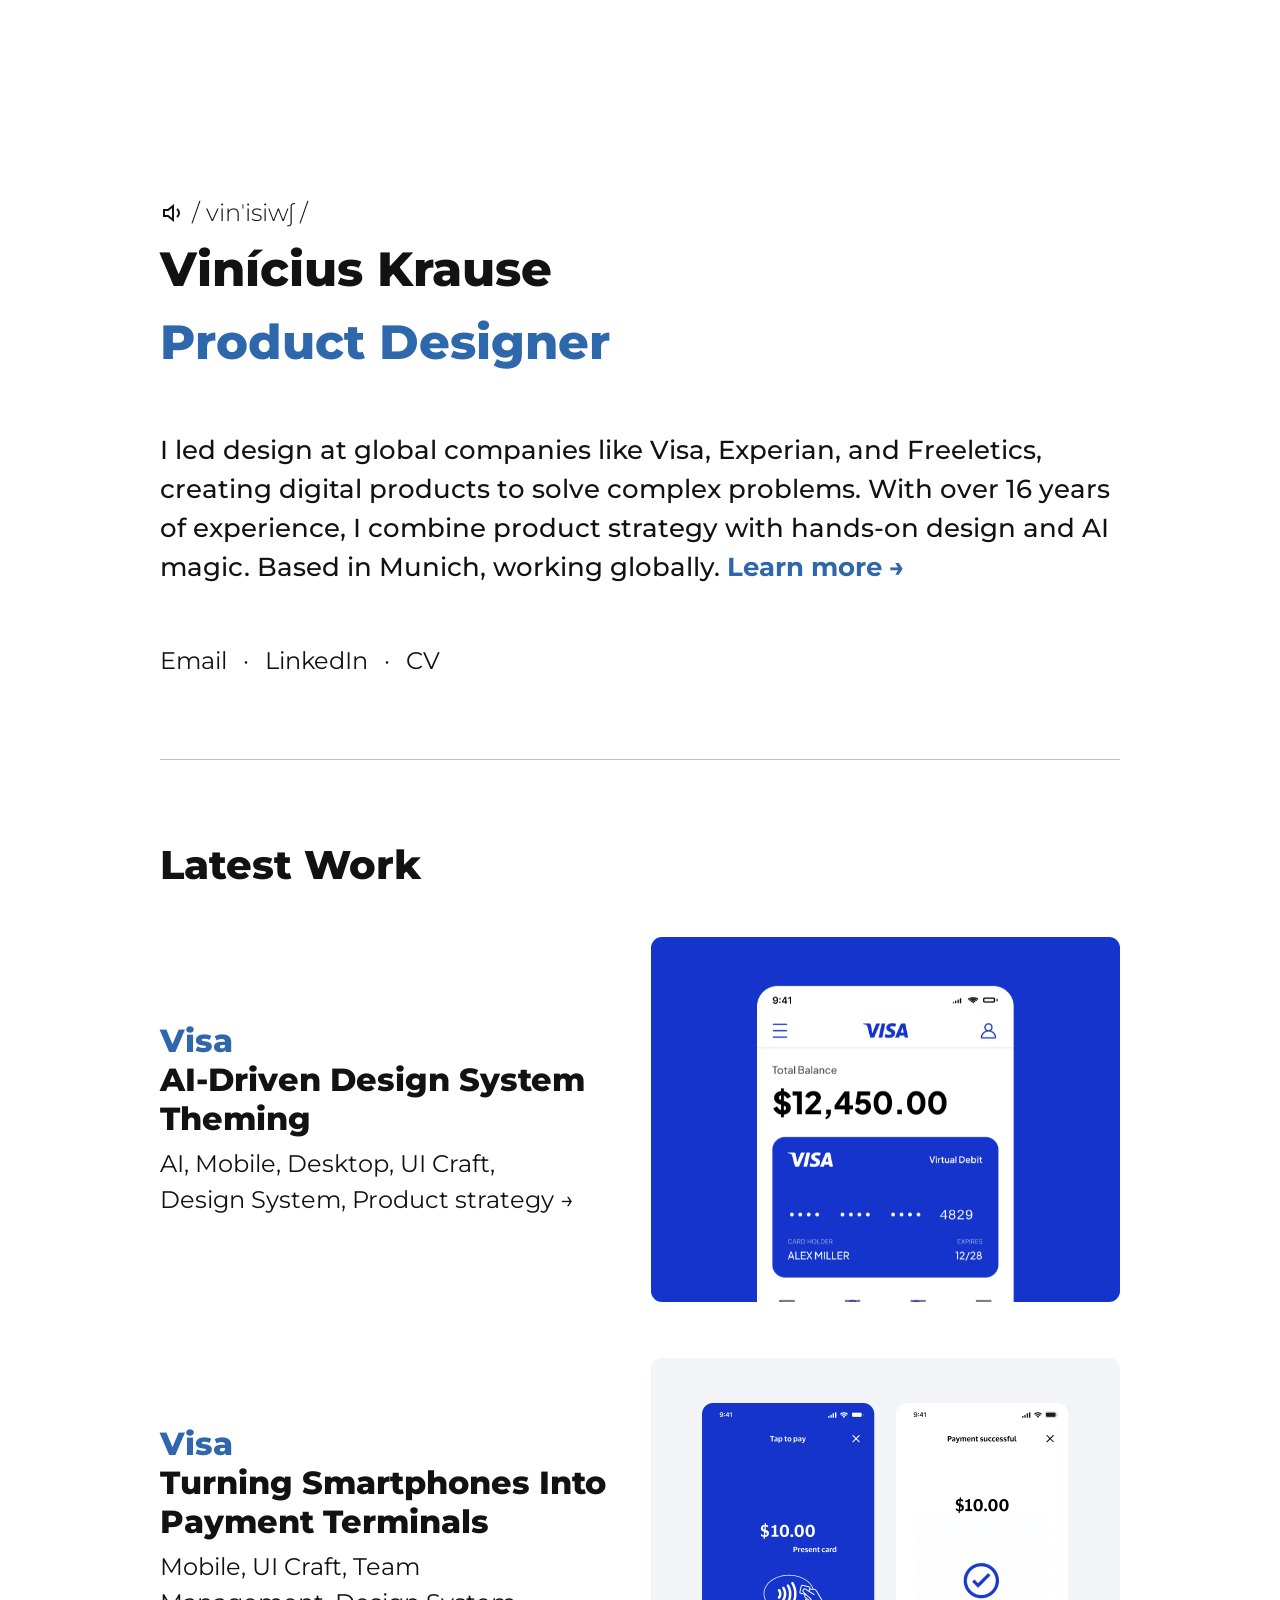
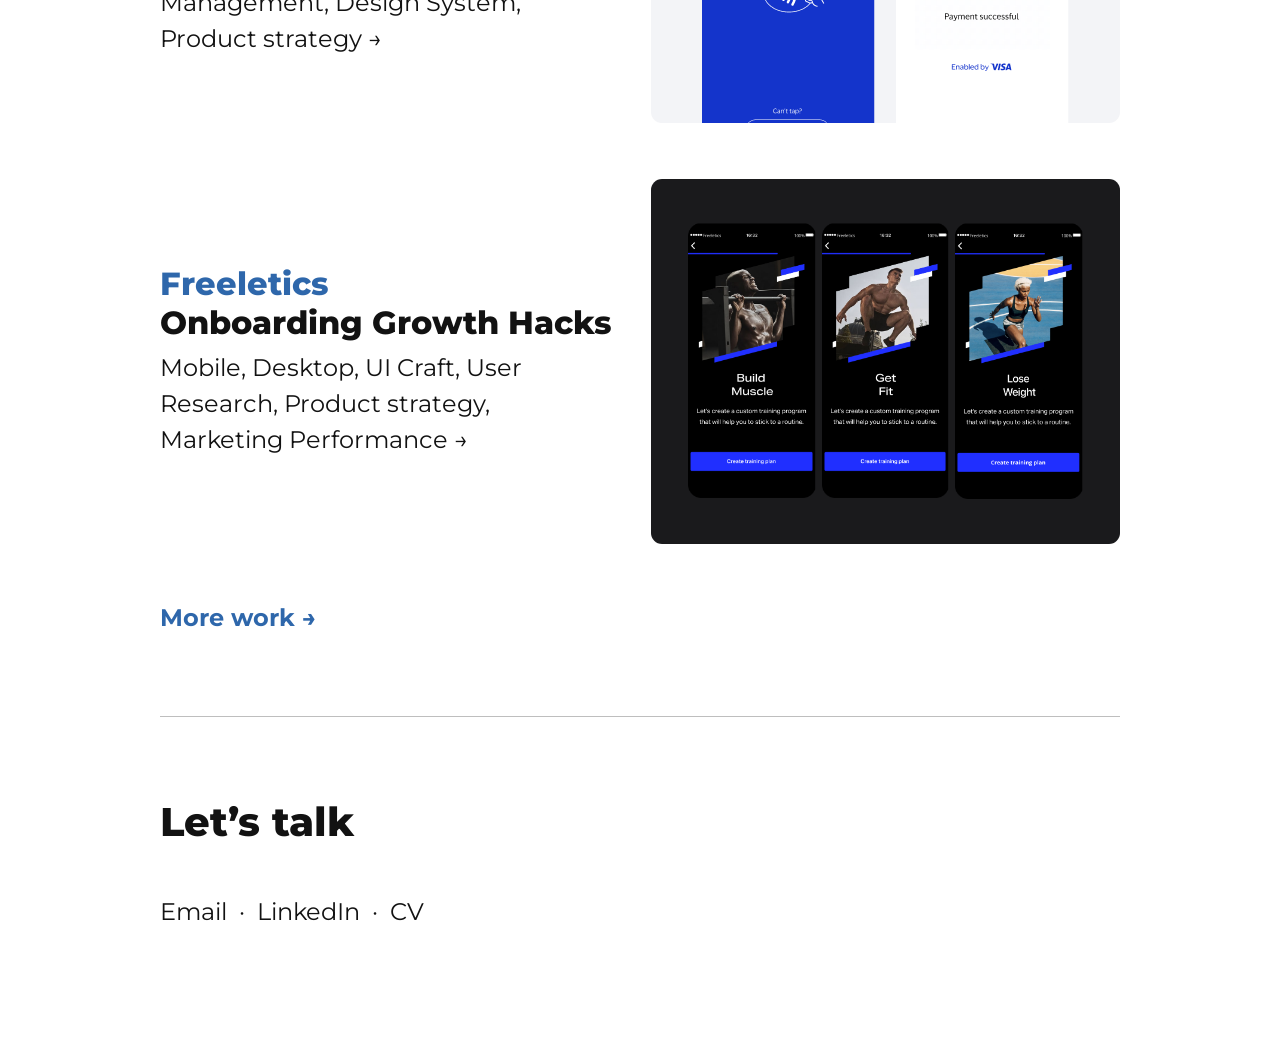
<file: index.html>
<!DOCTYPE html>
<html lang="en">
<head>
  <meta charset="UTF-8">
  <meta name="viewport" content="width=device-width, initial-scale=1">
  <title>Vinícius Krause — Product Designer</title>
  <meta name="description" content="Portfolio of Vinícius Krause, a Brazilian Product Designer based in Munich.">
  <link rel="icon" href="assets/site-icon.png">
  <link rel="preconnect" href="https://fonts.googleapis.com">
  <link rel="preconnect" href="https://fonts.gstatic.com" crossorigin>
  <link href="https://fonts.googleapis.com/css2?family=Montserrat:wght@300;400;500;700;800&display=swap" rel="stylesheet">
  <link rel="stylesheet" href="styles.css">
</head>
<body>
  <main class="page">
    <header class="intro">
      <div class="identity">
        <button class="pronunciation" type="button" aria-label="Hear how to pronounce Vinícius Krause">
          <img src="assets/volume.svg" width="24" height="24" alt="">
          <span>/ vinˈisiwʃ /</span>
        </button>
        <audio id="name-audio" src="assets/name.m4a" preload="none"></audio>
        <div class="name-row">
          <div class="name-text">
            <h1 class="title-1">Vinícius Krause</h1>
            <p class="title-1 role">Product Designer</p>
          </div>
        </div>
      </div>

      <p class="bio body">I led design at global companies like Visa, Experian, and Freeletics, creating digital products to solve complex problems. With over 16 years of experience, I combine product strategy with hands-on design and AI magic. Based in Munich, working globally. <a href="about.html">Learn&nbsp;more&nbsp;→</a></p>

      <nav class="contact-links contact-links--wide" aria-label="Contact">
        <a class="body" href="mailto:kr.vinicius@gmail.com">Email</a>
        <span class="dot" aria-hidden="true">·</span>
        <a class="body" href="https://www.linkedin.com/in/viniciuskrause/" target="_blank" rel="noopener">LinkedIn</a>
        <span class="dot" aria-hidden="true">·</span>
        <a class="body" href="assets/vinicius-krause-cv.pdf" download="Vinícius Krause - CV.pdf">CV</a>
      </nav>
    </header>

    <section class="section work" aria-labelledby="work-title">
      <h2 class="title-2" id="work-title">Latest Work</h2>

      <ul class="projects">
        <li>
          <a class="project" href="visa-brands.html">
            <div class="project-text">
              <h3 class="title-3"><span class="client">Visa</span> AI-Driven Design System Theming</h3>
              <p class="body project-tags">AI, Mobile, Desktop, UI Craft, Design System, Product strategy&nbsp;→</p>
            </div>
            <div class="project-media project-media--visa-theming">
              <div class="flip-card">
                <img class="flip-card-face" src="assets/work-visa-theming.png" alt="Visa-themed banking app home screen">
                <img class="flip-card-face flip-card-back" src="assets/work-visa-theming-2.png" alt="The same app themed for the Aries brand">
              </div>
            </div>
          </a>
        </li>
        <li>
          <a class="project" href="visa-accept.html">
            <div class="project-text">
              <h3 class="title-3"><span class="client">Visa</span> Turning Smartphones Into Payment Terminals</h3>
              <p class="body project-tags">Mobile, UI Craft, Team Management, Design System, Product strategy&nbsp;→</p>
            </div>
            <div class="project-media project-media--visa-terminals">
              <img src="assets/work-visa-terminals.png" alt="Tap to pay screen and payment successful screen">
            </div>
          </a>
        </li>
        <li>
          <a class="project" href="freeletics.html">
            <div class="project-text">
              <h3 class="title-3"><span class="client">Freeletics</span> Onboarding Growth Hacks</h3>
              <p class="body project-tags">Mobile, Desktop, UI Craft, User Research, Product strategy, Marketing Performance&nbsp;→</p>
            </div>
            <div class="project-media project-media--freeletics">
              <img src="assets/work-freeletics-1.png" alt="Freeletics onboarding screen: Build Muscle">
              <img src="assets/work-freeletics-2.png" alt="Freeletics onboarding screen: Get Fit">
              <img src="assets/work-freeletics-3.png" alt="Freeletics onboarding screen: Lose Weight">
            </div>
          </a>
        </li>
      </ul>

      <a class="body more-work" href="work.html">More work →</a>
    </section>

    <footer class="section footer">
      <h2 class="title-2">Let’s talk</h2>
      <nav class="contact-links" aria-label="Contact">
        <a class="body" href="mailto:kr.vinicius@gmail.com">Email</a>
        <span class="dot" aria-hidden="true">·</span>
        <a class="body" href="https://www.linkedin.com/in/viniciuskrause/" target="_blank" rel="noopener">LinkedIn</a>
        <span class="dot" aria-hidden="true">·</span>
        <a class="body" href="assets/vinicius-krause-cv.pdf" download="Vinícius Krause - CV.pdf">CV</a>
      </nav>
    </footer>
  </main>
  <script>
    // Plays the pronunciation of the name
    const nameAudio = document.getElementById('name-audio');
    document.querySelector('.pronunciation').addEventListener('click', () => {
      nameAudio.currentTime = 0;
      nameAudio.play();
    });
  </script>
</body>
</html>
</file>
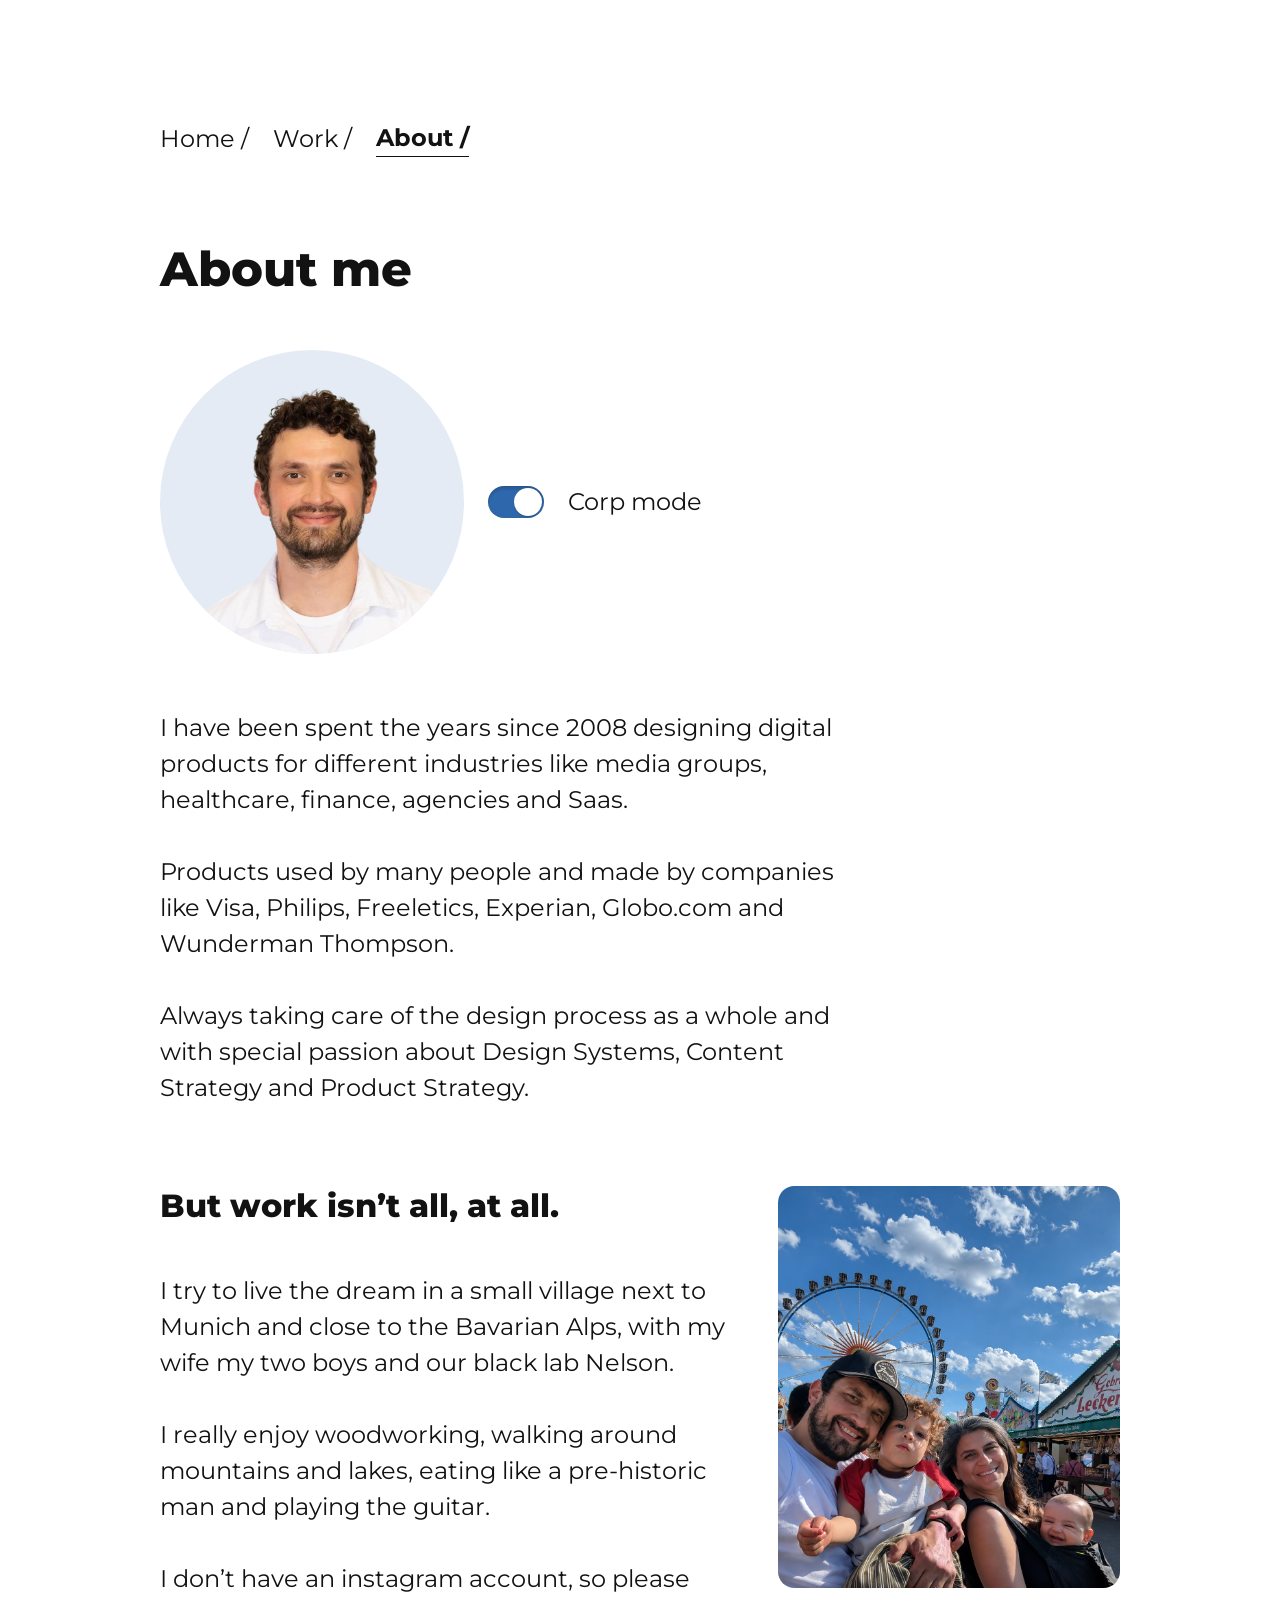
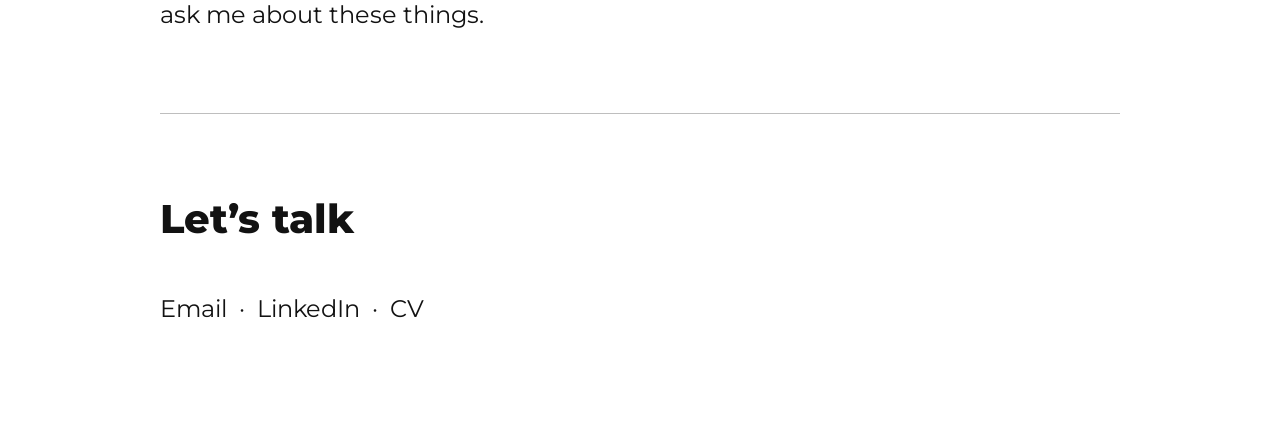
<file: about.html>
<!DOCTYPE html>
<html lang="en">
<head>
  <meta charset="UTF-8">
  <meta name="viewport" content="width=device-width, initial-scale=1">
  <title>About — Vinícius Krause</title>
  <meta name="description" content="About Vinícius Krause, a Brazilian Product Designer based in Munich.">
  <link rel="icon" href="assets/site-icon.png">
  <link rel="preconnect" href="https://fonts.googleapis.com">
  <link rel="preconnect" href="https://fonts.gstatic.com" crossorigin>
  <link href="https://fonts.googleapis.com/css2?family=Montserrat:wght@300;400;500;700;800&display=swap" rel="stylesheet">
  <link rel="stylesheet" href="styles.css">
</head>
<body>
  <main class="page">
    <nav class="breadcrumb body" aria-label="Breadcrumb">
      <a href="index.html">Home /</a>
      <a href="work.html">Work /</a>
      <a class="breadcrumb-current" href="about.html" aria-current="page">About /</a>
    </nav>

    <div class="title-block">
      <h1 class="title-1">About me</h1>

      <div class="photo-toggle">
        <div class="photo-toggle-photo">
          <img class="photo-corp" src="assets/about-portrait-corp.png" alt="Vinícius Krause">
          <img class="photo-casual" src="assets/about-portrait-casual.png" alt="Vinícius Krause">
        </div>
        <button class="corp-toggle body" type="button" aria-pressed="true">
          <span class="corp-toggle-track" aria-hidden="true"><span class="corp-toggle-knob"></span></span>
          Corp mode
        </button>
      </div>

      <div class="prose body about-intro">
        <p>I have been spent the years since 2008 designing digital products for different industries like media groups, healthcare, finance, agencies and Saas.</p>
        <p>Products used by many people and made by companies like Visa, Philips, Freeletics, Experian, Globo.com and Wunderman Thompson.</p>
        <p>Always taking care of the design process as a whole and with special passion about Design Systems, Content Strategy and Product Strategy.</p>
      </div>
    </div>

    <section class="about-life" aria-labelledby="life-title">
      <div class="about-life-text">
        <h2 class="title-3" id="life-title">But work isn’t all, at all.</h2>
        <div class="prose body">
          <p>I try to live the dream in a small village next to Munich and close to the Bavarian Alps, with my wife my two boys and our black lab Nelson.</p>
          <p>I really enjoy woodworking, walking around mountains and lakes, eating like a pre-historic man and playing the guitar.</p>
          <p>I don’t have an instagram account, so please ask me about these things.</p>
        </div>
      </div>
      <img class="about-life-photo" src="assets/about-family.png" alt="Vinícius with his family at a fair">
    </section>

    <footer class="section footer">
      <h2 class="title-2">Let’s talk</h2>
      <nav class="contact-links" aria-label="Contact">
        <a class="body" href="mailto:kr.vinicius@gmail.com">Email</a>
        <span class="dot" aria-hidden="true">·</span>
        <a class="body" href="https://www.linkedin.com/in/viniciuskrause/" target="_blank" rel="noopener">LinkedIn</a>
        <span class="dot" aria-hidden="true">·</span>
        <a class="body" href="assets/vinicius-krause-cv.pdf" download="Vinícius Krause - CV.pdf">CV</a>
      </nav>
    </footer>
  </main>

  <script>
    // Corp mode: swaps the portrait between the corporate and casual photo
    const toggle = document.querySelector('.corp-toggle');
    const photoToggle = document.querySelector('.photo-toggle');
    toggle.addEventListener('click', () => {
      const on = toggle.getAttribute('aria-pressed') !== 'true';
      toggle.setAttribute('aria-pressed', on);
      photoToggle.classList.toggle('is-casual', !on);
    });
  </script>
</body>
</html>
</file>
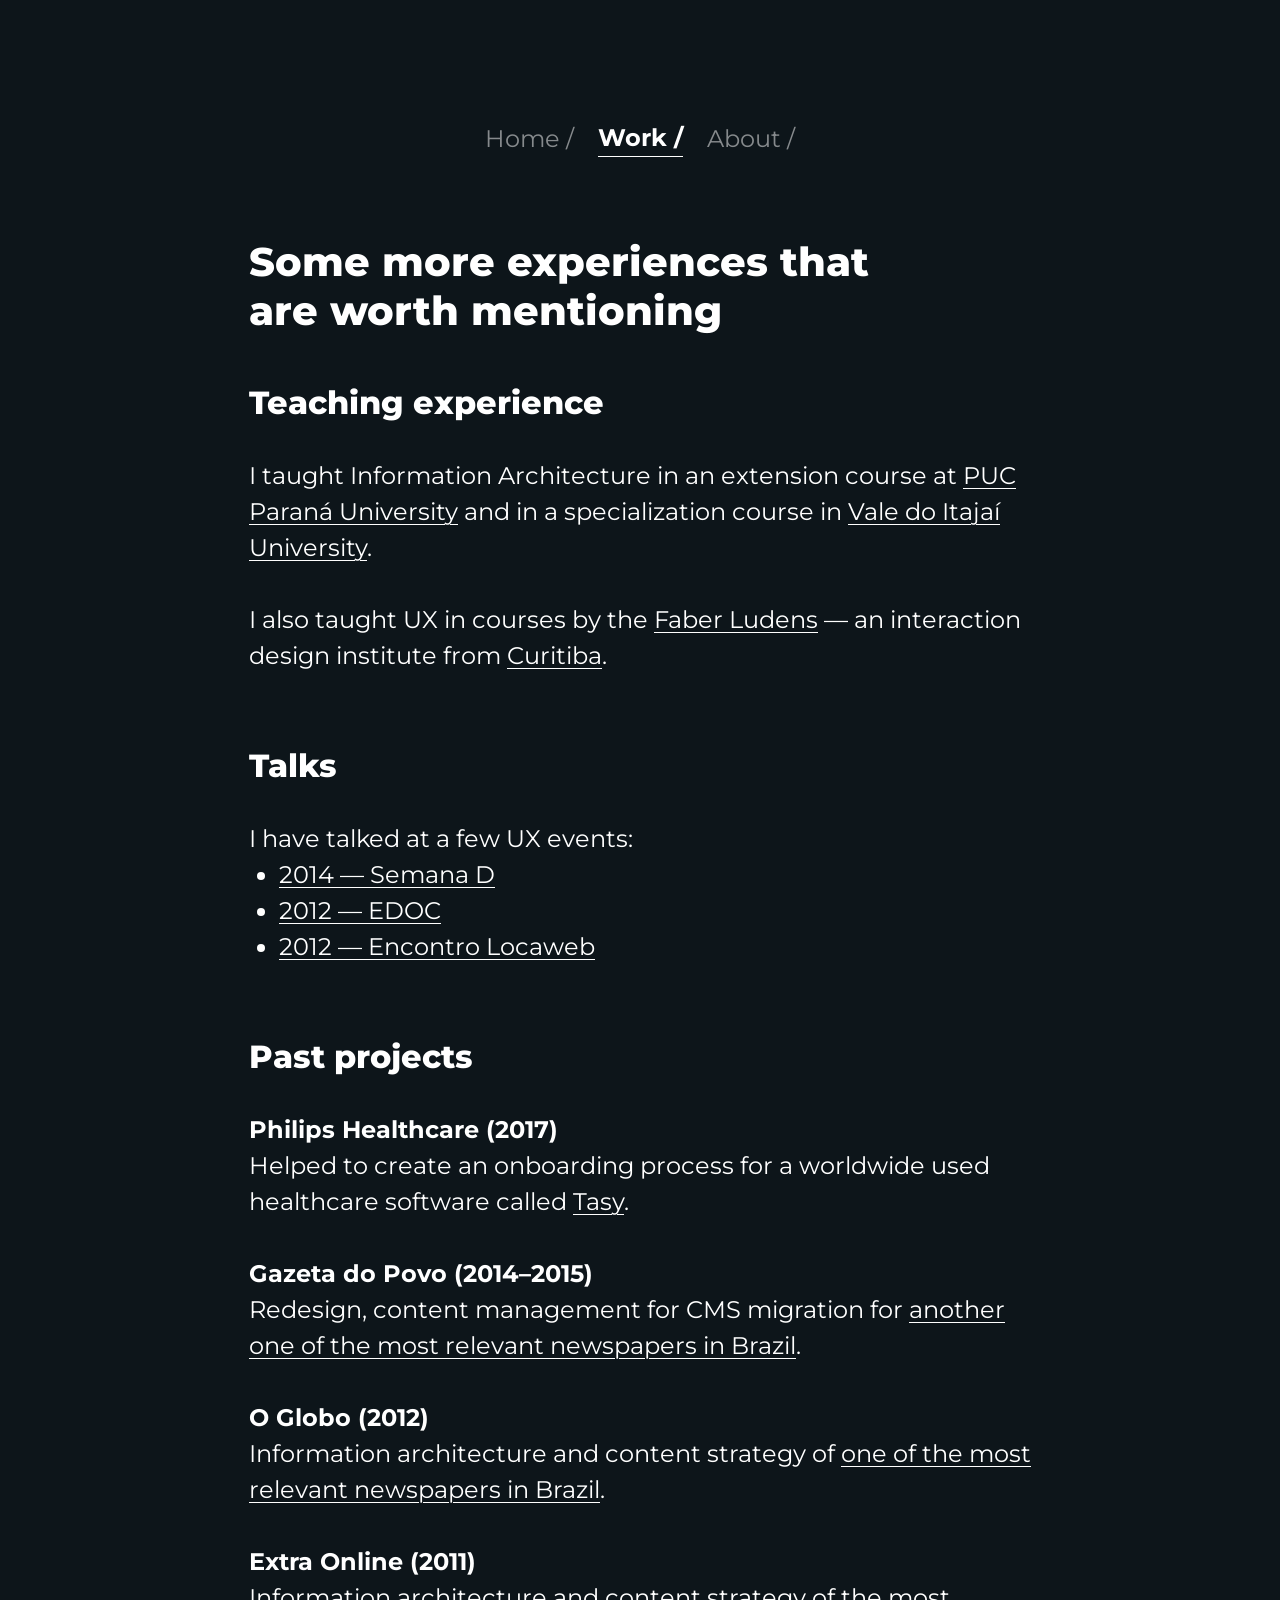
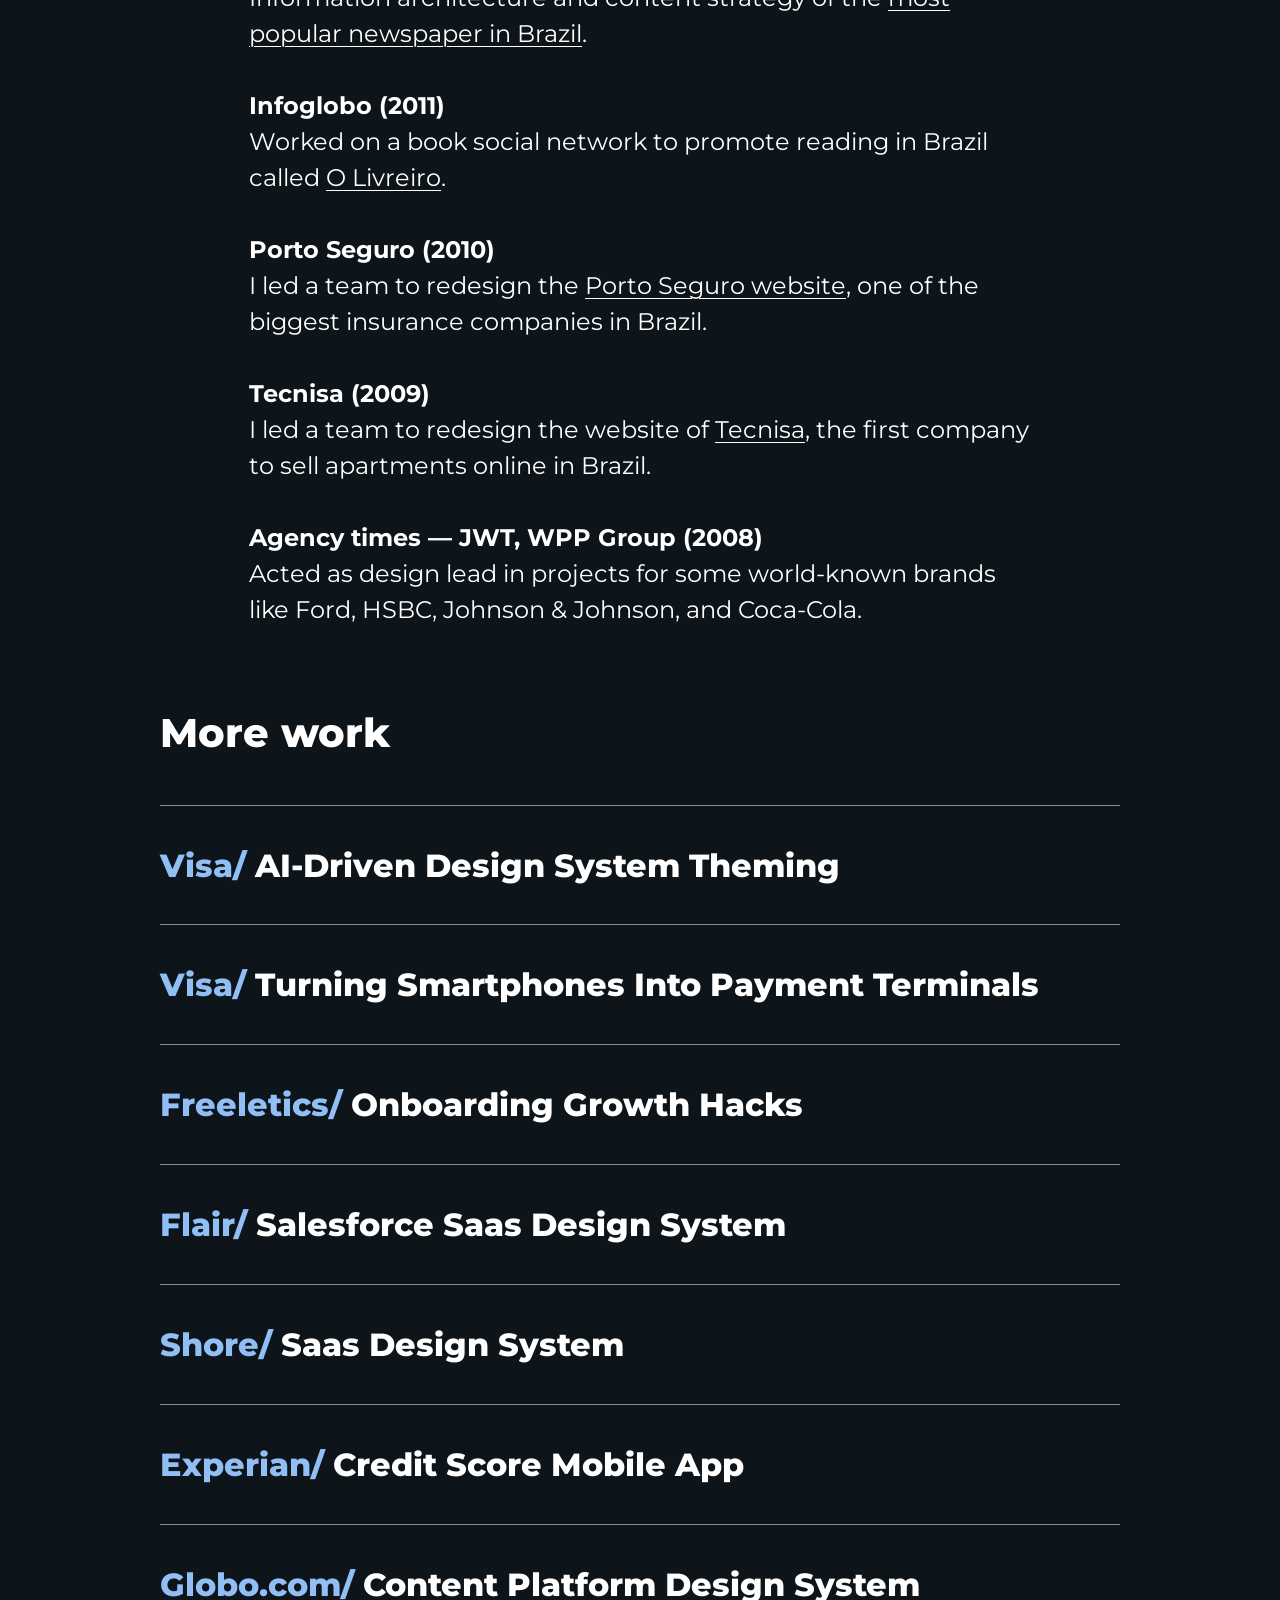
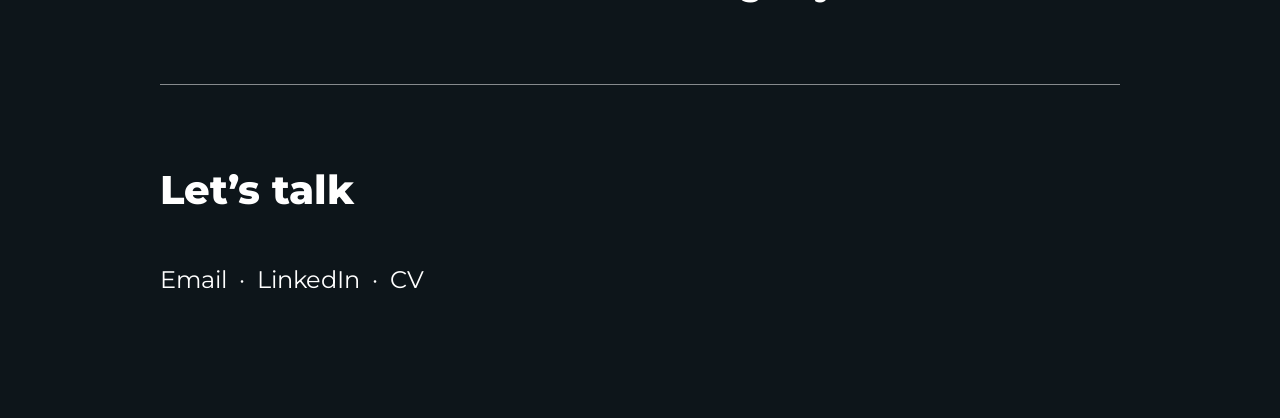
<file: archive.html>
<!DOCTYPE html>
<html lang="en">
<head>
  <meta charset="UTF-8">
  <meta name="viewport" content="width=device-width, initial-scale=1">
  <title>Some more experiences that are worth mentioning — Vinícius Krause</title>
  <meta name="description" content="Teaching, talks and past projects by Vinícius Krause.">
  <link rel="icon" href="assets/site-icon.png">
  <link rel="preconnect" href="https://fonts.googleapis.com">
  <link rel="preconnect" href="https://fonts.gstatic.com" crossorigin>
  <link href="https://fonts.googleapis.com/css2?family=Montserrat:wght@300;400;500;700;800&display=swap" rel="stylesheet">
  <link rel="stylesheet" href="styles.css">
</head>
<body class="theme-dark">
  <main class="case">
    <nav class="breadcrumb breadcrumb--center body" aria-label="Breadcrumb">
      <a href="index.html">Home /</a>
      <a class="breadcrumb-current" href="work.html">Work /</a>
      <a href="about.html">About /</a>
    </nav>

    <article class="case-article">
      <h1 class="title-2 case-title">Some more experiences that are worth mentioning</h1>

      <div class="case-body body">
        <section>
          <h2 class="title-3">Teaching experience</h2>
          <p>I taught Information Architecture in an extension course at <a href="http://www.pucpr.br/index.php" target="_blank" rel="noopener">PUC Paraná University</a> and in a specialization course in <a href="https://www.univali.br/Paginas/default.aspx" target="_blank" rel="noopener">Vale do Itajaí University</a>.</p>
          <p>I also taught UX in courses by the <a href="http://faberludens.com.br/" target="_blank" rel="noopener">Faber Ludens</a> — an interaction design institute from <a href="https://goo.gl/maps/CZW5s9aiQBeoQsqB9" target="_blank" rel="noopener">Curitiba</a>.</p>
        </section>

        <section>
          <h2 class="title-3">Talks</h2>
          <div>
            <p>I have talked at a few UX events:</p>
            <ul>
              <li><a href="http://www.semanad.com.br/" target="_blank" rel="noopener">2014 — Semana D</a></li>
              <li><a href="http://www.indexeventos.com.br/evento/3/e-doc-2012-curitiba" target="_blank" rel="noopener">2012 — EDOC</a></li>
              <li><a href="http://eventos.locaweb.com.br/" target="_blank" rel="noopener">2012 — Encontro Locaweb</a></li>
            </ul>
          </div>
        </section>

        <section>
          <h2 class="title-3">Past projects</h2>
          <p><strong>Philips Healthcare (2017)</strong><br>Helped to create an onboarding process for a worldwide used healthcare software called <a href="https://www.philips.com.br/healthcare/product/HCNOCTN306/tasy" target="_blank" rel="noopener">Tasy</a>.</p>
          <p><strong>Gazeta do Povo (2014–2015)</strong><br>Redesign, content management for CMS migration for <a href="https://www.gazetadopovo.com.br/" target="_blank" rel="noopener">another one of the most relevant newspapers in Brazil</a>.</p>
          <p><strong>O Globo (2012)</strong><br>Information architecture and content strategy of <a href="https://oglobo.globo.com/" target="_blank" rel="noopener">one of the most relevant newspapers in Brazil</a>.</p>
          <p><strong>Extra Online (2011)</strong><br>Information architecture and content strategy of the <a href="https://extra.globo.com/" target="_blank" rel="noopener">most popular newspaper in Brazil</a>.</p>
          <p><strong>Infoglobo (2011)</strong><br>Worked on a book social network to promote reading in Brazil called <a href="https://www.behance.net/gallery/754504/O-Livreiro-Infoglobo" target="_blank" rel="noopener">O Livreiro</a>.</p>
          <p><strong>Porto Seguro (2010)</strong><br>I led a team to redesign the <a href="https://www.portoseguro.com.br/" target="_blank" rel="noopener">Porto Seguro website</a>, one of the biggest insurance companies in Brazil.</p>
          <p><strong>Tecnisa (2009)</strong><br>I led a team to redesign the website of <a href="https://www.behance.net/gallery/135077/Tecnisa-primeiro-portal-de-vendas-pela-internet" target="_blank" rel="noopener">Tecnisa</a>, the first company to sell apartments online in Brazil.</p>
          <p><strong>Agency times — JWT, WPP Group (2008)</strong><br>Acted as design lead in projects for some world-known brands like Ford, HSBC, Johnson &amp; Johnson, and Coca-Cola.</p>
        </section>
      </div>
    </article>

    <div class="case-end">
      <nav class="case-more" aria-labelledby="more-work-title">
        <h2 class="title-2" id="more-work-title">More work</h2>
        <ul class="work-list">
          <li>
            <a class="title-3" href="visa-brands.html">
              <span class="client">Visa</span> AI-Driven Design System Theming
            </a>
          </li>
          <li>
            <a class="title-3" href="visa-accept.html">
              <span class="client">Visa</span> Turning Smartphones Into Payment Terminals
            </a>
          </li>
          <li>
            <a class="title-3" href="freeletics.html">
              <span class="client">Freeletics</span> Onboarding Growth Hacks
            </a>
          </li>
          <li>
            <a class="title-3" href="flair.html">
              <span class="client">Flair</span> Salesforce Saas Design System
            </a>
          </li>
          <li>
            <a class="title-3" href="shore.html">
              <span class="client">Shore</span> Saas Design System
            </a>
          </li>
          <li>
            <a class="title-3" href="experian.html">
              <span class="client">Experian</span> Credit Score Mobile App
            </a>
          </li>
          <li>
            <a class="title-3" href="globo.html">
              <span class="client">Globo.com</span> Content Platform Design System
            </a>
          </li>
        </ul>
      </nav>

      <footer class="section footer">
        <h2 class="title-2">Let’s talk</h2>
        <nav class="contact-links" aria-label="Contact">
          <a class="body" href="mailto:kr.vinicius@gmail.com">Email</a>
          <span class="dot" aria-hidden="true">·</span>
          <a class="body" href="https://www.linkedin.com/in/viniciuskrause/" target="_blank" rel="noopener">LinkedIn</a>
          <span class="dot" aria-hidden="true">·</span>
          <a class="body" href="assets/vinicius-krause-cv.pdf" download="Vinícius Krause - CV.pdf">CV</a>
        </nav>
      </footer>
    </div>
  </main>
</body>
</html>
</file>
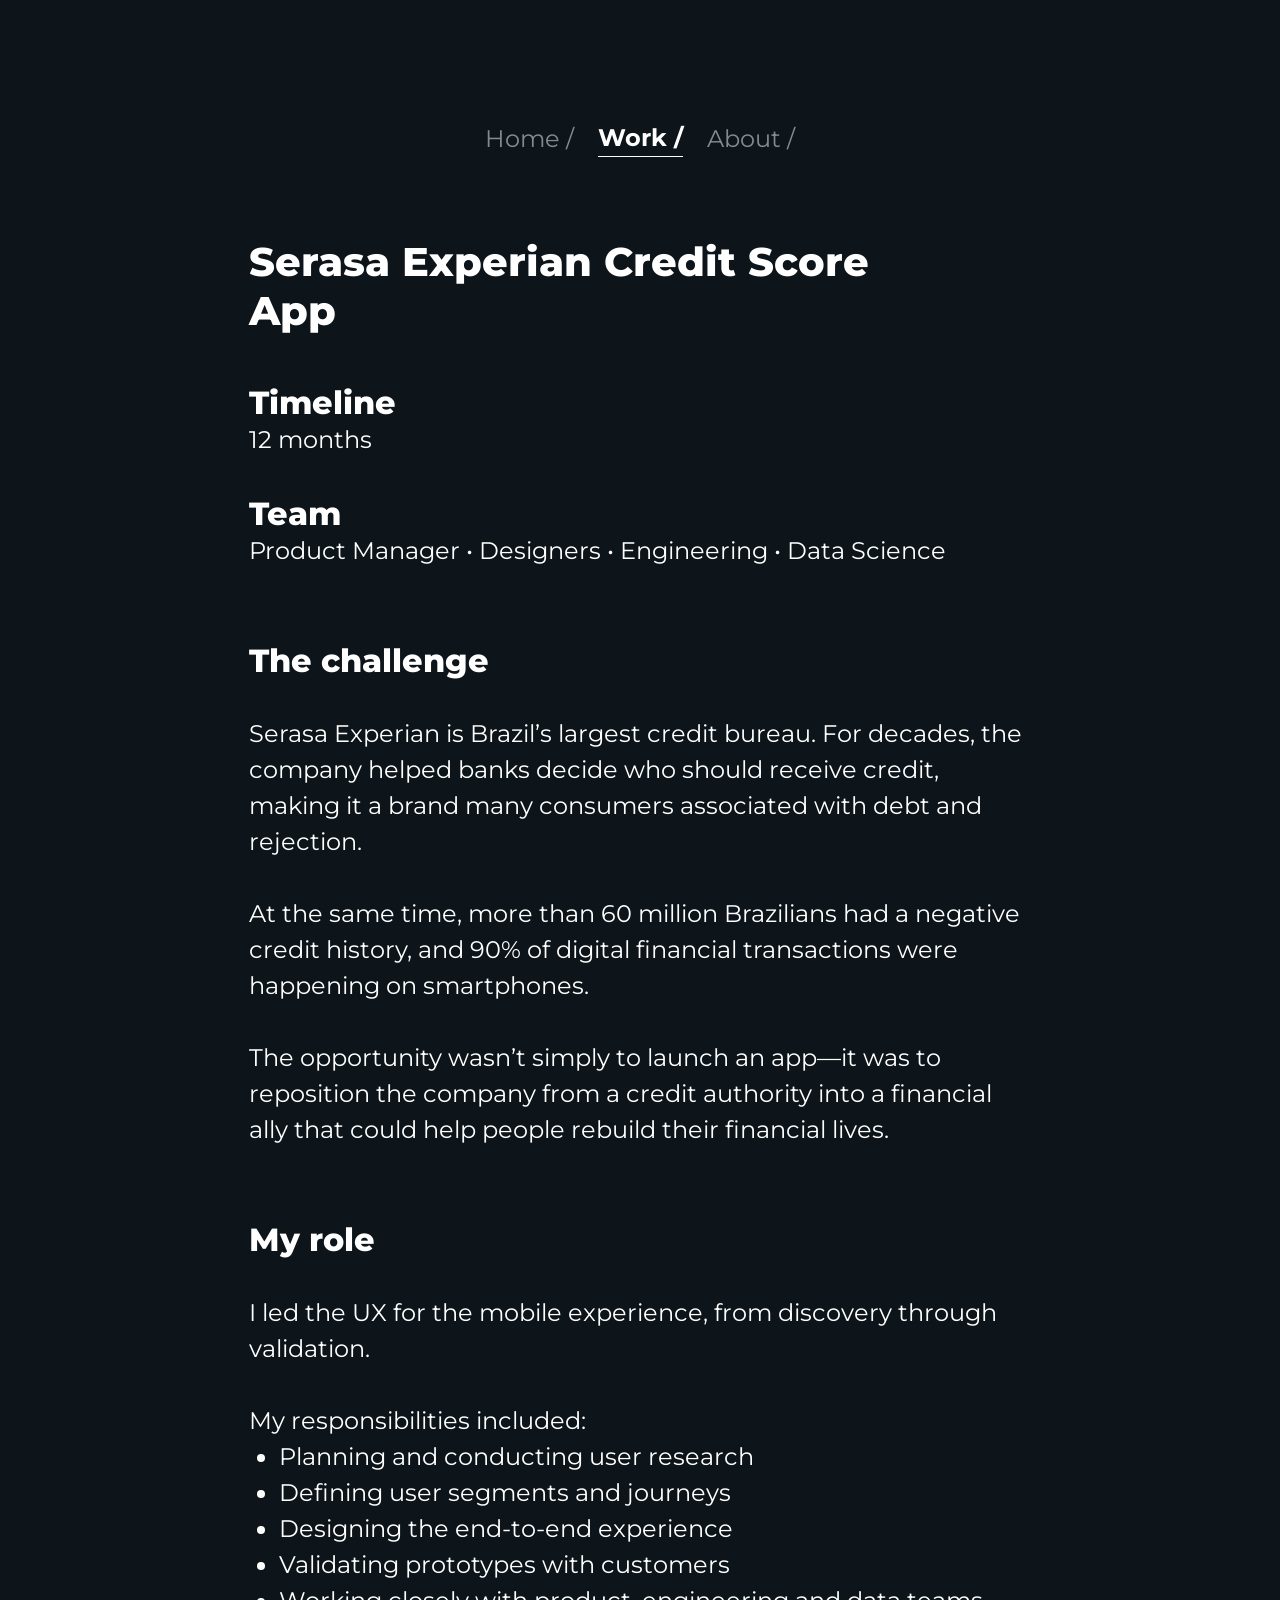
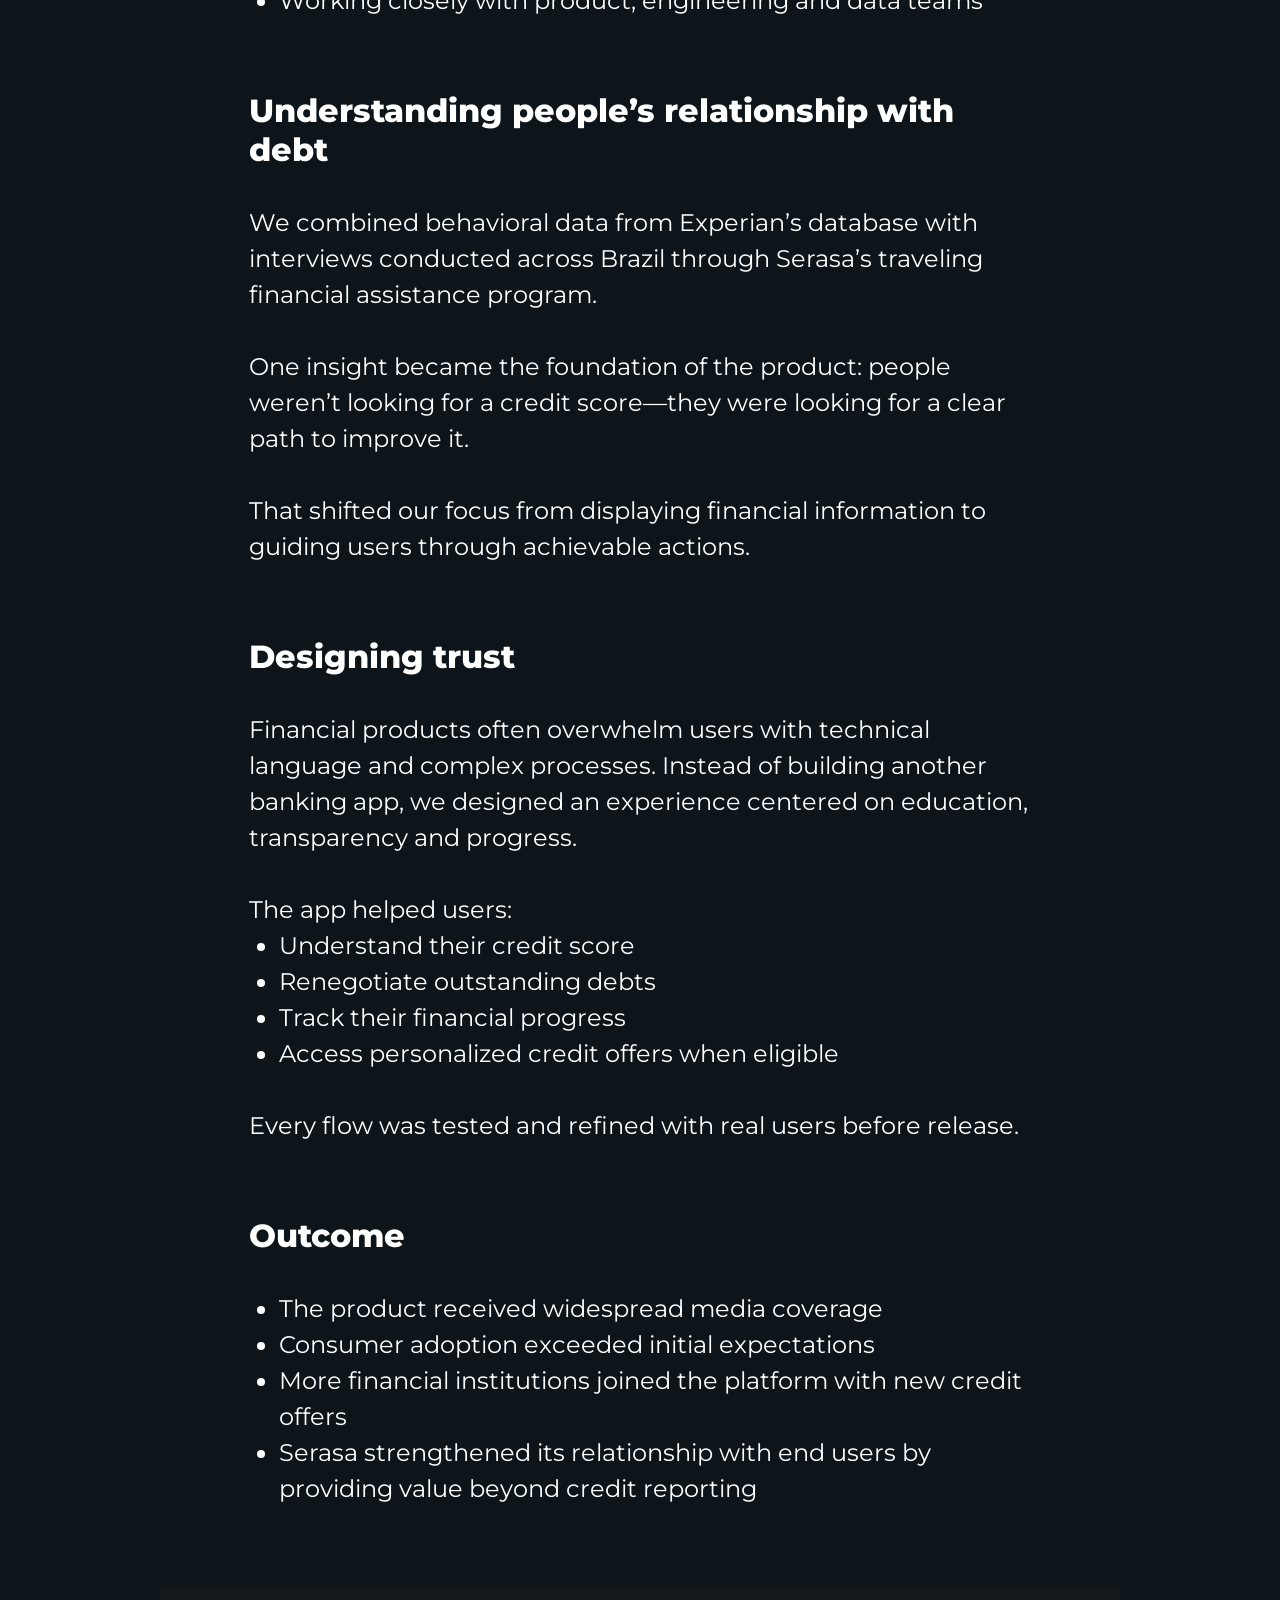
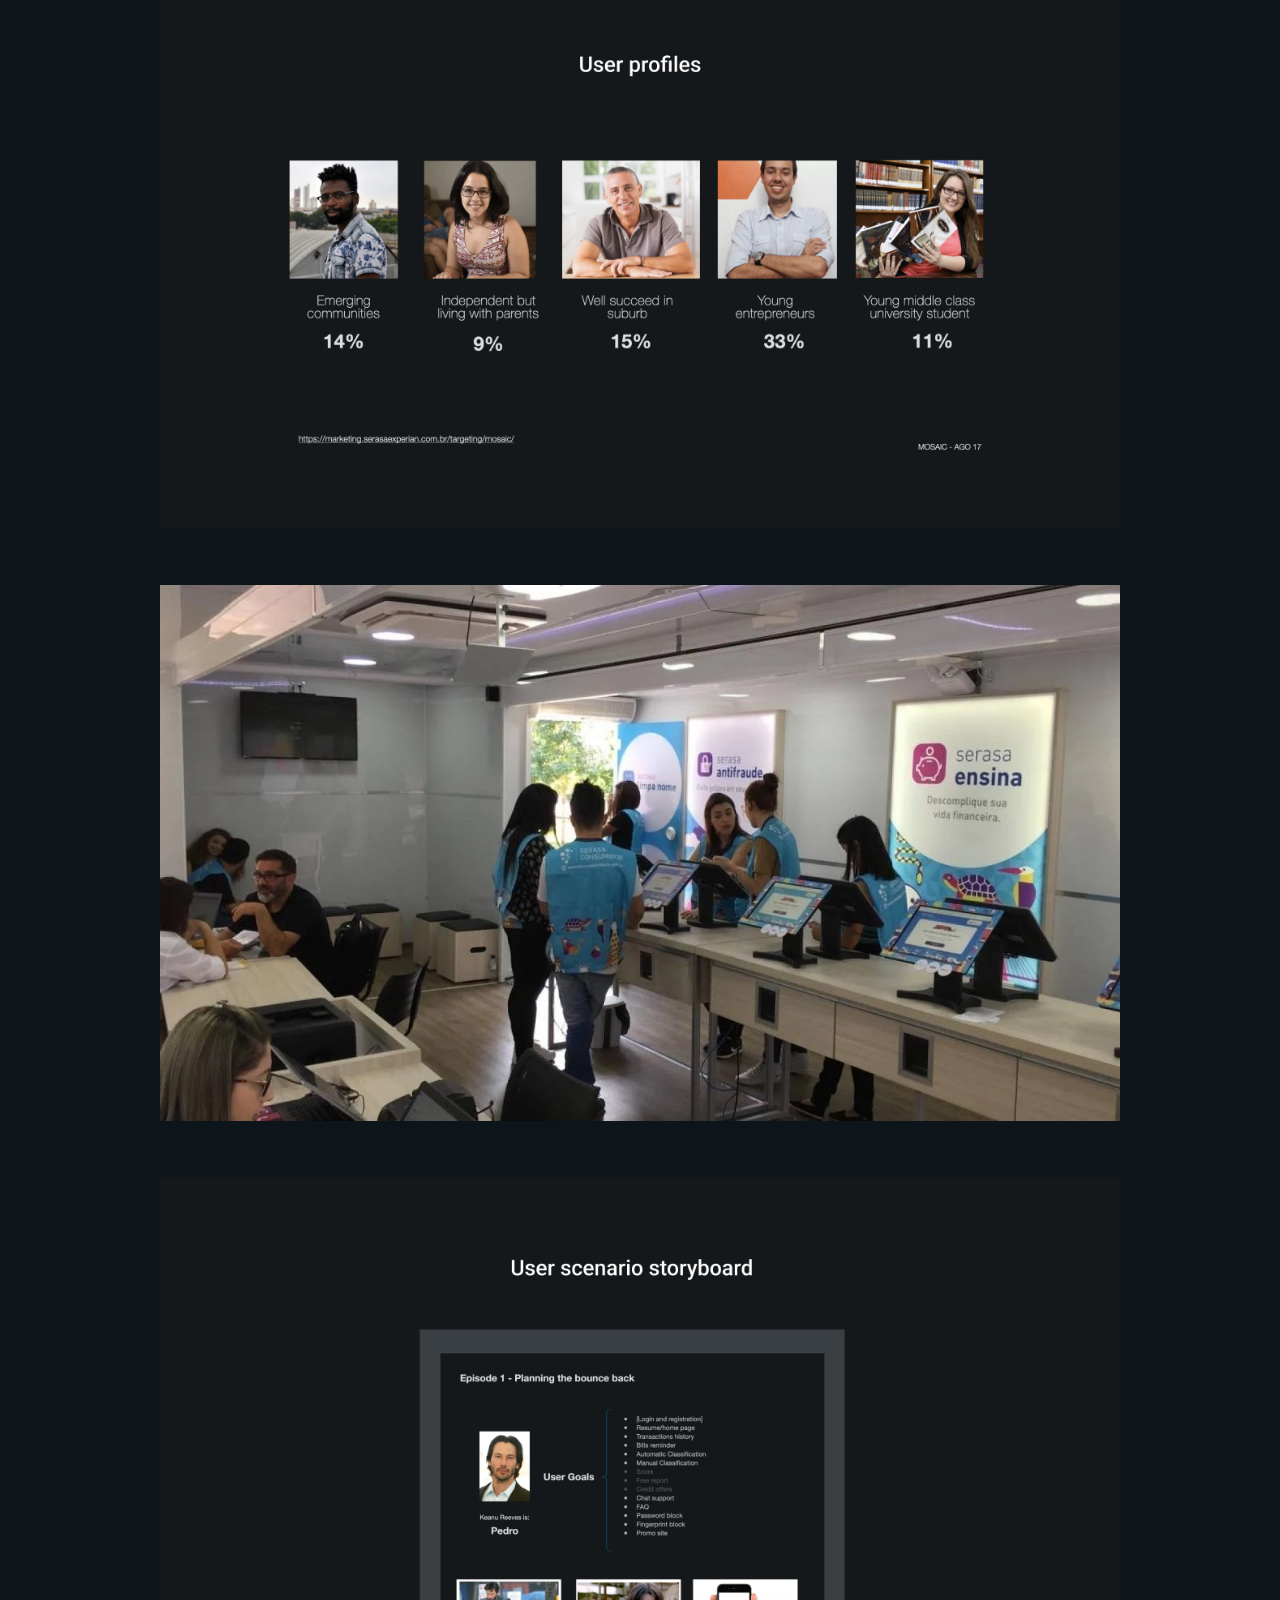
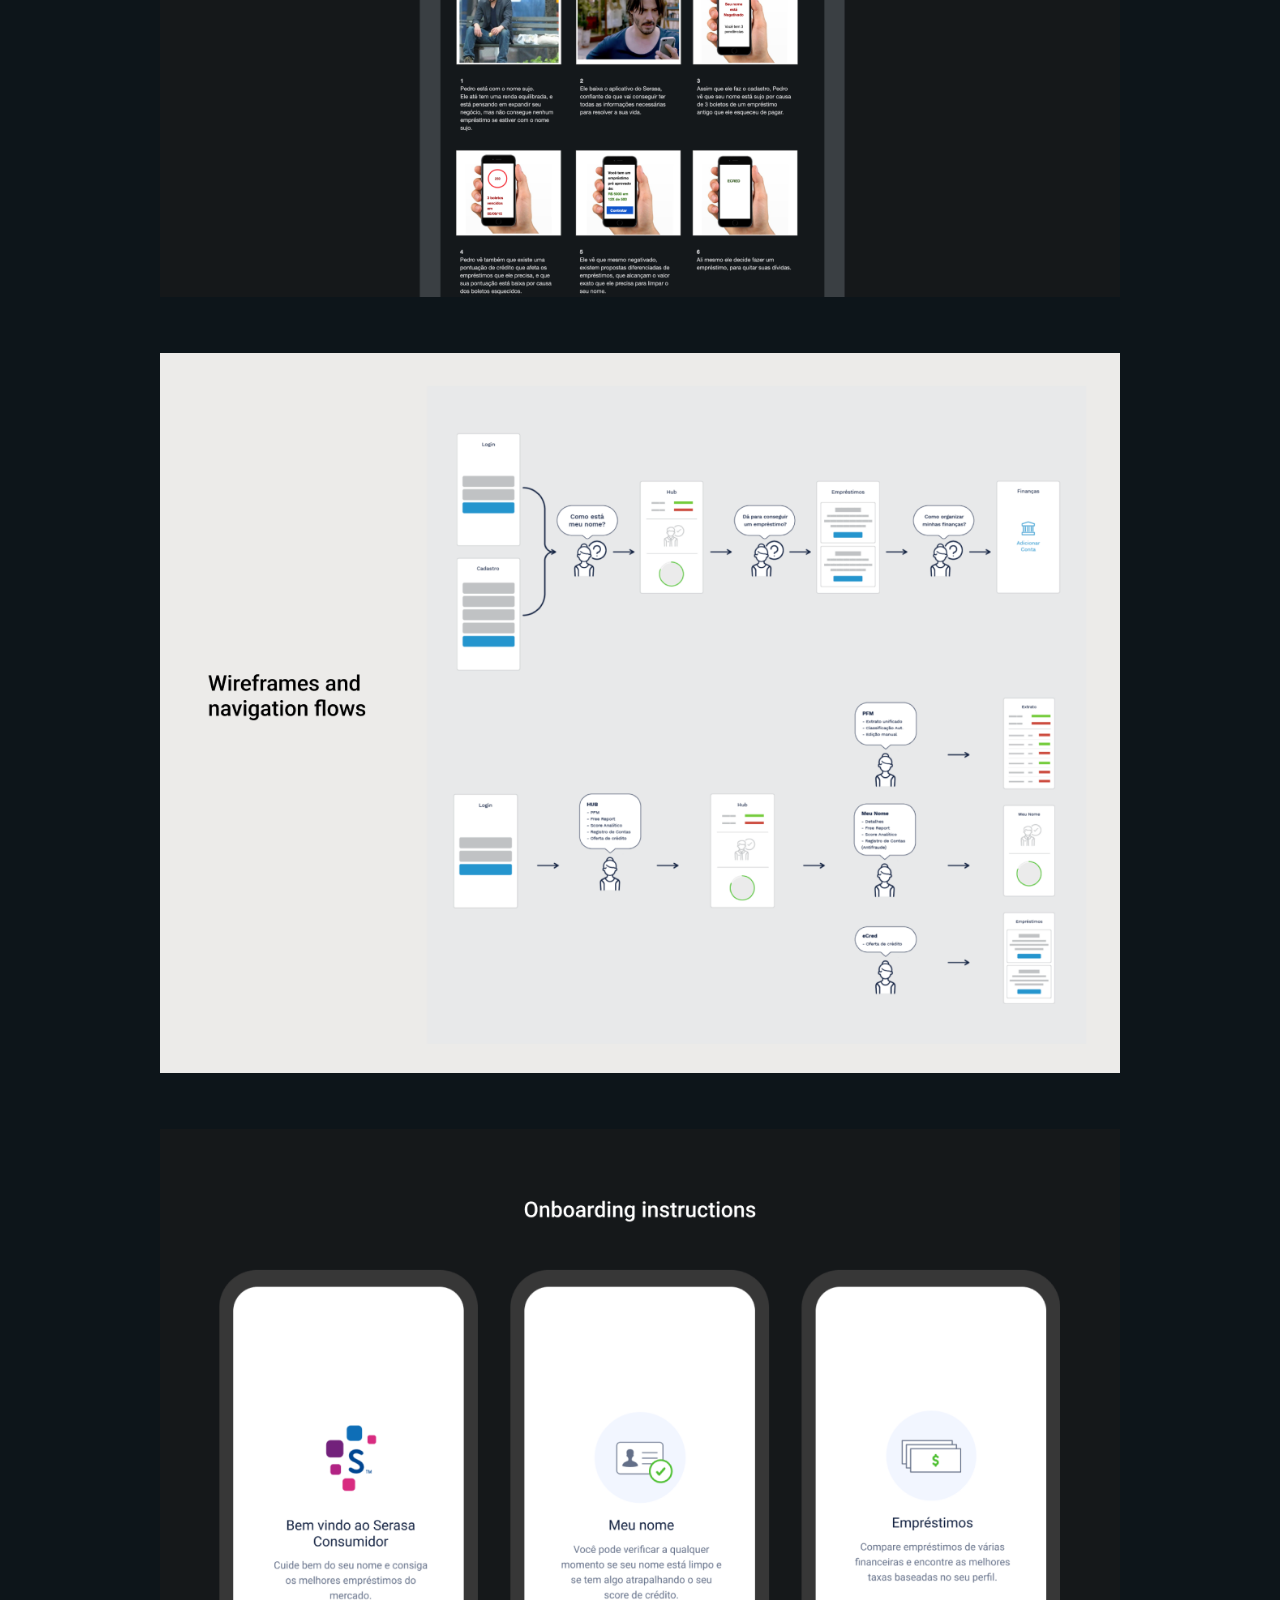
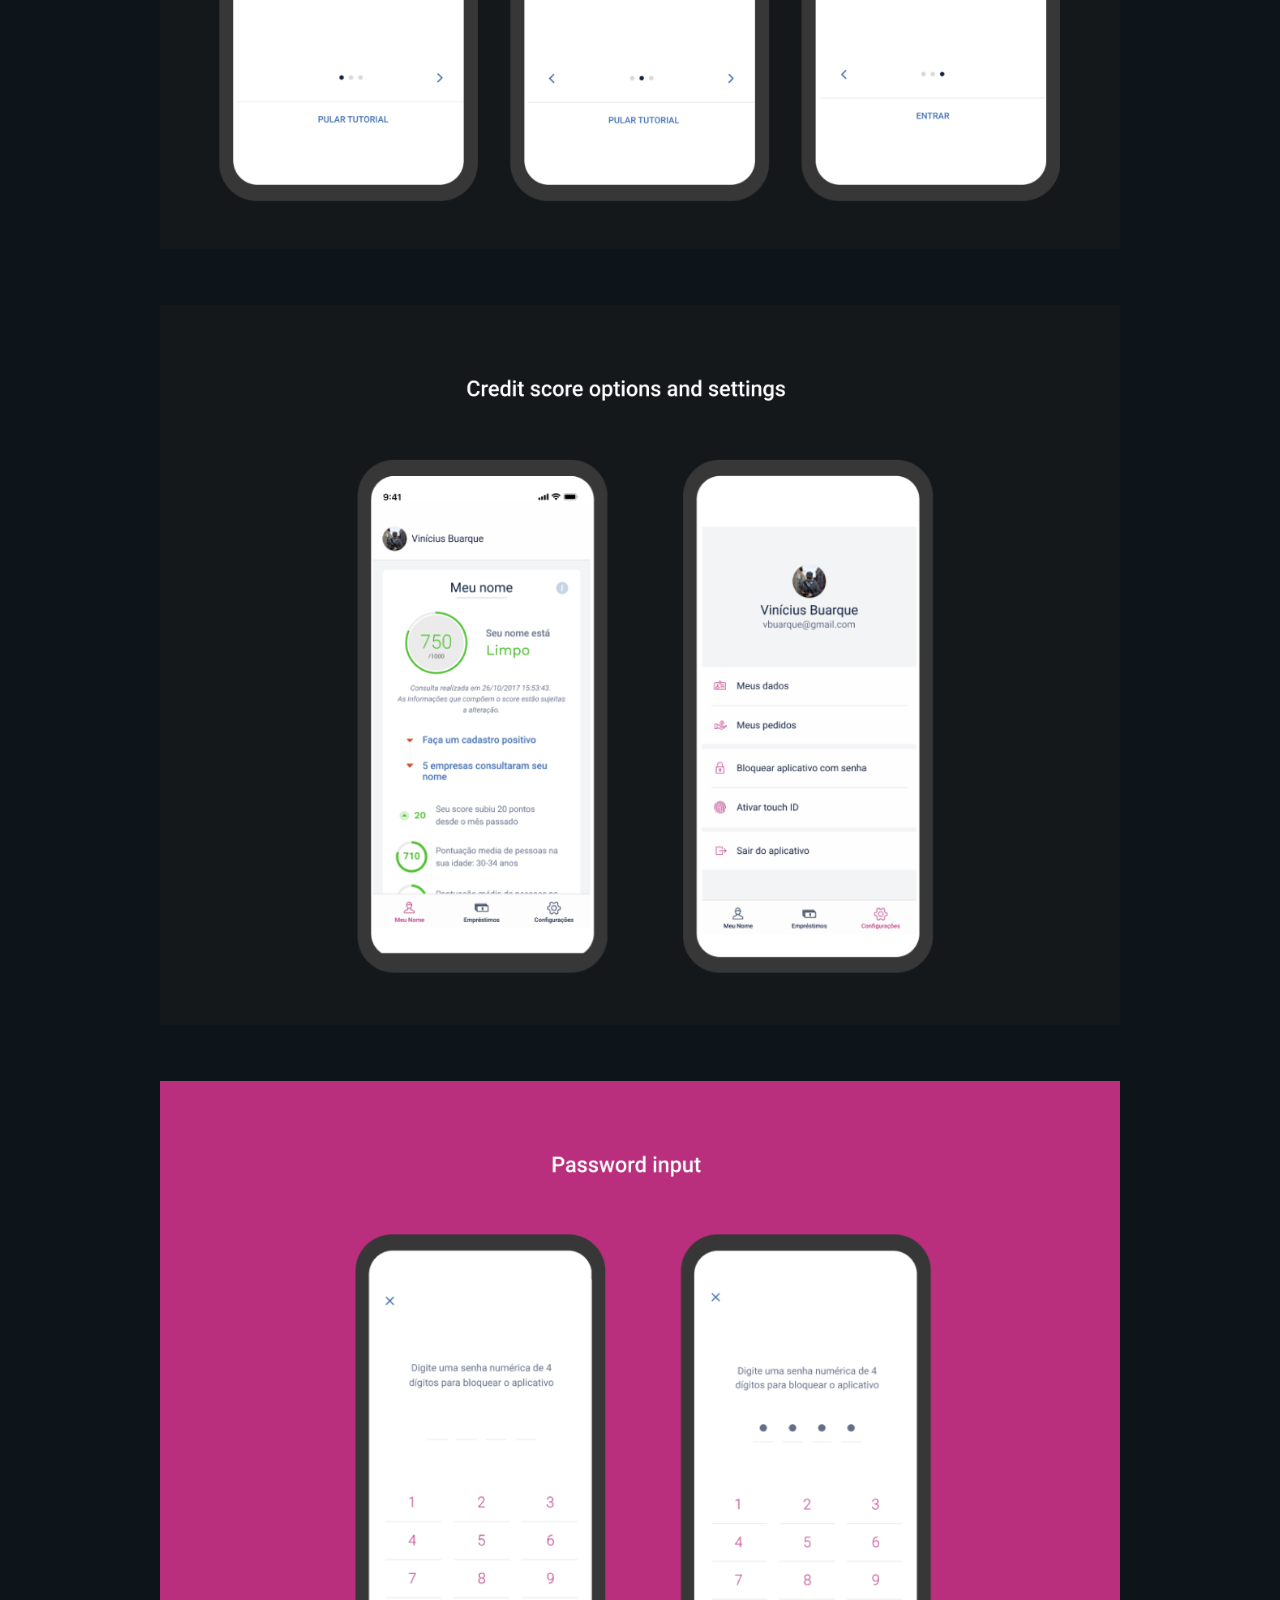
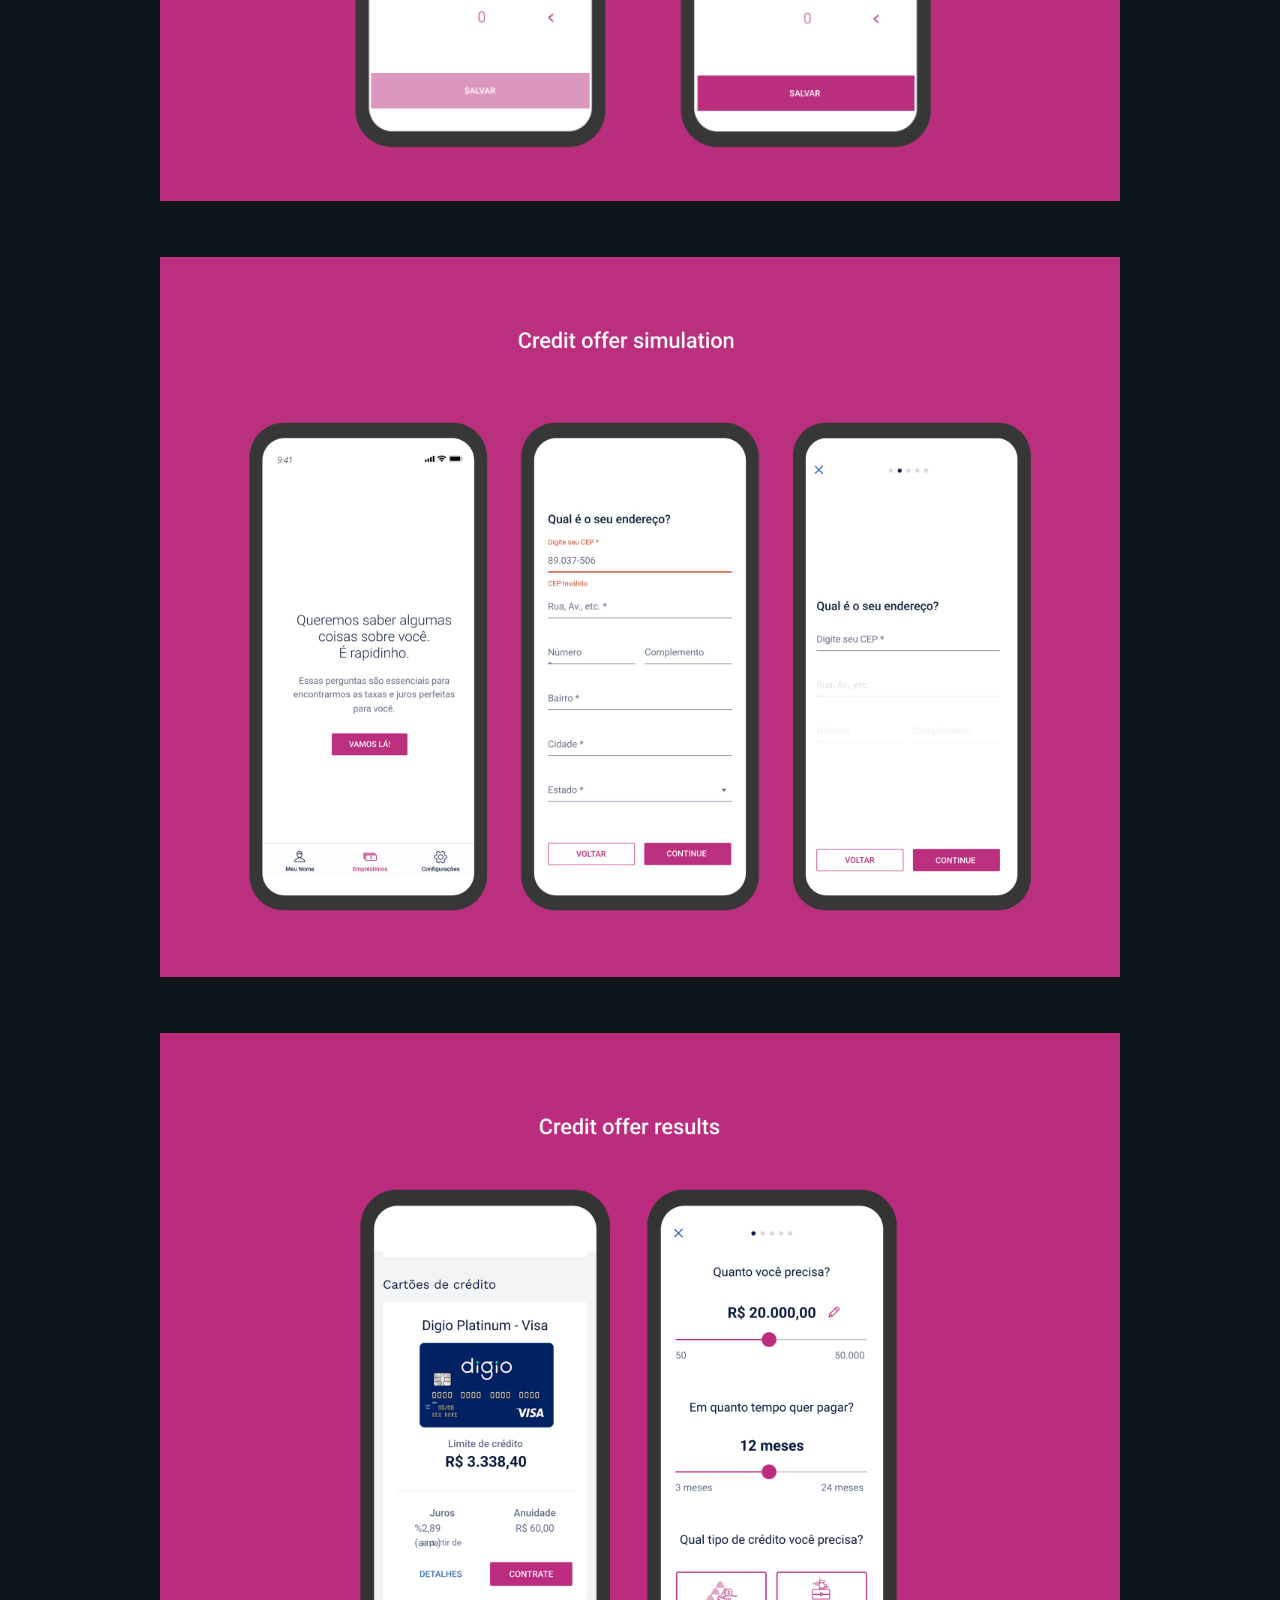
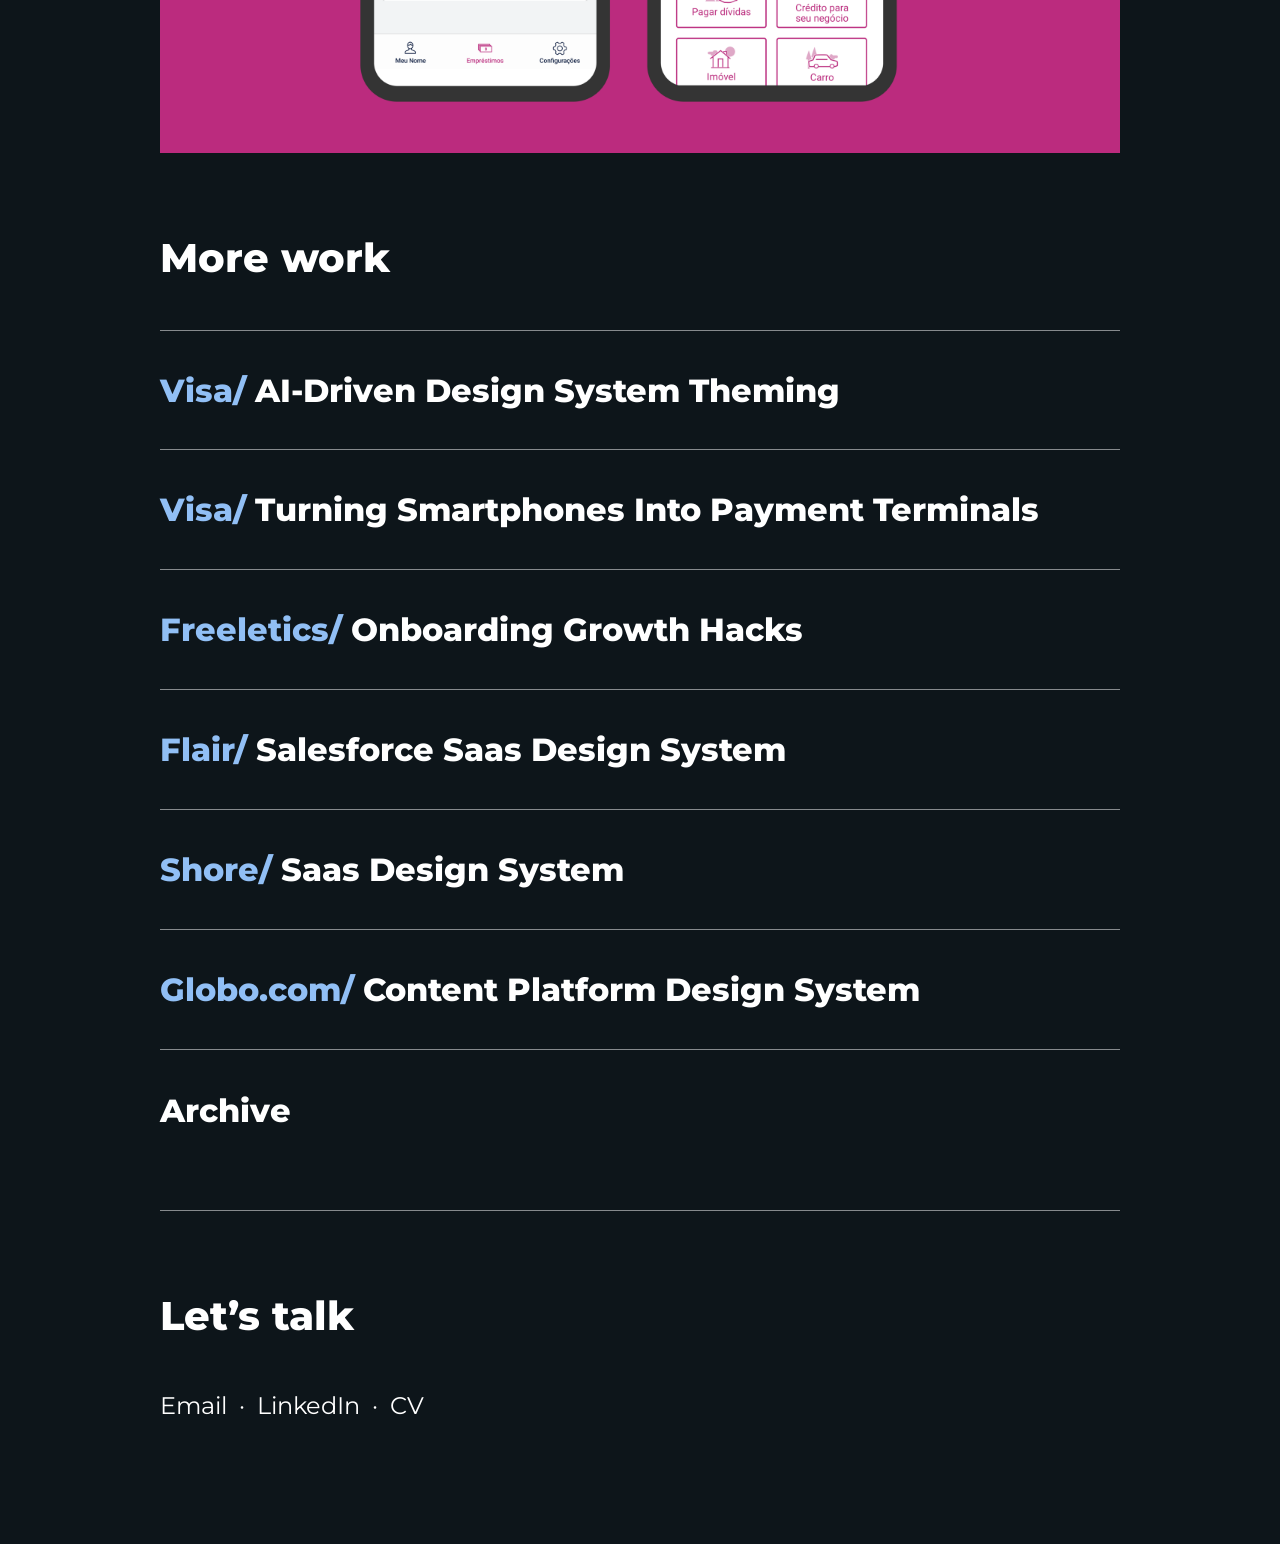
<file: experian.html>
<!DOCTYPE html>
<html lang="en">
<head>
  <meta charset="UTF-8">
  <meta name="viewport" content="width=device-width, initial-scale=1">
  <title>Serasa Experian Credit Score App — Vinícius Krause</title>
  <meta name="description" content="Case study: the Serasa Experian credit score app, repositioning Brazil’s largest credit bureau as a financial ally.">
  <link rel="icon" href="assets/site-icon.png">
  <link rel="preconnect" href="https://fonts.googleapis.com">
  <link rel="preconnect" href="https://fonts.gstatic.com" crossorigin>
  <link href="https://fonts.googleapis.com/css2?family=Montserrat:wght@300;400;500;700;800&display=swap" rel="stylesheet">
  <link rel="stylesheet" href="styles.css">
</head>
<body class="theme-dark">
  <main class="case">
    <nav class="breadcrumb breadcrumb--center body" aria-label="Breadcrumb">
      <a href="index.html">Home /</a>
      <a class="breadcrumb-current" href="work.html">Work /</a>
      <a href="about.html">About /</a>
    </nav>

    <article class="case-article">
      <h1 class="title-2 case-title">Serasa Experian Credit Score App</h1>

      <div class="case-body body">
        <dl class="case-meta">
          <div>
            <dt class="title-3">Timeline</dt>
            <dd>12 months</dd>
          </div>
          <div>
            <dt class="title-3">Team</dt>
            <dd>Product Manager • Designers • Engineering • Data Science</dd>
          </div>
        </dl>

        <section>
          <h2 class="title-3">The challenge</h2>
          <p>Serasa Experian is Brazil’s largest credit bureau. For decades, the company helped banks decide who should receive credit, making it a brand many consumers associated with debt and rejection.</p>
          <p>At the same time, more than 60 million Brazilians had a negative credit history, and 90% of digital financial transactions were happening on smartphones.</p>
          <p>The opportunity wasn’t simply to launch an app—it was to reposition the company from a credit authority into a financial ally that could help people rebuild their financial lives.</p>
        </section>

        <section>
          <h2 class="title-3">My role</h2>
          <p>I led the UX for the mobile experience, from discovery through validation.</p>
          <div>
            <p>My responsibilities included:</p>
            <ul>
              <li>Planning and conducting user research</li>
              <li>Defining user segments and journeys</li>
              <li>Designing the end-to-end experience</li>
              <li>Validating prototypes with customers</li>
              <li>Working closely with product, engineering and data teams</li>
            </ul>
          </div>
        </section>

        <section>
          <h2 class="title-3">Understanding people’s relationship with debt</h2>
          <p>We combined behavioral data from Experian’s database with interviews conducted across Brazil through Serasa’s traveling financial assistance program.</p>
          <p>One insight became the foundation of the product: people weren’t looking for a credit score—they were looking for a clear path to improve it.</p>
          <p>That shifted our focus from displaying financial information to guiding users through achievable actions.</p>
        </section>

        <section>
          <h2 class="title-3">Designing trust</h2>
          <p>Financial products often overwhelm users with technical language and complex processes. Instead of building another banking app, we designed an experience centered on education, transparency and progress.</p>
          <div>
            <p>The app helped users:</p>
            <ul>
              <li>Understand their credit score</li>
              <li>Renegotiate outstanding debts</li>
              <li>Track their financial progress</li>
              <li>Access personalized credit offers when eligible</li>
            </ul>
          </div>
          <p>Every flow was tested and refined with real users before release.</p>
        </section>

        <section>
          <h2 class="title-3">Outcome</h2>
          <ul>
              <li>The product received widespread media coverage</li>
              <li>Consumer adoption exceeded initial expectations</li>
              <li>More financial institutions joined the platform with new credit offers</li>
              <li>Serasa strengthened its relationship with end users by providing value beyond credit reporting</li>
          </ul>
        </section>
      </div>
    </article>

    <div class="case-gallery case-gallery--inset">
      <img src="assets/experian/01.png" width="1184" height="669" loading="lazy" alt="User profiles">
      <img src="assets/experian/02.jpg" width="1200" height="670" loading="lazy" alt="Research session with people at Serasa’s traveling financial assistance program">
      <img src="assets/experian/03.png" width="1184" height="888" loading="lazy" alt="User scenario storyboard">
      <img src="assets/experian/04.png" width="1184" height="888" loading="lazy" alt="Wireframes and navigation flows">
      <img src="assets/experian/05.png" width="1184" height="888" loading="lazy" alt="Onboarding instructions">
      <img src="assets/experian/06.png" width="1184" height="888" loading="lazy" alt="Credit score options and settings">
      <img src="assets/experian/07.png" width="1184" height="888" loading="lazy" alt="Password input">
      <img src="assets/experian/08.jpg" width="2560" height="1920" loading="lazy" alt="Credit offer simulation">
      <img src="assets/experian/09.png" width="2560" height="1920" loading="lazy" alt="Credit offer results">
    </div>

    <div class="case-end">
      <nav class="case-more" aria-labelledby="more-work-title">
        <h2 class="title-2" id="more-work-title">More work</h2>
        <ul class="work-list">
          <li>
            <a class="title-3" href="visa-brands.html">
              <span class="client">Visa</span> AI-Driven Design System Theming
            </a>
          </li>
          <li>
            <a class="title-3" href="visa-accept.html">
              <span class="client">Visa</span> Turning Smartphones Into Payment Terminals
            </a>
          </li>
          <li>
            <a class="title-3" href="freeletics.html">
              <span class="client">Freeletics</span> Onboarding Growth Hacks
            </a>
          </li>
          <li>
            <a class="title-3" href="flair.html">
              <span class="client">Flair</span> Salesforce Saas Design System
            </a>
          </li>
          <li>
            <a class="title-3" href="shore.html">
              <span class="client">Shore</span> Saas Design System
            </a>
          </li>
          <li>
            <a class="title-3" href="globo.html">
              <span class="client">Globo.com</span> Content Platform Design System
            </a>
          </li>
          <li>
            <a class="title-3" href="archive.html">
              Archive
            </a>
          </li>
        </ul>
      </nav>

      <footer class="section footer">
        <h2 class="title-2">Let’s talk</h2>
        <nav class="contact-links" aria-label="Contact">
          <a class="body" href="mailto:kr.vinicius@gmail.com">Email</a>
          <span class="dot" aria-hidden="true">·</span>
          <a class="body" href="https://www.linkedin.com/in/viniciuskrause/" target="_blank" rel="noopener">LinkedIn</a>
          <span class="dot" aria-hidden="true">·</span>
          <a class="body" href="assets/vinicius-krause-cv.pdf" download="Vinícius Krause - CV.pdf">CV</a>
        </nav>
      </footer>
    </div>
  </main>
</body>
</html>
</file>
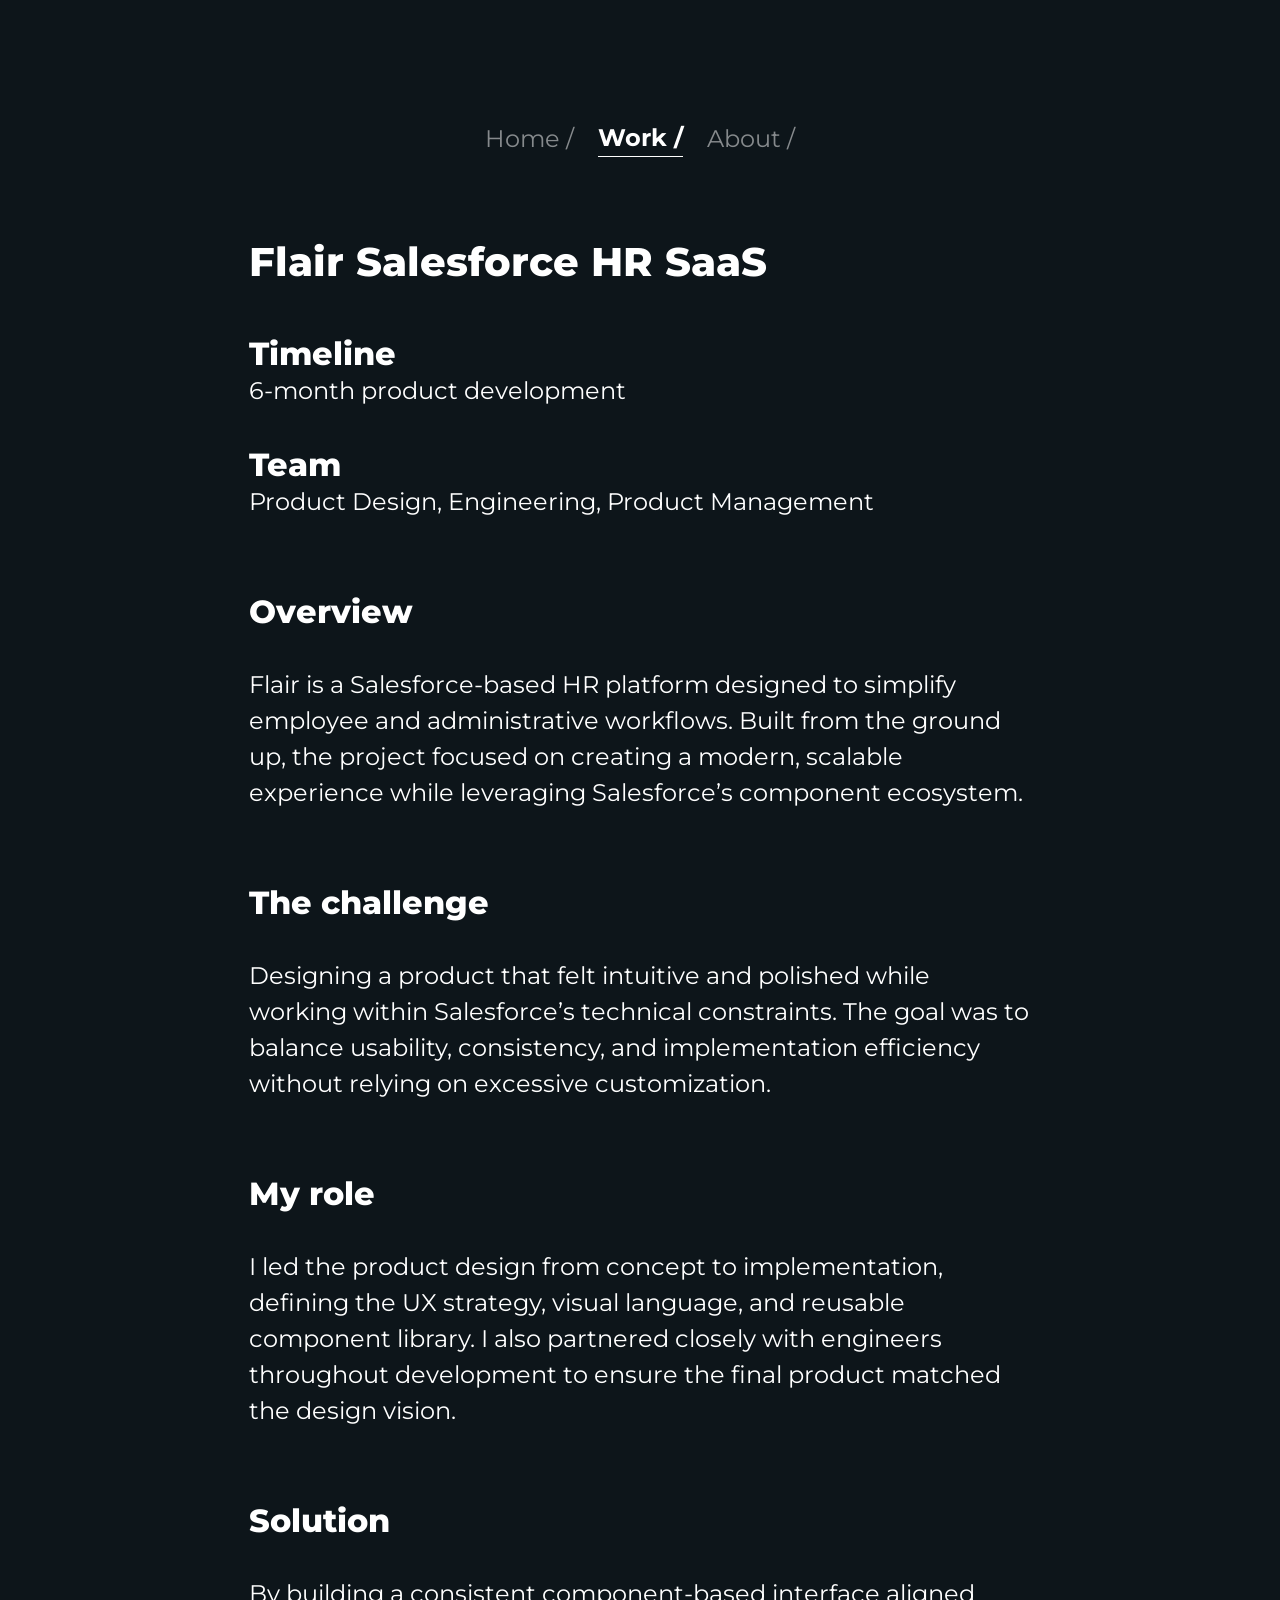
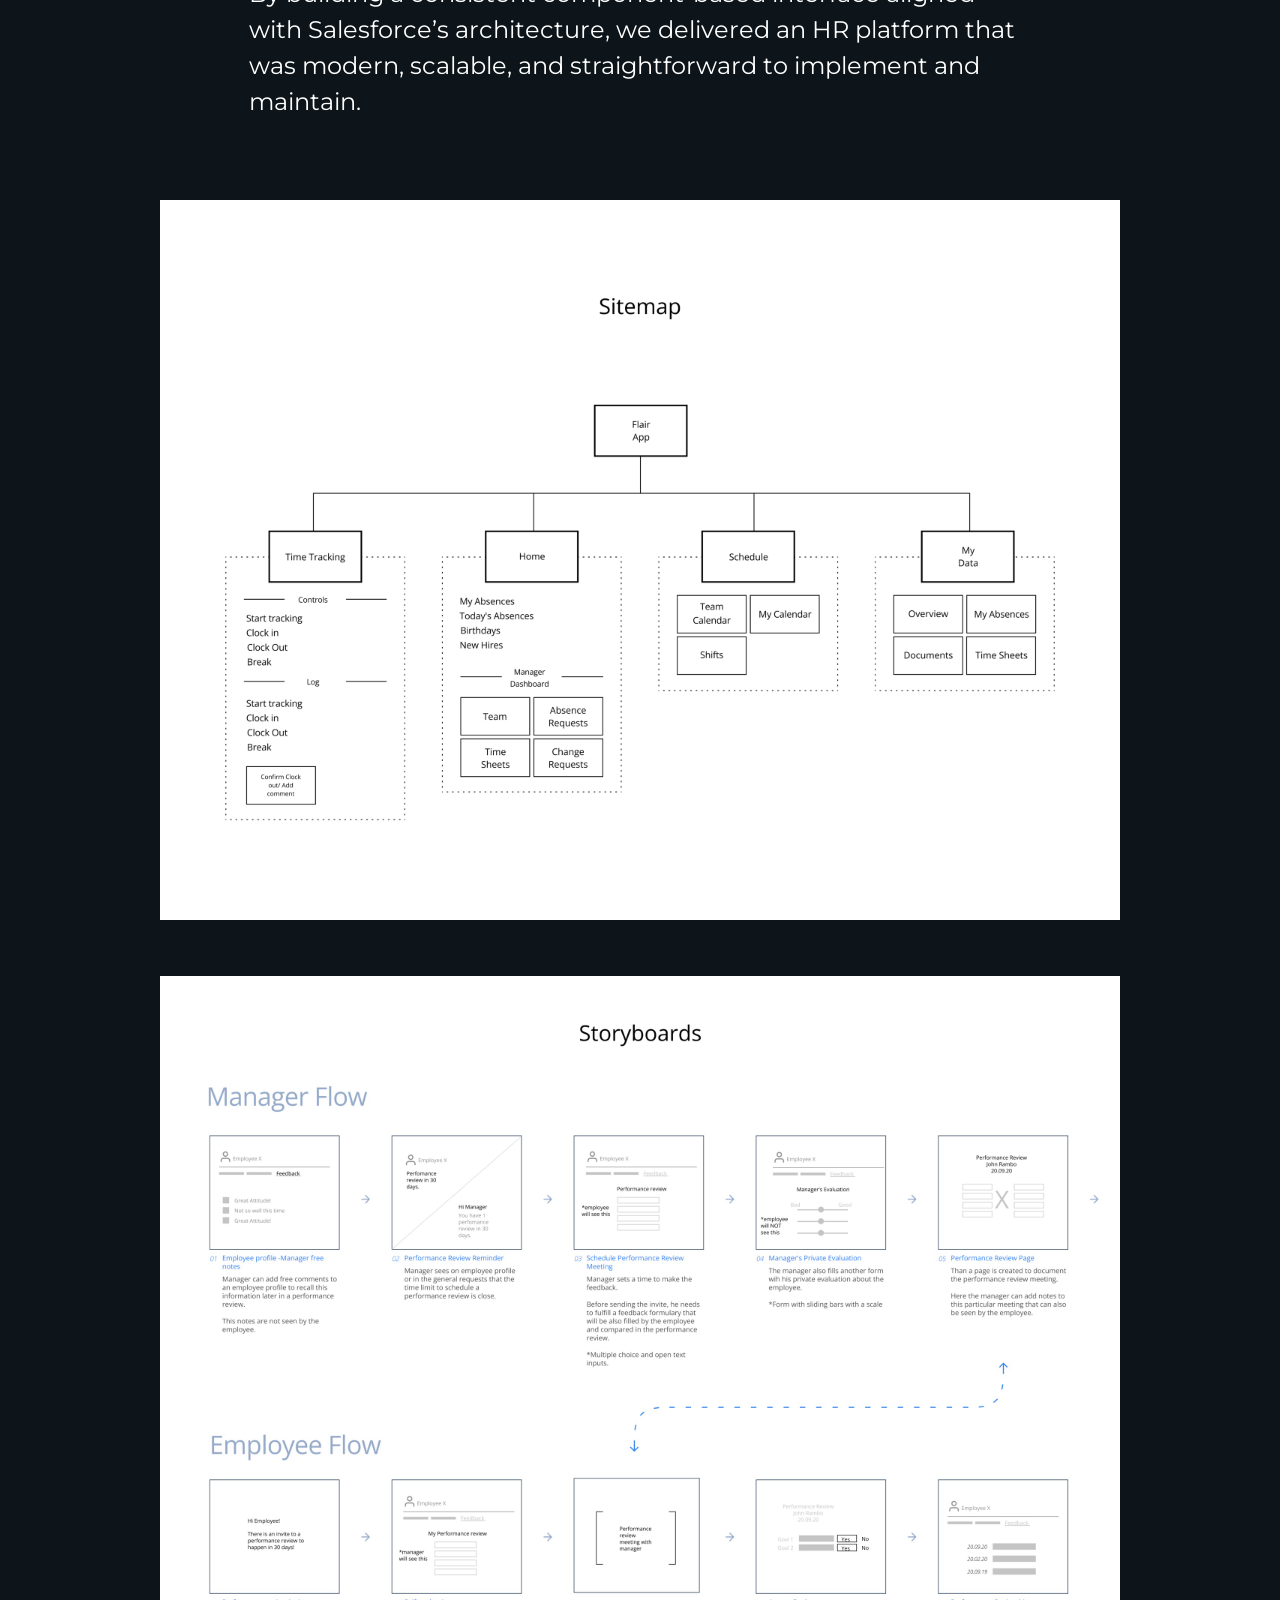
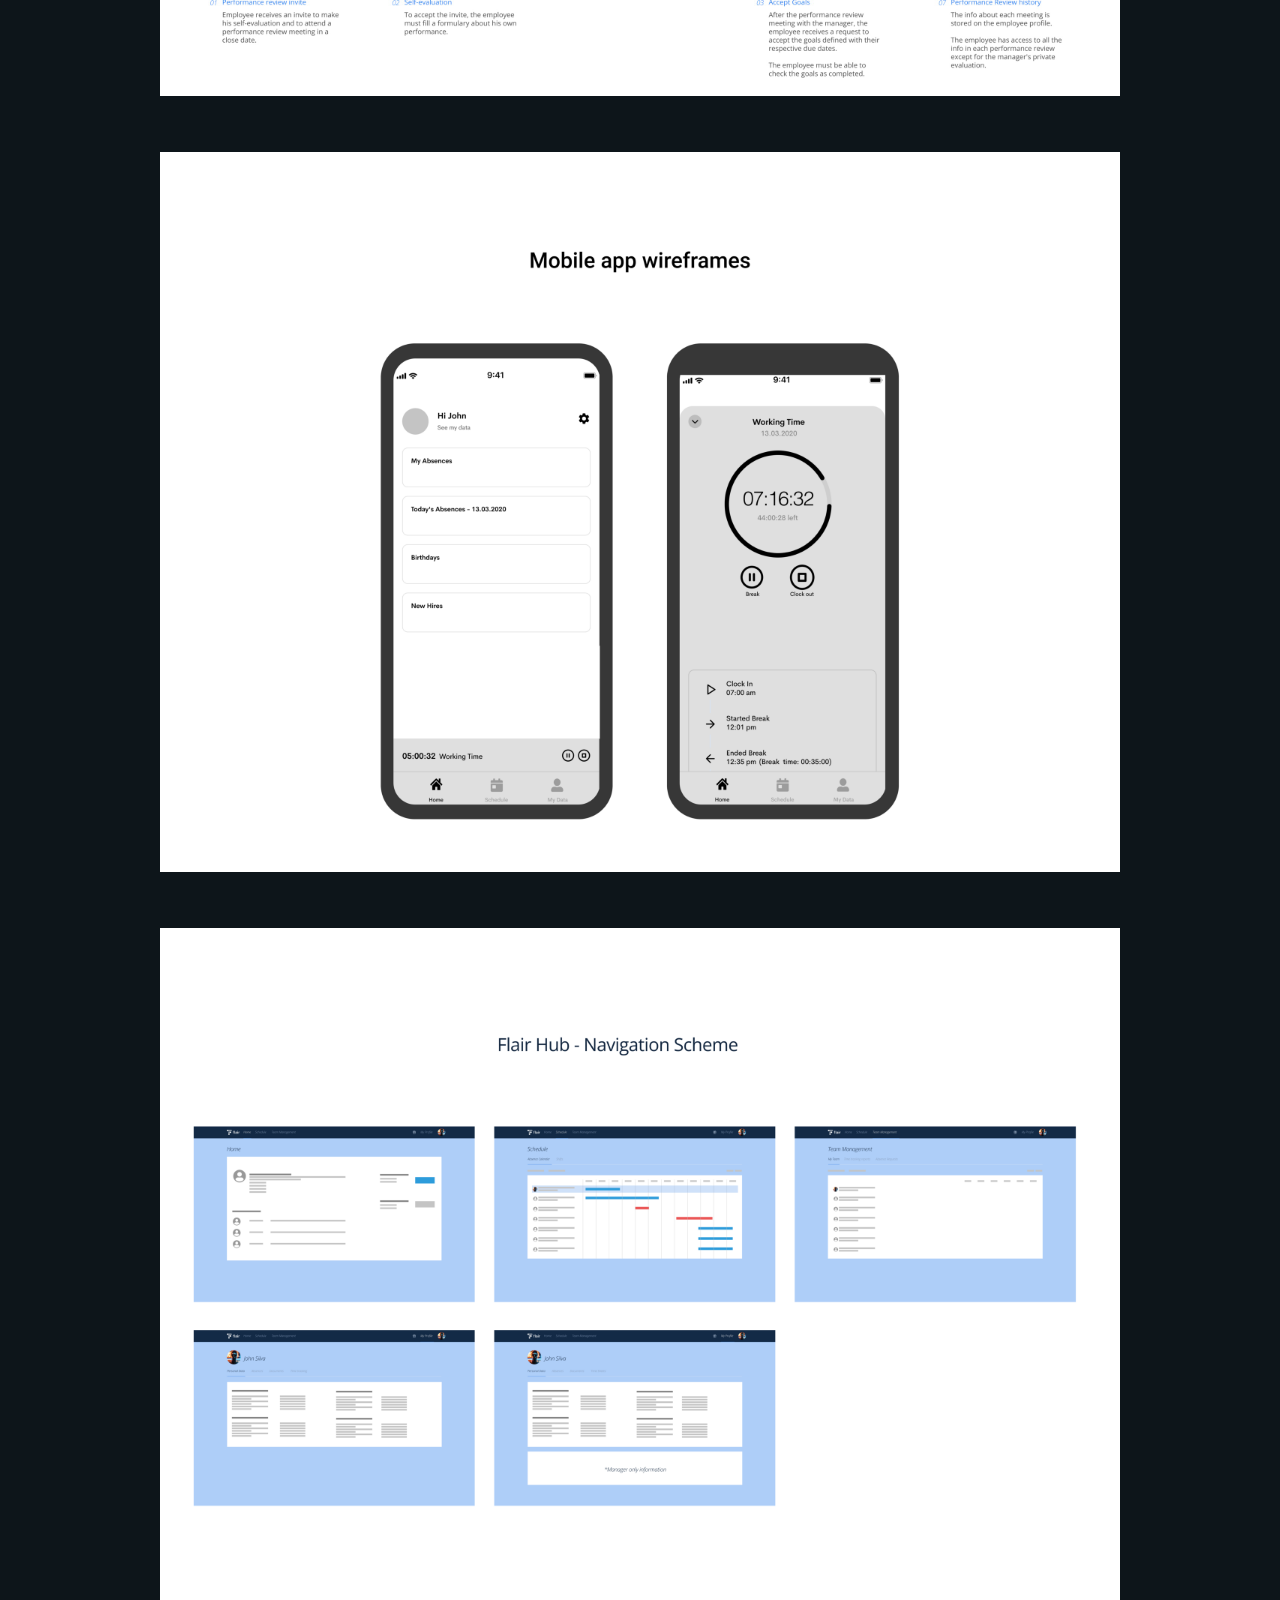
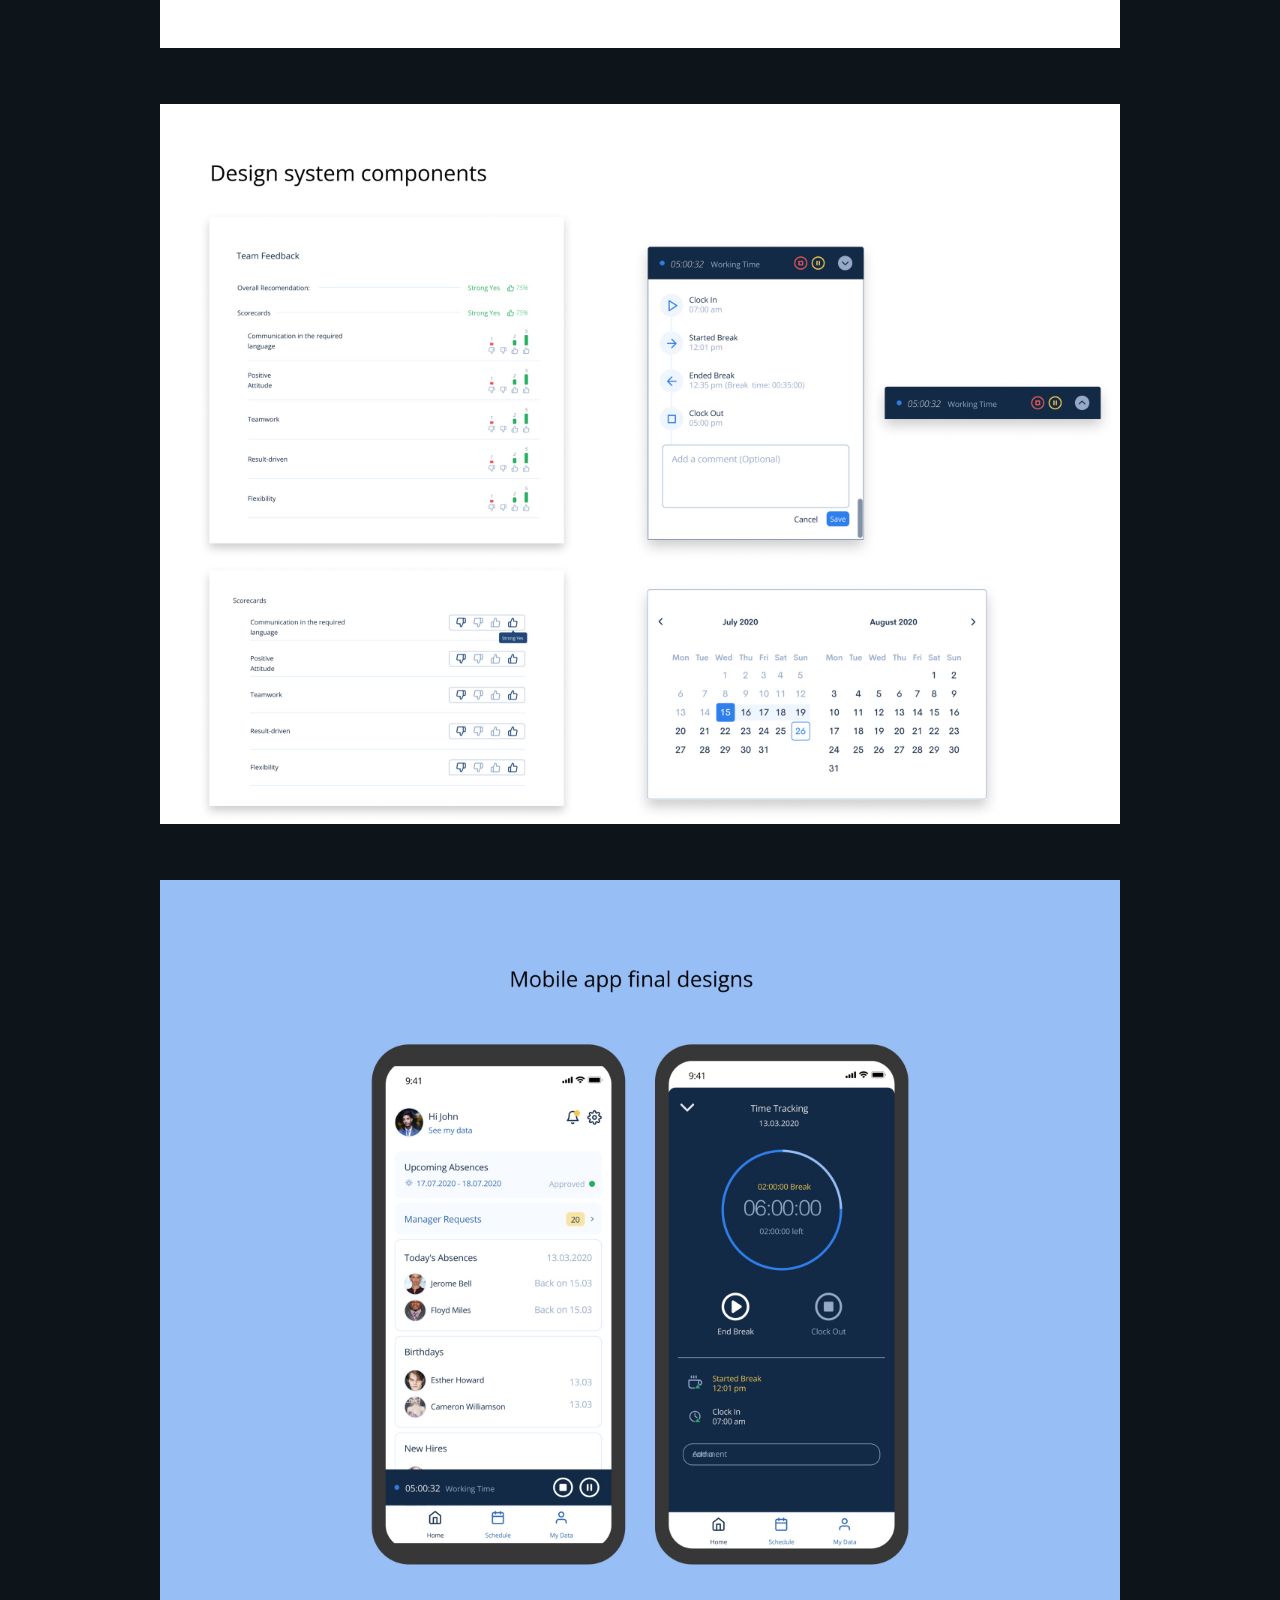
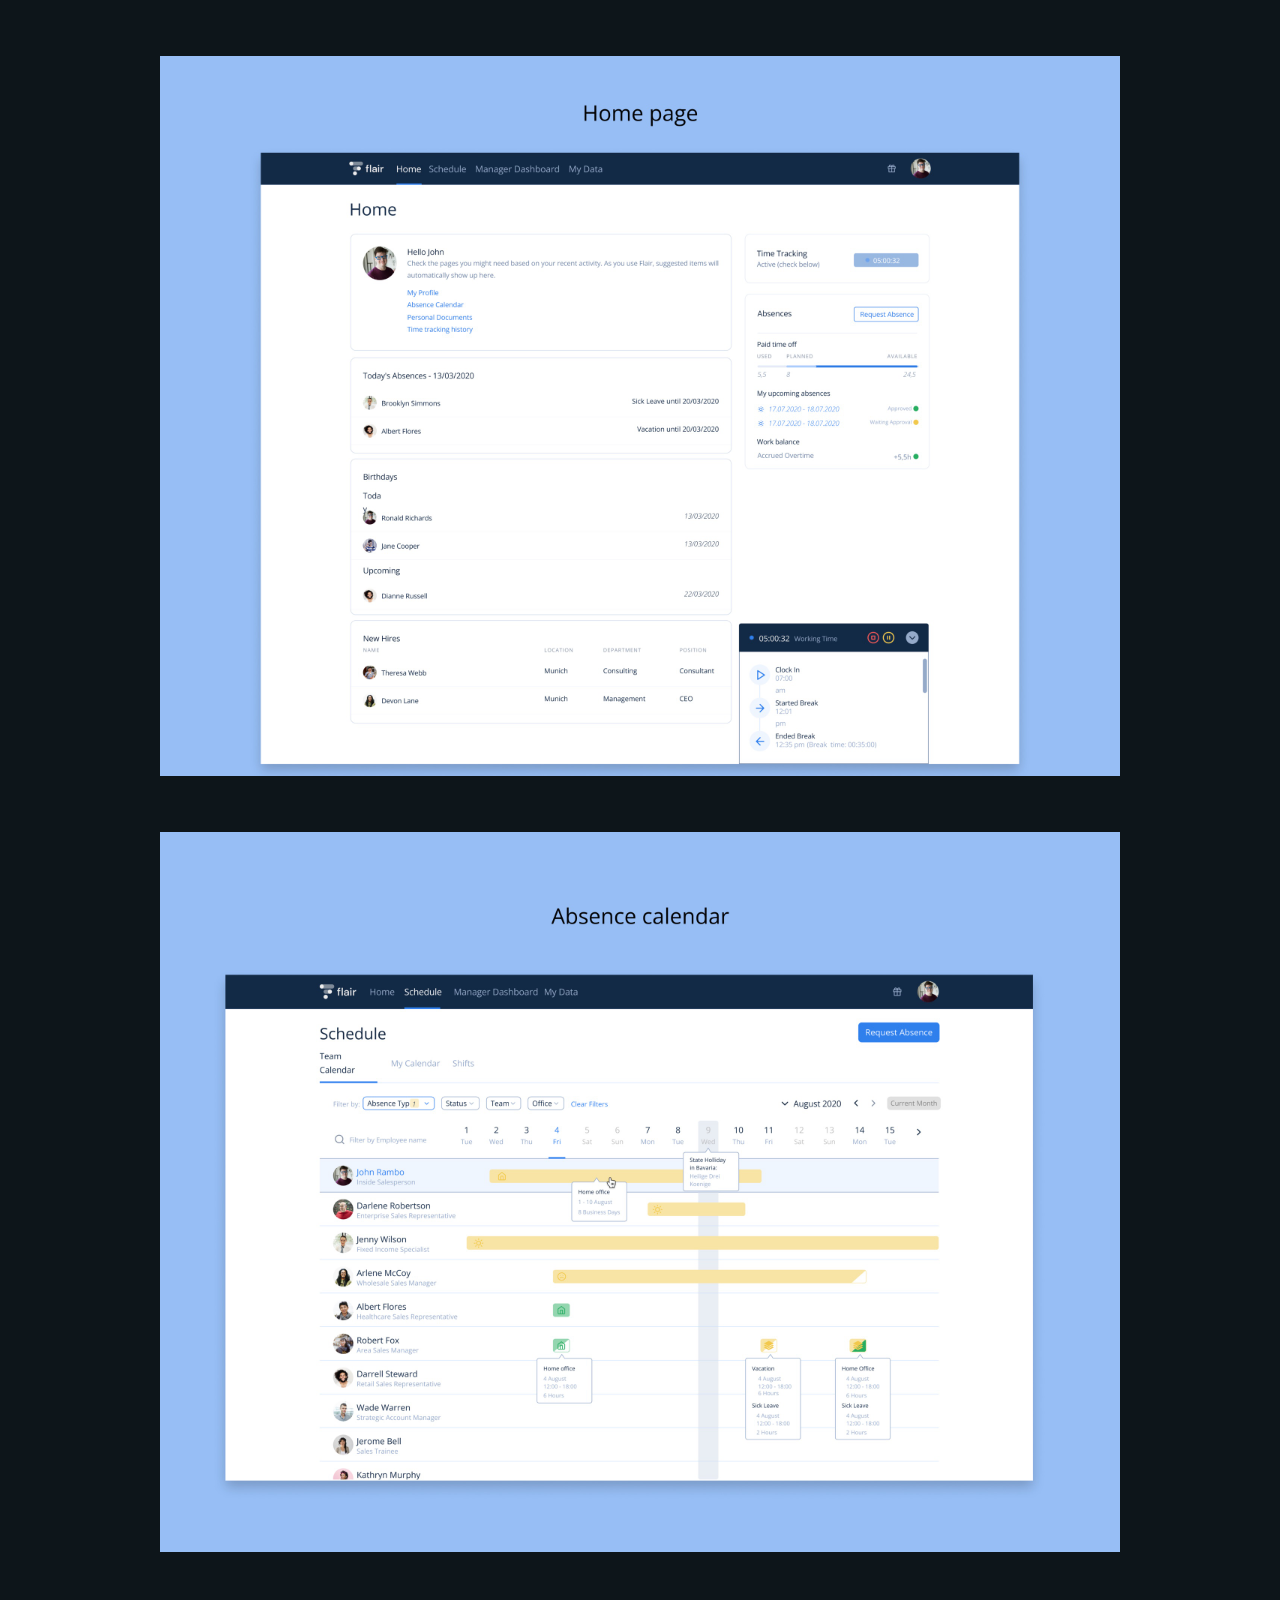
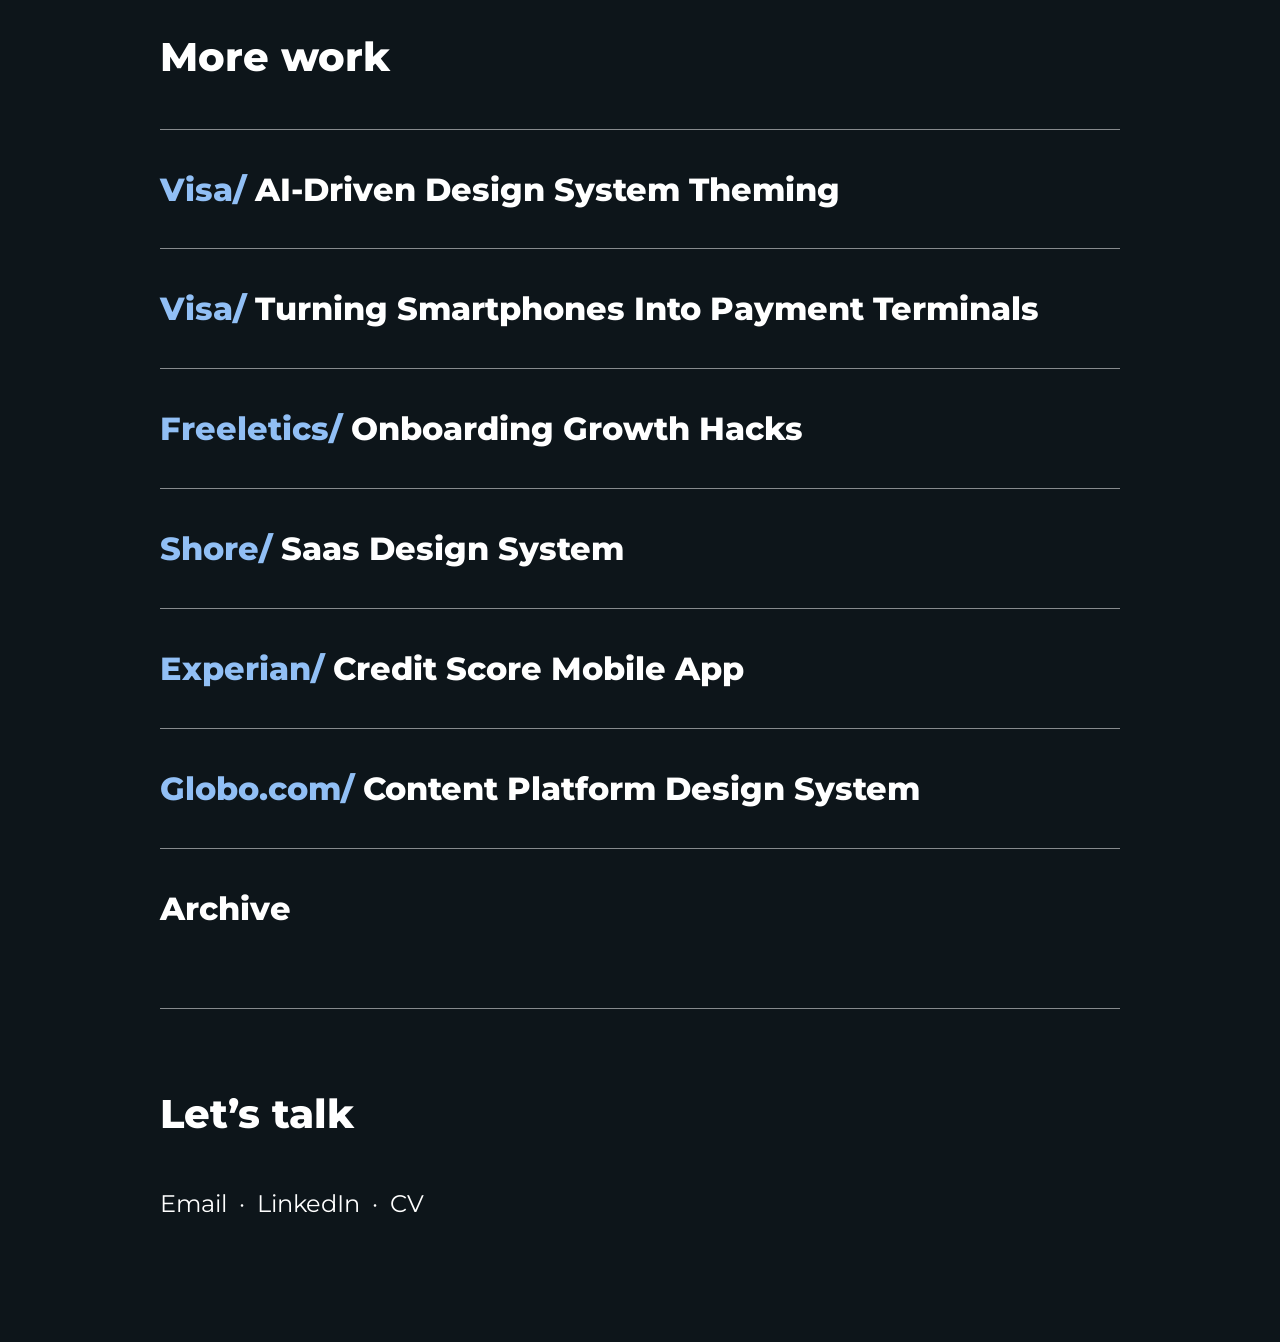
<file: flair.html>
<!DOCTYPE html>
<html lang="en">
<head>
  <meta charset="UTF-8">
  <meta name="viewport" content="width=device-width, initial-scale=1">
  <title>Flair Salesforce HR SaaS — Vinícius Krause</title>
  <meta name="description" content="Case study: designing Flair, a Salesforce-based HR platform, from concept to implementation.">
  <link rel="icon" href="assets/site-icon.png">
  <link rel="preconnect" href="https://fonts.googleapis.com">
  <link rel="preconnect" href="https://fonts.gstatic.com" crossorigin>
  <link href="https://fonts.googleapis.com/css2?family=Montserrat:wght@300;400;500;700;800&display=swap" rel="stylesheet">
  <link rel="stylesheet" href="styles.css">
</head>
<body class="theme-dark">
  <main class="case">
    <nav class="breadcrumb breadcrumb--center body" aria-label="Breadcrumb">
      <a href="index.html">Home /</a>
      <a class="breadcrumb-current" href="work.html">Work /</a>
      <a href="about.html">About /</a>
    </nav>

    <article class="case-article">
      <h1 class="title-2 case-title">Flair Salesforce HR SaaS</h1>

      <div class="case-body body">
        <dl class="case-meta">
          <div>
            <dt class="title-3">Timeline</dt>
            <dd>6-month product development</dd>
          </div>
          <div>
            <dt class="title-3">Team</dt>
            <dd>Product Design, Engineering, Product Management</dd>
          </div>
        </dl>

        <section>
          <h2 class="title-3">Overview</h2>
          <p>Flair is a Salesforce-based HR platform designed to simplify employee and administrative workflows. Built from the ground up, the project focused on creating a modern, scalable experience while leveraging Salesforce’s component ecosystem.</p>
        </section>

        <section>
          <h2 class="title-3">The challenge</h2>
          <p>Designing a product that felt intuitive and polished while working within Salesforce’s technical constraints. The goal was to balance usability, consistency, and implementation efficiency without relying on excessive customization.</p>
        </section>

        <section>
          <h2 class="title-3">My role</h2>
          <p>I led the product design from concept to implementation, defining the UX strategy, visual language, and reusable component library. I also partnered closely with engineers throughout development to ensure the final product matched the design vision.</p>
        </section>

        <section>
          <h2 class="title-3">Solution</h2>
          <p>By building a consistent component-based interface aligned with Salesforce’s architecture, we delivered an HR platform that was modern, scalable, and straightforward to implement and maintain.</p>
        </section>
      </div>
    </article>

    <div class="case-gallery case-gallery--inset">
      <img src="assets/flair/01.png" width="2560" height="1920" loading="lazy" alt="Sitemap">
      <img src="assets/flair/02.jpg" width="2560" height="1920" loading="lazy" alt="Storyboards for manager and employee flows">
      <img src="assets/flair/03.png" width="2560" height="1920" loading="lazy" alt="Mobile app wireframes">
      <img src="assets/flair/04.png" width="2560" height="1920" loading="lazy" alt="Flair Hub navigation scheme">
      <img src="assets/flair/05.jpg" width="2560" height="1920" loading="lazy" alt="Design system components">
      <img src="assets/flair/06.jpg" width="2560" height="1920" loading="lazy" alt="Mobile app final designs">
      <img src="assets/flair/07.jpg" width="2560" height="1920" loading="lazy" alt="Home page">
      <img src="assets/flair/08.jpg" width="2560" height="1920" loading="lazy" alt="Absence calendar">
    </div>

    <div class="case-end">
      <nav class="case-more" aria-labelledby="more-work-title">
        <h2 class="title-2" id="more-work-title">More work</h2>
        <ul class="work-list">
          <li>
            <a class="title-3" href="visa-brands.html">
              <span class="client">Visa</span> AI-Driven Design System Theming
            </a>
          </li>
          <li>
            <a class="title-3" href="visa-accept.html">
              <span class="client">Visa</span> Turning Smartphones Into Payment Terminals
            </a>
          </li>
          <li>
            <a class="title-3" href="freeletics.html">
              <span class="client">Freeletics</span> Onboarding Growth Hacks
            </a>
          </li>
          <li>
            <a class="title-3" href="shore.html">
              <span class="client">Shore</span> Saas Design System
            </a>
          </li>
          <li>
            <a class="title-3" href="experian.html">
              <span class="client">Experian</span> Credit Score Mobile App
            </a>
          </li>
          <li>
            <a class="title-3" href="globo.html">
              <span class="client">Globo.com</span> Content Platform Design System
            </a>
          </li>
          <li>
            <a class="title-3" href="archive.html">
              Archive
            </a>
          </li>
        </ul>
      </nav>

      <footer class="section footer">
        <h2 class="title-2">Let’s talk</h2>
        <nav class="contact-links" aria-label="Contact">
          <a class="body" href="mailto:kr.vinicius@gmail.com">Email</a>
          <span class="dot" aria-hidden="true">·</span>
          <a class="body" href="https://www.linkedin.com/in/viniciuskrause/" target="_blank" rel="noopener">LinkedIn</a>
          <span class="dot" aria-hidden="true">·</span>
          <a class="body" href="assets/vinicius-krause-cv.pdf" download="Vinícius Krause - CV.pdf">CV</a>
        </nav>
      </footer>
    </div>
  </main>
</body>
</html>
</file>
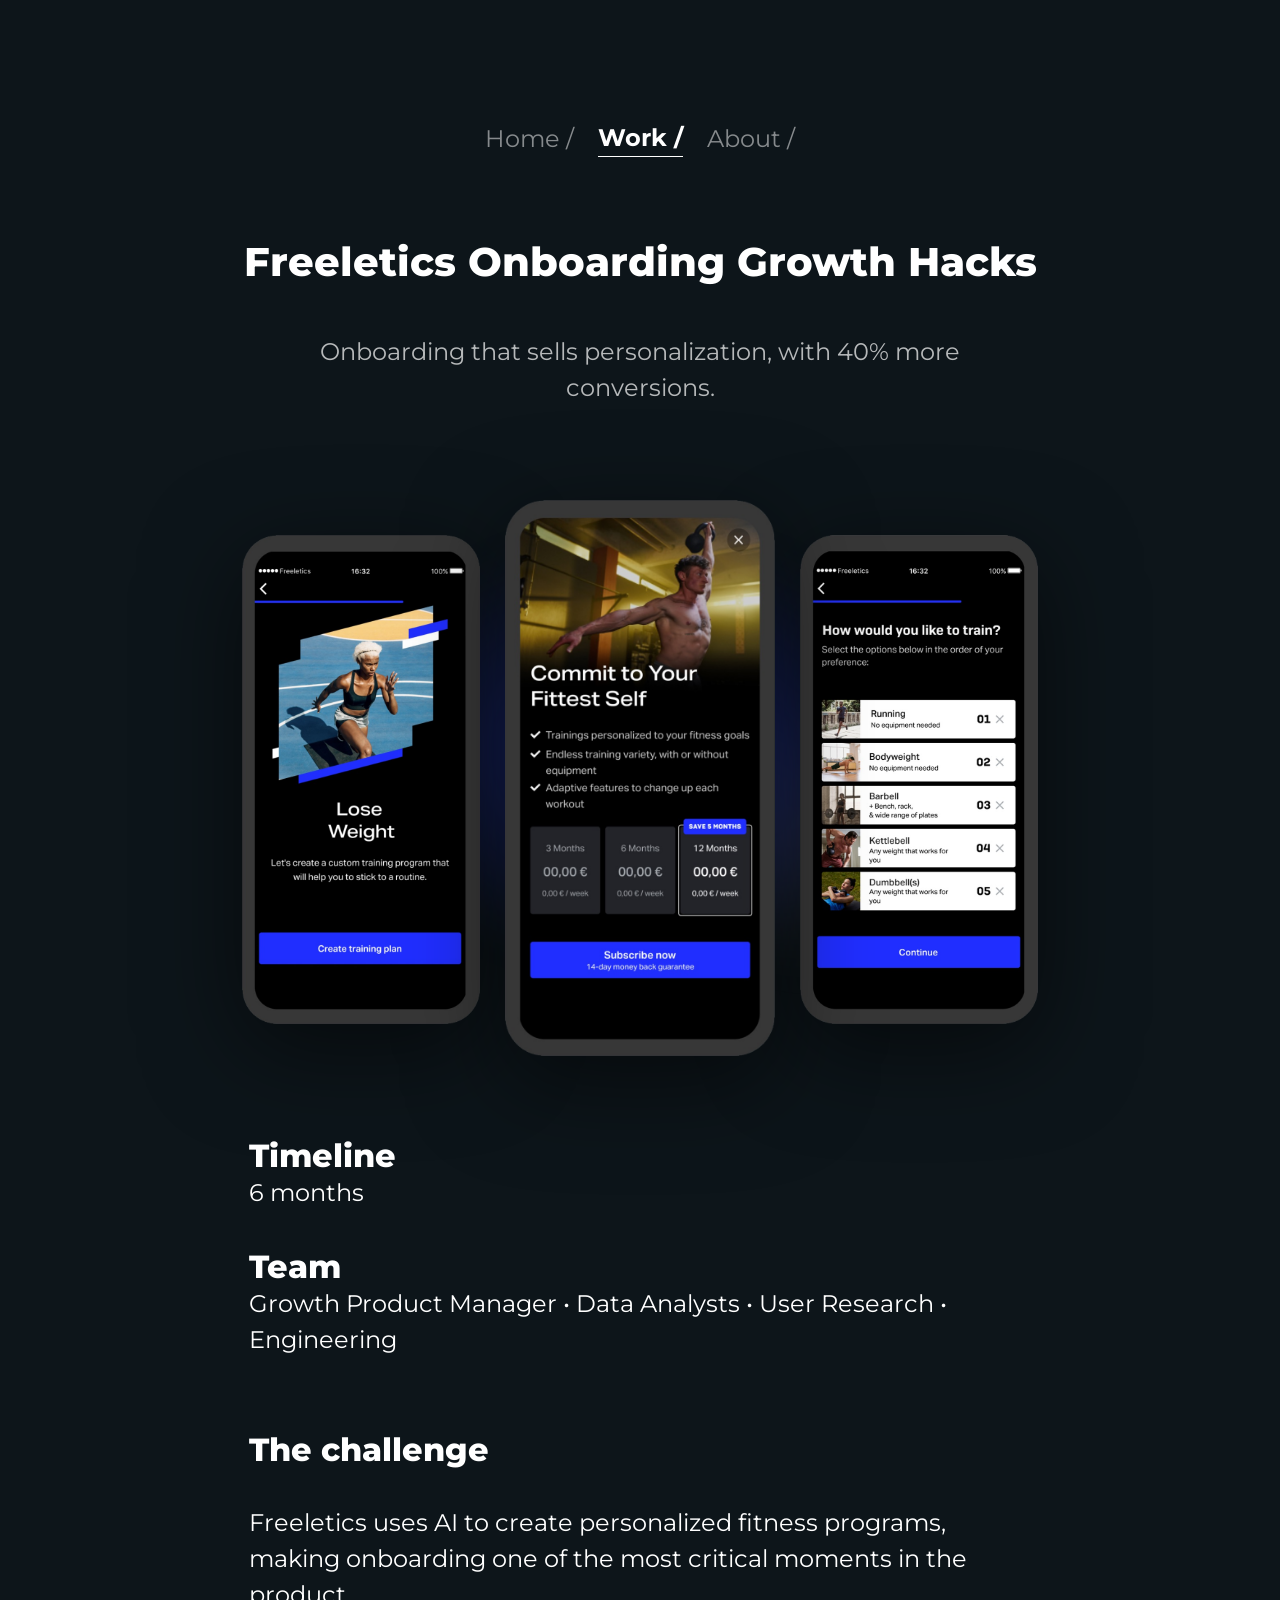
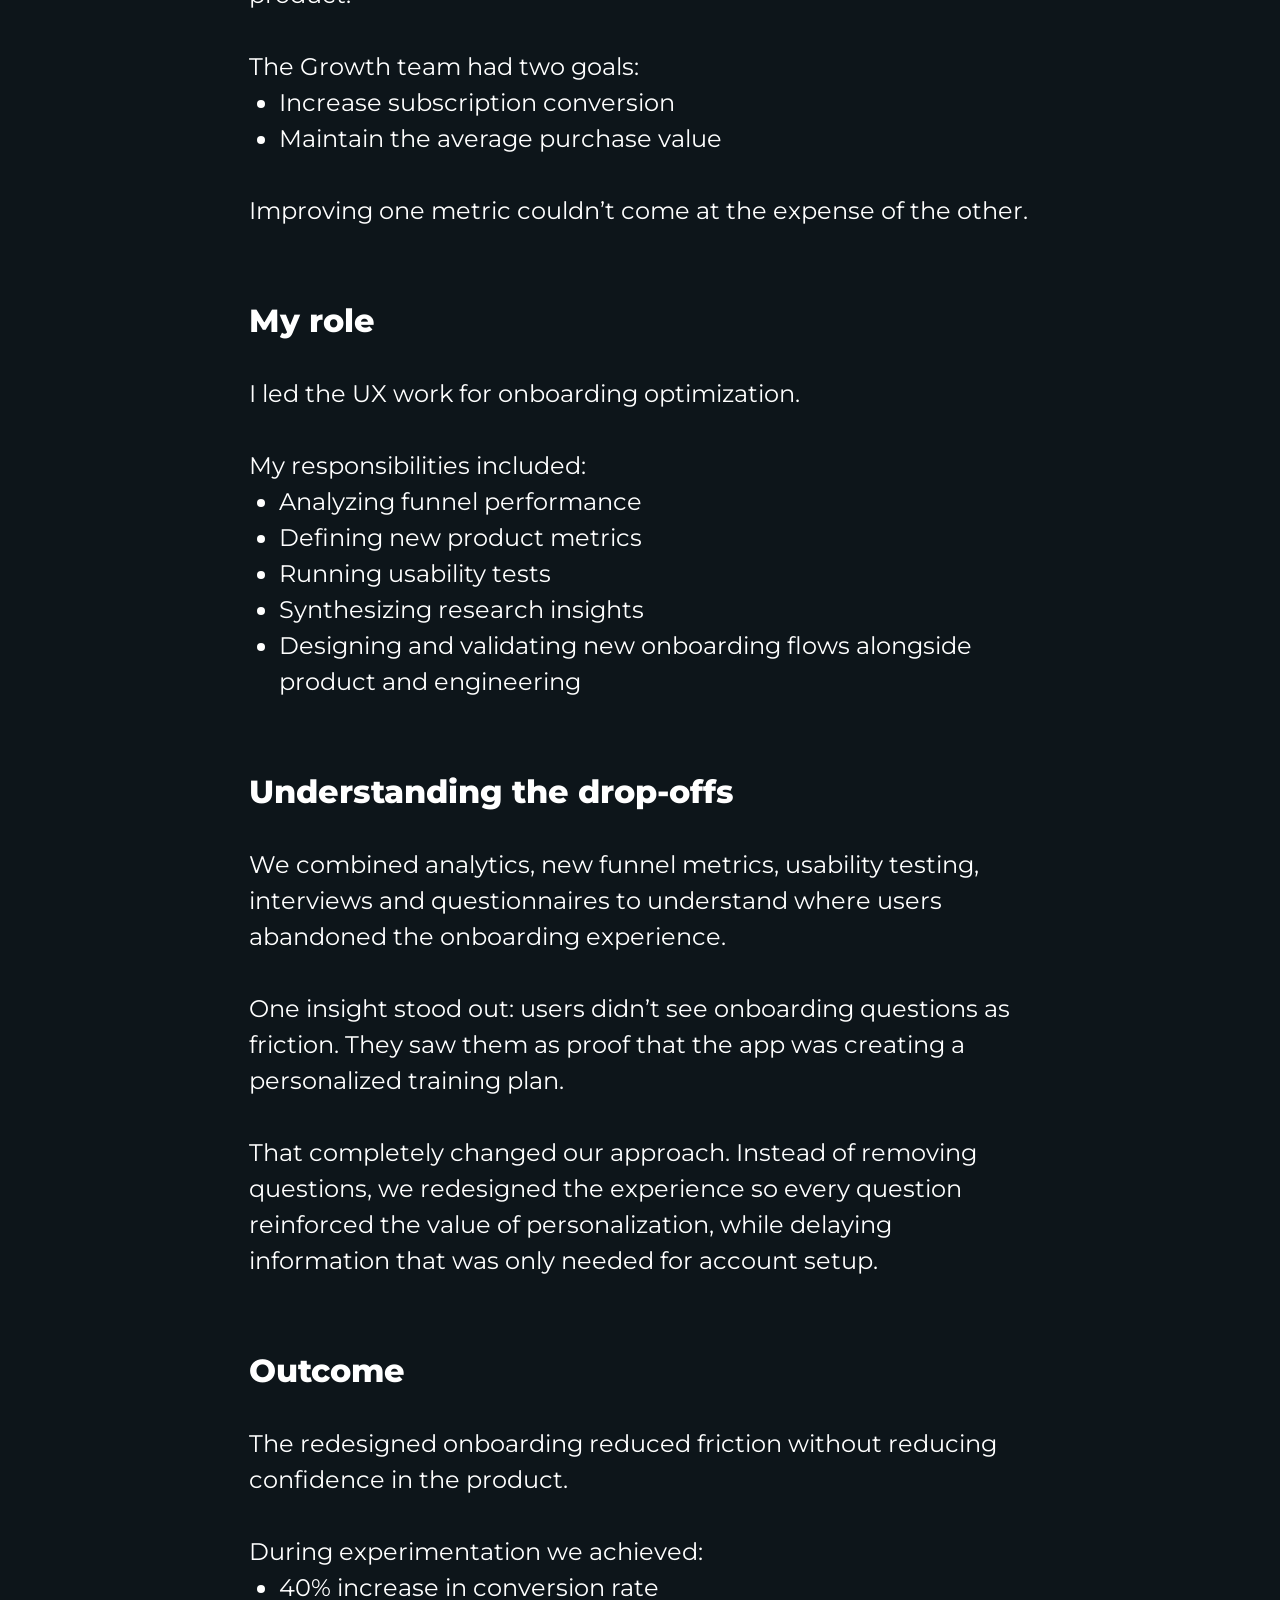
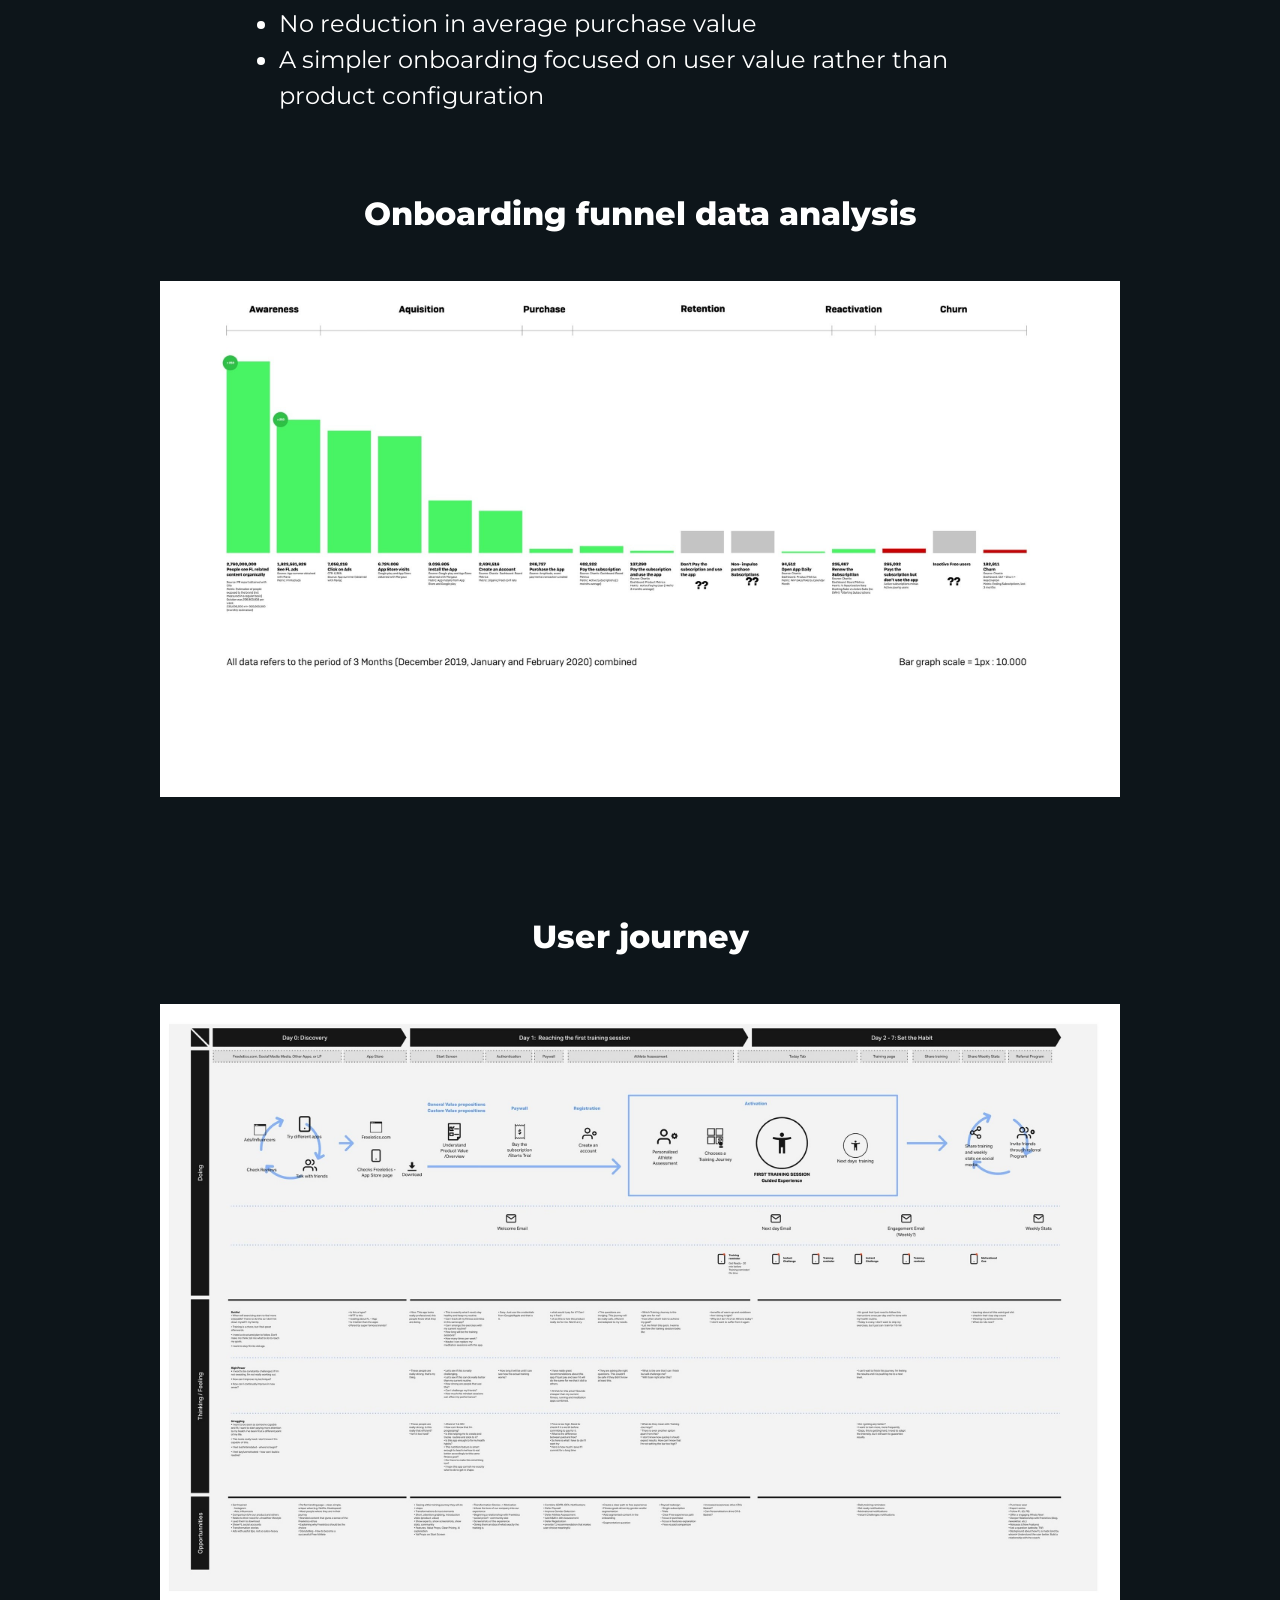
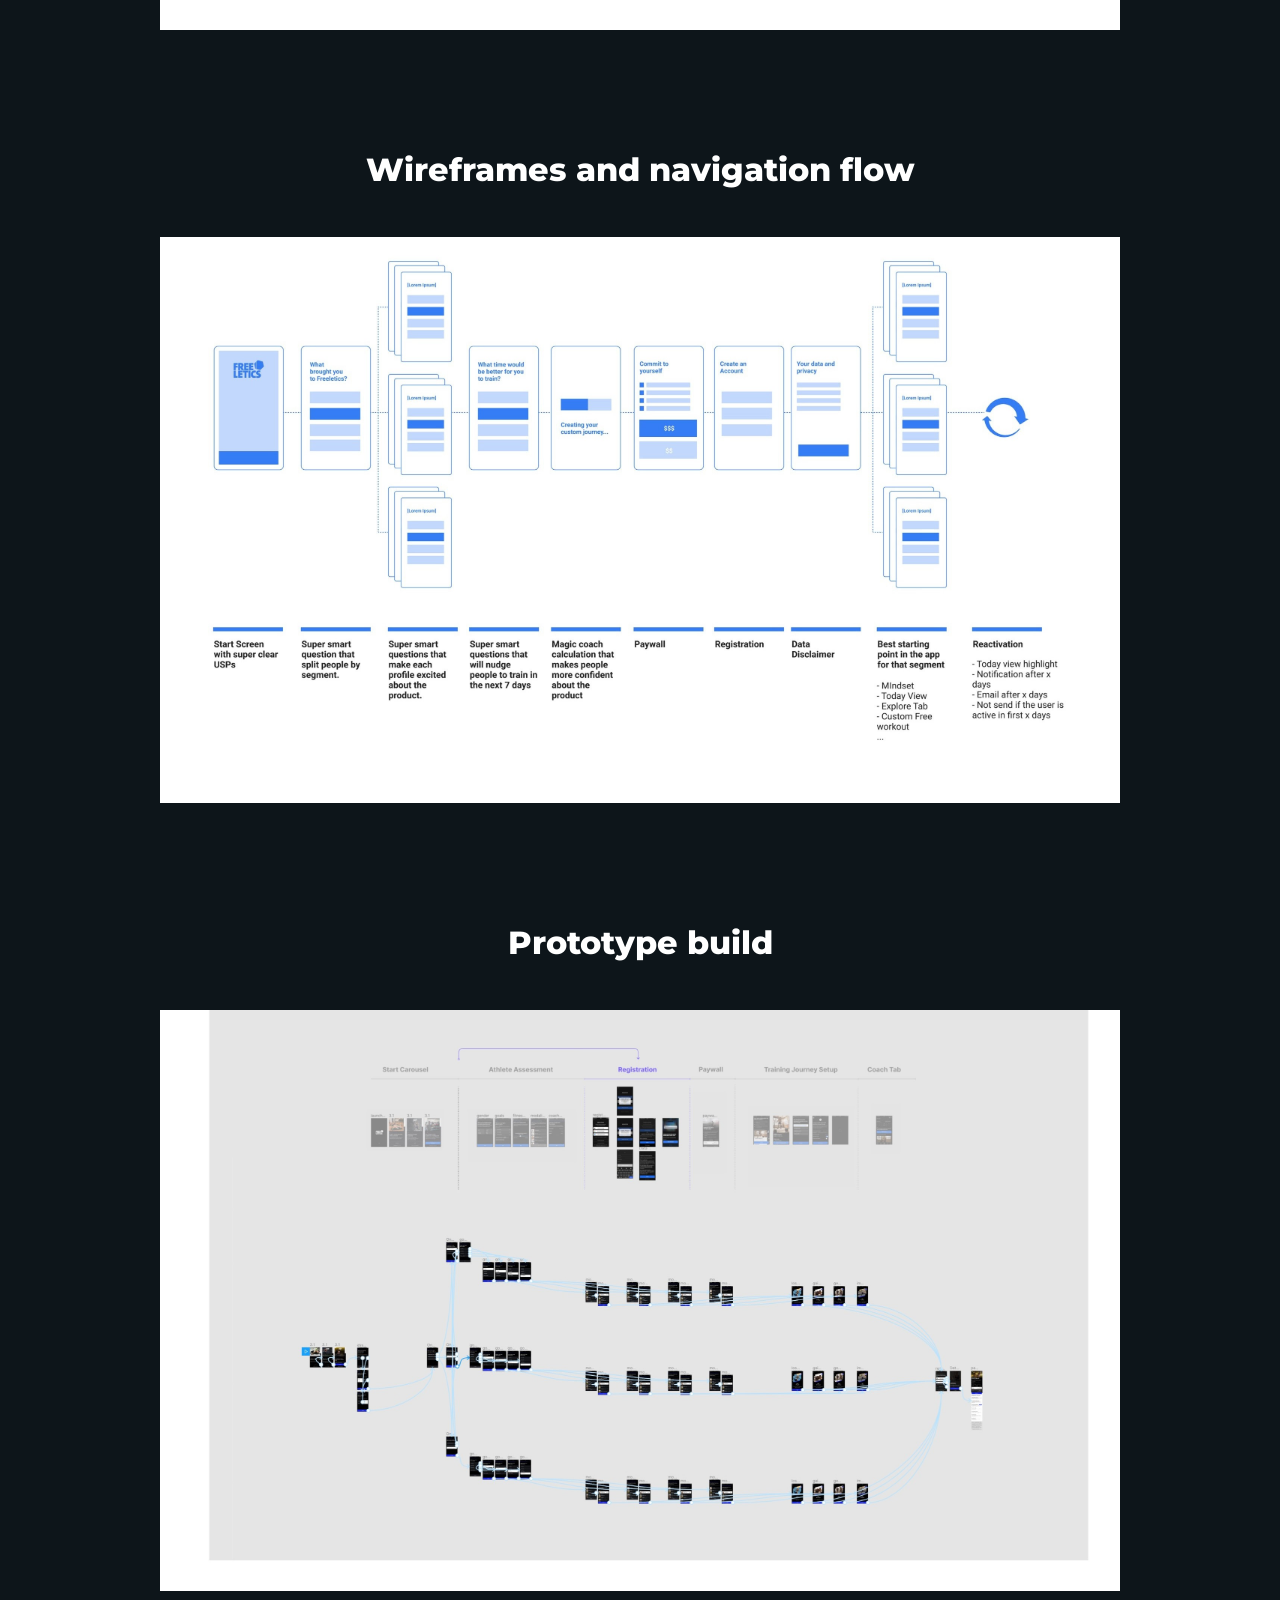
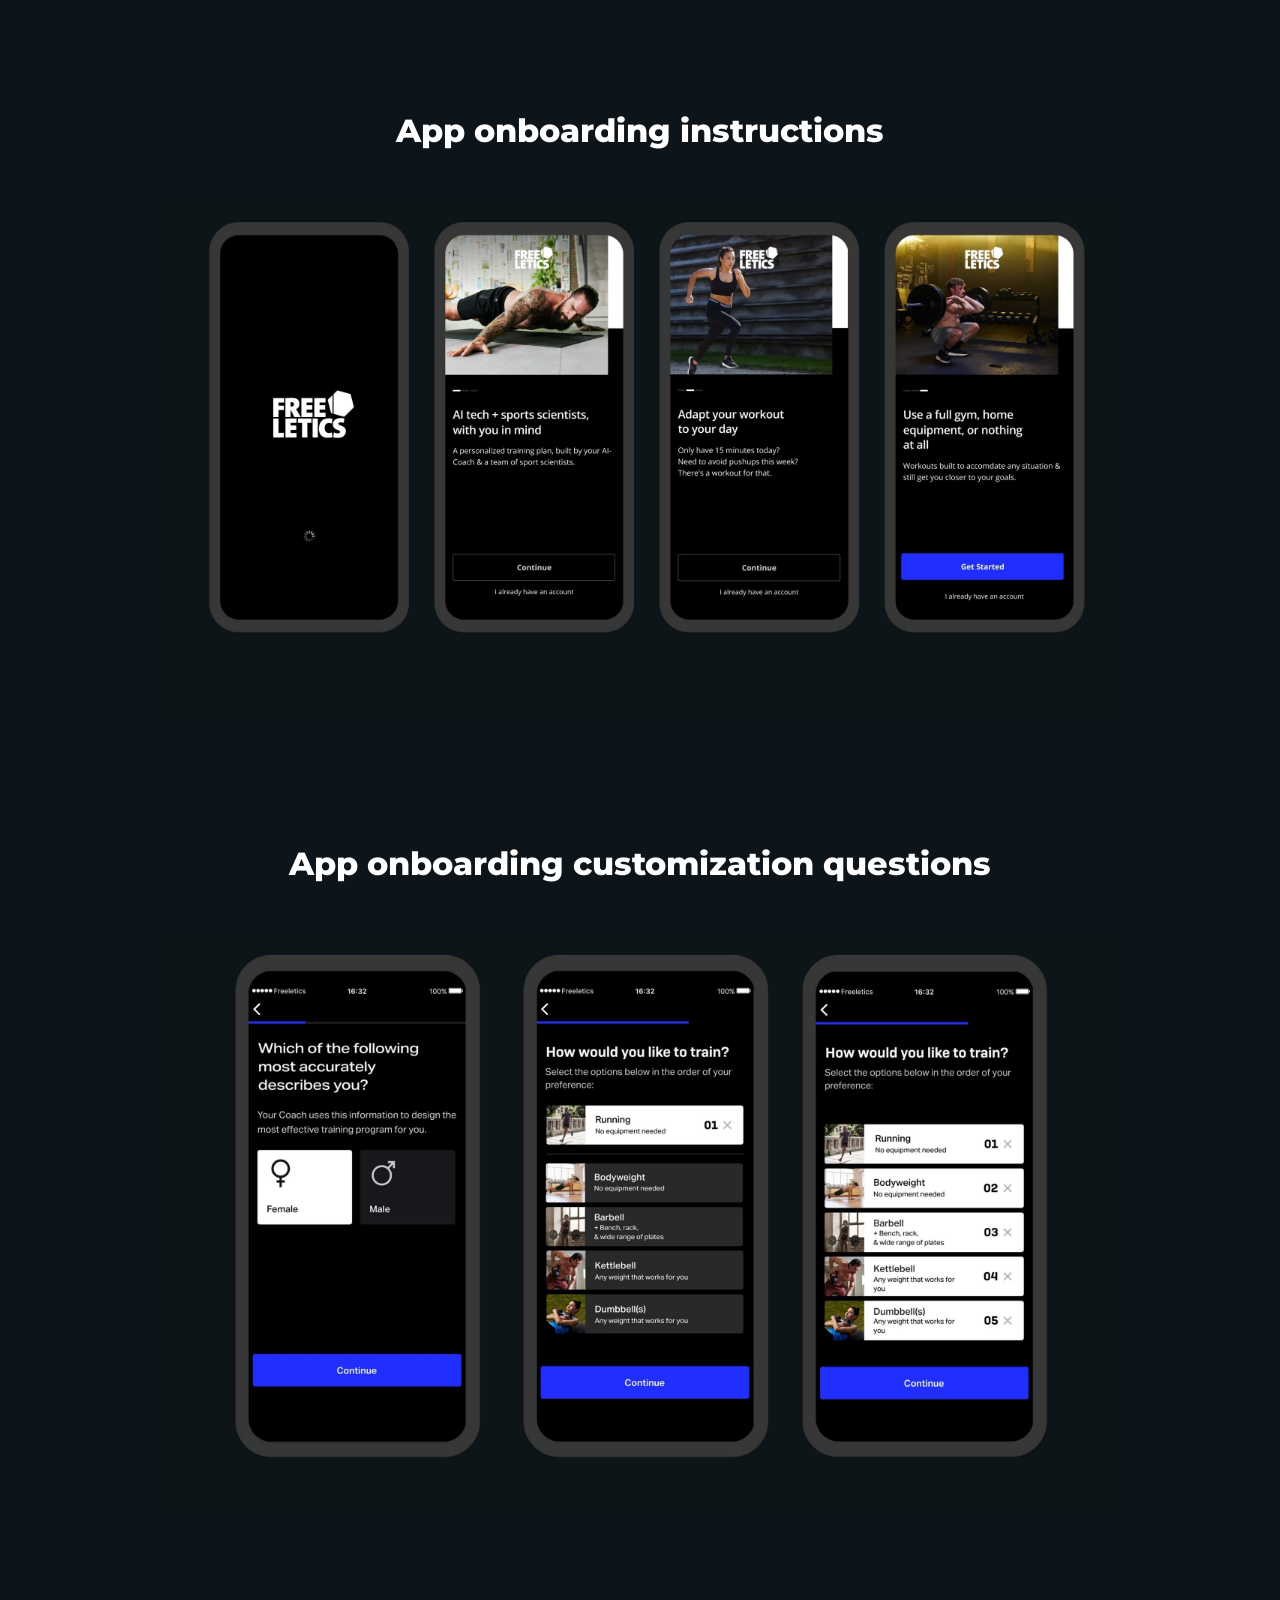
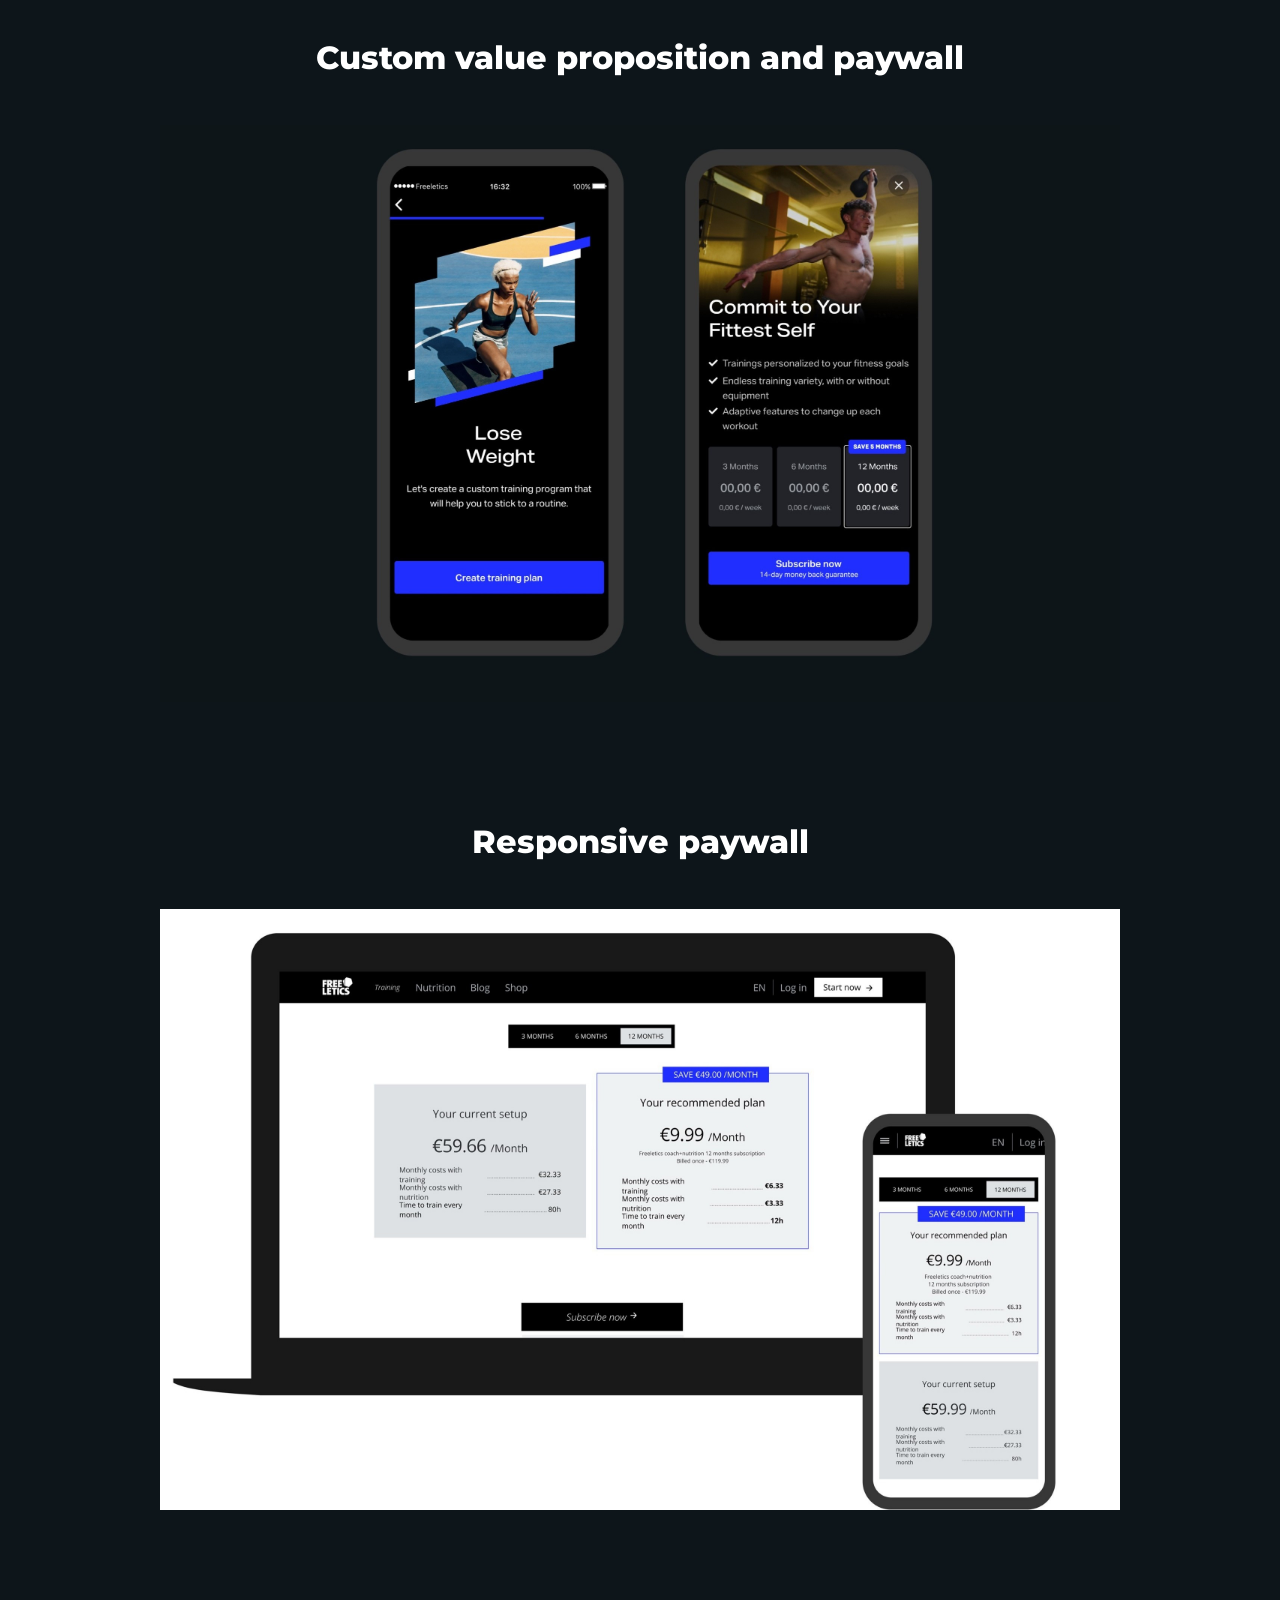
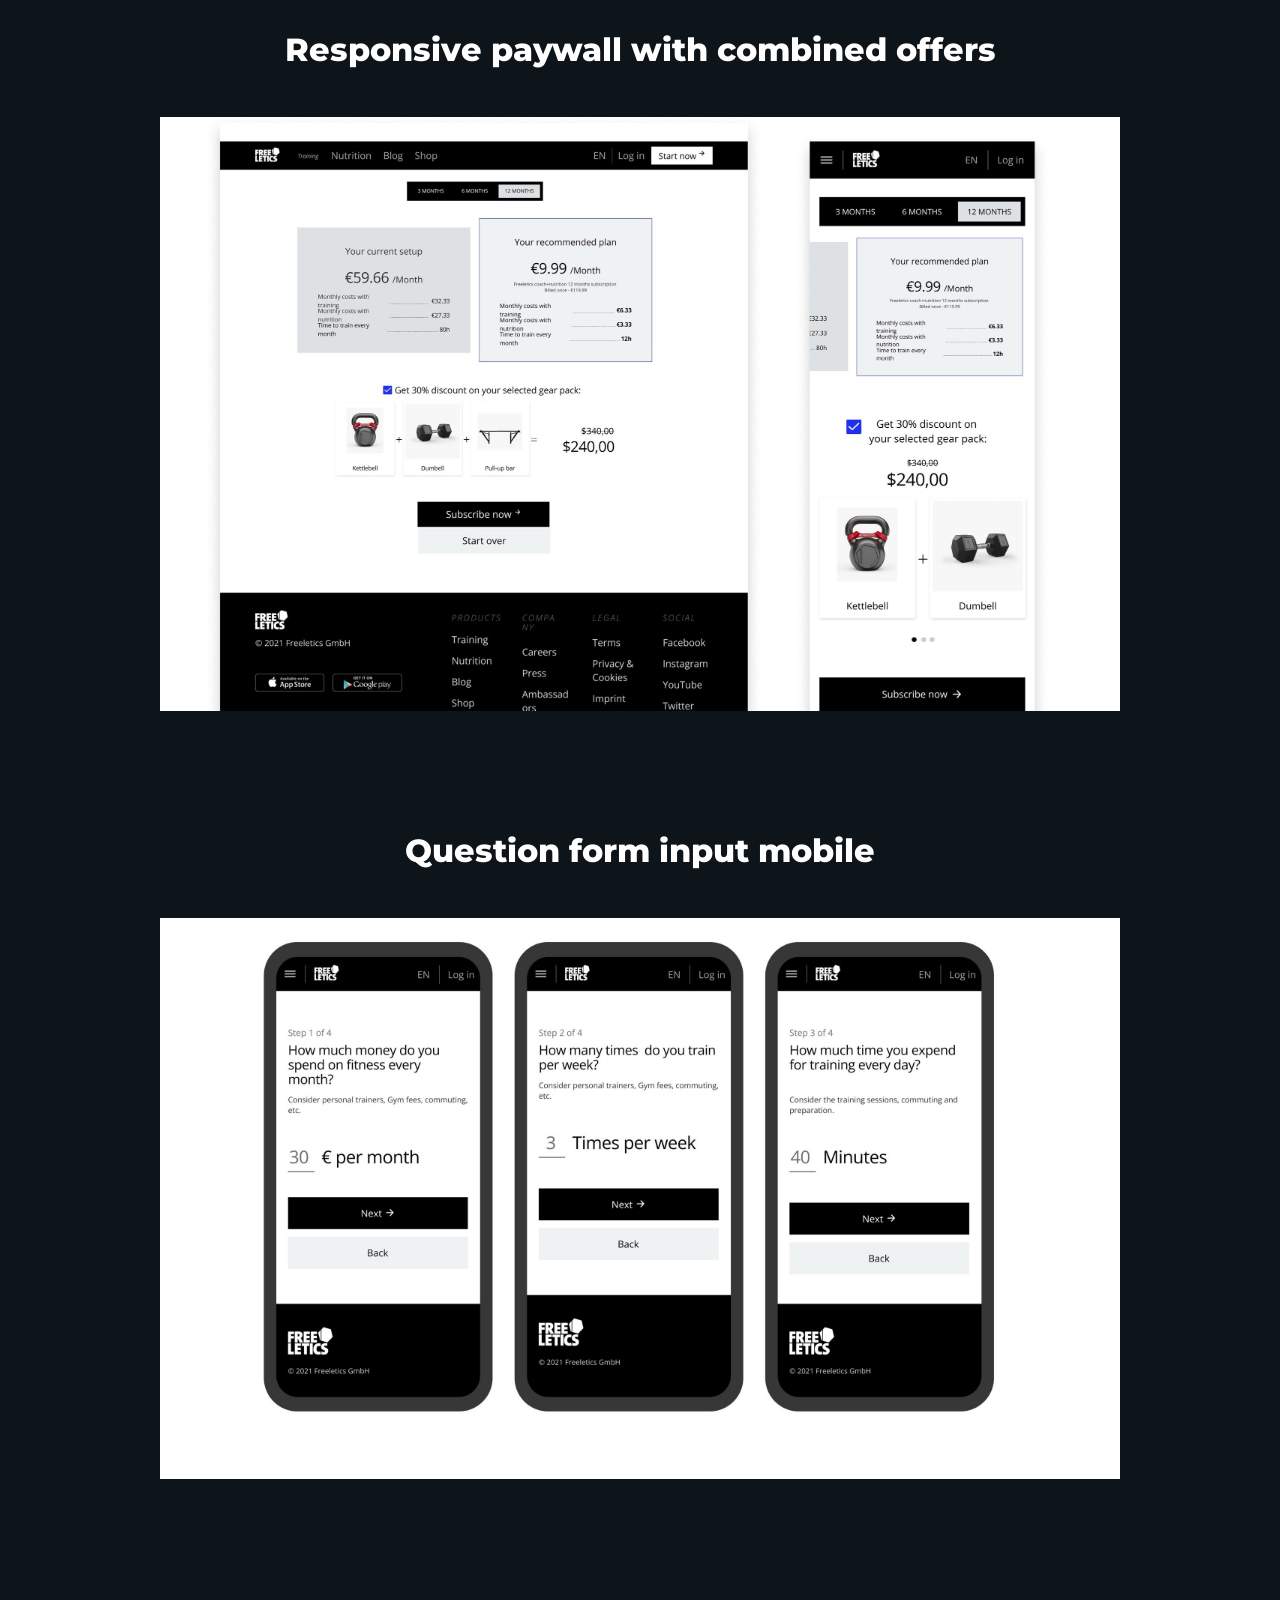
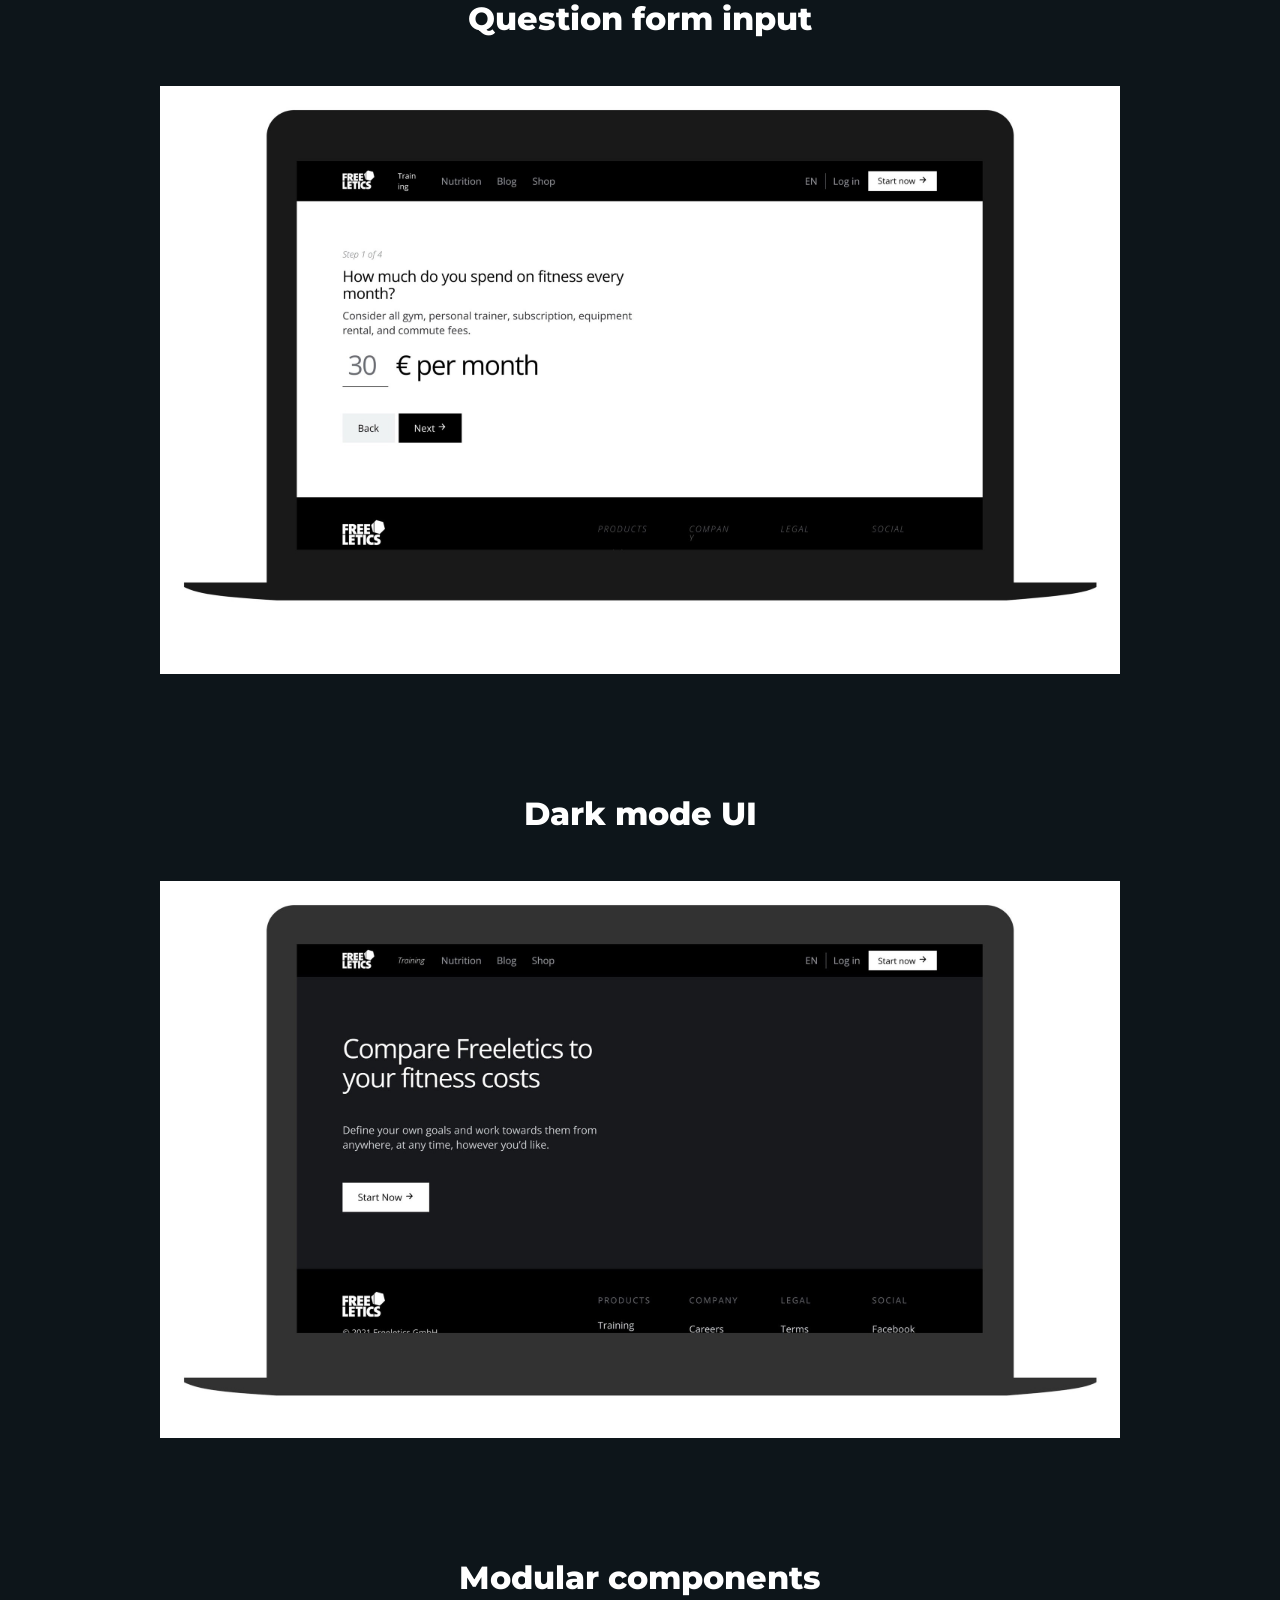
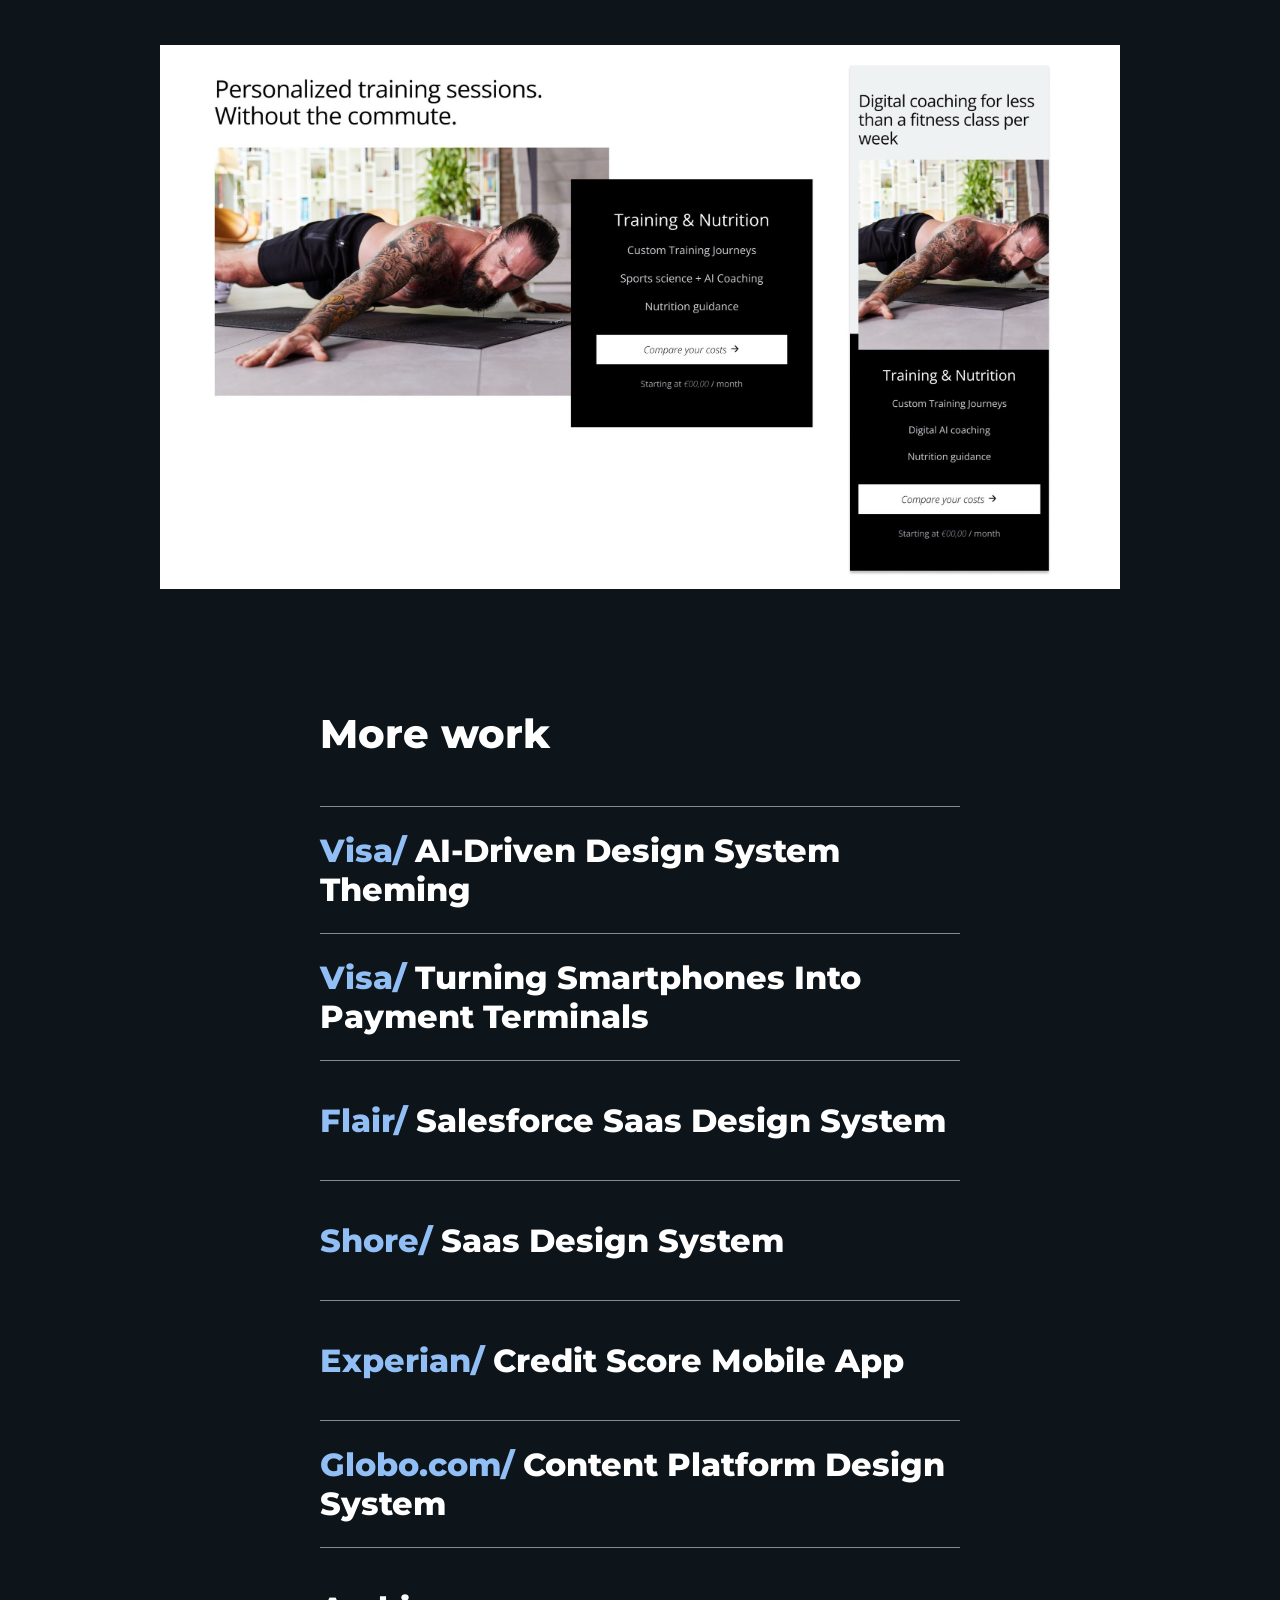
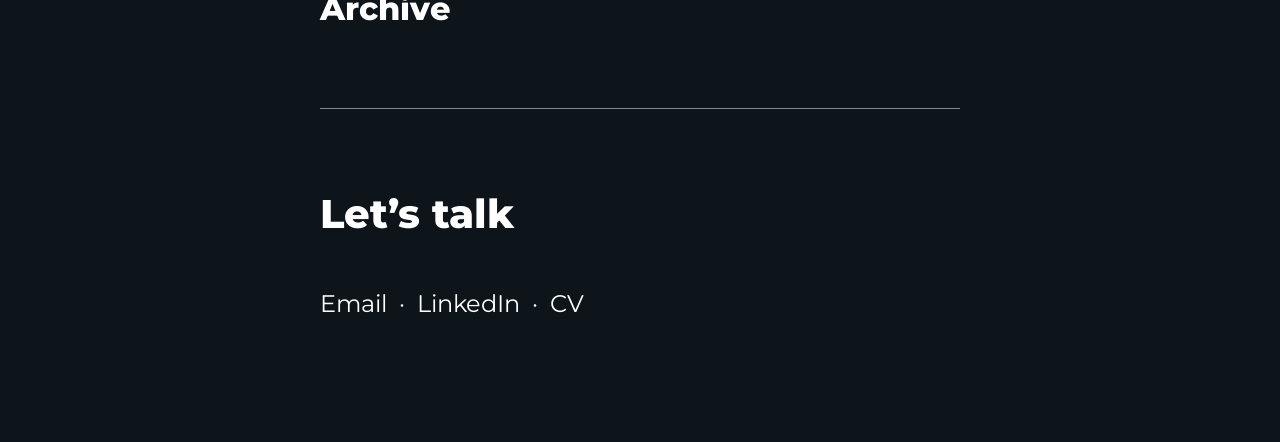
<file: freeletics.html>
<!DOCTYPE html>
<html lang="en">
<head>
  <meta charset="UTF-8">
  <meta name="viewport" content="width=device-width, initial-scale=1">
  <title>Freeletics Onboarding Growth Hacks — Vinícius Krause</title>
  <meta name="description" content="Case study: redesigning the Freeletics onboarding to raise subscription conversion without lowering the average purchase value.">
  <link rel="icon" href="assets/site-icon.png">
  <link rel="preconnect" href="https://fonts.googleapis.com">
  <link rel="preconnect" href="https://fonts.gstatic.com" crossorigin>
  <link href="https://fonts.googleapis.com/css2?family=Montserrat:wght@300;400;500;700;800&display=swap" rel="stylesheet">
  <link rel="stylesheet" href="styles.css">
</head>
<body class="theme-dark">
  <main class="case">
    <nav class="breadcrumb breadcrumb--center body" aria-label="Breadcrumb">
      <a href="index.html">Home /</a>
      <a class="breadcrumb-current" href="work.html">Work /</a>
      <a href="about.html">About /</a>
    </nav>

    <header class="case-hero case-hero--freeletics">
      <h1 class="title-2 case-title">Freeletics Onboarding Growth Hacks</h1>
      <p class="body case-hero-lead">Onboarding that sells personalization, with 40% more conversions.</p>
      <div class="case-hero-stage">
        <img class="case-hero-phone--side" src="assets/freeletics/hero-goal.png" width="658" height="1352" alt="Onboarding goal screen: Lose Weight, with a Create training plan button">
        <img class="case-hero-phone--main" src="assets/freeletics/hero-paywall.png" width="658" height="1352" fetchpriority="high" alt="Paywall: Commit to Your Fittest Self, with 3, 6 and 12 month plans">
        <img class="case-hero-phone--side" src="assets/freeletics/hero-train.png" width="652" height="1339" alt="Onboarding question: How would you like to train, with ranked training options">
      </div>
    </header>

    <article class="case-article">

      <div class="case-body body">
        <dl class="case-meta">
          <div>
            <dt class="title-3">Timeline</dt>
            <dd>6 months</dd>
          </div>
          <div>
            <dt class="title-3">Team</dt>
            <dd>Growth Product Manager • Data Analysts • User Research • Engineering</dd>
          </div>
        </dl>

        <section>
          <h2 class="title-3">The challenge</h2>
          <p>Freeletics uses AI to create personalized fitness programs, making onboarding one of the most critical moments in the product.</p>
          <div>
            <p>The Growth team had two goals:</p>
            <ul>
              <li>Increase subscription conversion</li>
              <li>Maintain the average purchase value</li>
            </ul>
          </div>
          <p>Improving one metric couldn’t come at the expense of the other.</p>
        </section>

        <section>
          <h2 class="title-3">My role</h2>
          <p>I led the UX work for onboarding optimization.</p>
          <div>
            <p>My responsibilities included:</p>
            <ul>
              <li>Analyzing funnel performance</li>
              <li>Defining new product metrics</li>
              <li>Running usability tests</li>
              <li>Synthesizing research insights</li>
              <li>Designing and validating new onboarding flows alongside product and engineering</li>
            </ul>
          </div>
        </section>

        <section>
          <h2 class="title-3">Understanding the drop-offs</h2>
          <p>We combined analytics, new funnel metrics, usability testing, interviews and questionnaires to understand where users abandoned the onboarding experience.</p>
          <p>One insight stood out: users didn’t see onboarding questions as friction. They saw them as proof that the app was creating a personalized training plan.</p>
          <p>That completely changed our approach. Instead of removing questions, we redesigned the experience so every question reinforced the value of personalization, while delaying information that was only needed for account setup.</p>
        </section>

        <section>
          <h2 class="title-3">Outcome</h2>
          <p>The redesigned onboarding reduced friction without reducing confidence in the product.</p>
          <div>
            <p>During experimentation we achieved:</p>
            <ul>
              <li>40% increase in conversion rate</li>
              <li>No reduction in average purchase value</li>
              <li>A simpler onboarding focused on user value rather than product configuration</li>
            </ul>
          </div>
        </section>
      </div>
    </article>

    <div class="case-gallery case-gallery--inset">
      <figure class="case-figure">
        <figcaption class="title-3">Onboarding funnel data analysis</figcaption>
        <img src="assets/freeletics/01.jpg?v=3" width="2560" height="1375" loading="lazy" alt="Onboarding funnel data analysis">
      </figure>
      <figure class="case-figure">
        <figcaption class="title-3">User journey</figcaption>
        <img src="assets/freeletics/02.jpg?v=3" width="2560" height="1668" loading="lazy" alt="User journey">
      </figure>
      <figure class="case-figure">
        <figcaption class="title-3">Wireframes and navigation flow</figcaption>
        <img src="assets/freeletics/03.jpg?v=3" width="2560" height="1511" loading="lazy" alt="Wireframes and navigation flow">
      </figure>
      <figure class="case-figure">
        <figcaption class="title-3">Prototype build</figcaption>
        <img src="assets/freeletics/04.jpg?v=3" width="2560" height="1549" loading="lazy" alt="Prototype build">
      </figure>
      <figure class="case-figure">
        <figcaption class="title-3">App onboarding instructions</figcaption>
        <img src="assets/freeletics/05.jpg?v=3" width="2560" height="1402" loading="lazy" alt="App onboarding instructions">
      </figure>
      <figure class="case-figure">
        <figcaption class="title-3">App onboarding customization questions</figcaption>
        <img src="assets/freeletics/06.jpg?v=3" width="2560" height="1566" loading="lazy" alt="App onboarding customization questions">
      </figure>
      <figure class="case-figure">
        <figcaption class="title-3">Custom value proposition and paywall</figcaption>
        <img src="assets/freeletics/07.jpg?v=3" width="2560" height="1539" loading="lazy" alt="Custom value proposition and paywall">
      </figure>
      <figure class="case-figure">
        <figcaption class="title-3">Responsive paywall</figcaption>
        <img src="assets/freeletics/08.jpg?v=3" width="2560" height="1602" loading="lazy" alt="Responsive paywall on desktop and mobile">
      </figure>
      <figure class="case-figure">
        <figcaption class="title-3">Responsive paywall with combined offers</figcaption>
        <img src="assets/freeletics/09.jpg?v=3" width="2560" height="1585" loading="lazy" alt="Responsive paywall with combined offers">
      </figure>
      <figure class="case-figure">
        <figcaption class="title-3">Question form input mobile</figcaption>
        <img src="assets/freeletics/10.jpg?v=3" width="2560" height="1496" loading="lazy" alt="Question form input on mobile">
      </figure>
      <figure class="case-figure">
        <figcaption class="title-3">Question form input</figcaption>
        <img src="assets/freeletics/11.jpg?v=3" width="2560" height="1568" loading="lazy" alt="Question form input on desktop">
      </figure>
      <figure class="case-figure">
        <figcaption class="title-3">Dark mode UI</figcaption>
        <img src="assets/freeletics/12.jpg?v=3" width="2560" height="1485" loading="lazy" alt="Dark mode UI">
      </figure>
      <figure class="case-figure">
        <figcaption class="title-3">Modular components</figcaption>
        <img src="assets/freeletics/13.jpg?v=3" width="2560" height="1451" loading="lazy" alt="Modular components">
      </figure>

    <div class="case-end">
      <nav class="case-more" aria-labelledby="more-work-title">
        <h2 class="title-2" id="more-work-title">More work</h2>
        <ul class="work-list">
          <li>
            <a class="title-3" href="visa-brands.html">
              <span class="client">Visa</span> AI-Driven Design System Theming
            </a>
          </li>
          <li>
            <a class="title-3" href="visa-accept.html">
              <span class="client">Visa</span> Turning Smartphones Into Payment Terminals
            </a>
          </li>
          <li>
            <a class="title-3" href="flair.html">
              <span class="client">Flair</span> Salesforce Saas Design System
            </a>
          </li>
          <li>
            <a class="title-3" href="shore.html">
              <span class="client">Shore</span> Saas Design System
            </a>
          </li>
          <li>
            <a class="title-3" href="experian.html">
              <span class="client">Experian</span> Credit Score Mobile App
            </a>
          </li>
          <li>
            <a class="title-3" href="globo.html">
              <span class="client">Globo.com</span> Content Platform Design System
            </a>
          </li>
          <li>
            <a class="title-3" href="archive.html">
              Archive
            </a>
          </li>
        </ul>
      </nav>

      <footer class="section footer">
        <h2 class="title-2">Let’s talk</h2>
        <nav class="contact-links" aria-label="Contact">
          <a class="body" href="mailto:kr.vinicius@gmail.com">Email</a>
          <span class="dot" aria-hidden="true">·</span>
          <a class="body" href="https://www.linkedin.com/in/viniciuskrause/" target="_blank" rel="noopener">LinkedIn</a>
          <span class="dot" aria-hidden="true">·</span>
          <a class="body" href="assets/vinicius-krause-cv.pdf" download="Vinícius Krause - CV.pdf">CV</a>
        </nav>
      </footer>
    </div>
  </main>
</body>
</html>
</file>
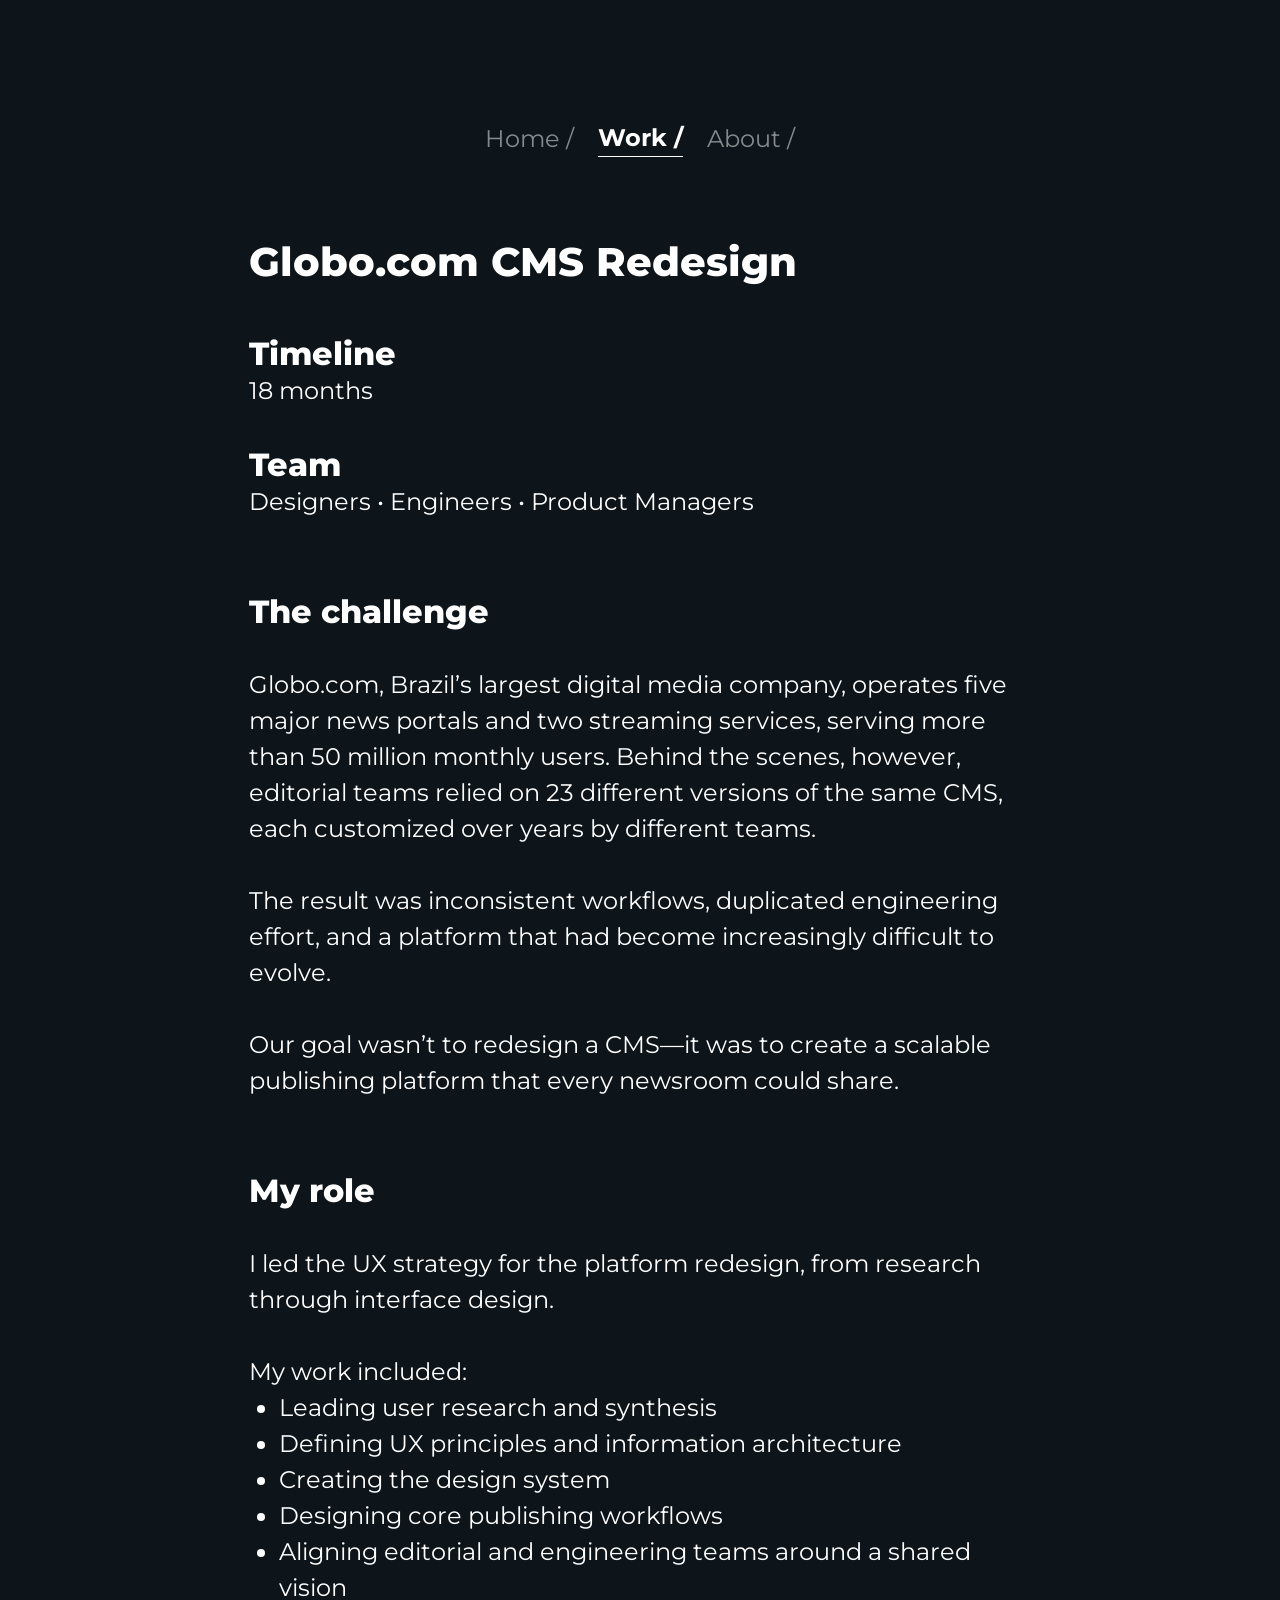
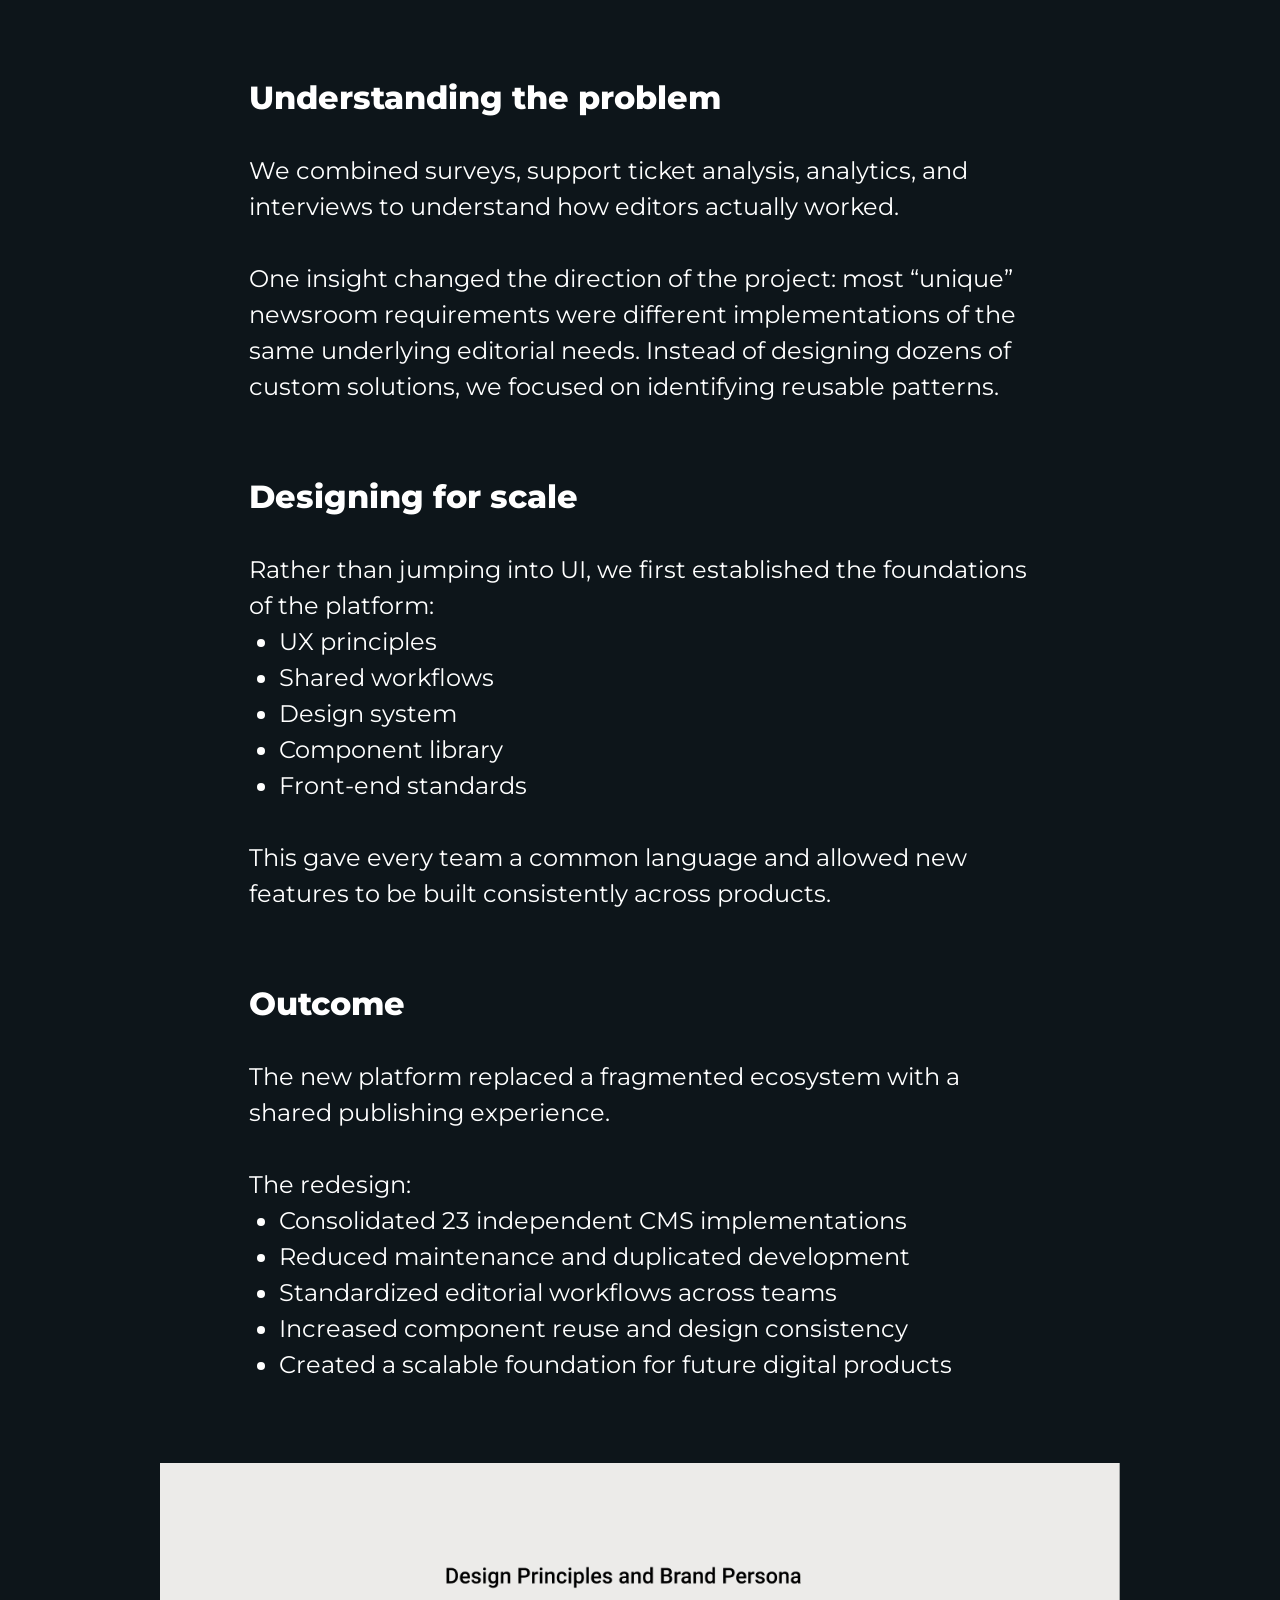
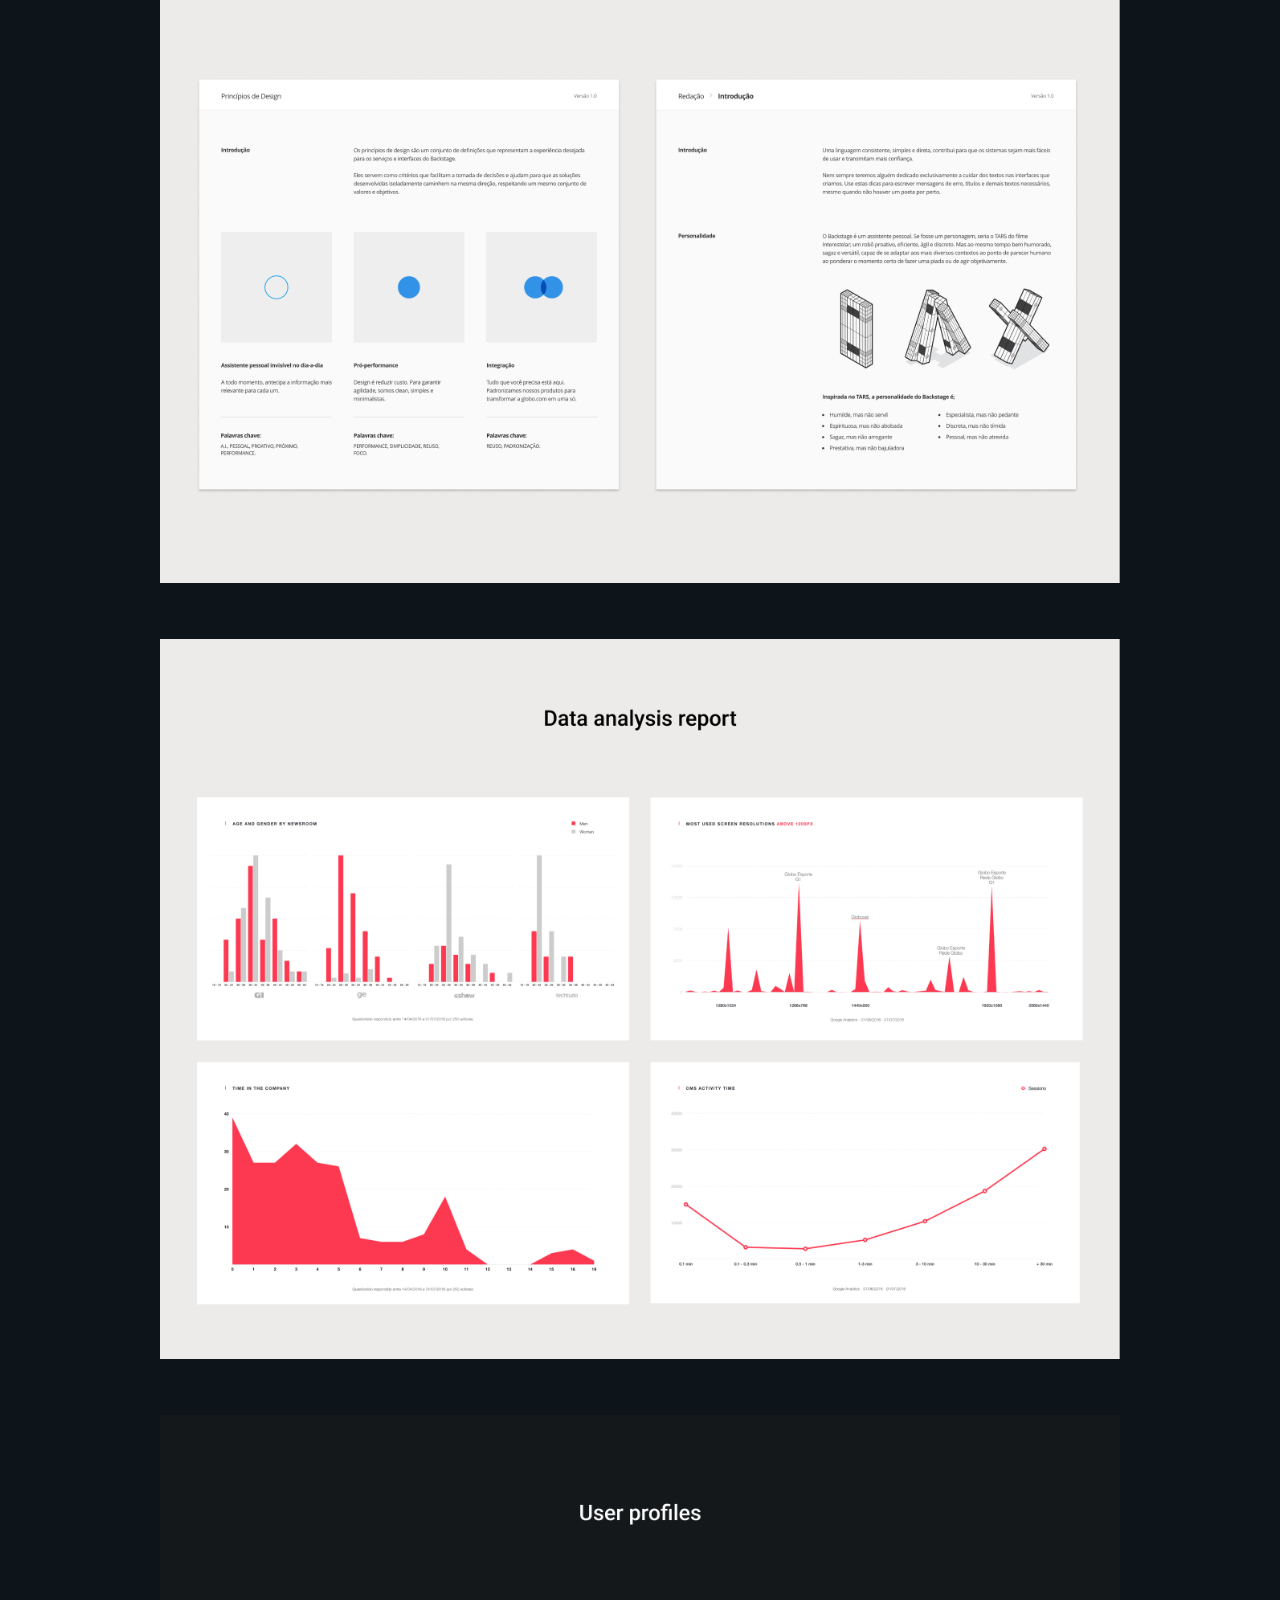
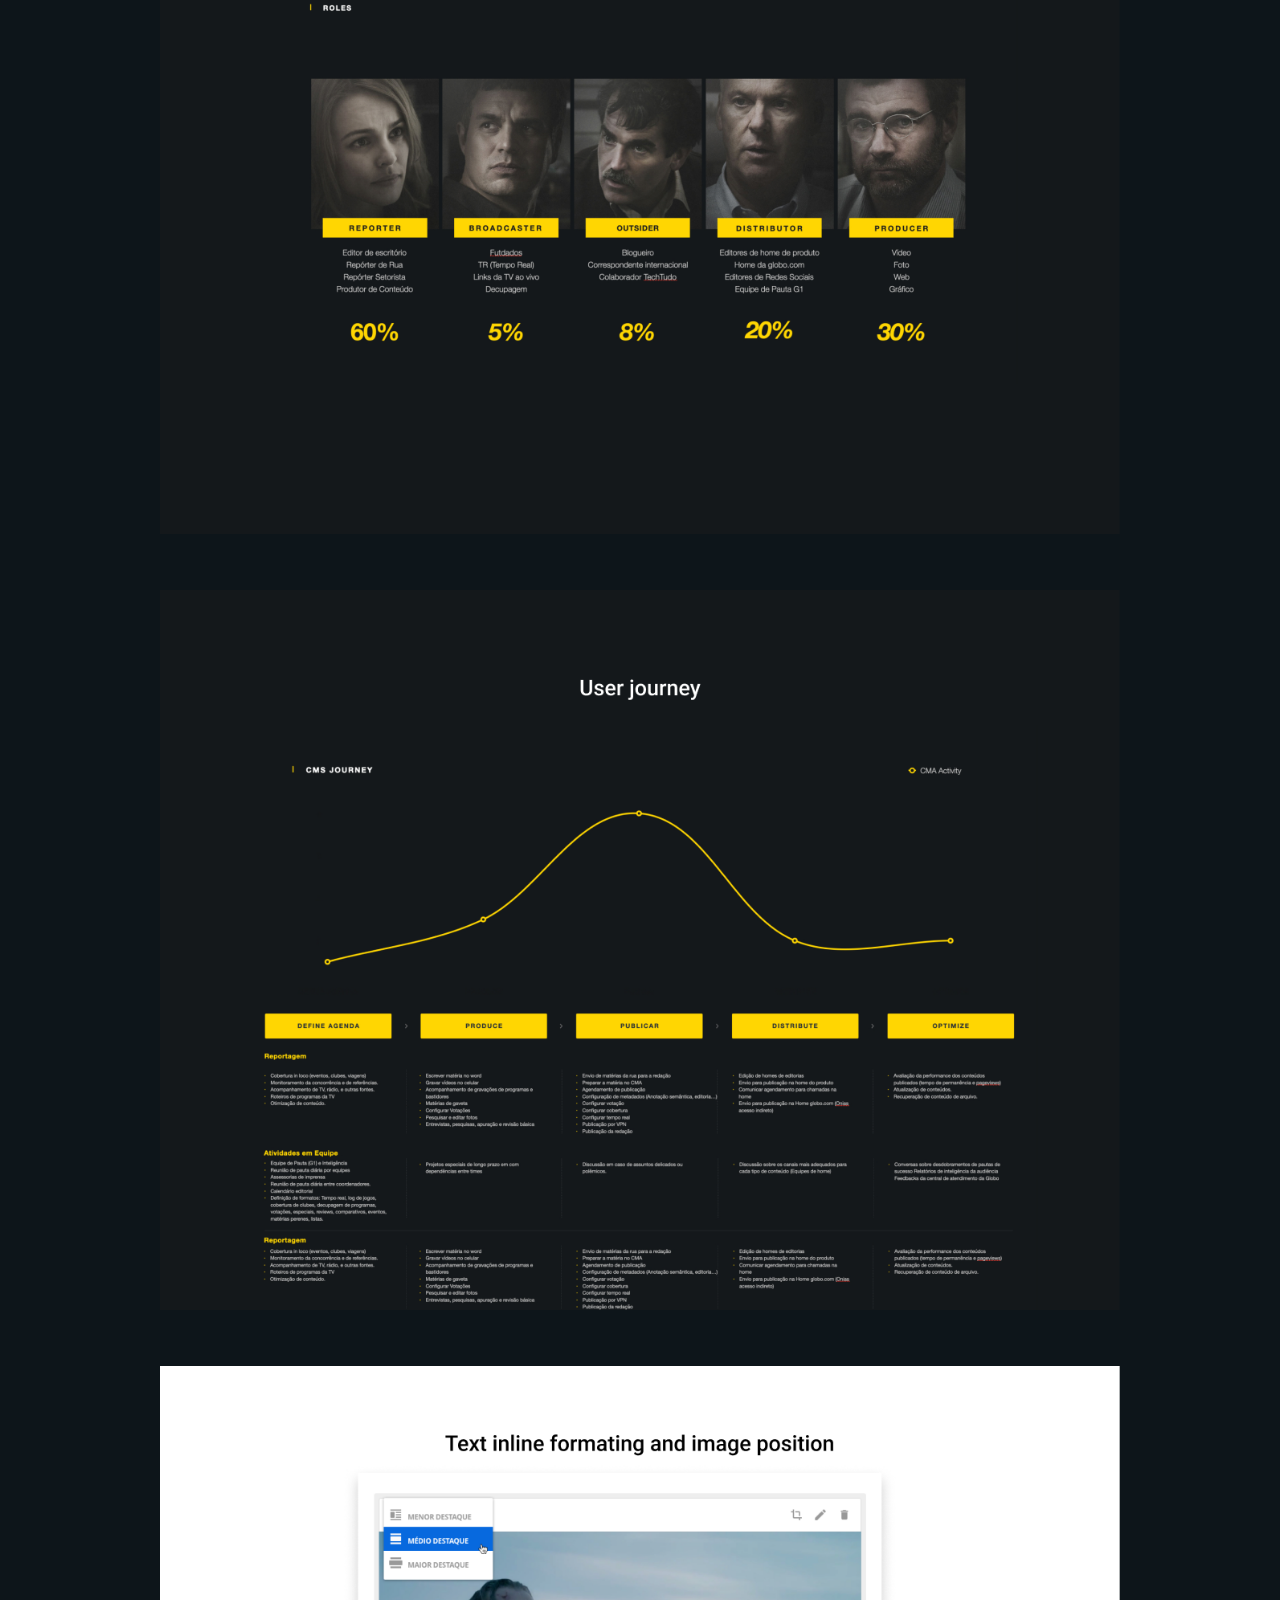
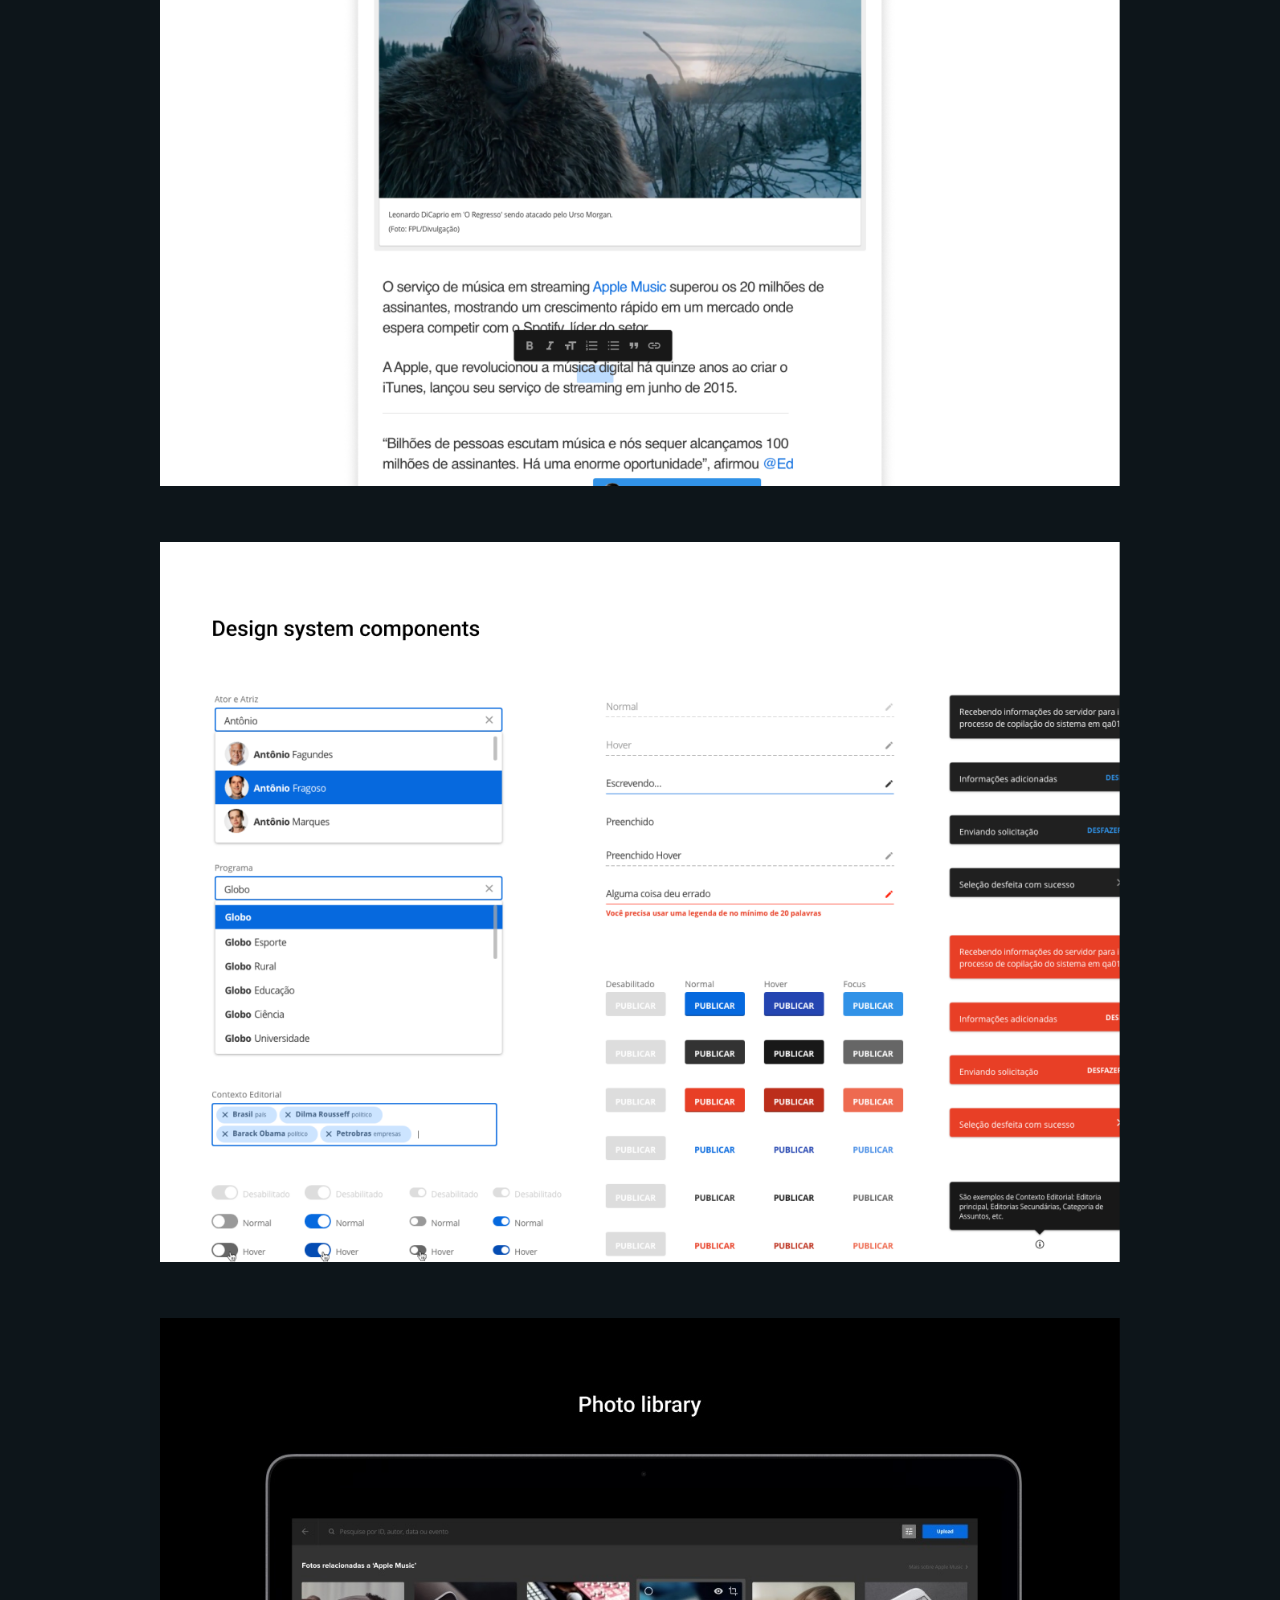
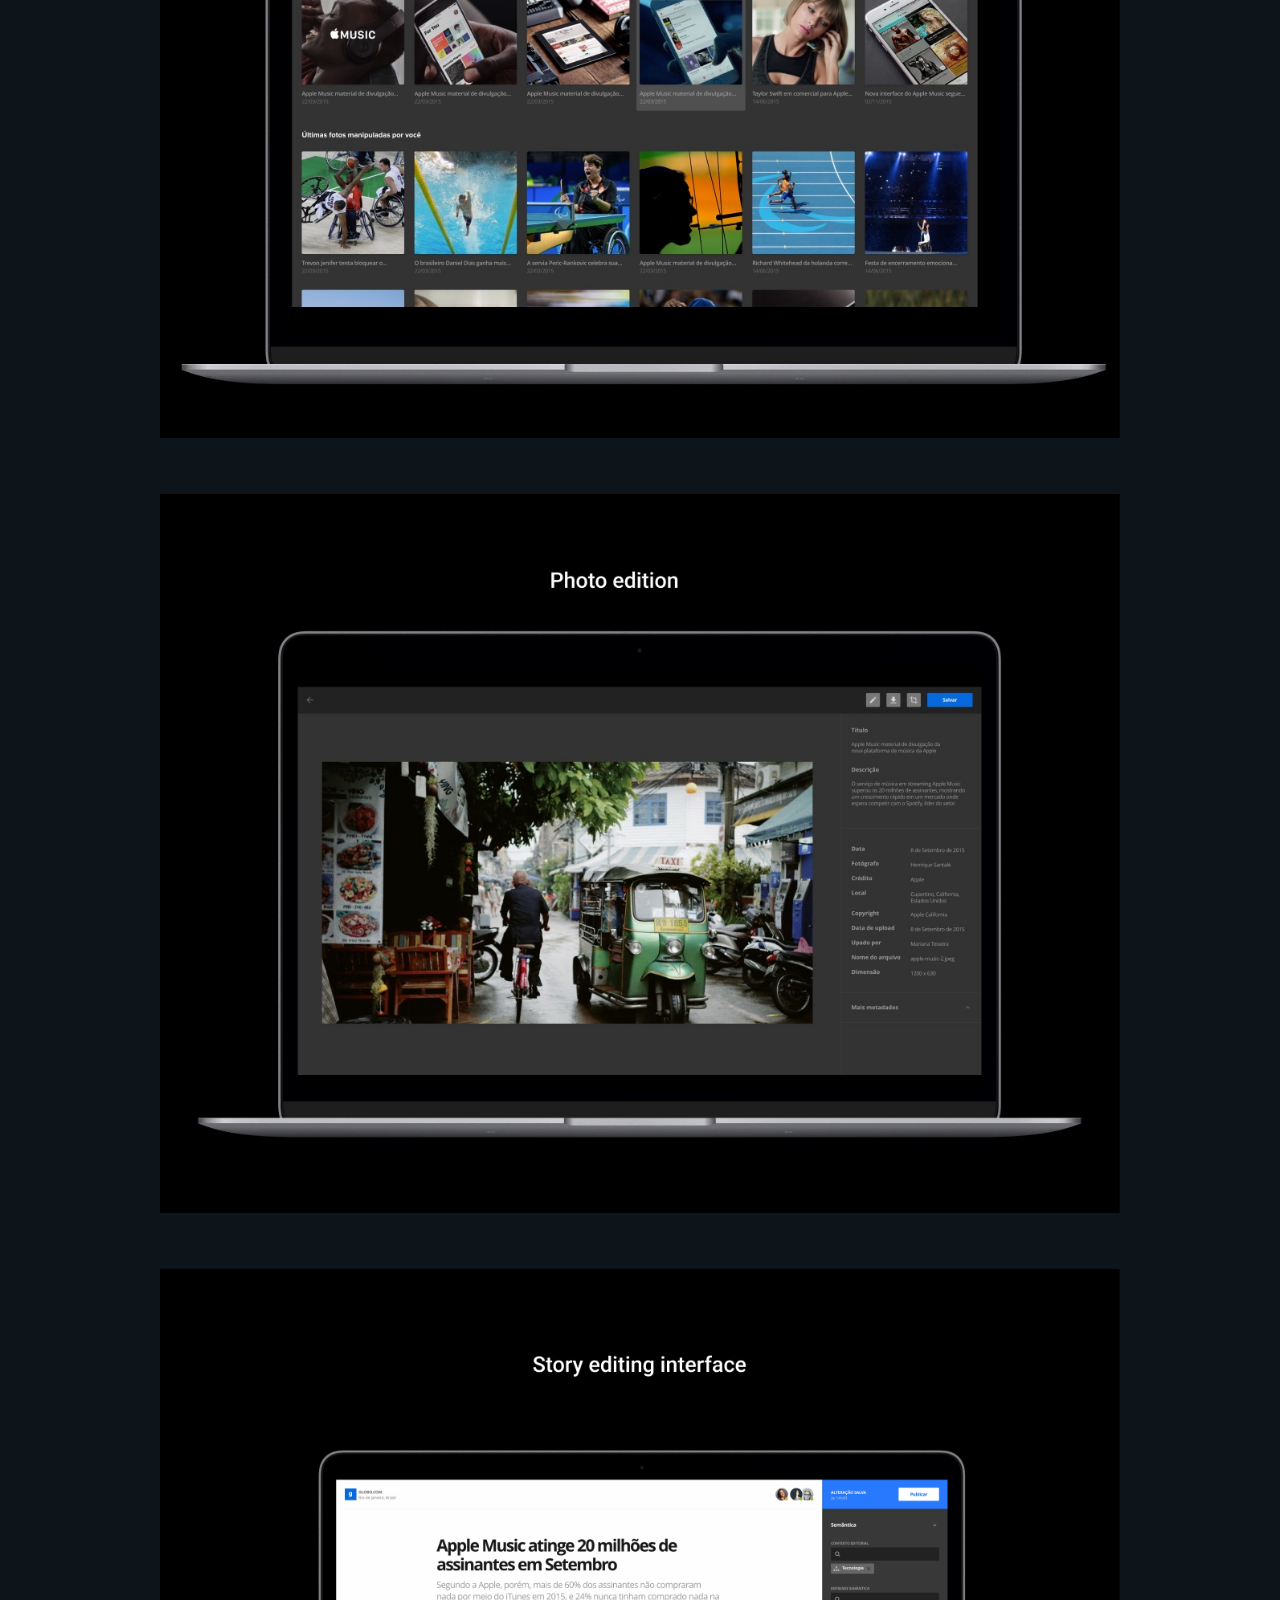
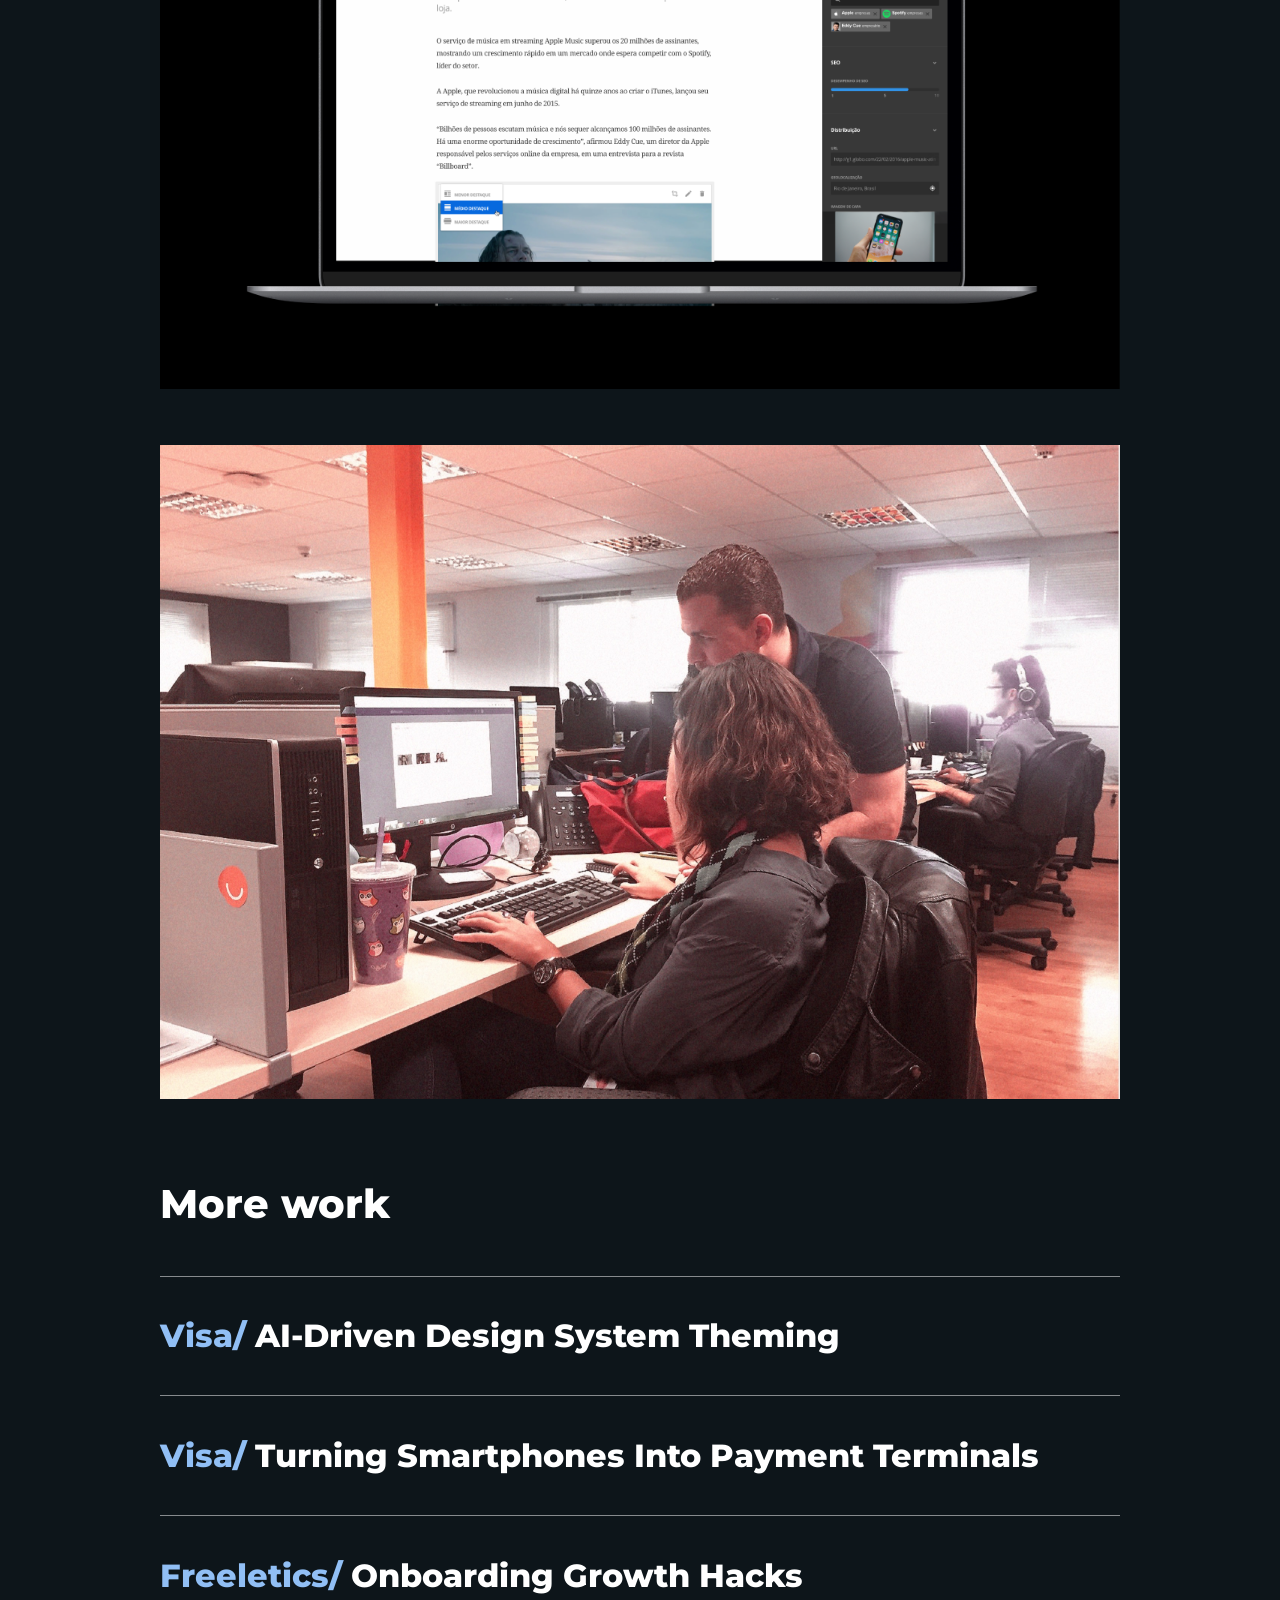
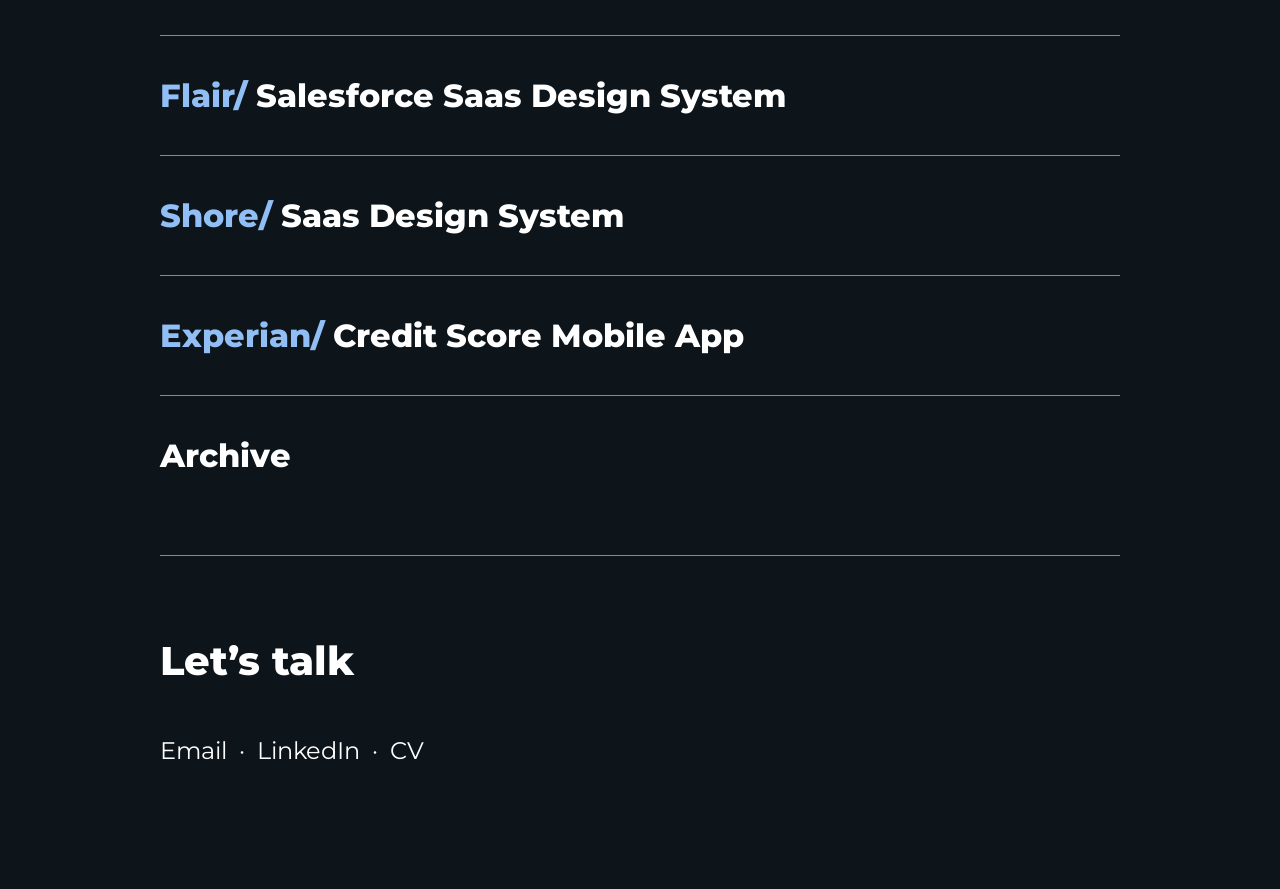
<file: globo.html>
<!DOCTYPE html>
<html lang="en">
<head>
  <meta charset="UTF-8">
  <meta name="viewport" content="width=device-width, initial-scale=1">
  <title>Globo.com CMS Redesign — Vinícius Krause</title>
  <meta name="description" content="Case study: redesigning Globo.com’s CMS into one scalable publishing platform shared by every newsroom.">
  <link rel="icon" href="assets/site-icon.png">
  <link rel="preconnect" href="https://fonts.googleapis.com">
  <link rel="preconnect" href="https://fonts.gstatic.com" crossorigin>
  <link href="https://fonts.googleapis.com/css2?family=Montserrat:wght@300;400;500;700;800&display=swap" rel="stylesheet">
  <link rel="stylesheet" href="styles.css">
</head>
<body class="theme-dark">
  <main class="case">
    <nav class="breadcrumb breadcrumb--center body" aria-label="Breadcrumb">
      <a href="index.html">Home /</a>
      <a class="breadcrumb-current" href="work.html">Work /</a>
      <a href="about.html">About /</a>
    </nav>

    <article class="case-article">
      <h1 class="title-2 case-title">Globo.com CMS Redesign</h1>

      <div class="case-body body">
        <dl class="case-meta">
          <div>
            <dt class="title-3">Timeline</dt>
            <dd>18 months</dd>
          </div>
          <div>
            <dt class="title-3">Team</dt>
            <dd>Designers • Engineers • Product Managers</dd>
          </div>
        </dl>

        <section>
          <h2 class="title-3">The challenge</h2>
          <p>Globo.com, Brazil’s largest digital media company, operates five major news portals and two streaming services, serving more than 50 million monthly users. Behind the scenes, however, editorial teams relied on 23 different versions of the same CMS, each customized over years by different teams.</p>
          <p>The result was inconsistent workflows, duplicated engineering effort, and a platform that had become increasingly difficult to evolve.</p>
          <p>Our goal wasn’t to redesign a CMS—it was to create a scalable publishing platform that every newsroom could share.</p>
        </section>

        <section>
          <h2 class="title-3">My role</h2>
          <p>I led the UX strategy for the platform redesign, from research through interface design.</p>
          <div>
            <p>My work included:</p>
            <ul>
              <li>Leading user research and synthesis</li>
              <li>Defining UX principles and information architecture</li>
              <li>Creating the design system</li>
              <li>Designing core publishing workflows</li>
              <li>Aligning editorial and engineering teams around a shared vision</li>
            </ul>
          </div>
        </section>

        <section>
          <h2 class="title-3">Understanding the problem</h2>
          <p>We combined surveys, support ticket analysis, analytics, and interviews to understand how editors actually worked.</p>
          <p>One insight changed the direction of the project: most “unique” newsroom requirements were different implementations of the same underlying editorial needs. Instead of designing dozens of custom solutions, we focused on identifying reusable patterns.</p>
        </section>

        <section>
          <h2 class="title-3">Designing for scale</h2>
          <div>
            <p>Rather than jumping into UI, we first established the foundations of the platform:</p>
            <ul>
              <li>UX principles</li>
              <li>Shared workflows</li>
              <li>Design system</li>
              <li>Component library</li>
              <li>Front-end standards</li>
            </ul>
          </div>
          <p>This gave every team a common language and allowed new features to be built consistently across products.</p>
        </section>

        <section>
          <h2 class="title-3">Outcome</h2>
          <p>The new platform replaced a fragmented ecosystem with a shared publishing experience.</p>
          <div>
            <p>The redesign:</p>
            <ul>
              <li>Consolidated 23 independent CMS implementations</li>
              <li>Reduced maintenance and duplicated development</li>
              <li>Standardized editorial workflows across teams</li>
              <li>Increased component reuse and design consistency</li>
              <li>Created a scalable foundation for future digital products</li>
            </ul>
          </div>
        </section>
      </div>
    </article>

    <div class="case-gallery case-gallery--inset">
      <img src="assets/globo/01.png" width="1195" height="896" loading="lazy" alt="Design principles and brand persona">
      <img src="assets/globo/02.png" width="1195" height="896" loading="lazy" alt="Data analysis report">
      <img src="assets/globo/03.png" width="1195" height="896" loading="lazy" alt="User profiles">
      <img src="assets/globo/04.png" width="1195" height="896" loading="lazy" alt="User journey">
      <img src="assets/globo/05.png" width="1195" height="896" loading="lazy" alt="Text inline formatting and image position">
      <img src="assets/globo/06.png" width="1195" height="896" loading="lazy" alt="Design system components">
      <img src="assets/globo/07.jpg" width="1195" height="896" loading="lazy" alt="Photo library">
      <img src="assets/globo/08.jpg" width="1195" height="896" loading="lazy" alt="Photo editing">
      <img src="assets/globo/09.png" width="1195" height="896" loading="lazy" alt="Story editing interface">
      <img src="assets/globo/10.jpg" width="2560" height="1743" loading="lazy" alt="Usability test with editors in the newsroom">
    </div>

    <div class="case-end">
      <nav class="case-more" aria-labelledby="more-work-title">
        <h2 class="title-2" id="more-work-title">More work</h2>
        <ul class="work-list">
          <li>
            <a class="title-3" href="visa-brands.html">
              <span class="client">Visa</span> AI-Driven Design System Theming
            </a>
          </li>
          <li>
            <a class="title-3" href="visa-accept.html">
              <span class="client">Visa</span> Turning Smartphones Into Payment Terminals
            </a>
          </li>
          <li>
            <a class="title-3" href="freeletics.html">
              <span class="client">Freeletics</span> Onboarding Growth Hacks
            </a>
          </li>
          <li>
            <a class="title-3" href="flair.html">
              <span class="client">Flair</span> Salesforce Saas Design System
            </a>
          </li>
          <li>
            <a class="title-3" href="shore.html">
              <span class="client">Shore</span> Saas Design System
            </a>
          </li>
          <li>
            <a class="title-3" href="experian.html">
              <span class="client">Experian</span> Credit Score Mobile App
            </a>
          </li>
          <li>
            <a class="title-3" href="archive.html">
              Archive
            </a>
          </li>
        </ul>
      </nav>

      <footer class="section footer">
        <h2 class="title-2">Let’s talk</h2>
        <nav class="contact-links" aria-label="Contact">
          <a class="body" href="mailto:kr.vinicius@gmail.com">Email</a>
          <span class="dot" aria-hidden="true">·</span>
          <a class="body" href="https://www.linkedin.com/in/viniciuskrause/" target="_blank" rel="noopener">LinkedIn</a>
          <span class="dot" aria-hidden="true">·</span>
          <a class="body" href="assets/vinicius-krause-cv.pdf" download="Vinícius Krause - CV.pdf">CV</a>
        </nav>
      </footer>
    </div>
  </main>
</body>
</html>
</file>
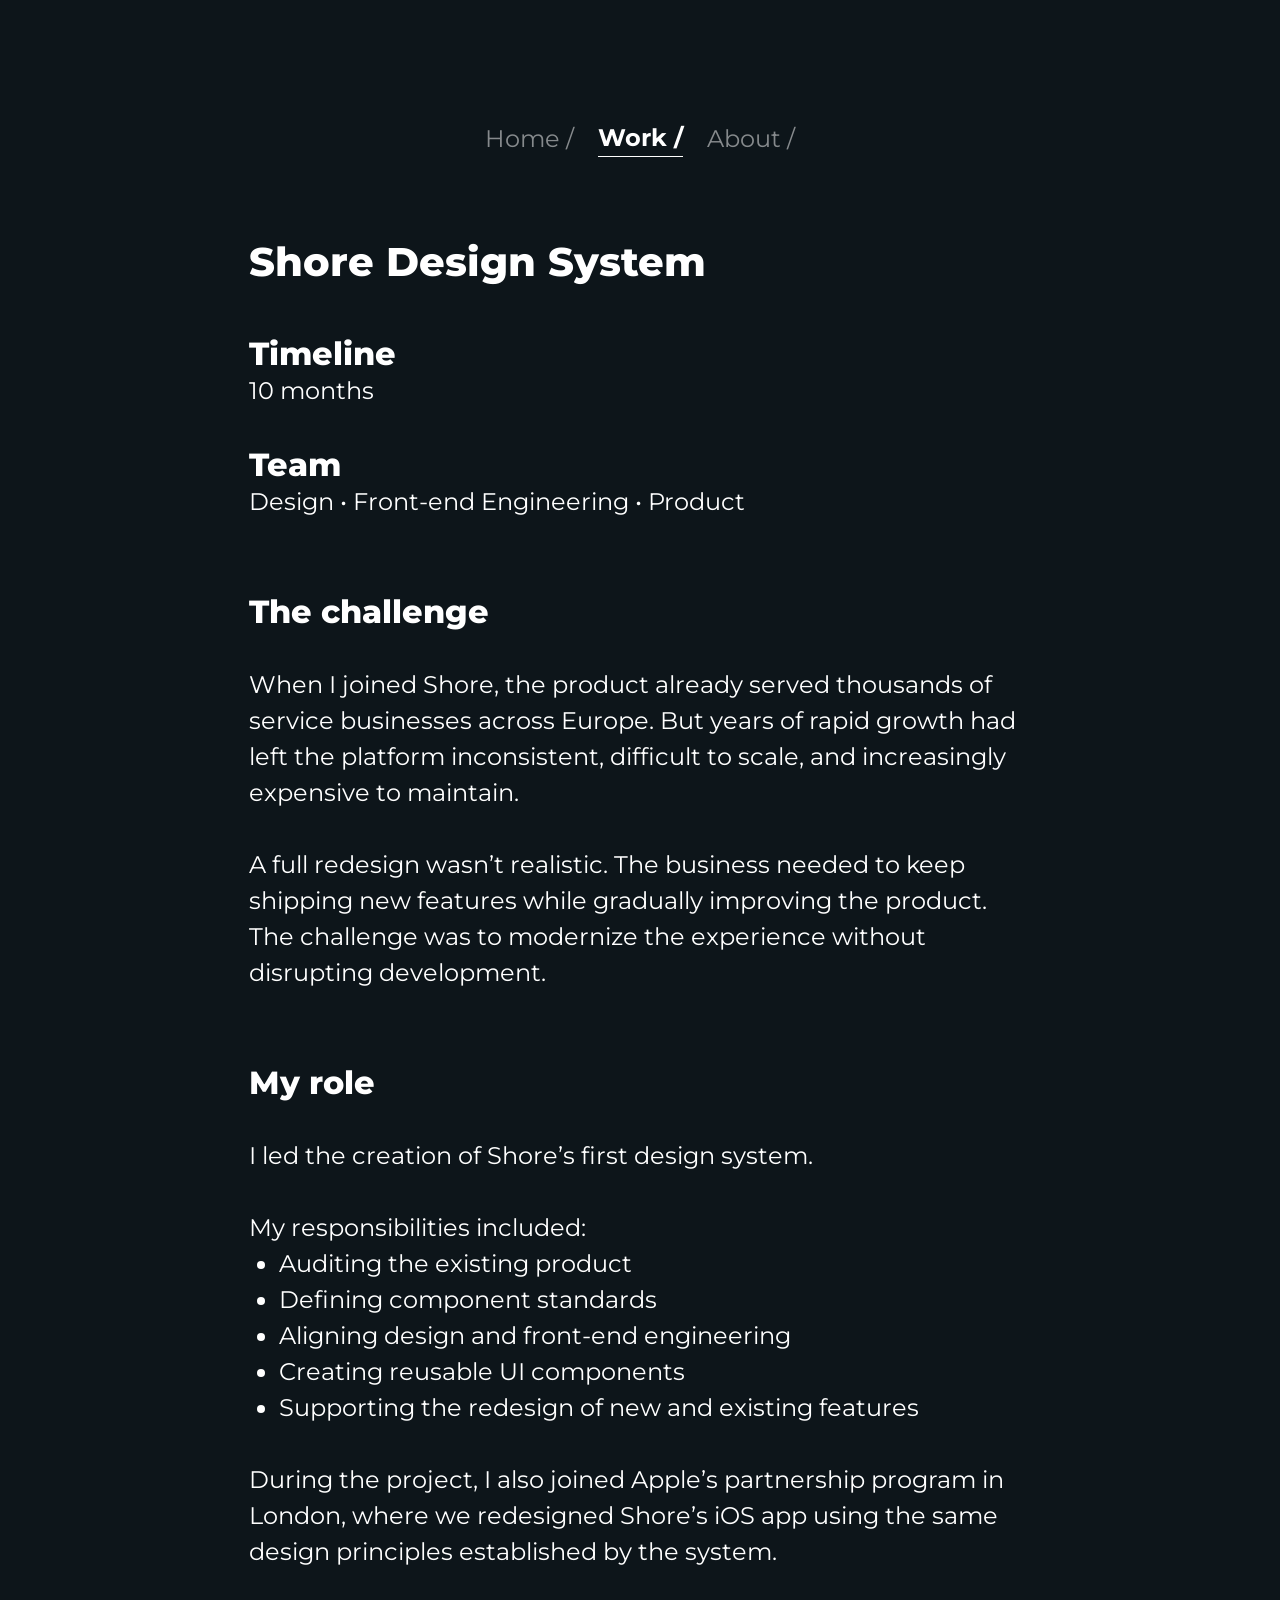
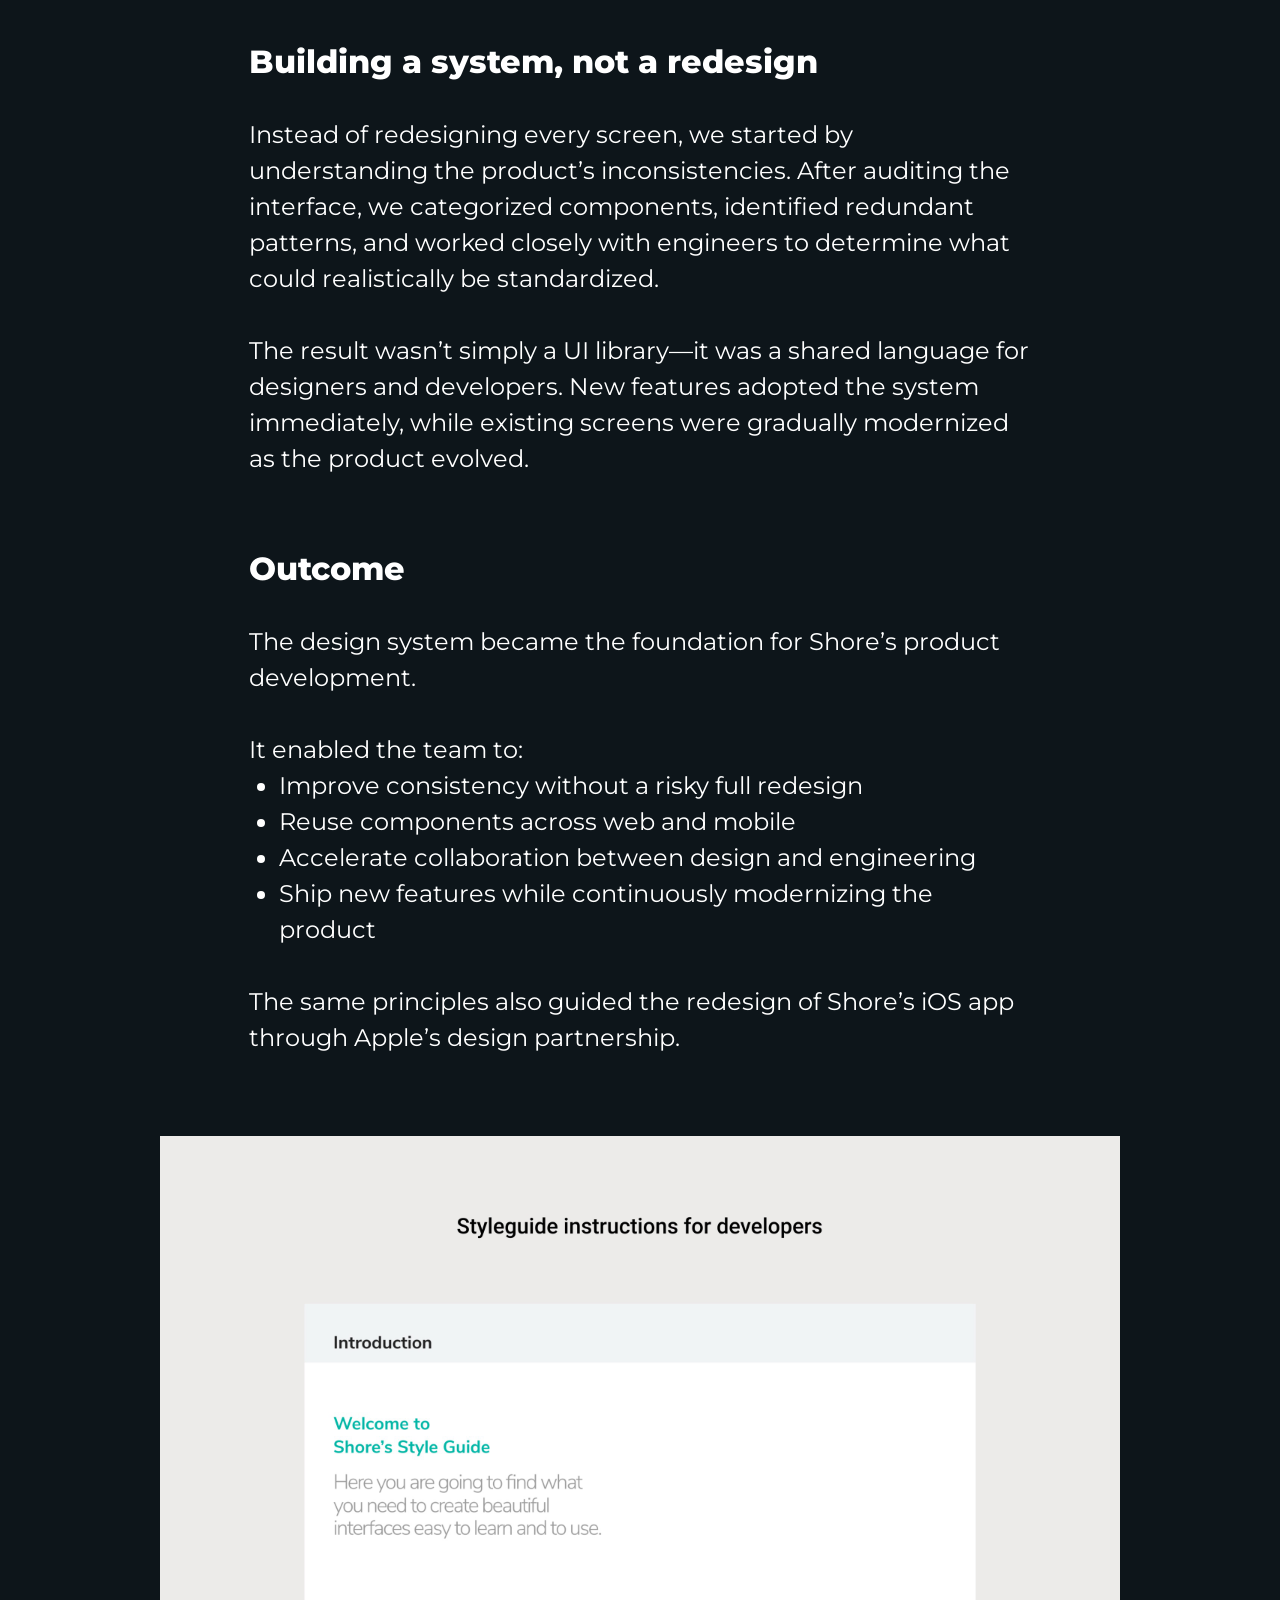
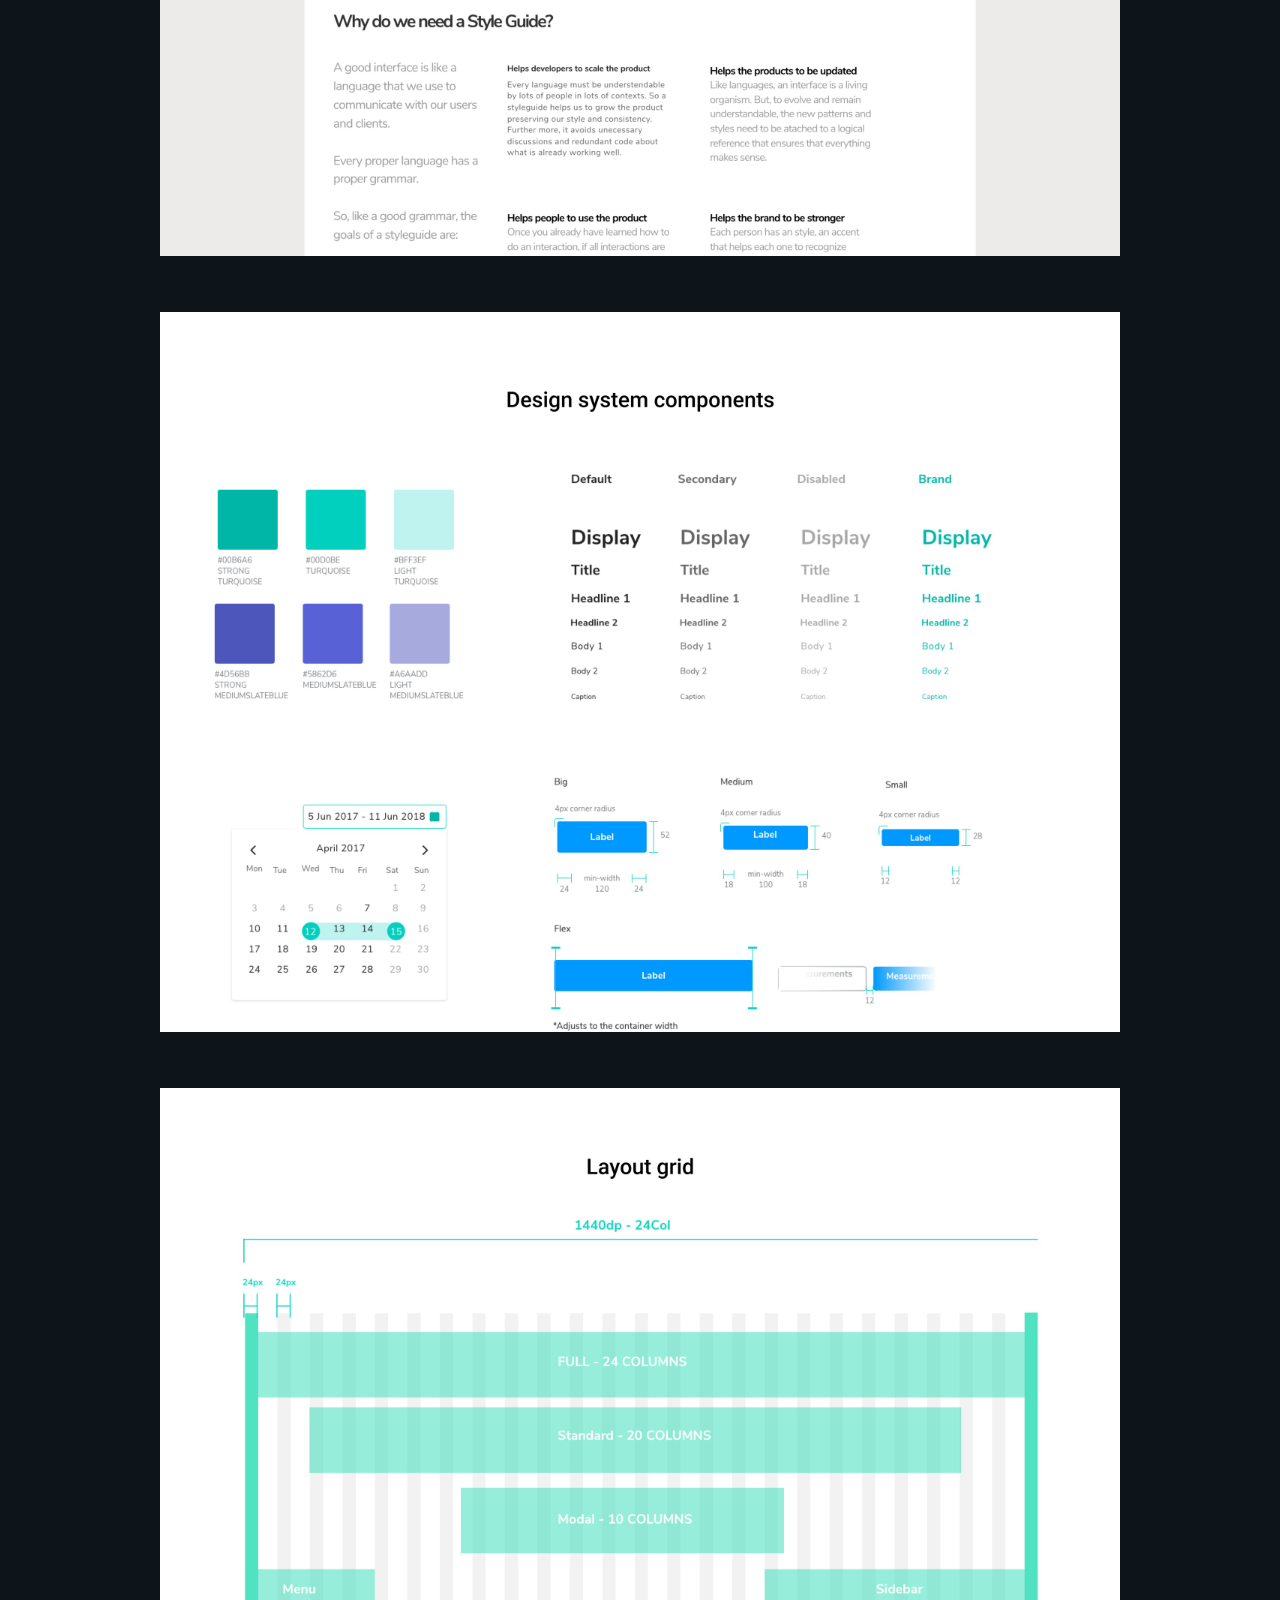
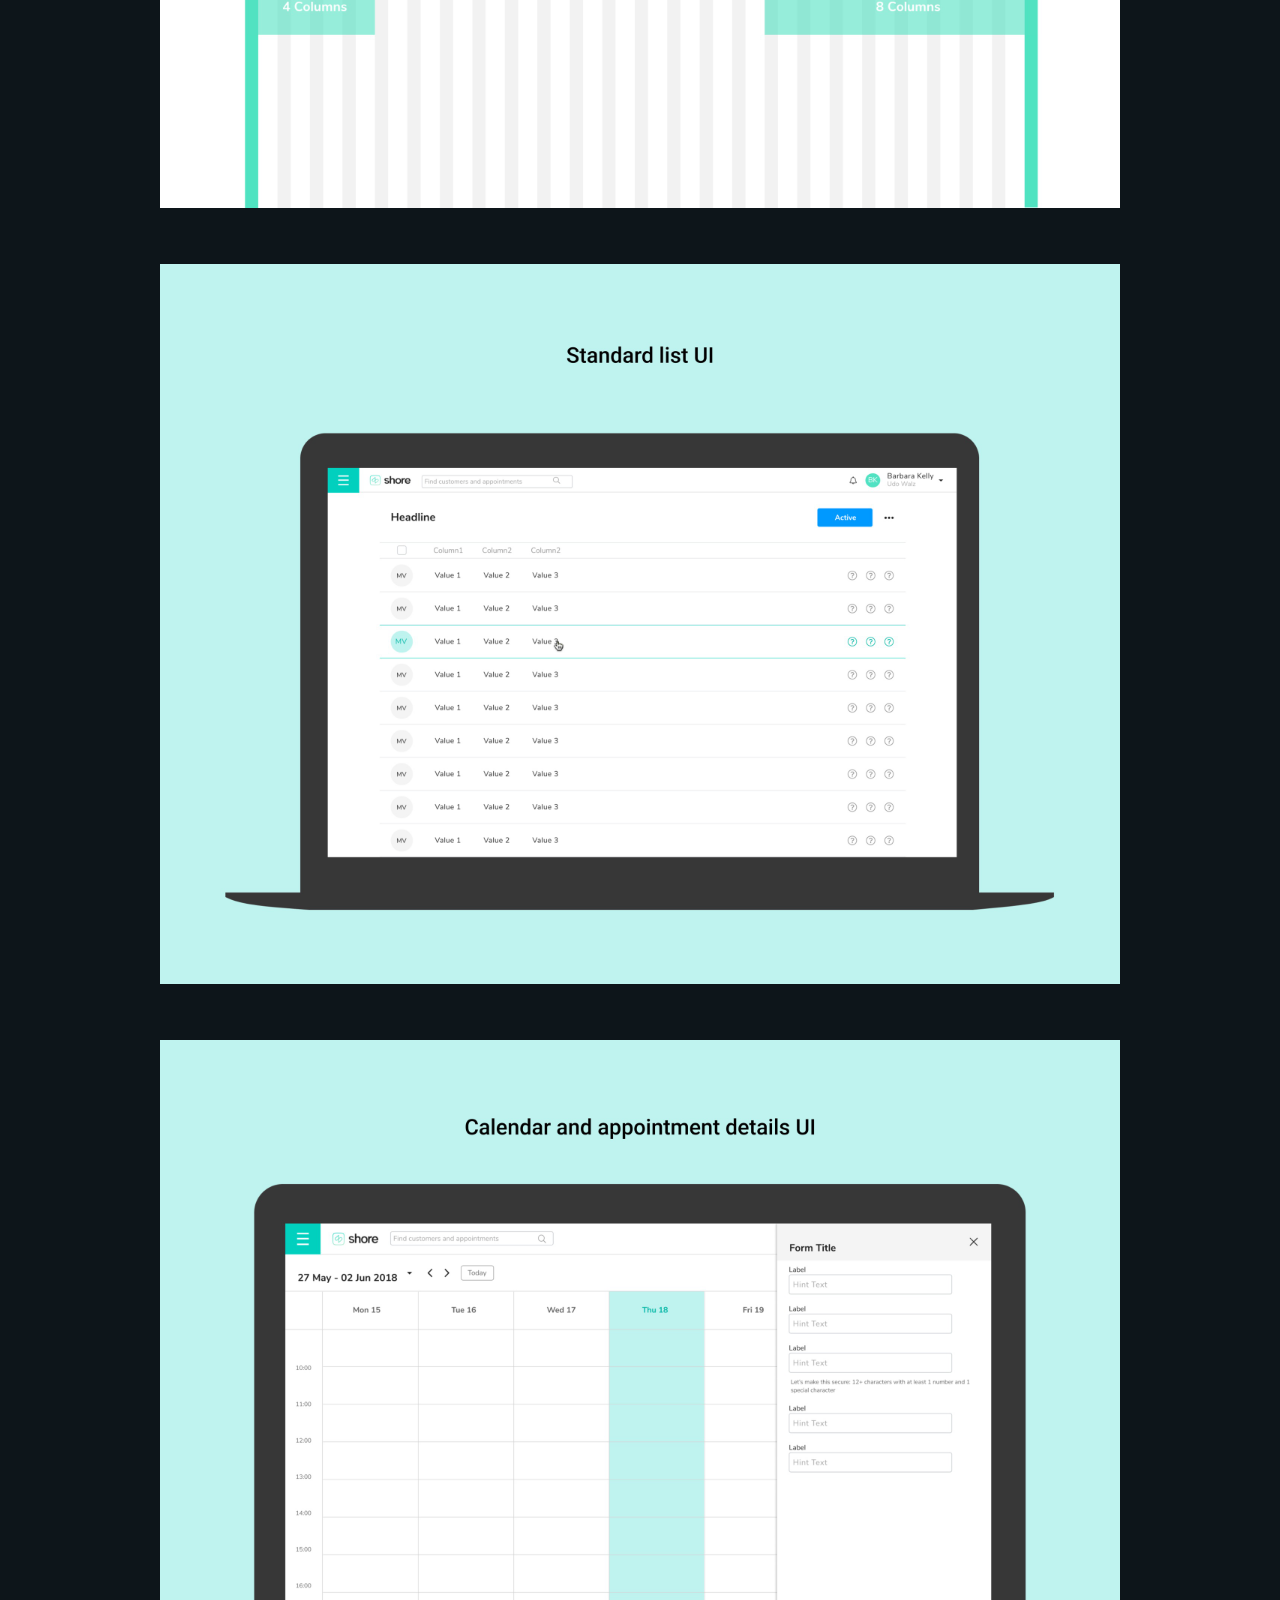
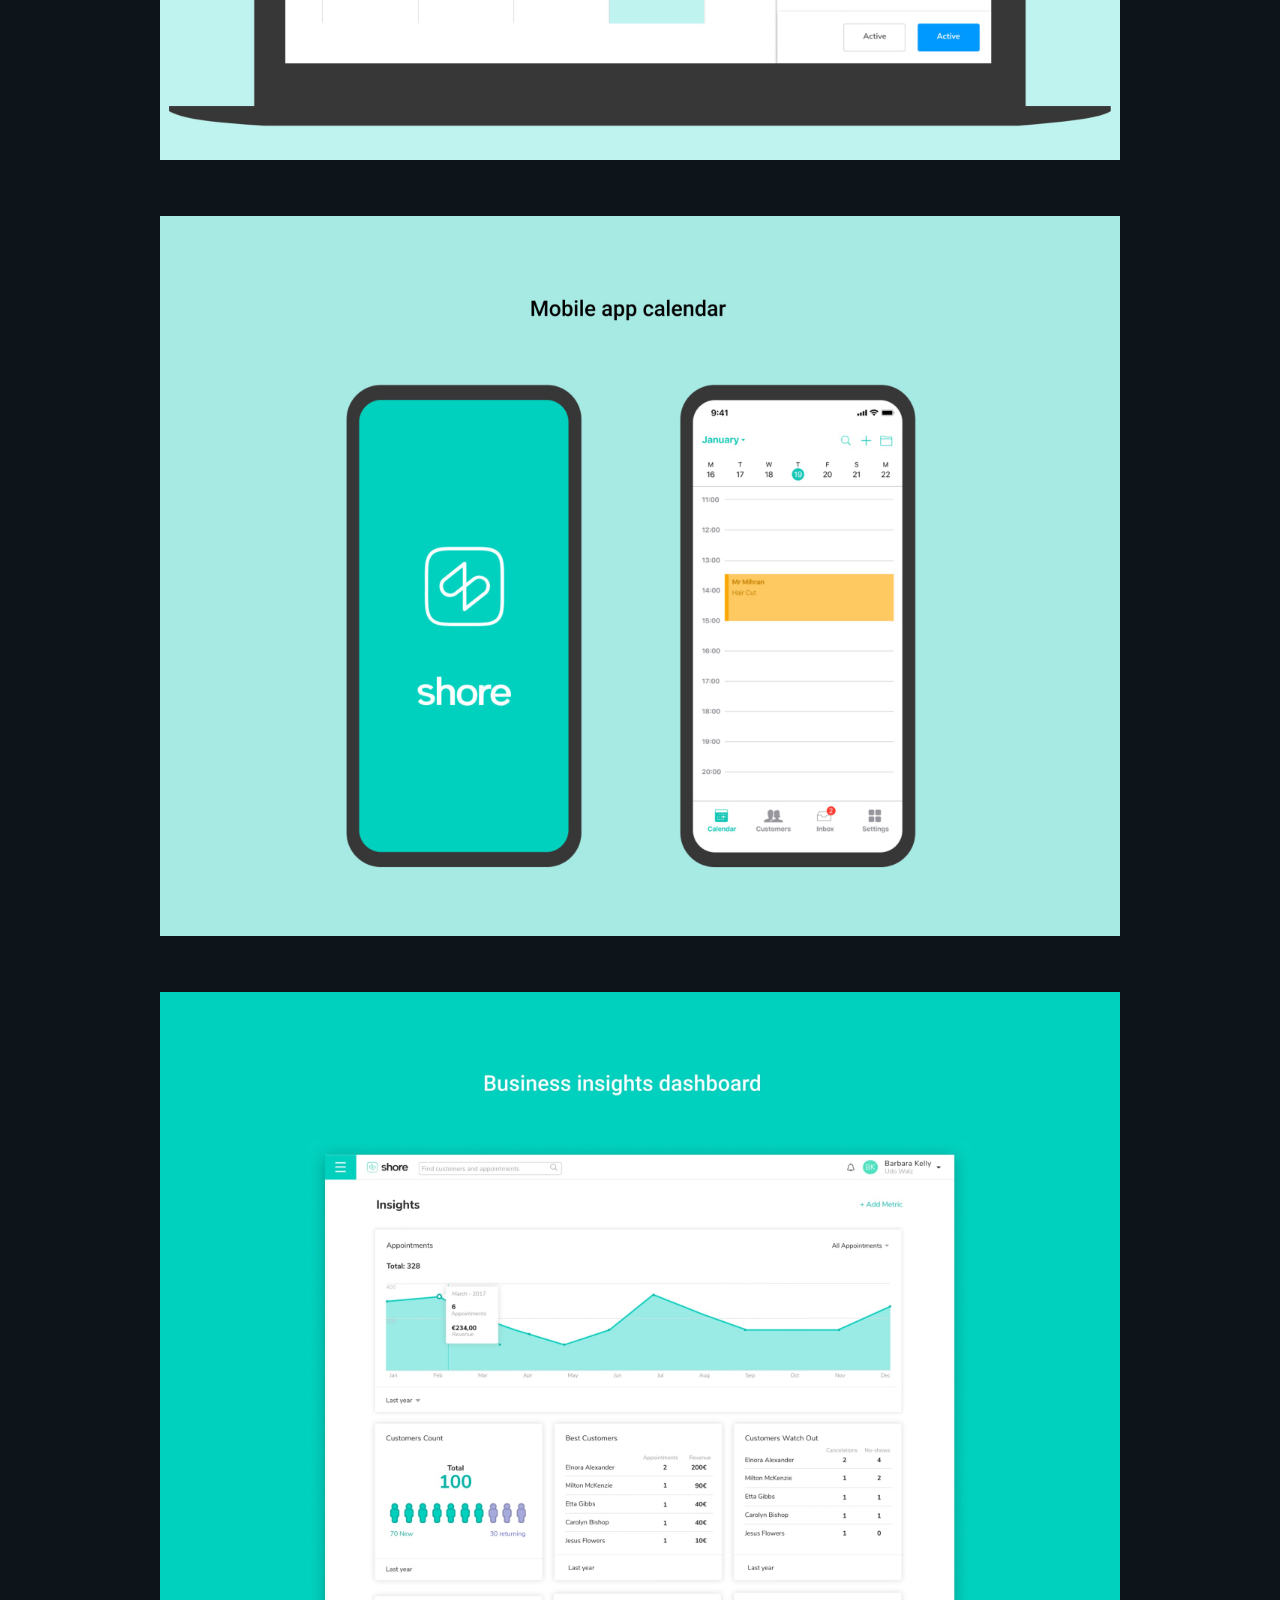
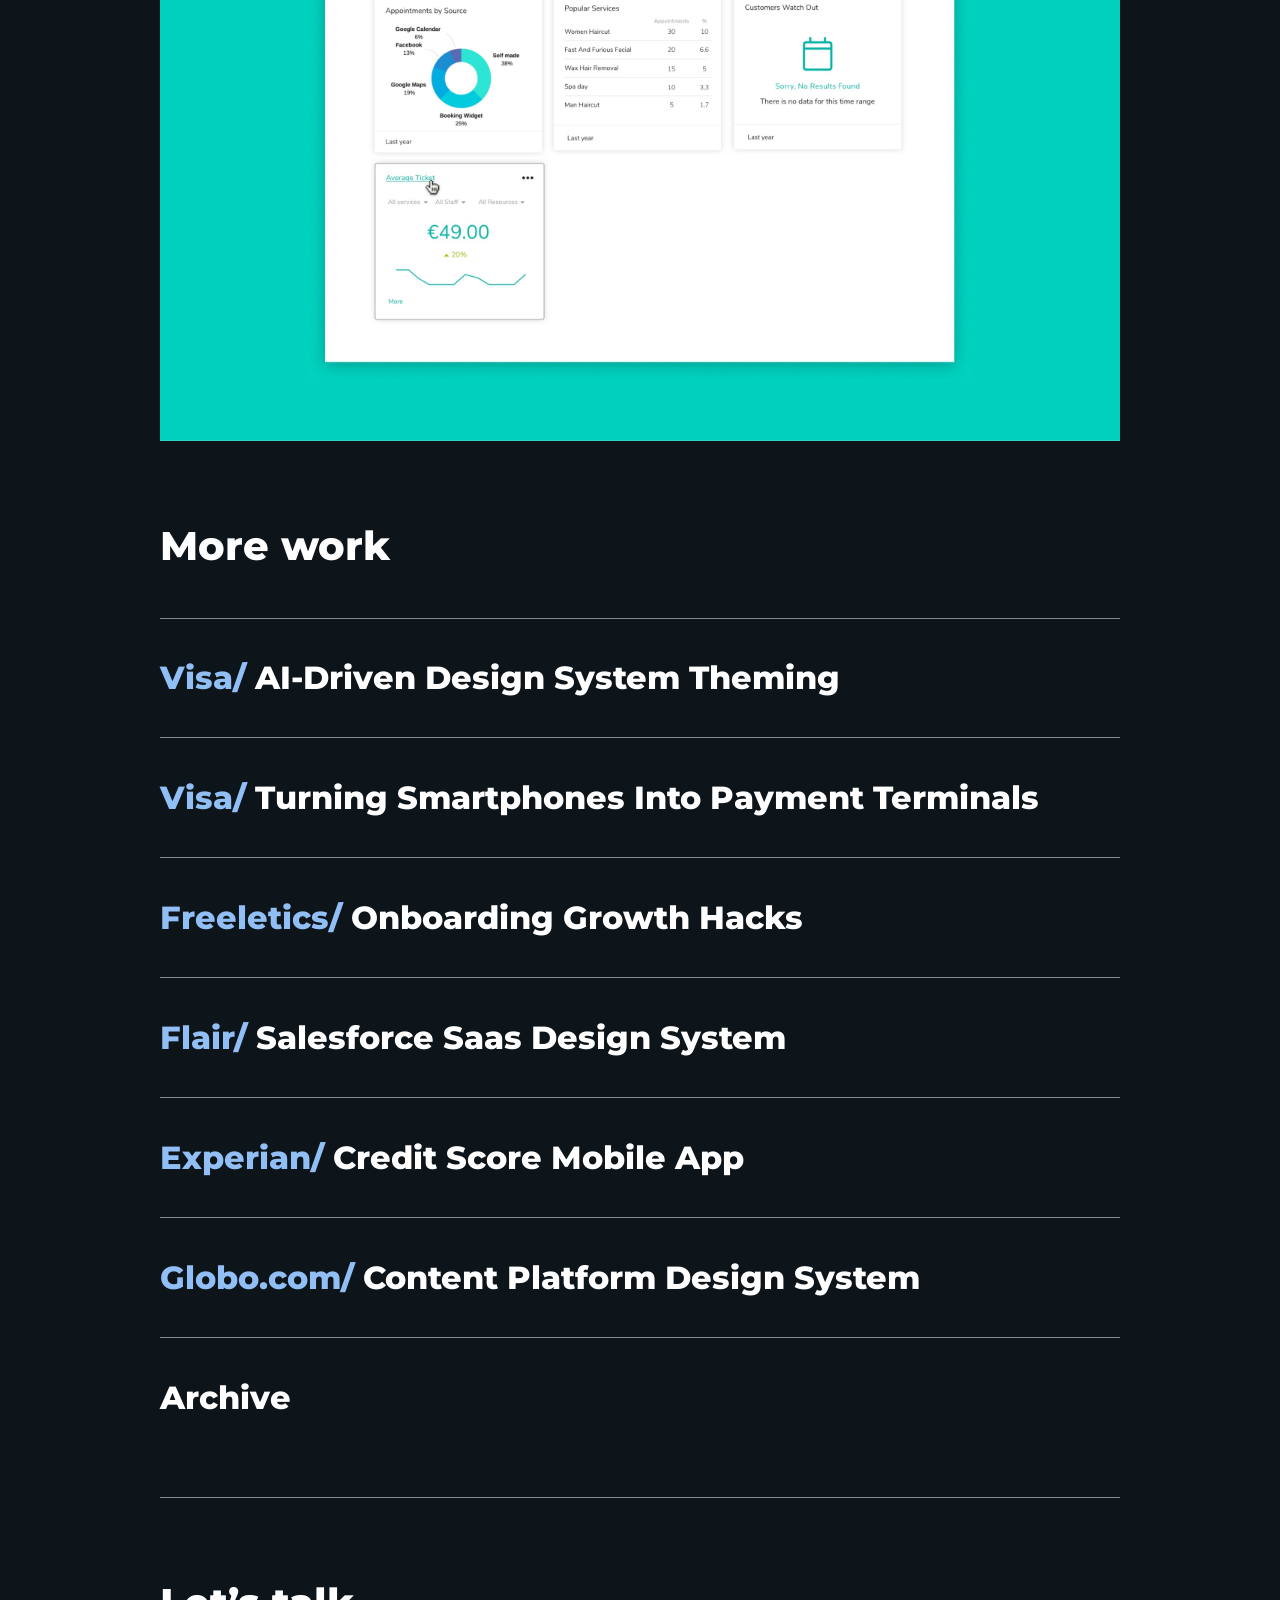
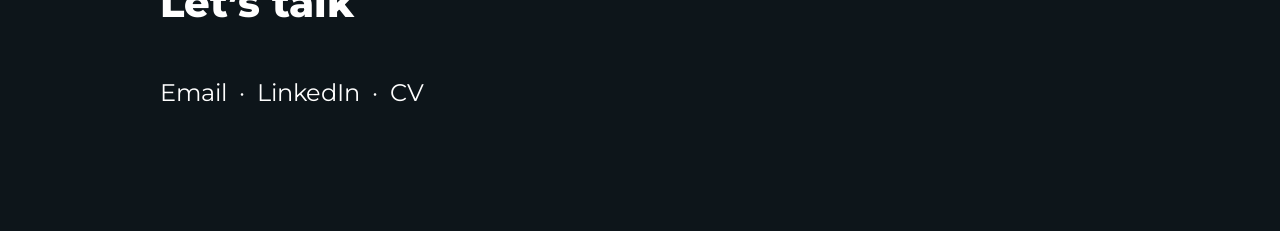
<file: shore.html>
<!DOCTYPE html>
<html lang="en">
<head>
  <meta charset="UTF-8">
  <meta name="viewport" content="width=device-width, initial-scale=1">
  <title>Shore Design System — Vinícius Krause</title>
  <meta name="description" content="Case study: creating Shore’s first design system to modernize the product without a risky full redesign.">
  <link rel="icon" href="assets/site-icon.png">
  <link rel="preconnect" href="https://fonts.googleapis.com">
  <link rel="preconnect" href="https://fonts.gstatic.com" crossorigin>
  <link href="https://fonts.googleapis.com/css2?family=Montserrat:wght@300;400;500;700;800&display=swap" rel="stylesheet">
  <link rel="stylesheet" href="styles.css">
</head>
<body class="theme-dark">
  <main class="case">
    <nav class="breadcrumb breadcrumb--center body" aria-label="Breadcrumb">
      <a href="index.html">Home /</a>
      <a class="breadcrumb-current" href="work.html">Work /</a>
      <a href="about.html">About /</a>
    </nav>

    <article class="case-article">
      <h1 class="title-2 case-title">Shore Design System</h1>

      <div class="case-body body">
        <dl class="case-meta">
          <div>
            <dt class="title-3">Timeline</dt>
            <dd>10 months</dd>
          </div>
          <div>
            <dt class="title-3">Team</dt>
            <dd>Design • Front-end Engineering • Product</dd>
          </div>
        </dl>

        <section>
          <h2 class="title-3">The challenge</h2>
          <p>When I joined Shore, the product already served thousands of service businesses across Europe. But years of rapid growth had left the platform inconsistent, difficult to scale, and increasingly expensive to maintain.</p>
          <p>A full redesign wasn’t realistic. The business needed to keep shipping new features while gradually improving the product. The challenge was to modernize the experience without disrupting development.</p>
        </section>

        <section>
          <h2 class="title-3">My role</h2>
          <p>I led the creation of Shore’s first design system.</p>
          <div>
            <p>My responsibilities included:</p>
            <ul>
              <li>Auditing the existing product</li>
              <li>Defining component standards</li>
              <li>Aligning design and front-end engineering</li>
              <li>Creating reusable UI components</li>
              <li>Supporting the redesign of new and existing features</li>
            </ul>
          </div>
          <p>During the project, I also joined Apple’s partnership program in London, where we redesigned Shore’s iOS app using the same design principles established by the system.</p>
        </section>

        <section>
          <h2 class="title-3">Building a system, not a redesign</h2>
          <p>Instead of redesigning every screen, we started by understanding the product’s inconsistencies. After auditing the interface, we categorized components, identified redundant patterns, and worked closely with engineers to determine what could realistically be standardized.</p>
          <p>The result wasn’t simply a UI library—it was a shared language for designers and developers. New features adopted the system immediately, while existing screens were gradually modernized as the product evolved.</p>
        </section>

        <section>
          <h2 class="title-3">Outcome</h2>
          <p>The design system became the foundation for Shore’s product development.</p>
          <div>
            <p>It enabled the team to:</p>
            <ul>
              <li>Improve consistency without a risky full redesign</li>
              <li>Reuse components across web and mobile</li>
              <li>Accelerate collaboration between design and engineering</li>
              <li>Ship new features while continuously modernizing the product</li>
            </ul>
          </div>
          <p>The same principles also guided the redesign of Shore’s iOS app through Apple’s design partnership.</p>
        </section>
      </div>
    </article>

    <div class="case-gallery case-gallery--inset">
      <img src="assets/shore/01.jpg" width="2560" height="1920" loading="lazy" alt="Styleguide instructions for developers">
      <img src="assets/shore/02.jpg" width="2560" height="1920" loading="lazy" alt="Design system components">
      <img src="assets/shore/03.jpg" width="2560" height="1920" loading="lazy" alt="Layout grid">
      <img src="assets/shore/04.jpg" width="2560" height="1920" loading="lazy" alt="Standard list UI">
      <img src="assets/shore/05.jpg" width="2560" height="1920" loading="lazy" alt="Calendar and appointment details UI">
      <img src="assets/shore/06.jpg" width="2560" height="1920" loading="lazy" alt="Mobile app calendar">
      <img src="assets/shore/07.jpg" width="2560" height="2797" loading="lazy" alt="Business insights dashboard">
    </div>

    <div class="case-end">
      <nav class="case-more" aria-labelledby="more-work-title">
        <h2 class="title-2" id="more-work-title">More work</h2>
        <ul class="work-list">
          <li>
            <a class="title-3" href="visa-brands.html">
              <span class="client">Visa</span> AI-Driven Design System Theming
            </a>
          </li>
          <li>
            <a class="title-3" href="visa-accept.html">
              <span class="client">Visa</span> Turning Smartphones Into Payment Terminals
            </a>
          </li>
          <li>
            <a class="title-3" href="freeletics.html">
              <span class="client">Freeletics</span> Onboarding Growth Hacks
            </a>
          </li>
          <li>
            <a class="title-3" href="flair.html">
              <span class="client">Flair</span> Salesforce Saas Design System
            </a>
          </li>
          <li>
            <a class="title-3" href="experian.html">
              <span class="client">Experian</span> Credit Score Mobile App
            </a>
          </li>
          <li>
            <a class="title-3" href="globo.html">
              <span class="client">Globo.com</span> Content Platform Design System
            </a>
          </li>
          <li>
            <a class="title-3" href="archive.html">
              Archive
            </a>
          </li>
        </ul>
      </nav>

      <footer class="section footer">
        <h2 class="title-2">Let’s talk</h2>
        <nav class="contact-links" aria-label="Contact">
          <a class="body" href="mailto:kr.vinicius@gmail.com">Email</a>
          <span class="dot" aria-hidden="true">·</span>
          <a class="body" href="https://www.linkedin.com/in/viniciuskrause/" target="_blank" rel="noopener">LinkedIn</a>
          <span class="dot" aria-hidden="true">·</span>
          <a class="body" href="assets/vinicius-krause-cv.pdf" download="Vinícius Krause - CV.pdf">CV</a>
        </nav>
      </footer>
    </div>
  </main>
</body>
</html>
</file>
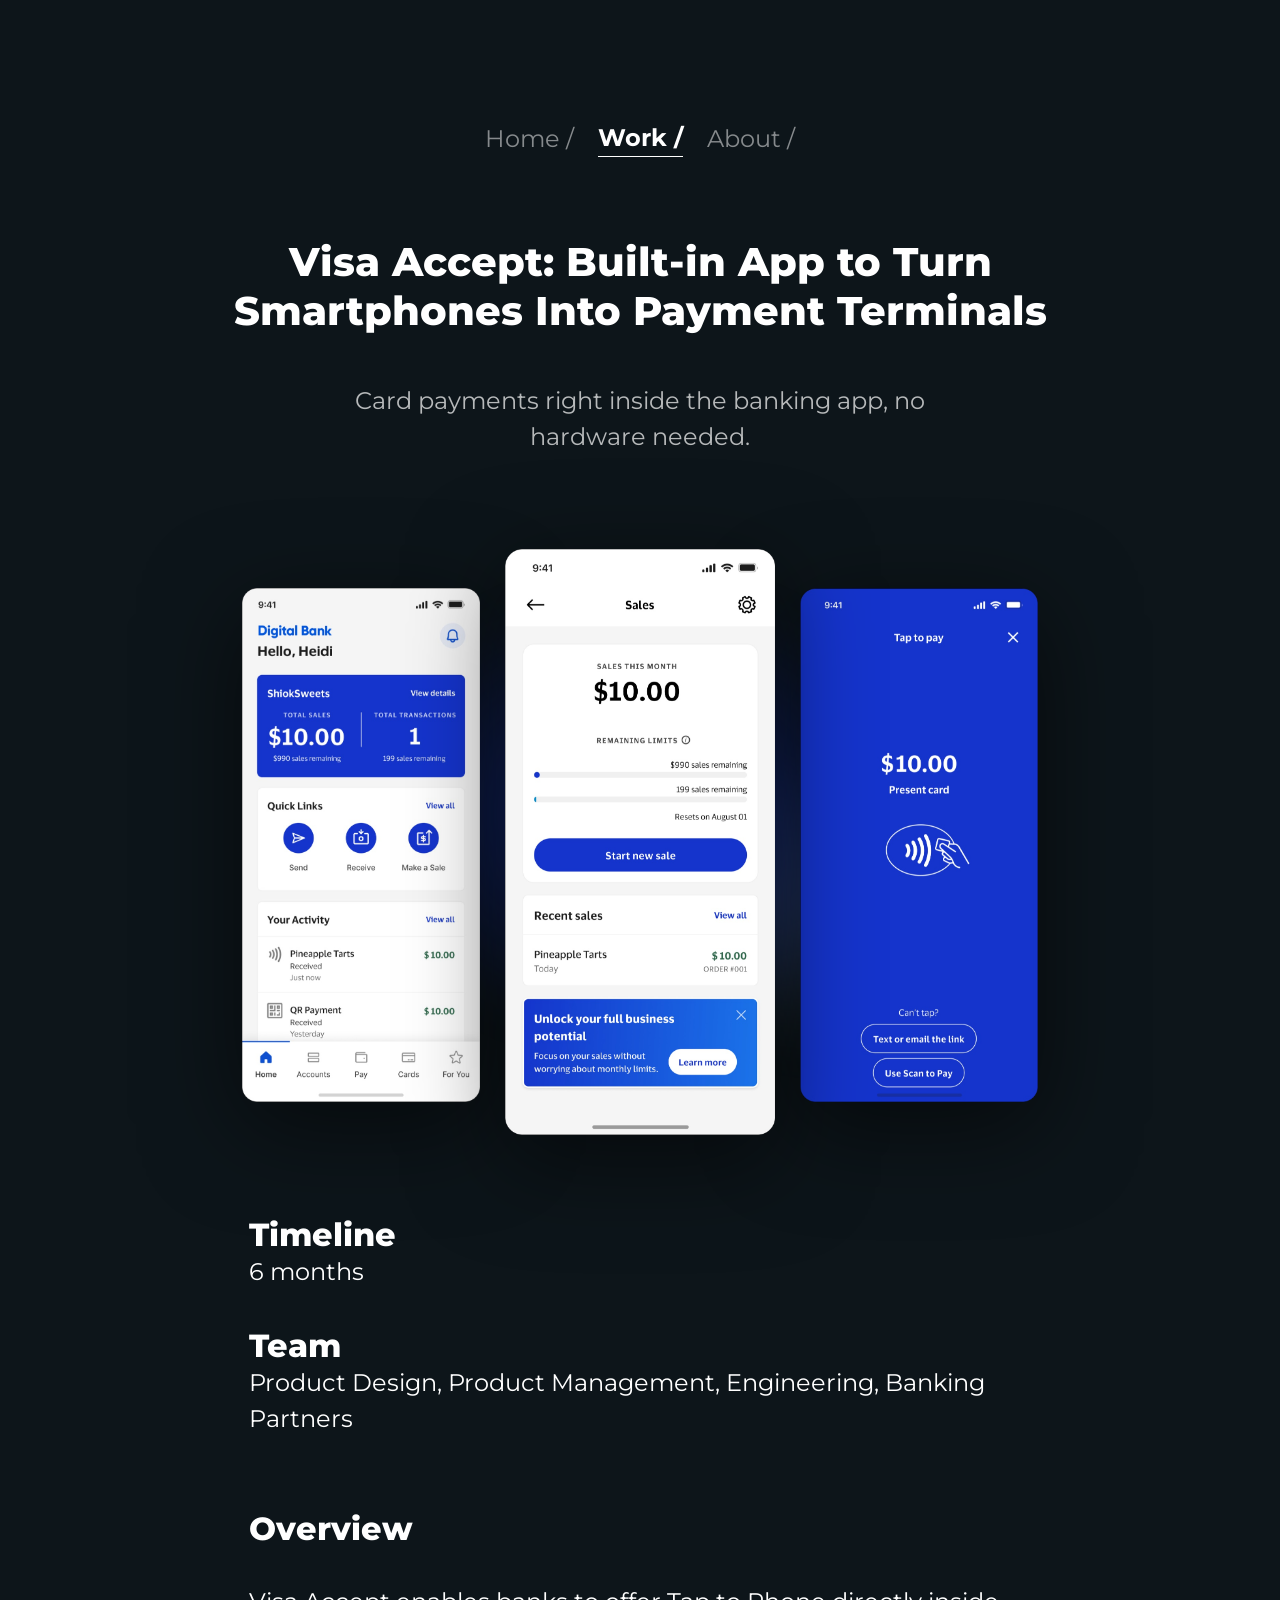
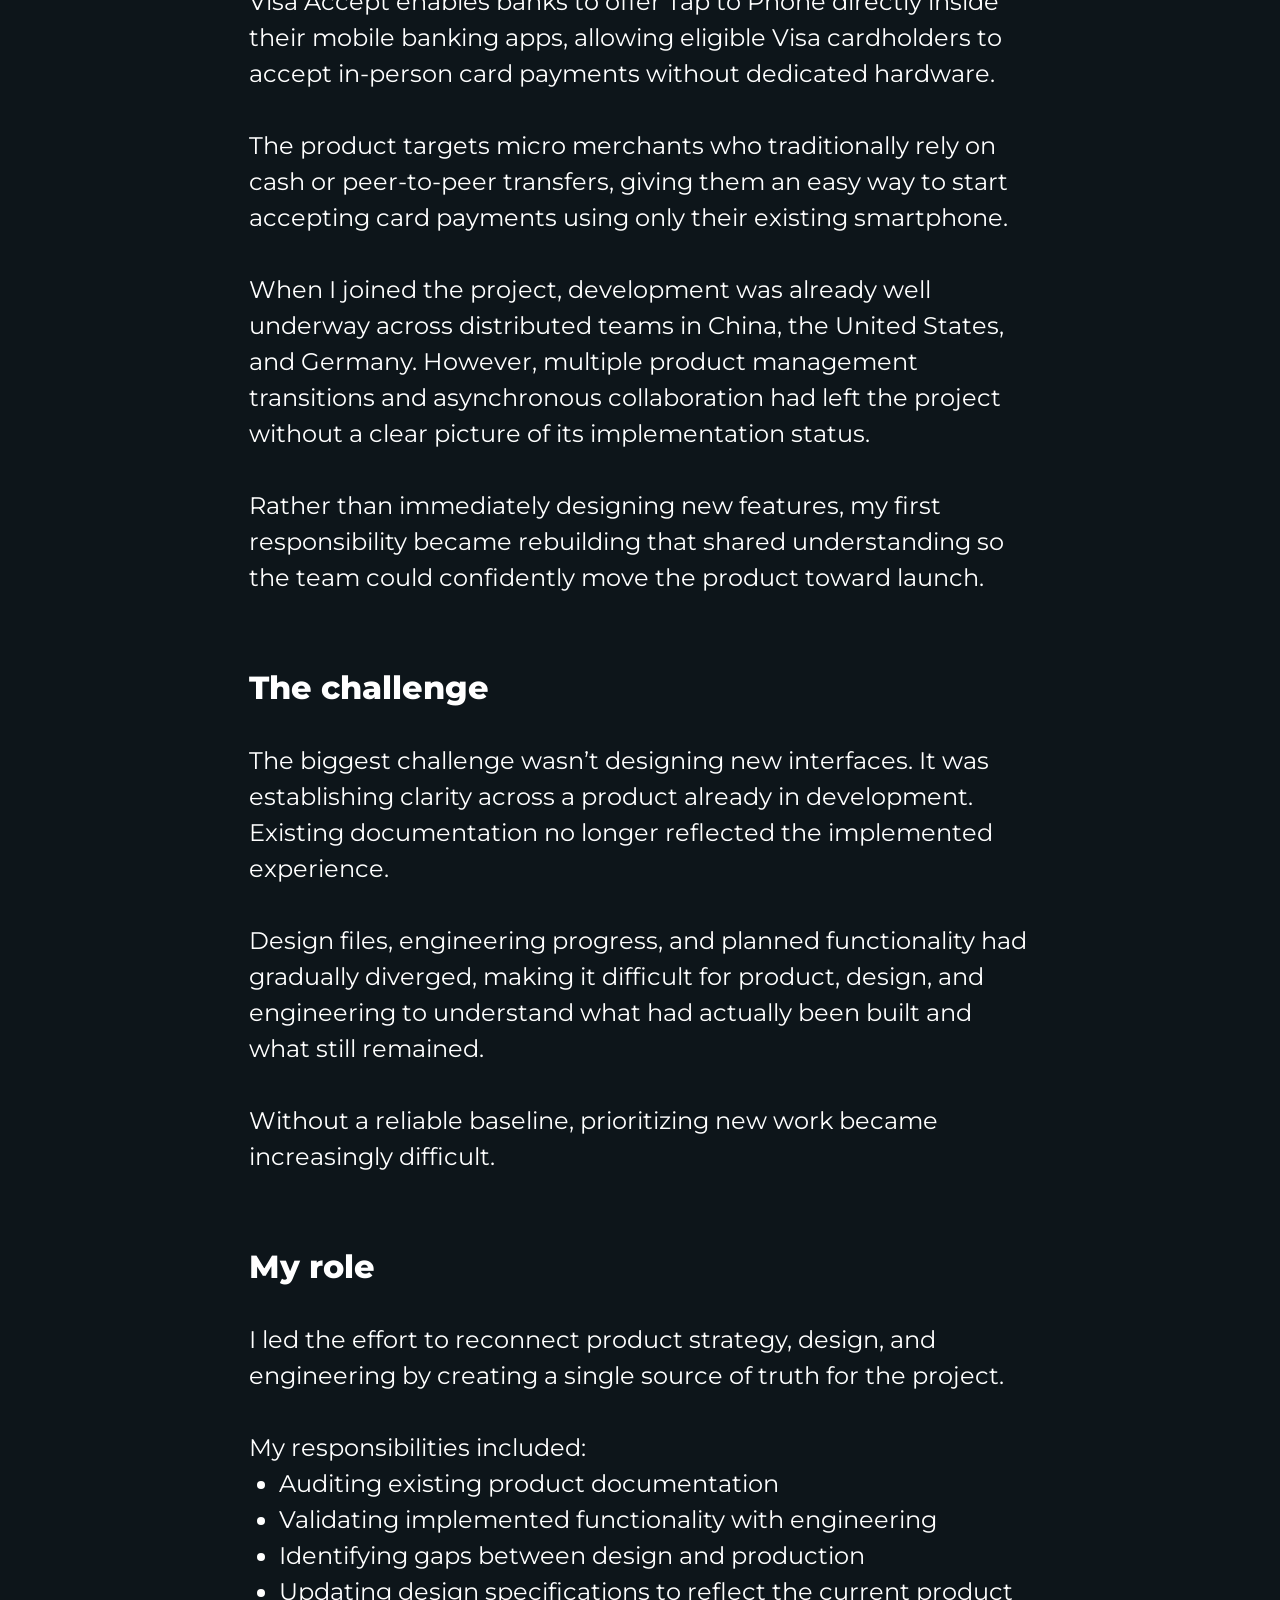
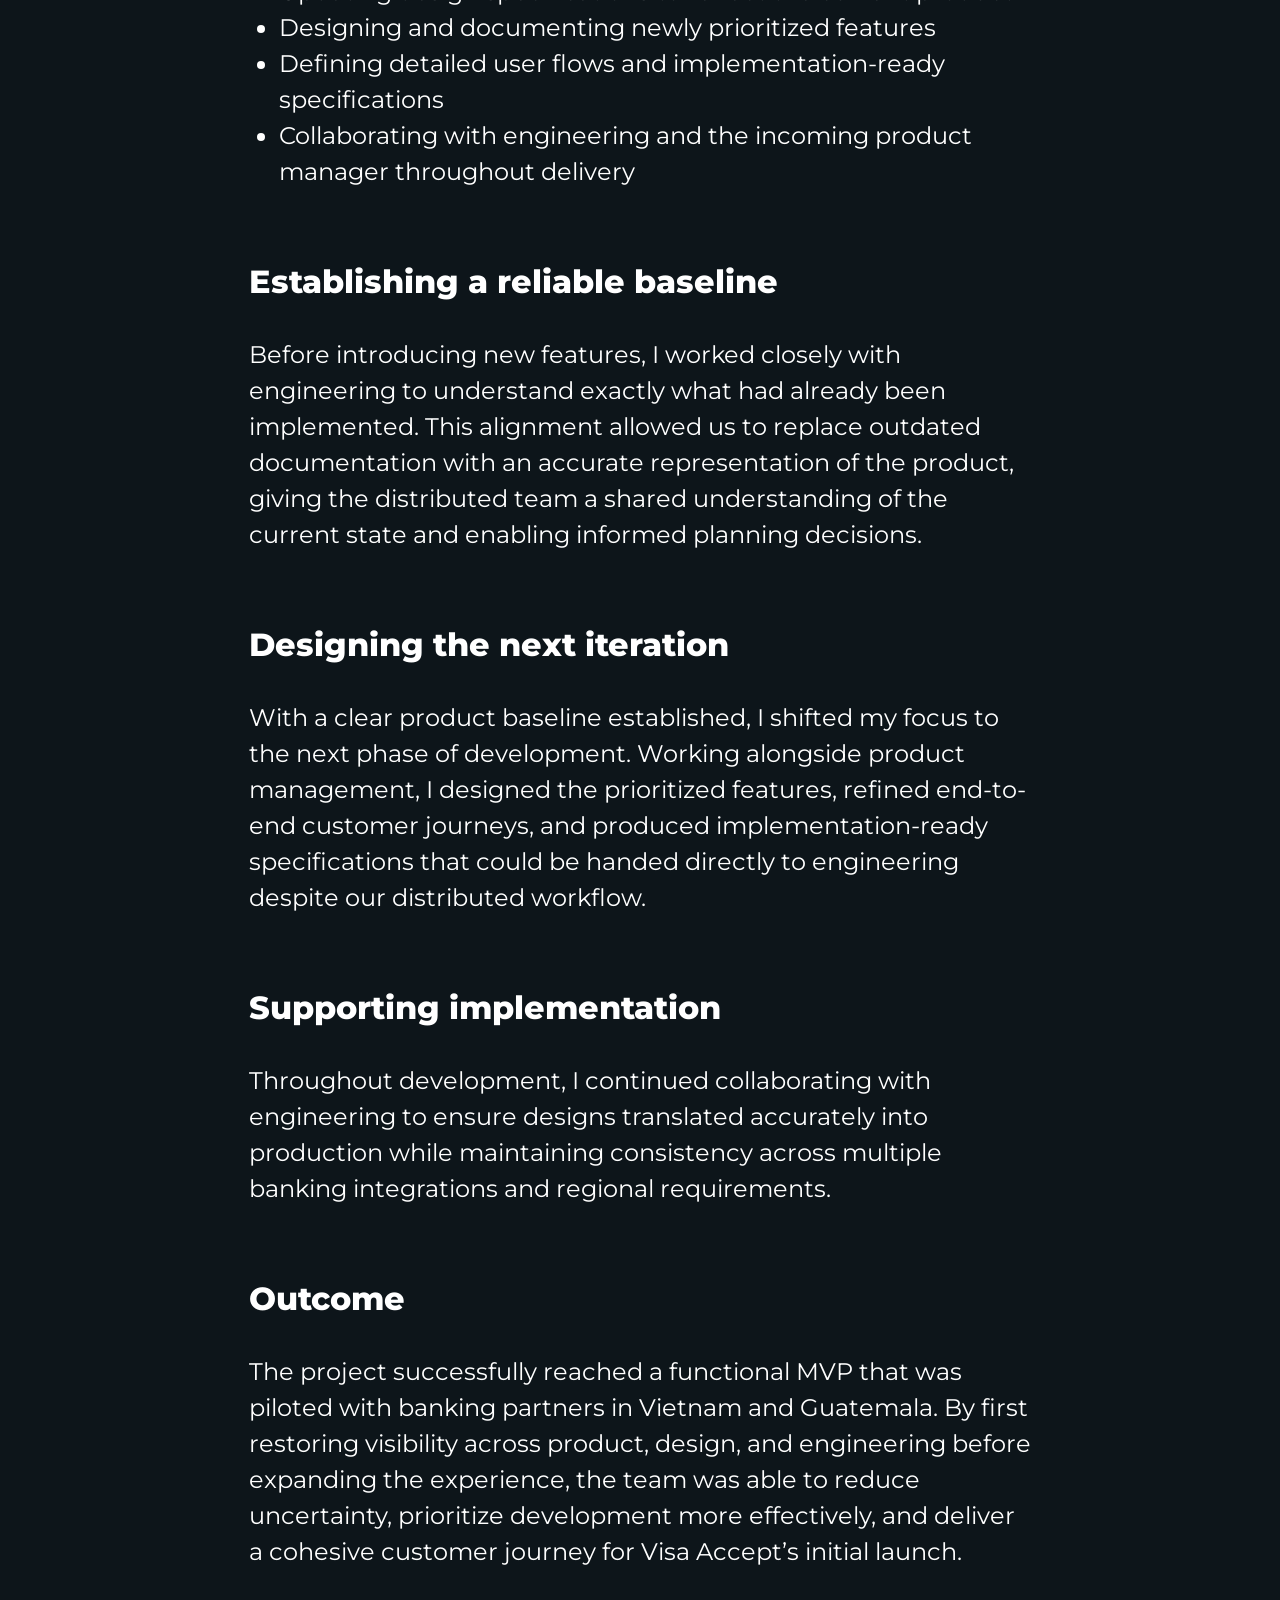
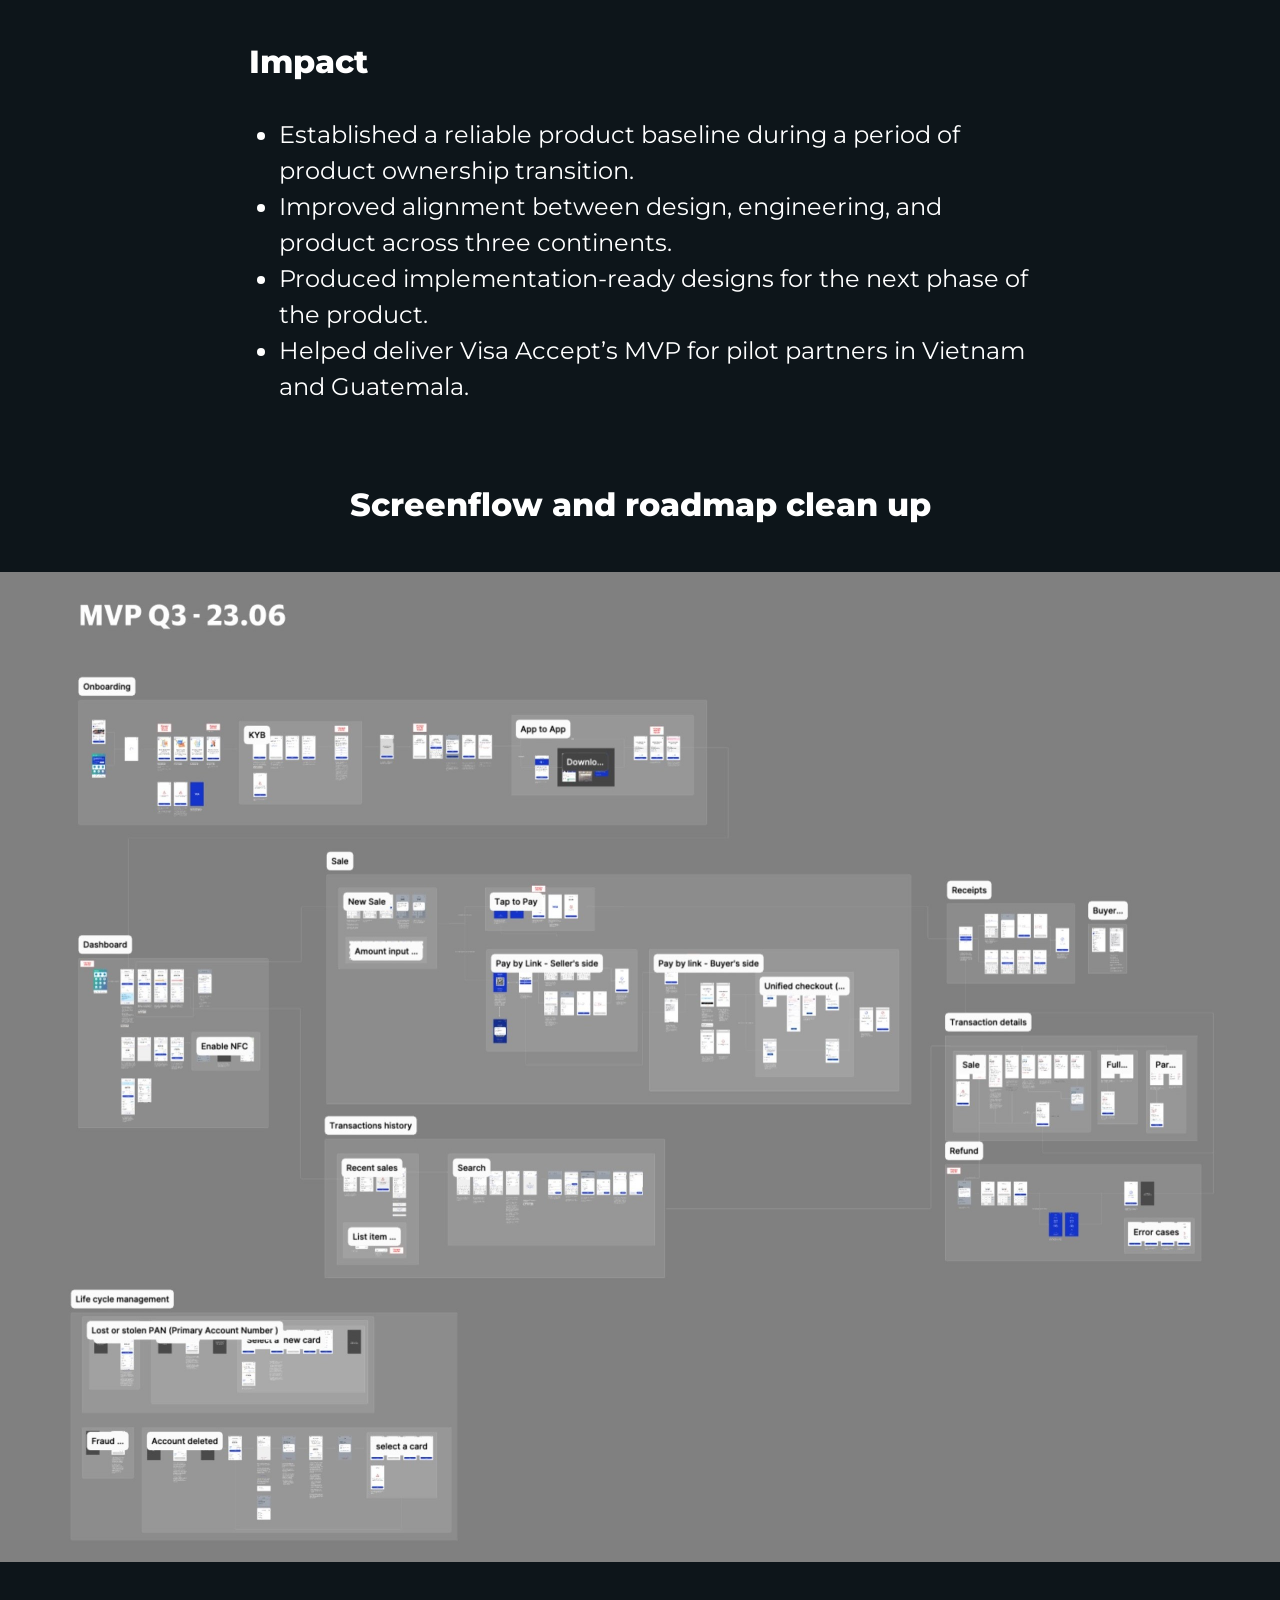
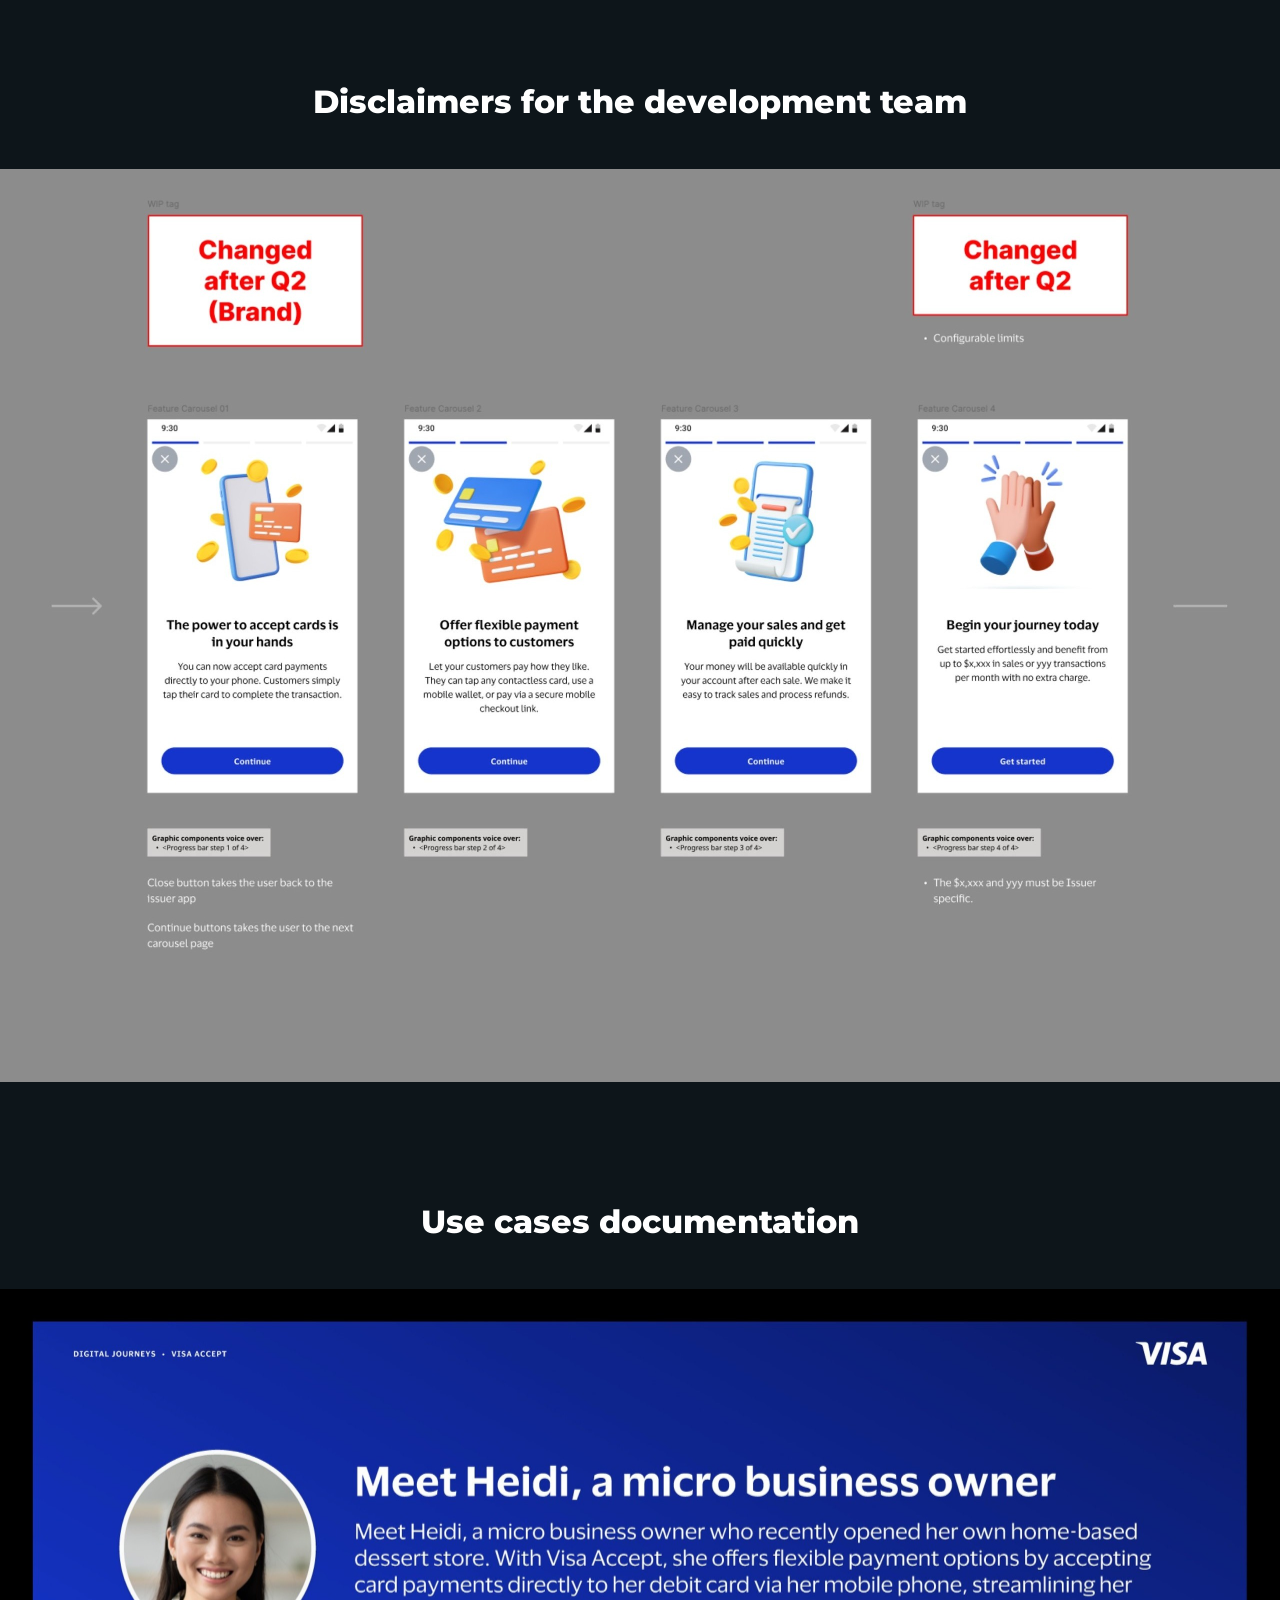
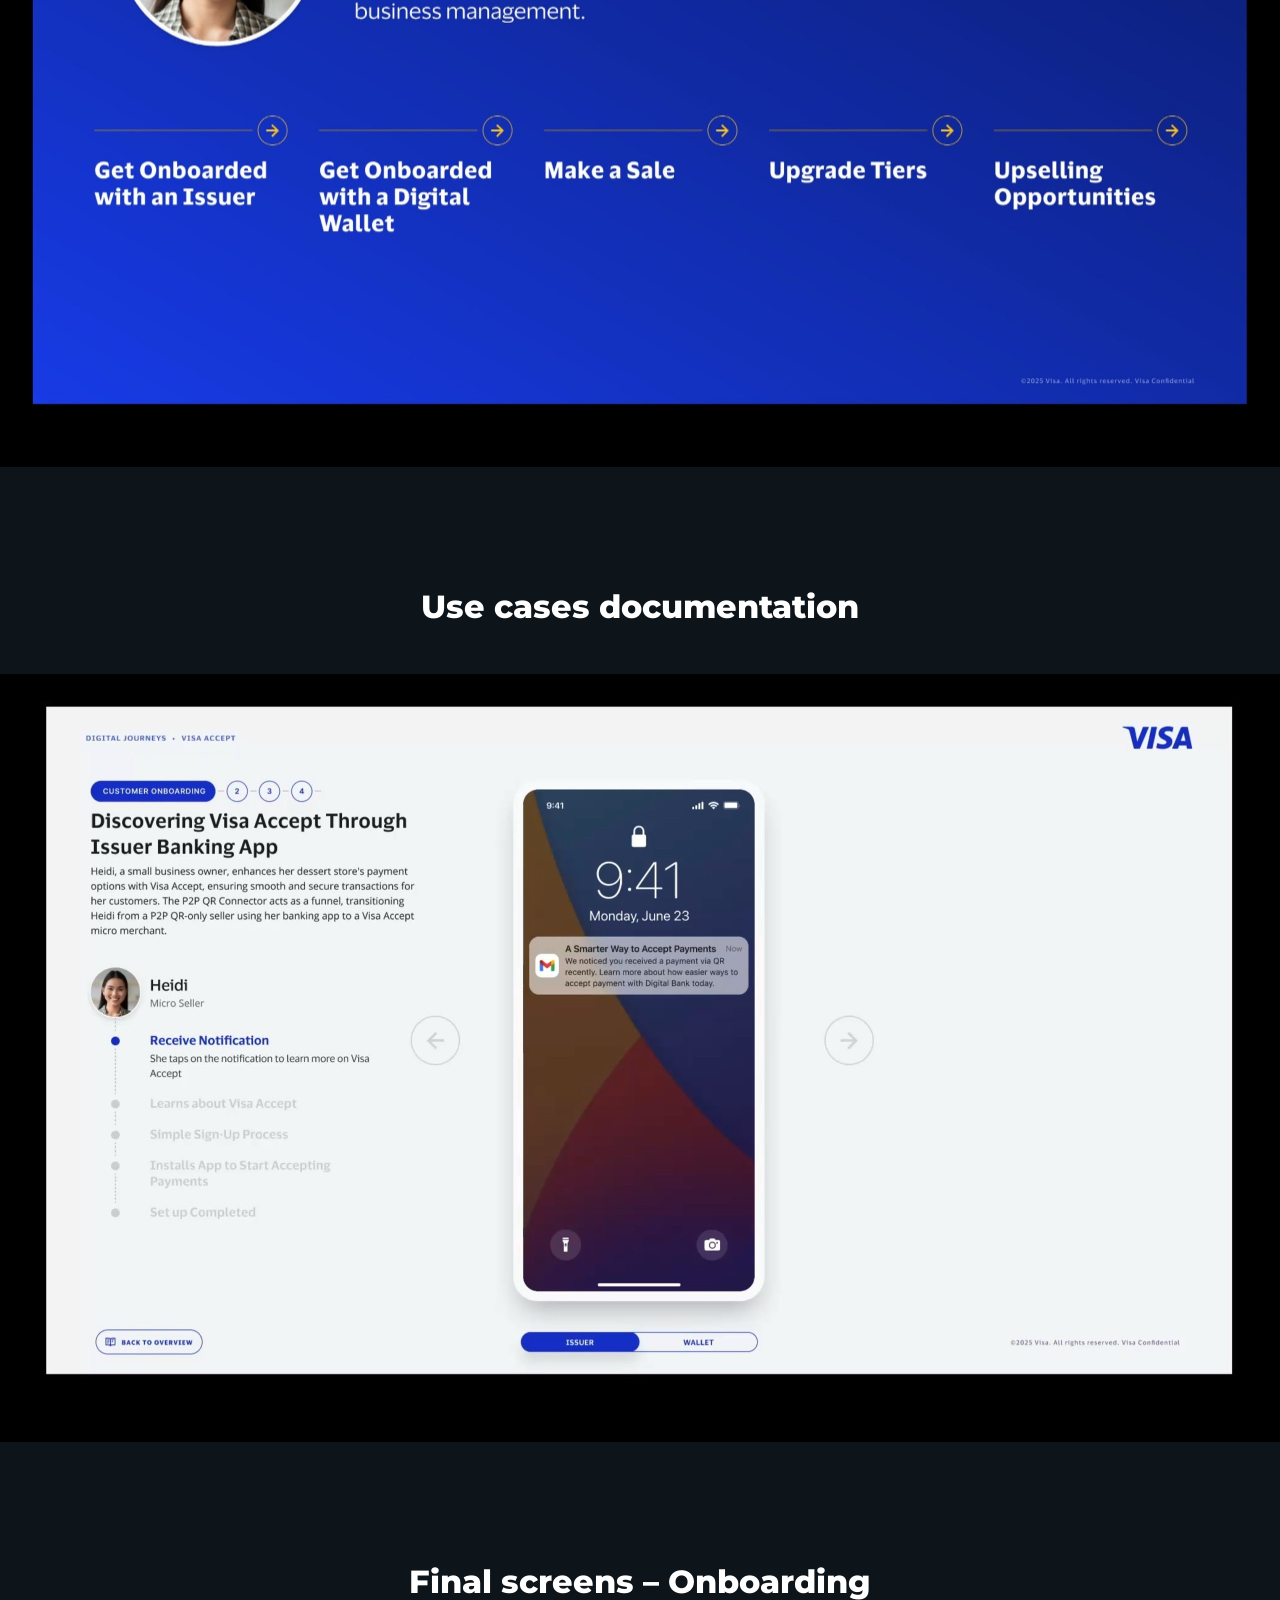
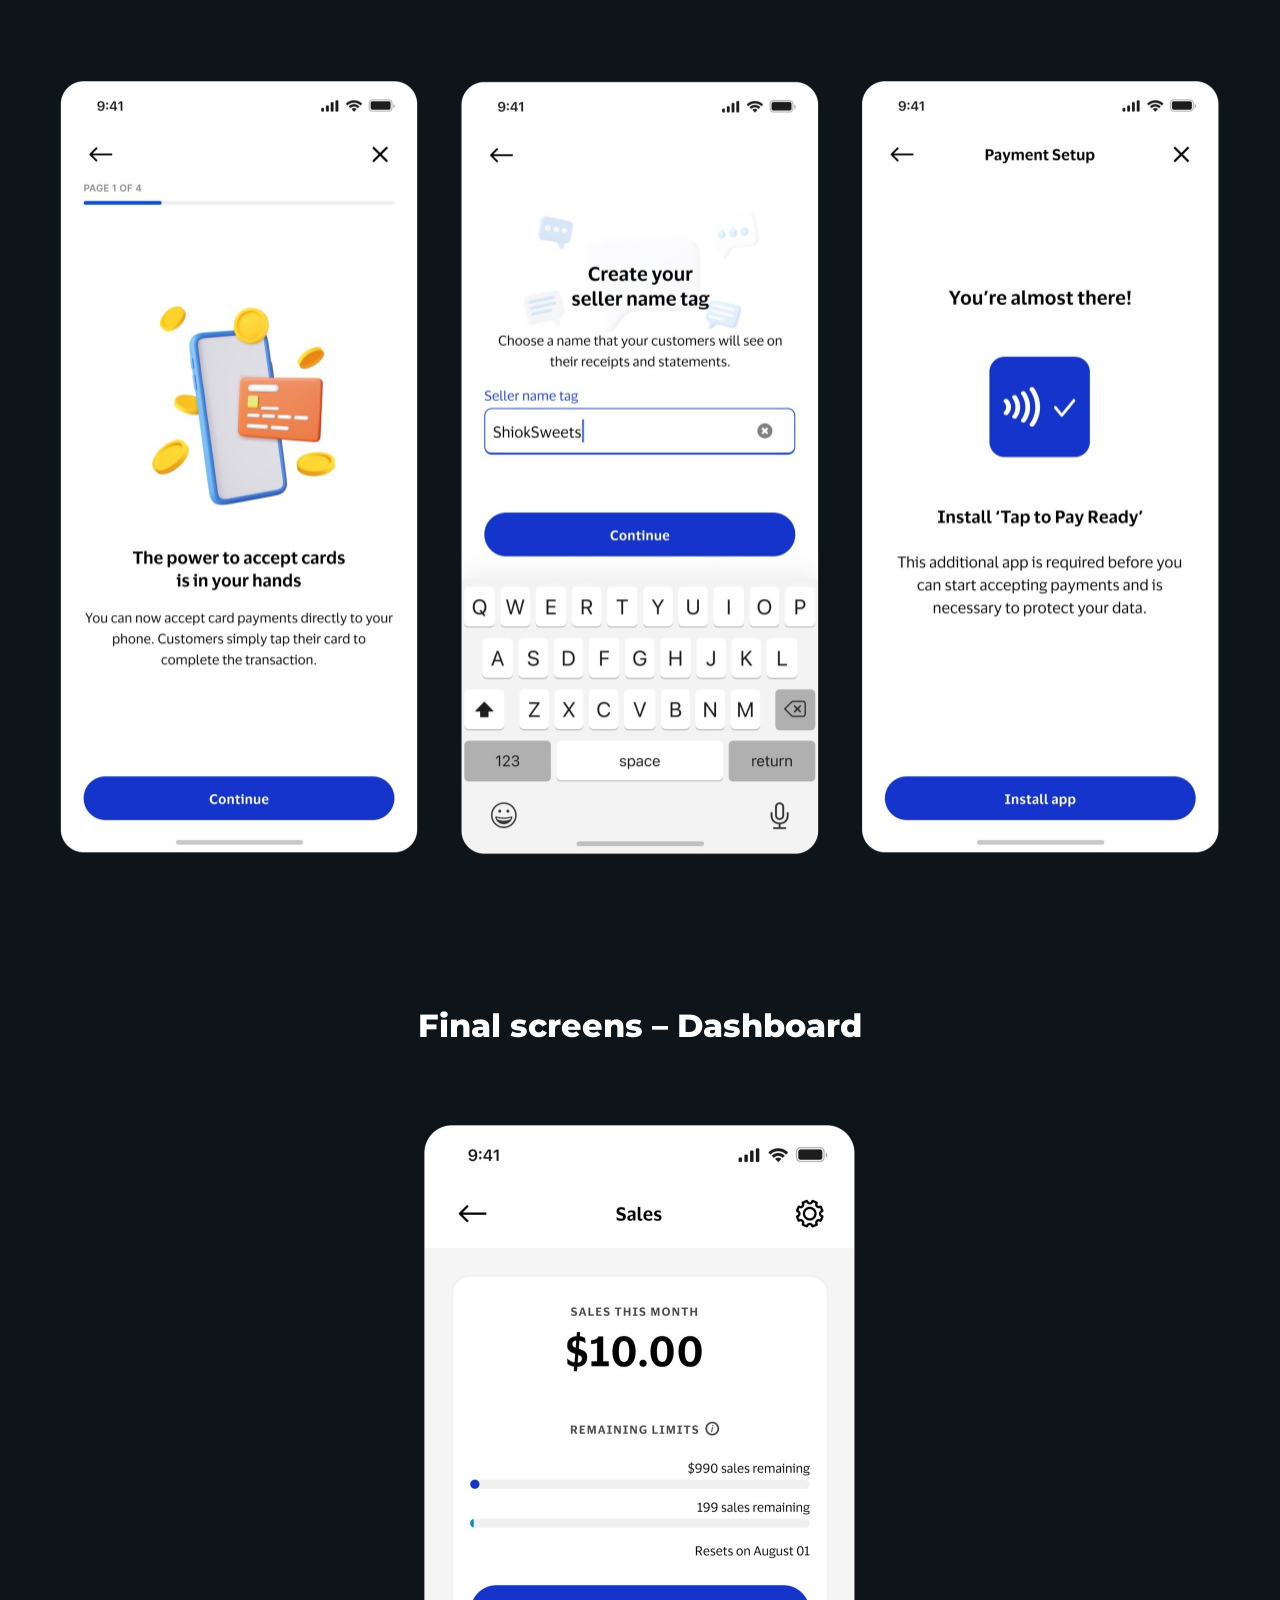
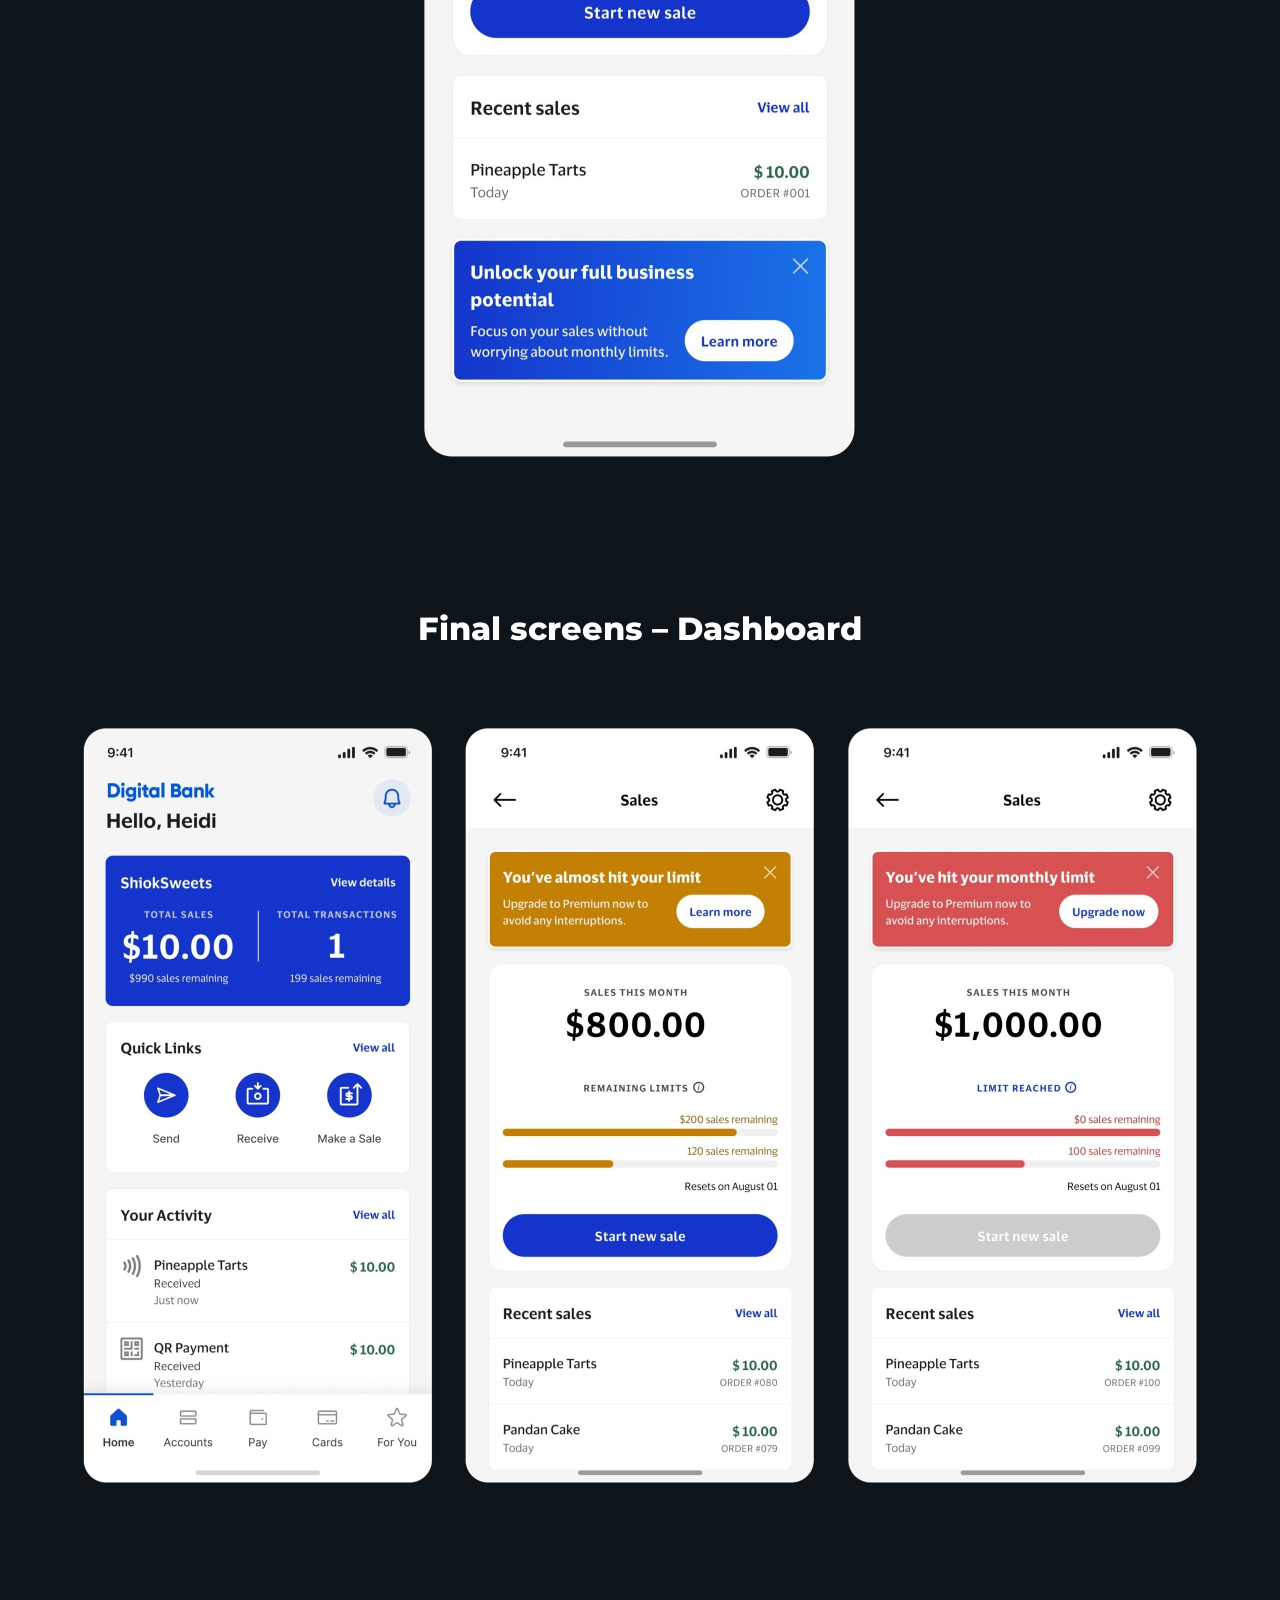
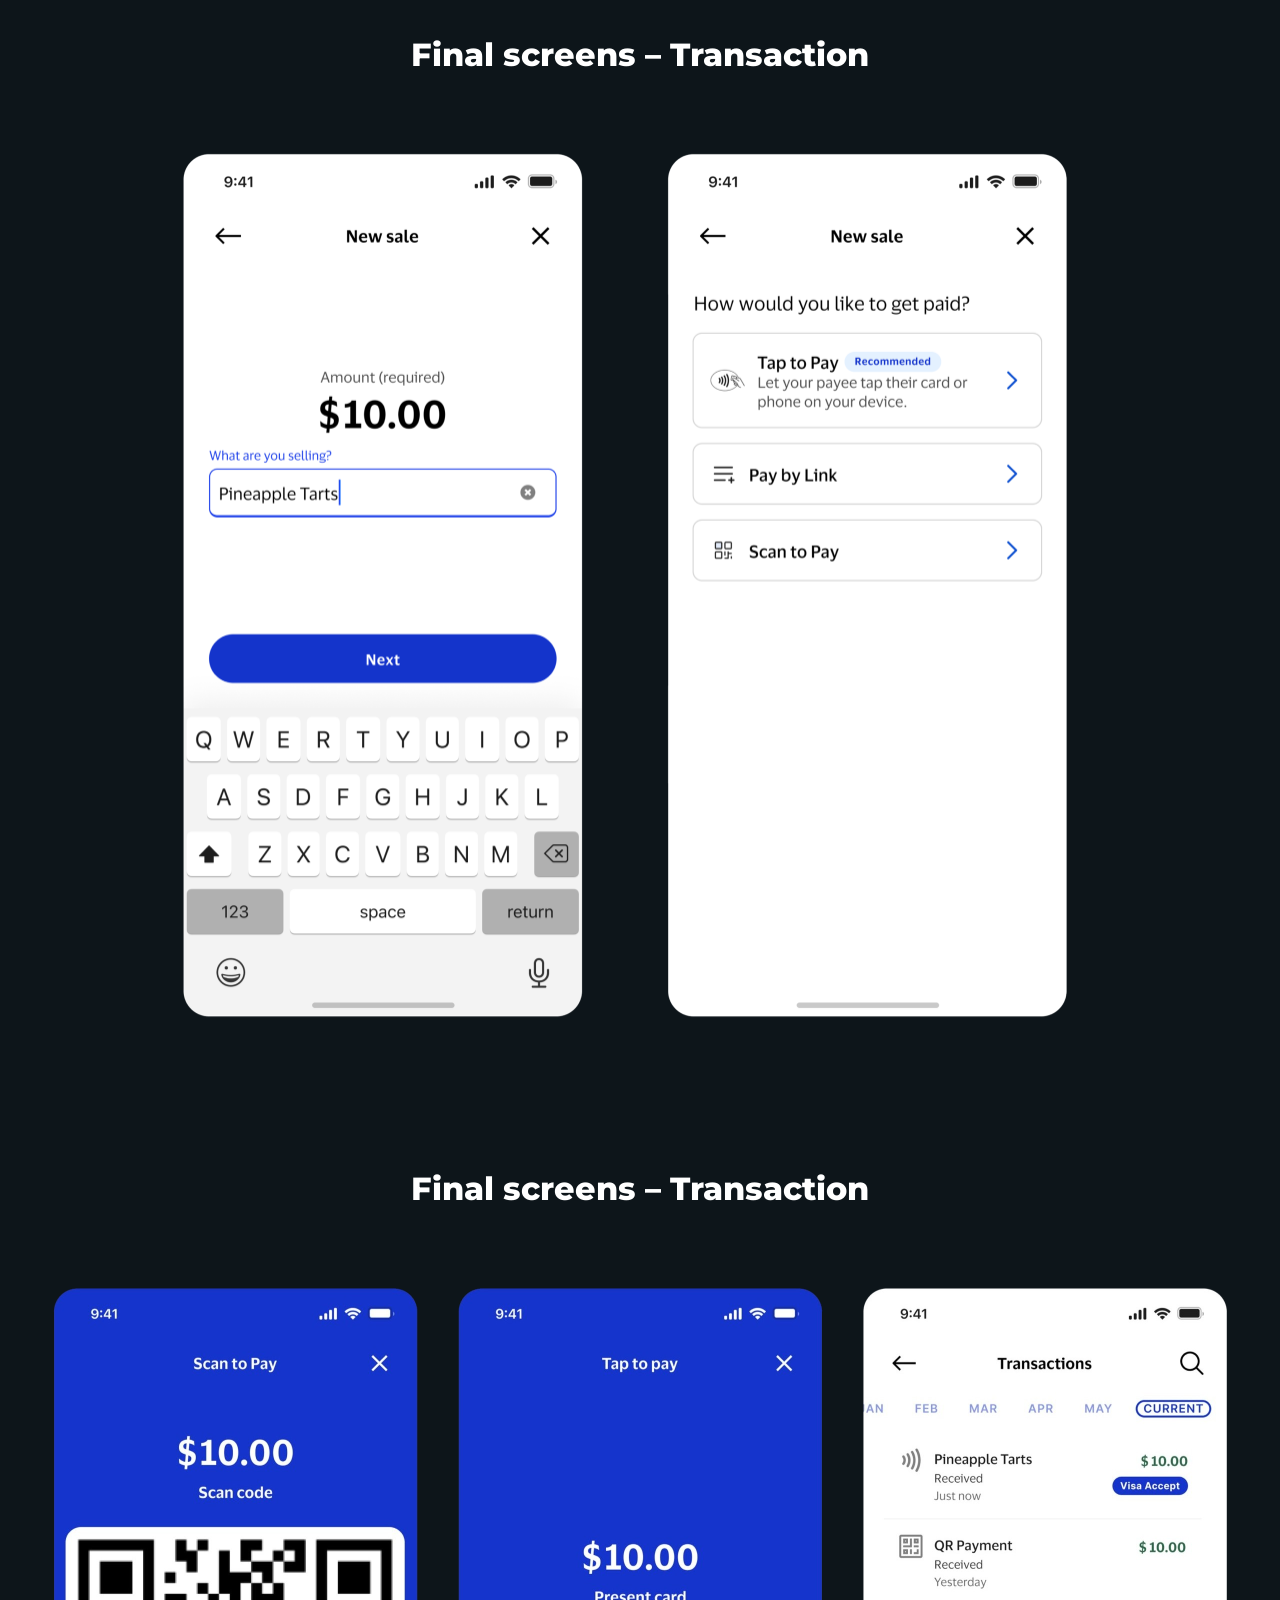
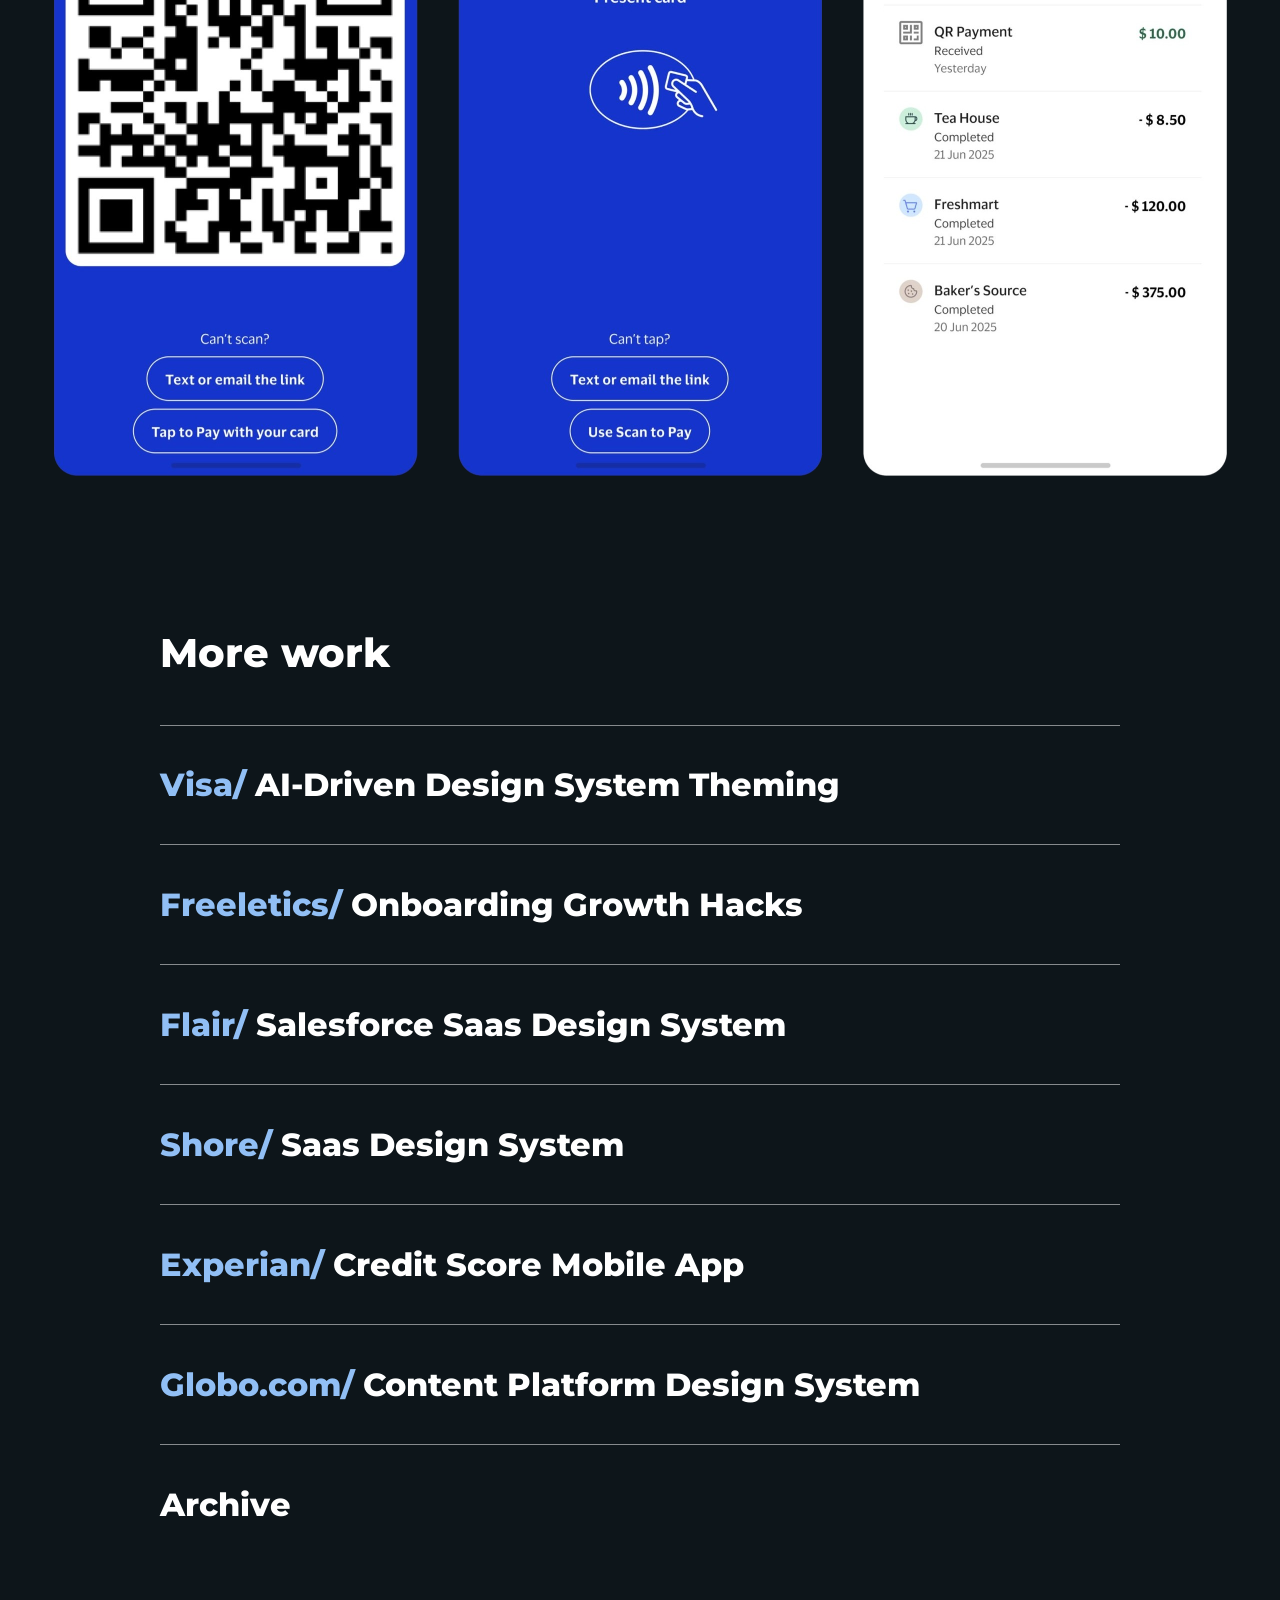
<file: visa-accept.html>
<!DOCTYPE html>
<html lang="en">
<head>
  <meta charset="UTF-8">
  <meta name="viewport" content="width=device-width, initial-scale=1">
  <title>Visa Accept: Built-in App to Turn Smartphones Into Payment Terminals — Vinícius Krause</title>
  <meta name="description" content="Case study: Visa Accept, Tap to Phone inside banking apps so micro merchants can take card payments with their own smartphone.">
  <link rel="icon" href="assets/site-icon.png">
  <link rel="preconnect" href="https://fonts.googleapis.com">
  <link rel="preconnect" href="https://fonts.gstatic.com" crossorigin>
  <link href="https://fonts.googleapis.com/css2?family=Montserrat:wght@300;400;500;700;800&display=swap" rel="stylesheet">
  <link rel="stylesheet" href="styles.css">
</head>
<body class="theme-dark">
  <main class="case">
    <nav class="breadcrumb breadcrumb--center body" aria-label="Breadcrumb">
      <a href="index.html">Home /</a>
      <a class="breadcrumb-current" href="work.html">Work /</a>
      <a href="about.html">About /</a>
    </nav>

    <header class="case-hero case-hero--visa">
      <h1 class="title-2 case-title">Visa Accept: Built-in App to Turn Smartphones Into Payment Terminals</h1>
      <p class="body case-hero-lead">Card payments right inside the banking app, no hardware needed.</p>
      <div class="case-hero-stage">
        <img class="case-hero-phone--side" src="assets/visa-accept/hero-home.png" width="697" height="1509" alt="Digital Bank home screen greeting Heidi, with ShiokSweets sales totals and quick links">
        <img class="case-hero-phone--main" src="assets/visa-accept/hero-sales.png" width="861" height="1864" fetchpriority="high" alt="Visa Accept sales dashboard: $10.00 this month, remaining limits and a Start new sale button">
        <img class="case-hero-phone--side" src="assets/visa-accept/hero-tap.png" width="729" height="1576" alt="Tap to pay screen asking the customer to present their card for $10.00">
      </div>
    </header>

    <article class="case-article">

      <div class="case-body body">
        <dl class="case-meta">
          <div>
            <dt class="title-3">Timeline</dt>
            <dd>6 months</dd>
          </div>
          <div>
            <dt class="title-3">Team</dt>
            <dd>Product Design, Product Management, Engineering, Banking Partners</dd>
          </div>
        </dl>

        <section>
          <h2 class="title-3">Overview</h2>
          <p>Visa Accept enables banks to offer Tap to Phone directly inside their mobile banking apps, allowing eligible Visa cardholders to accept in-person card payments without dedicated hardware.</p>
          <p>The product targets micro merchants who traditionally rely on cash or peer-to-peer transfers, giving them an easy way to start accepting card payments using only their existing smartphone.</p>
          <p>When I joined the project, development was already well underway across distributed teams in China, the United States, and Germany. However, multiple product management transitions and asynchronous collaboration had left the project without a clear picture of its implementation status.</p>
          <p>Rather than immediately designing new features, my first responsibility became rebuilding that shared understanding so the team could confidently move the product toward launch.</p>
        </section>

        <section>
          <h2 class="title-3">The challenge</h2>
          <p>The biggest challenge wasn’t designing new interfaces. It was establishing clarity across a product already in development. Existing documentation no longer reflected the implemented experience.</p>
          <p>Design files, engineering progress, and planned functionality had gradually diverged, making it difficult for product, design, and engineering to understand what had actually been built and what still remained.</p>
          <p>Without a reliable baseline, prioritizing new work became increasingly difficult.</p>
        </section>

        <section>
          <h2 class="title-3">My role</h2>
          <p>I led the effort to reconnect product strategy, design, and engineering by creating a single source of truth for the project.</p>
          <div>
            <p>My responsibilities included:</p>
            <ul>
              <li>Auditing existing product documentation</li>
              <li>Validating implemented functionality with engineering</li>
              <li>Identifying gaps between design and production</li>
              <li>Updating design specifications to reflect the current product</li>
              <li>Designing and documenting newly prioritized features</li>
              <li>Defining detailed user flows and implementation-ready specifications</li>
              <li>Collaborating with engineering and the incoming product manager throughout delivery</li>
            </ul>
          </div>
        </section>

        <section>
          <h2 class="title-3">Establishing a reliable baseline</h2>
          <p>Before introducing new features, I worked closely with engineering to understand exactly what had already been implemented. This alignment allowed us to replace outdated documentation with an accurate representation of the product, giving the distributed team a shared understanding of the current state and enabling informed planning decisions.</p>
        </section>

        <section>
          <h2 class="title-3">Designing the next iteration</h2>
          <p>With a clear product baseline established, I shifted my focus to the next phase of development. Working alongside product management, I designed the prioritized features, refined end-to-end customer journeys, and produced implementation-ready specifications that could be handed directly to engineering despite our distributed workflow.</p>
        </section>

        <section>
          <h2 class="title-3">Supporting implementation</h2>
          <p>Throughout development, I continued collaborating with engineering to ensure designs translated accurately into production while maintaining consistency across multiple banking integrations and regional requirements.</p>
        </section>

        <section>
          <h2 class="title-3">Outcome</h2>
          <p>The project successfully reached a functional MVP that was piloted with banking partners in Vietnam and Guatemala. By first restoring visibility across product, design, and engineering before expanding the experience, the team was able to reduce uncertainty, prioritize development more effectively, and deliver a cohesive customer journey for Visa Accept’s initial launch.</p>
        </section>

        <section>
          <h2 class="title-3">Impact</h2>
          <ul>
              <li>Established a reliable product baseline during a period of product ownership transition.</li>
              <li>Improved alignment between design, engineering, and product across three continents.</li>
              <li>Produced implementation-ready designs for the next phase of the product.</li>
              <li>Helped deliver Visa Accept’s MVP for pilot partners in Vietnam and Guatemala.</li>
          </ul>
        </section>
      </div>
    </article>

    <div class="case-gallery">
      <figure class="case-figure">
        <figcaption class="title-3">Screenflow and roadmap clean up</figcaption>
        <img src="assets/visa-accept/01.jpg?v=3" width="2560" height="1980" loading="lazy" alt="Screenflow and roadmap clean-up board">
      </figure>
      <figure class="case-figure">
        <figcaption class="title-3">Disclaimers for the development team</figcaption>
        <img src="assets/visa-accept/02.jpg?v=3" width="2560" height="1825" loading="lazy" alt="Explorations for the new onboarding flows">
      </figure>
      <figure class="case-figure">
        <figcaption class="title-3">Use cases documentation</figcaption>
        <img src="assets/visa-accept/03.jpg?v=3" width="2560" height="1557" loading="lazy" alt="Use case documentation: meet Heidi, a micro business owner">
      </figure>
      <figure class="case-figure">
        <figcaption class="title-3">Use cases documentation</figcaption>
        <img src="assets/visa-accept/04.jpg?v=3" width="2560" height="1535" loading="lazy" alt="Use case documentation: discovering Visa Accept through the banking app">
      </figure>
      <figure class="case-figure">
        <figcaption class="title-3">Final screens – Onboarding</figcaption>
        <img src="assets/visa-accept/06.png?v=5" width="2560" height="1675" loading="lazy" alt="Final screens: onboarding">
      </figure>
      <figure class="case-figure">
        <figcaption class="title-3">Final screens – Dashboard</figcaption>
        <img src="assets/visa-accept/07.png?v=5" width="2560" height="1992" loading="lazy" alt="Final screens: dashboard">
      </figure>
      <figure class="case-figure">
        <figcaption class="title-3">Final screens – Dashboard</figcaption>
        <img src="assets/visa-accept/08.png?v=5" width="2560" height="1637" loading="lazy" alt="Final screens: dashboard variations">
      </figure>
      <figure class="case-figure">
        <figcaption class="title-3">Final screens – Transaction</figcaption>
        <img src="assets/visa-accept/09.png?v=5" width="2560" height="1855" loading="lazy" alt="Final screens: entering a transaction amount">
      </figure>
      <figure class="case-figure">
        <figcaption class="title-3">Final screens – Transaction</figcaption>
        <img src="assets/visa-accept/10.png?v=5" width="2560" height="1703" loading="lazy" alt="Final screens: QR code and tap to pay transaction">
      </figure>

    <div class="case-end">
      <nav class="case-more" aria-labelledby="more-work-title">
        <h2 class="title-2" id="more-work-title">More work</h2>
        <ul class="work-list">
          <li>
            <a class="title-3" href="visa-brands.html">
              <span class="client">Visa</span> AI-Driven Design System Theming
            </a>
          </li>
          <li>
            <a class="title-3" href="freeletics.html">
              <span class="client">Freeletics</span> Onboarding Growth Hacks
            </a>
          </li>
          <li>
            <a class="title-3" href="flair.html">
              <span class="client">Flair</span> Salesforce Saas Design System
            </a>
          </li>
          <li>
            <a class="title-3" href="shore.html">
              <span class="client">Shore</span> Saas Design System
            </a>
          </li>
          <li>
            <a class="title-3" href="experian.html">
              <span class="client">Experian</span> Credit Score Mobile App
            </a>
          </li>
          <li>
            <a class="title-3" href="globo.html">
              <span class="client">Globo.com</span> Content Platform Design System
            </a>
          </li>
          <li>
            <a class="title-3" href="archive.html">
              Archive
            </a>
          </li>
        </ul>
      </nav>

      <footer class="section footer">
        <h2 class="title-2">Let’s talk</h2>
        <nav class="contact-links" aria-label="Contact">
          <a class="body" href="mailto:kr.vinicius@gmail.com">Email</a>
          <span class="dot" aria-hidden="true">·</span>
          <a class="body" href="https://www.linkedin.com/in/viniciuskrause/" target="_blank" rel="noopener">LinkedIn</a>
          <span class="dot" aria-hidden="true">·</span>
          <a class="body" href="assets/vinicius-krause-cv.pdf" download="Vinícius Krause - CV.pdf">CV</a>
        </nav>
      </footer>
    </div>
  </main>
</body>
</html>
</file>
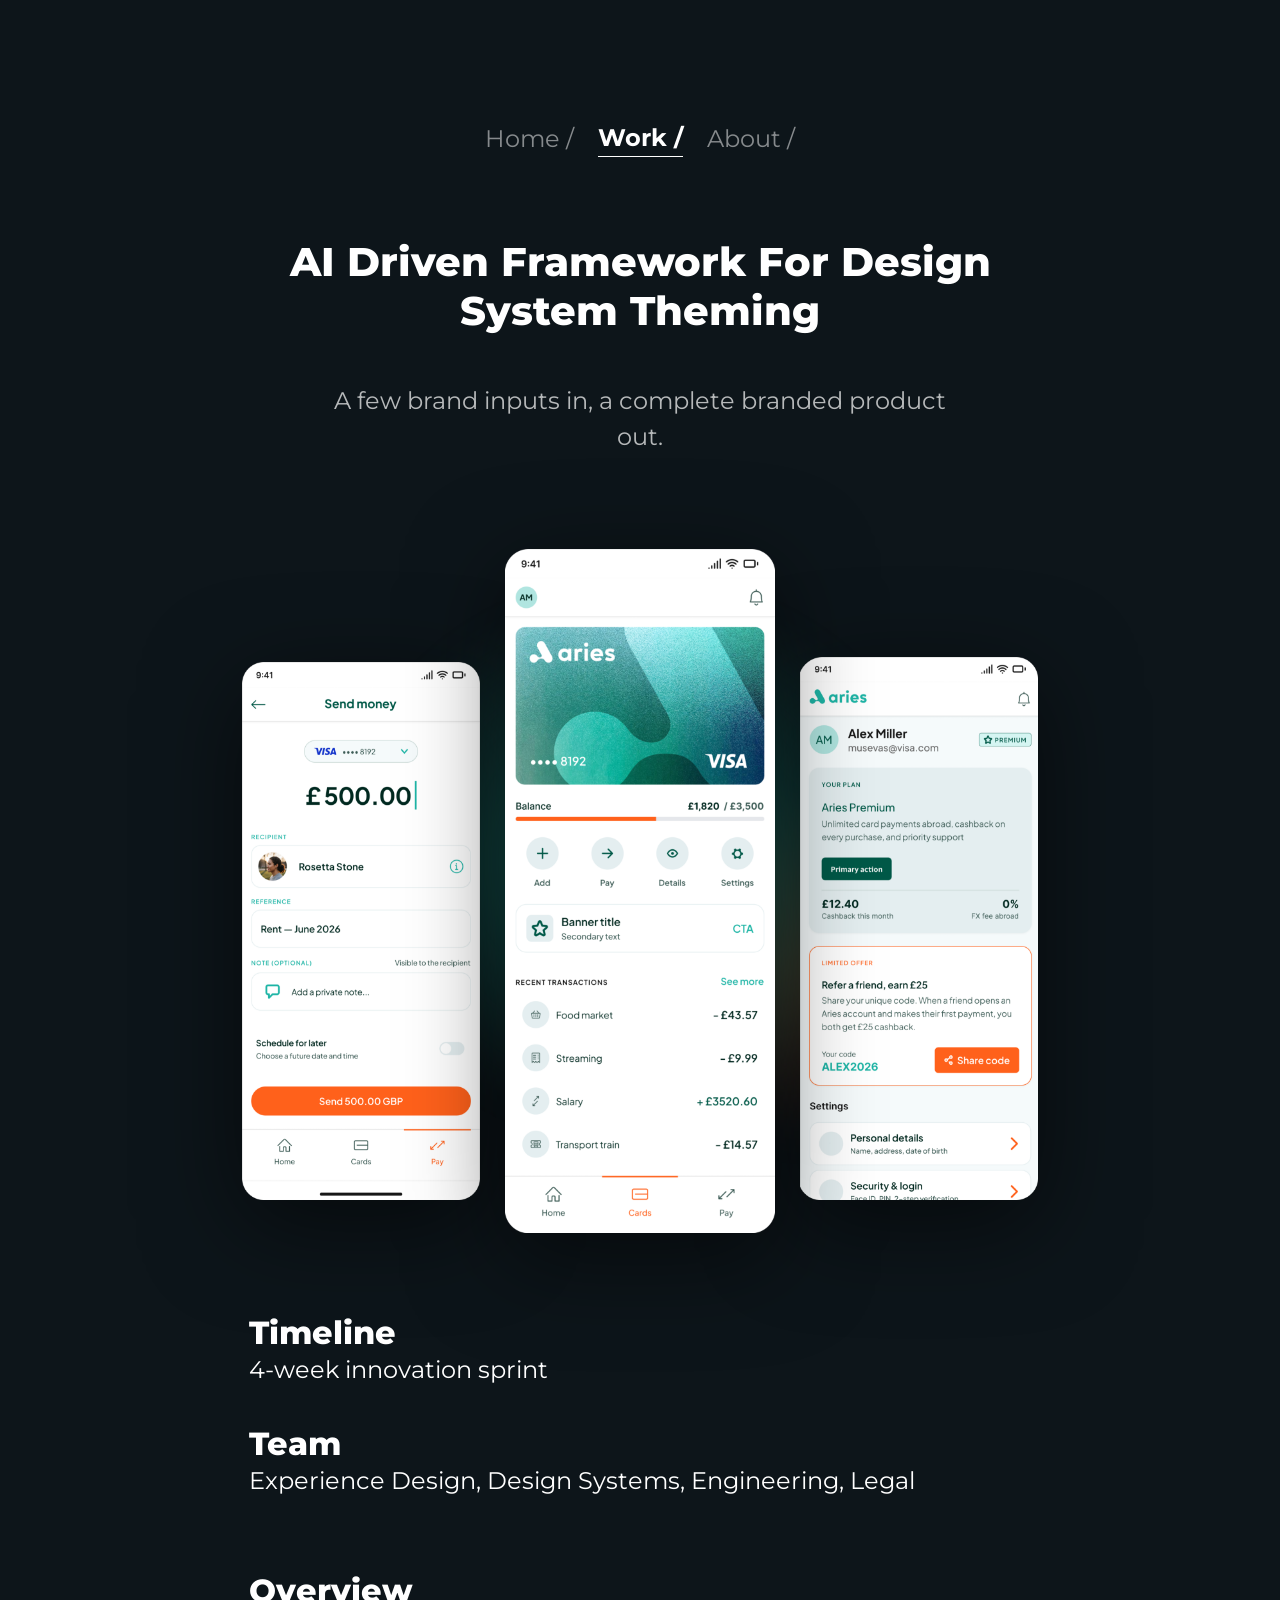
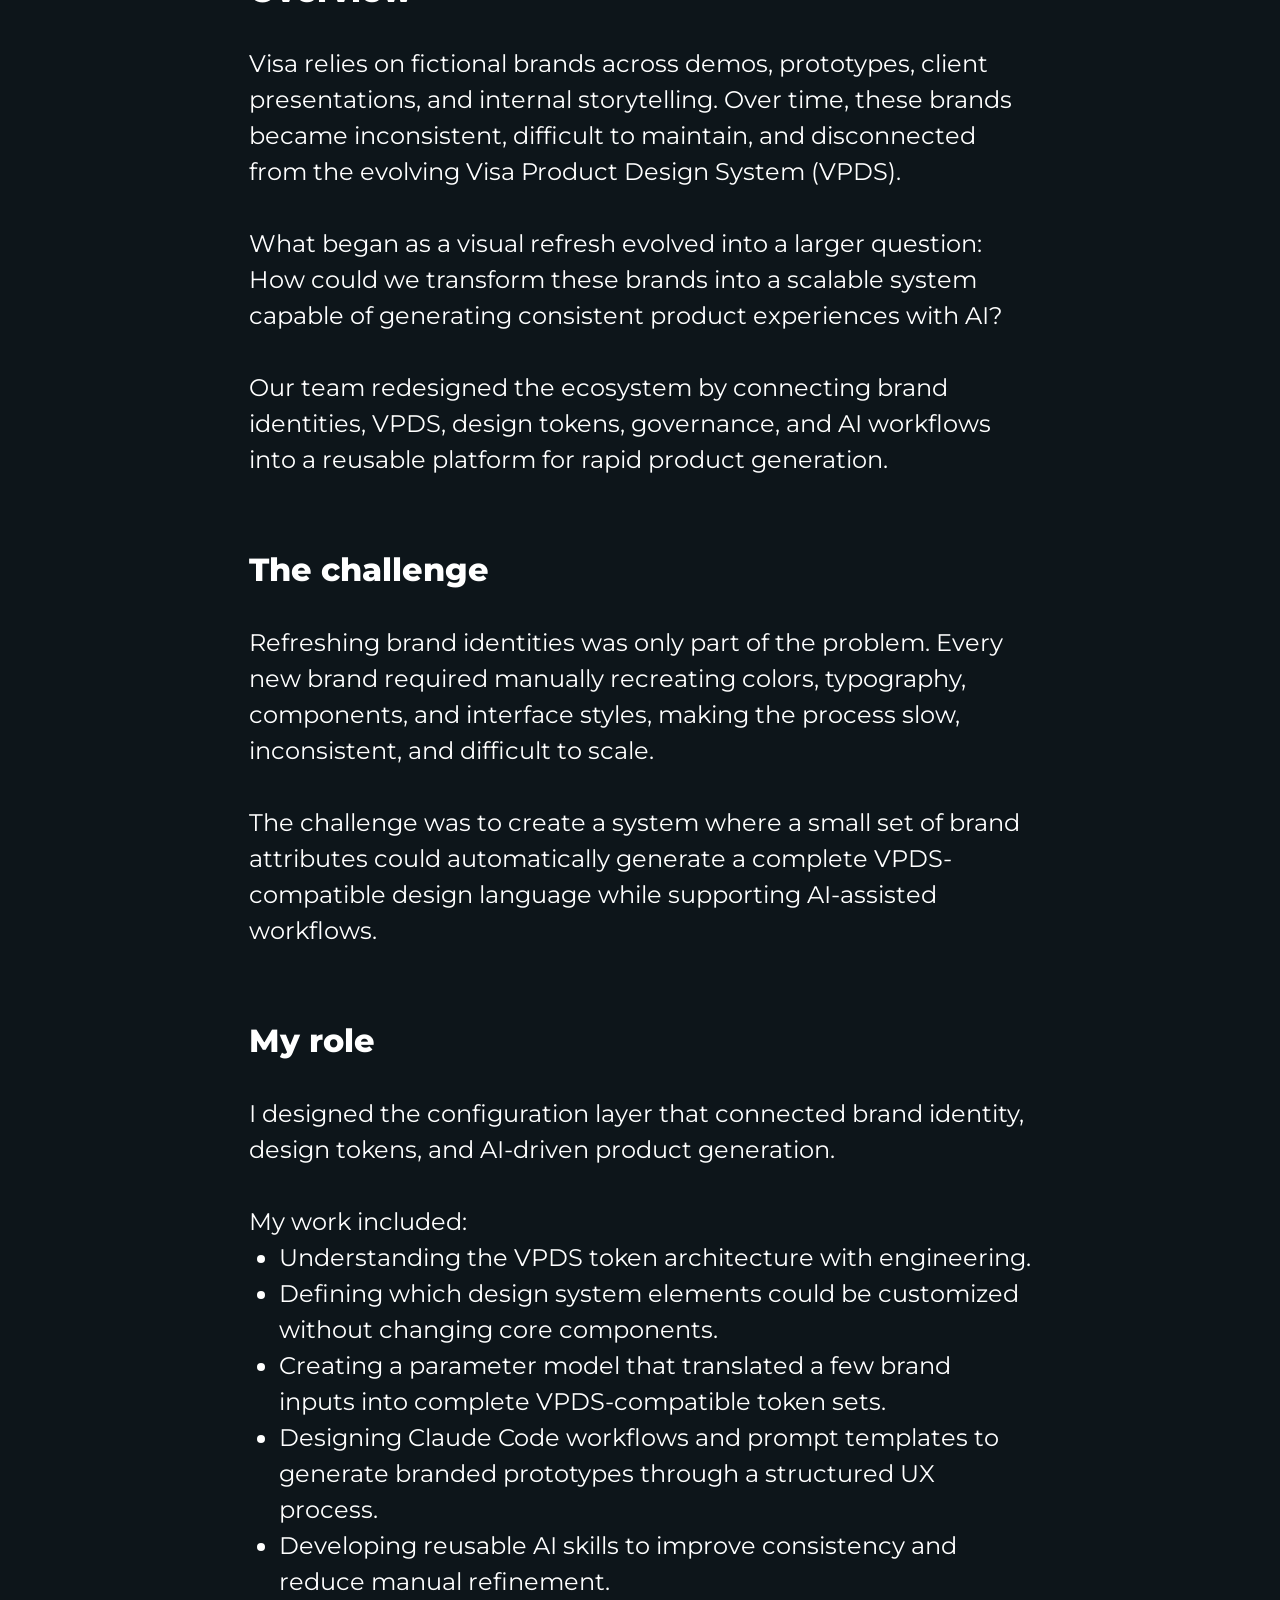
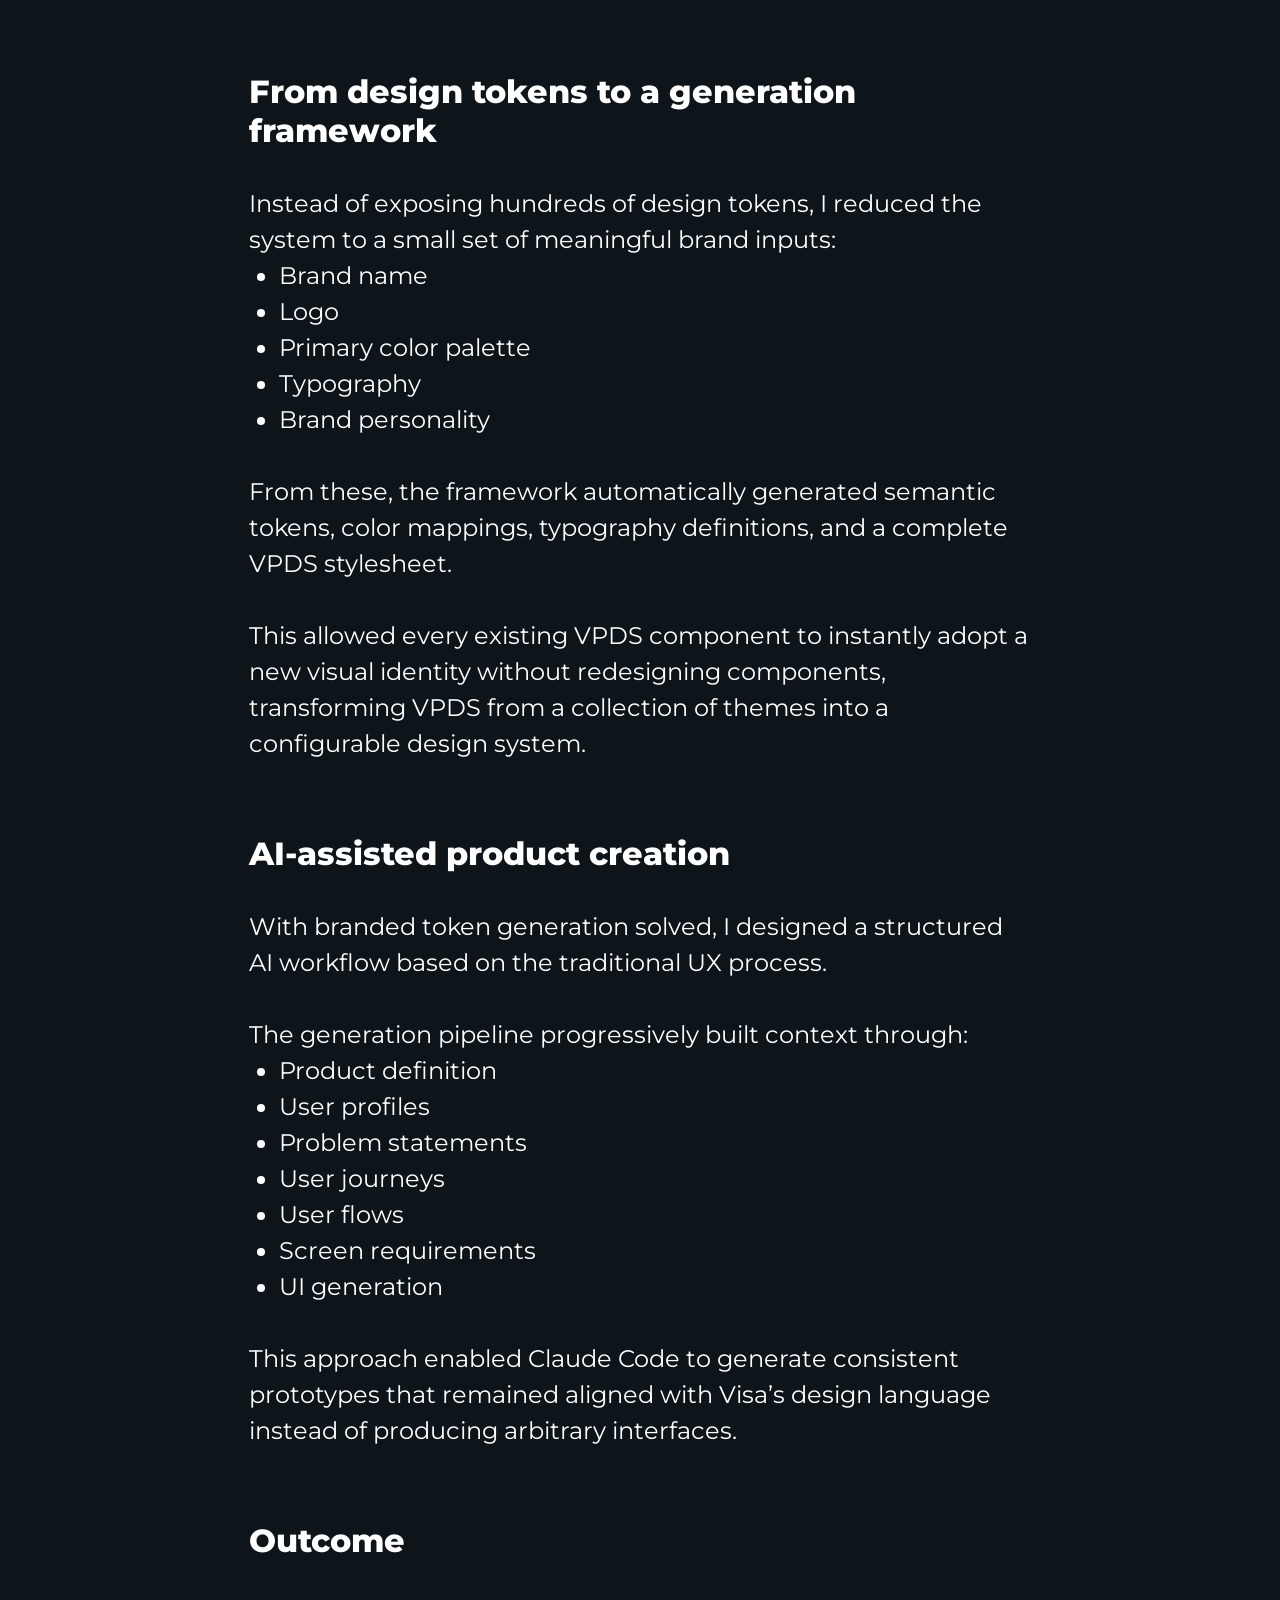
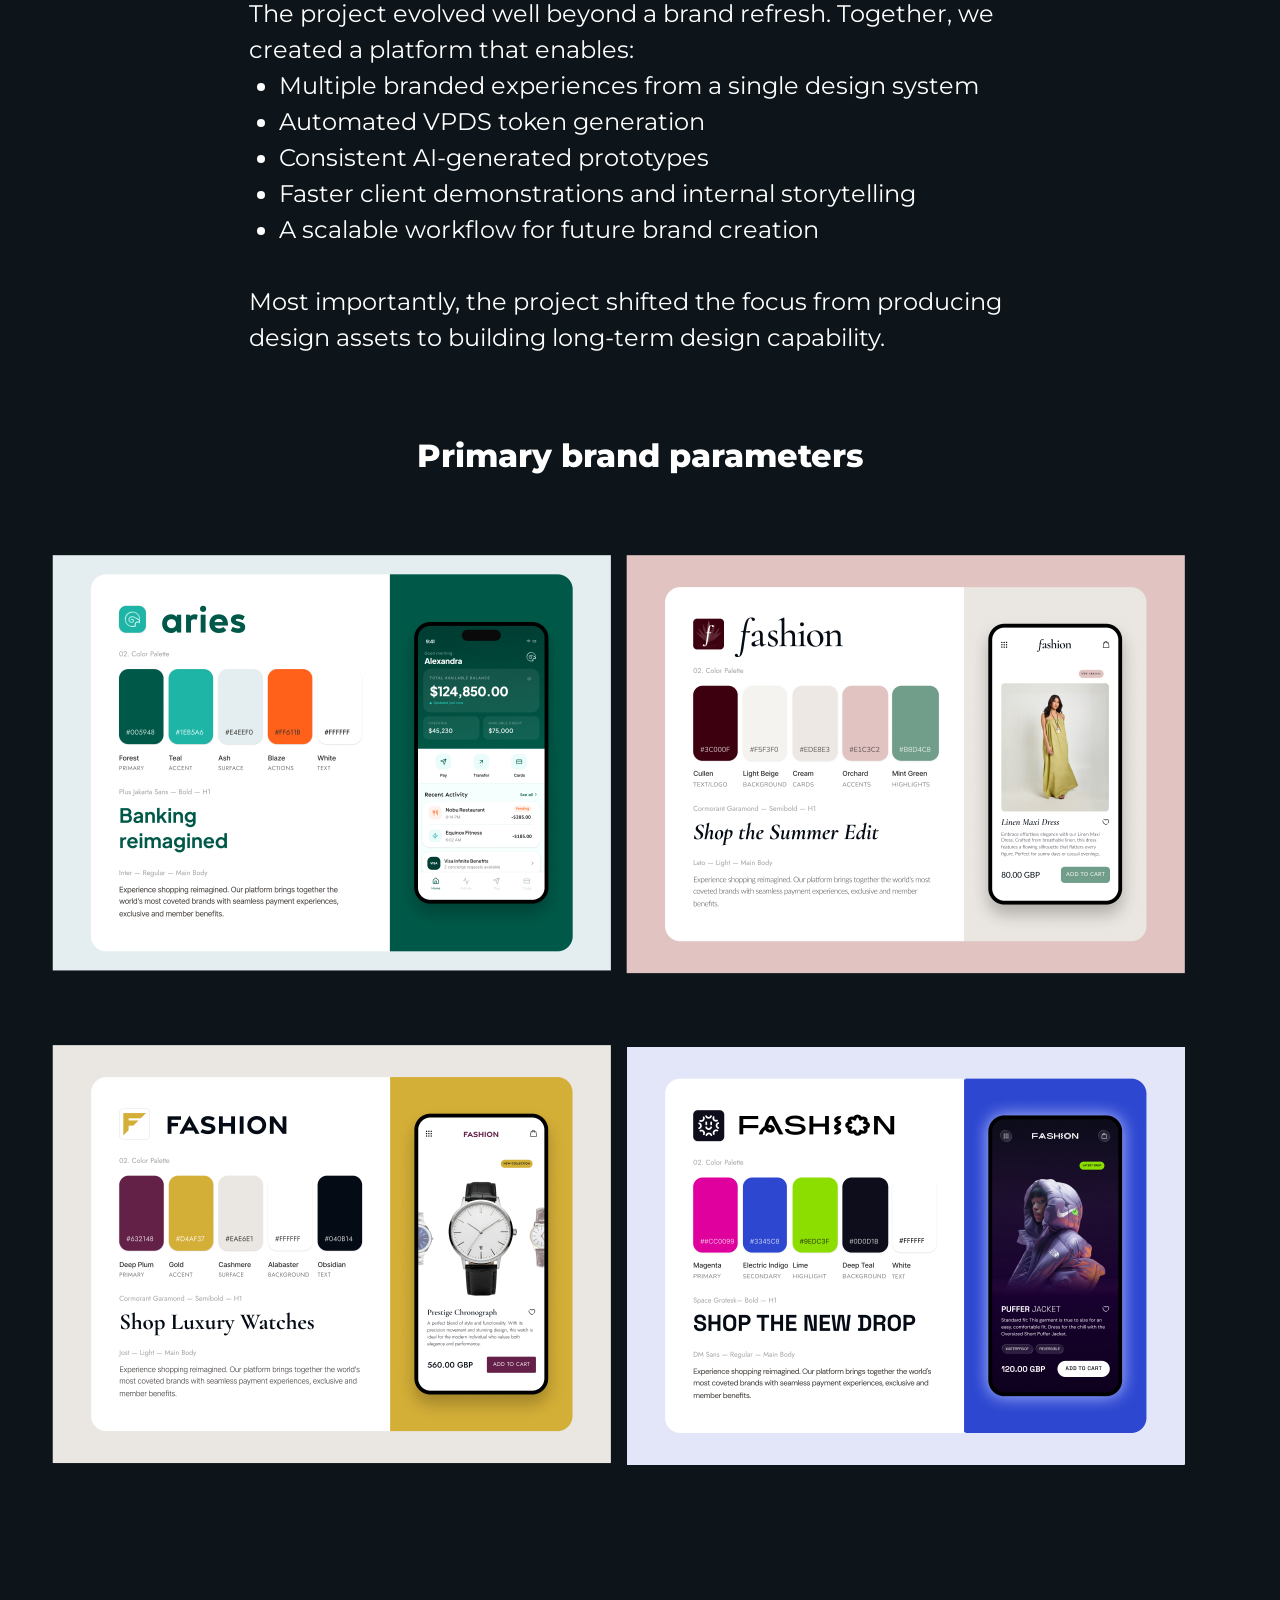
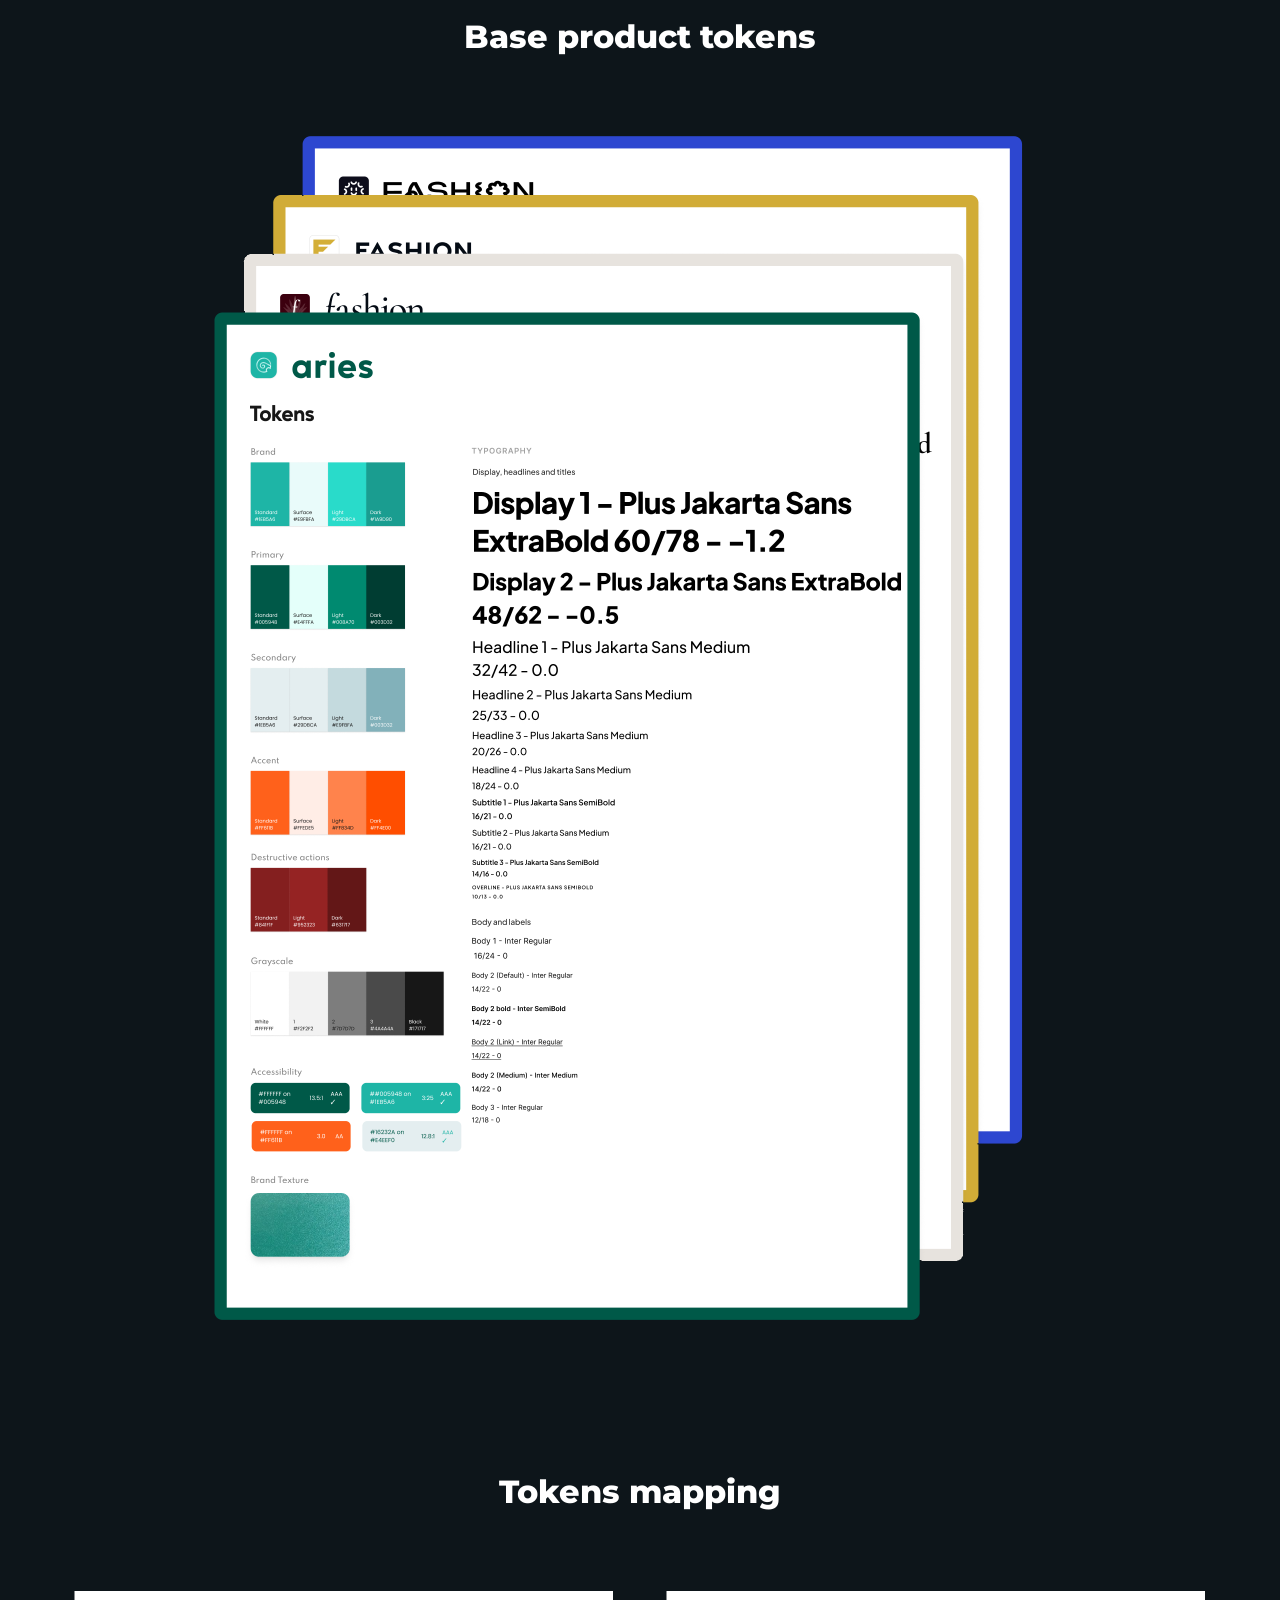
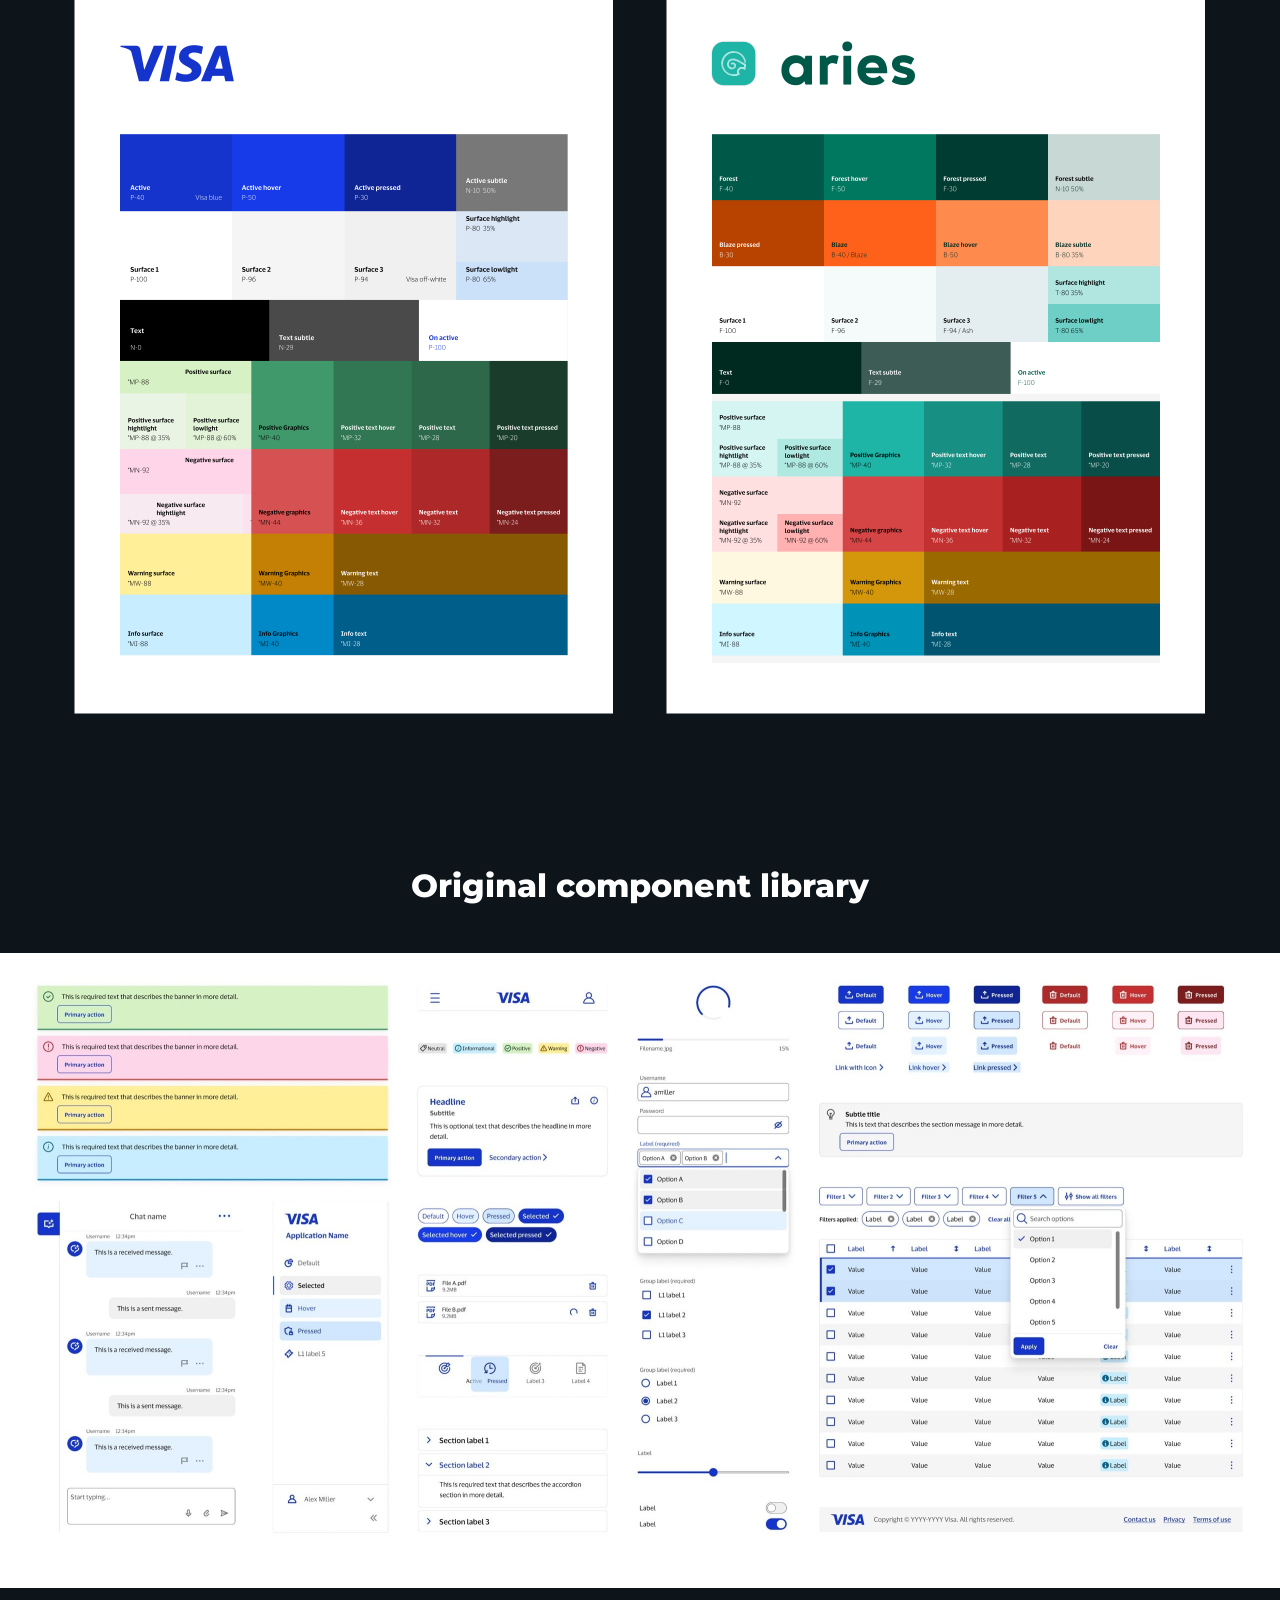
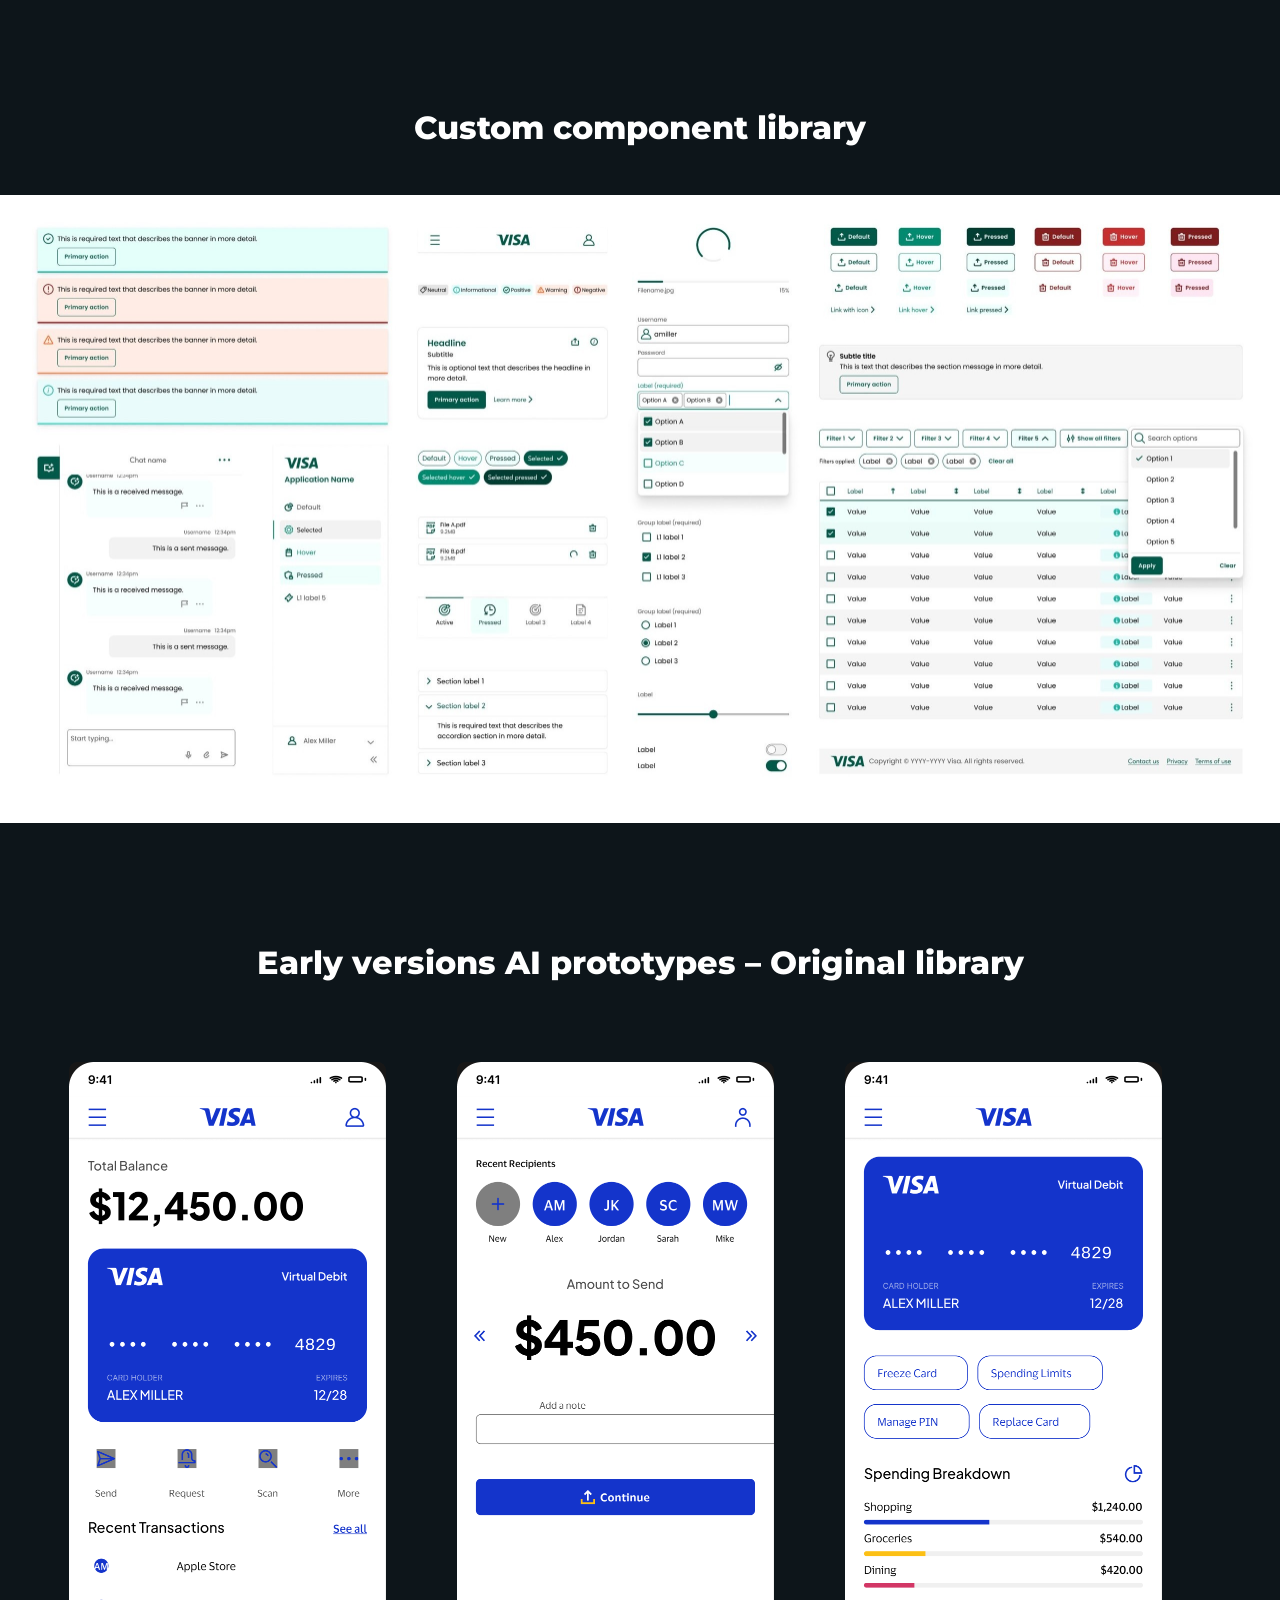
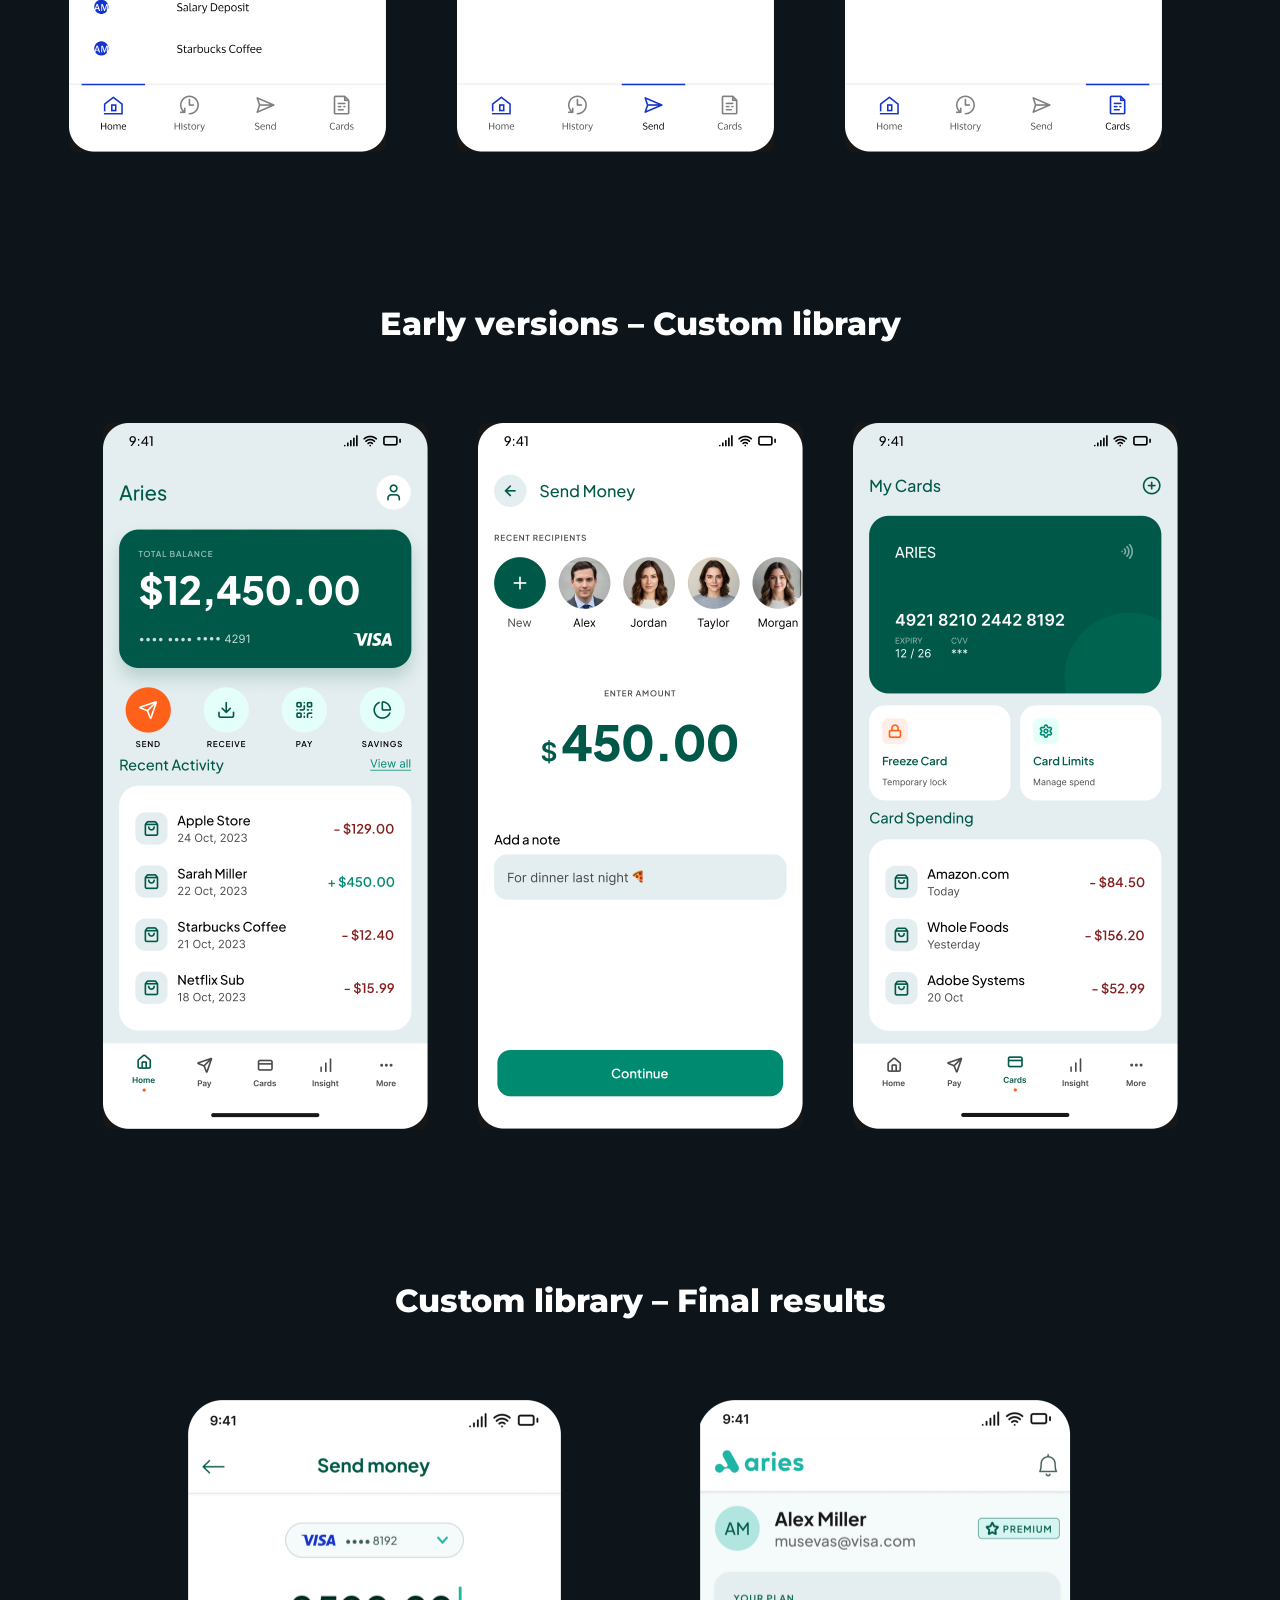
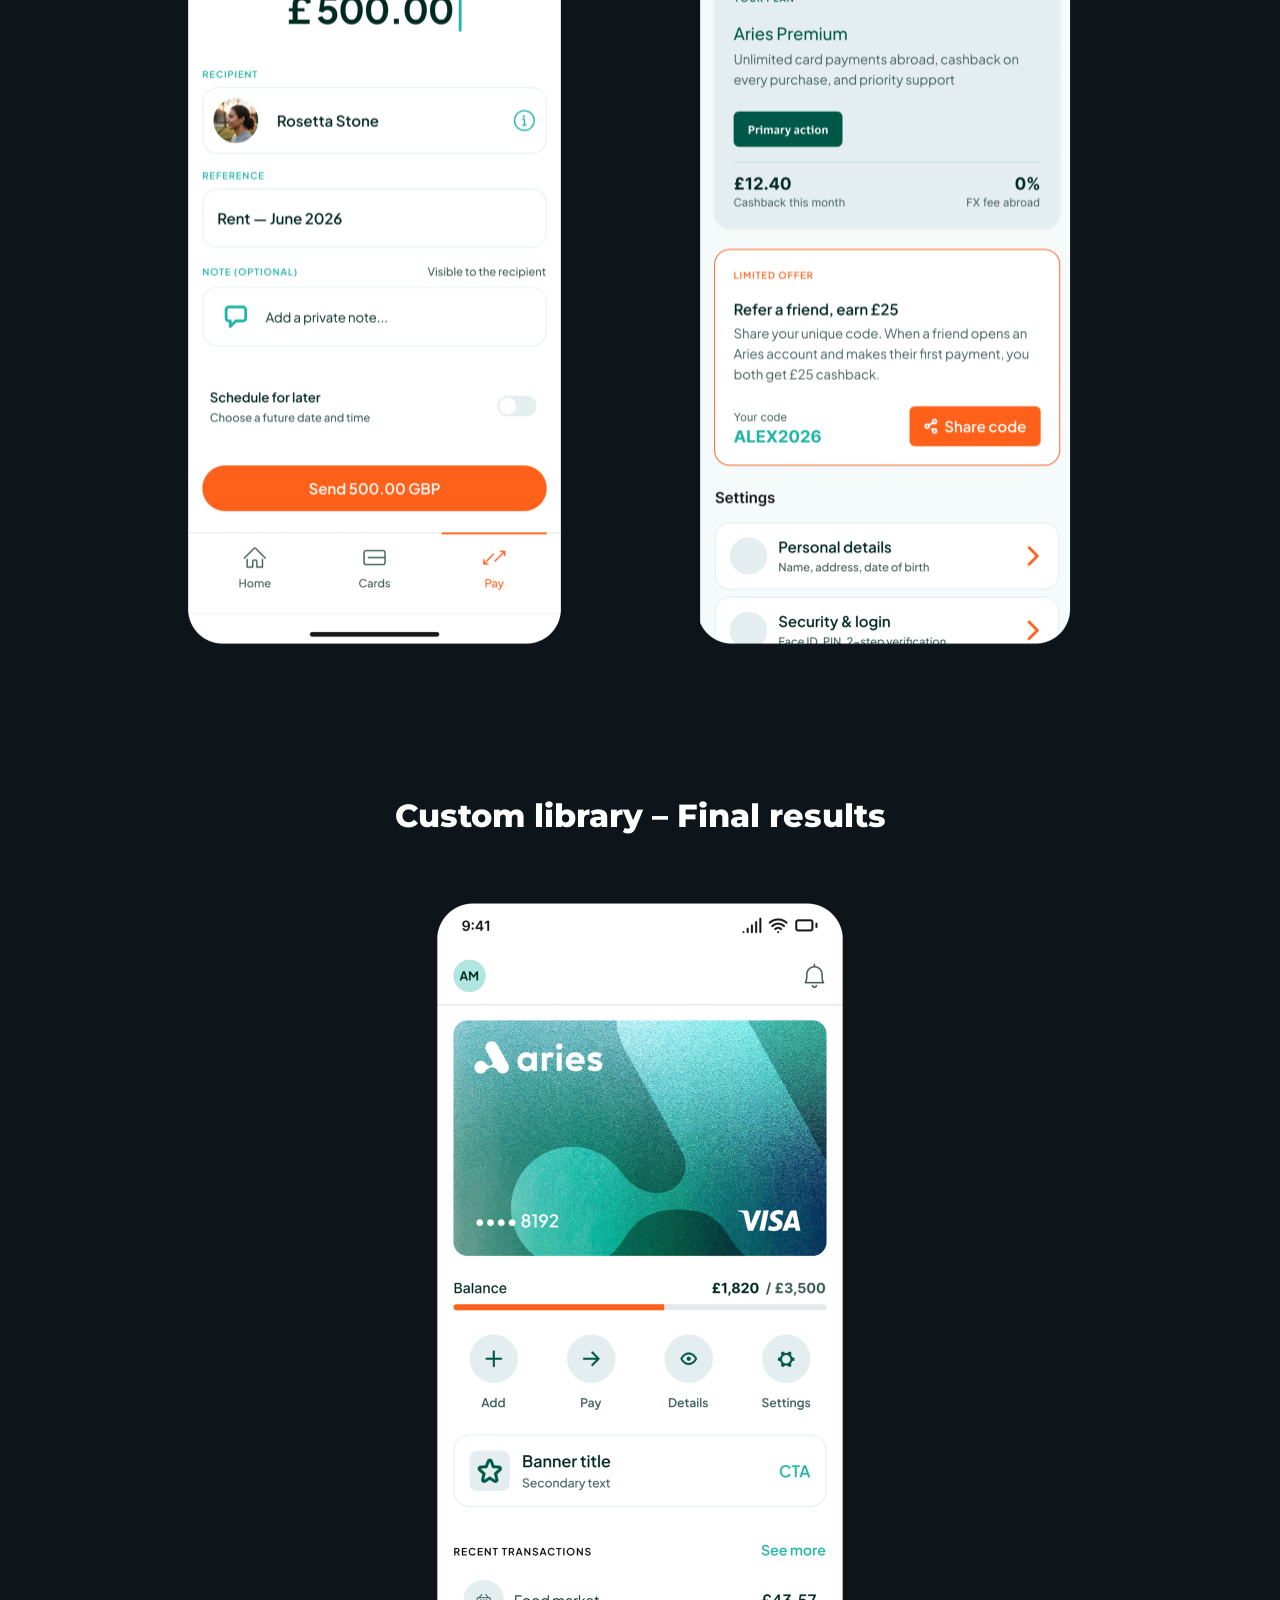
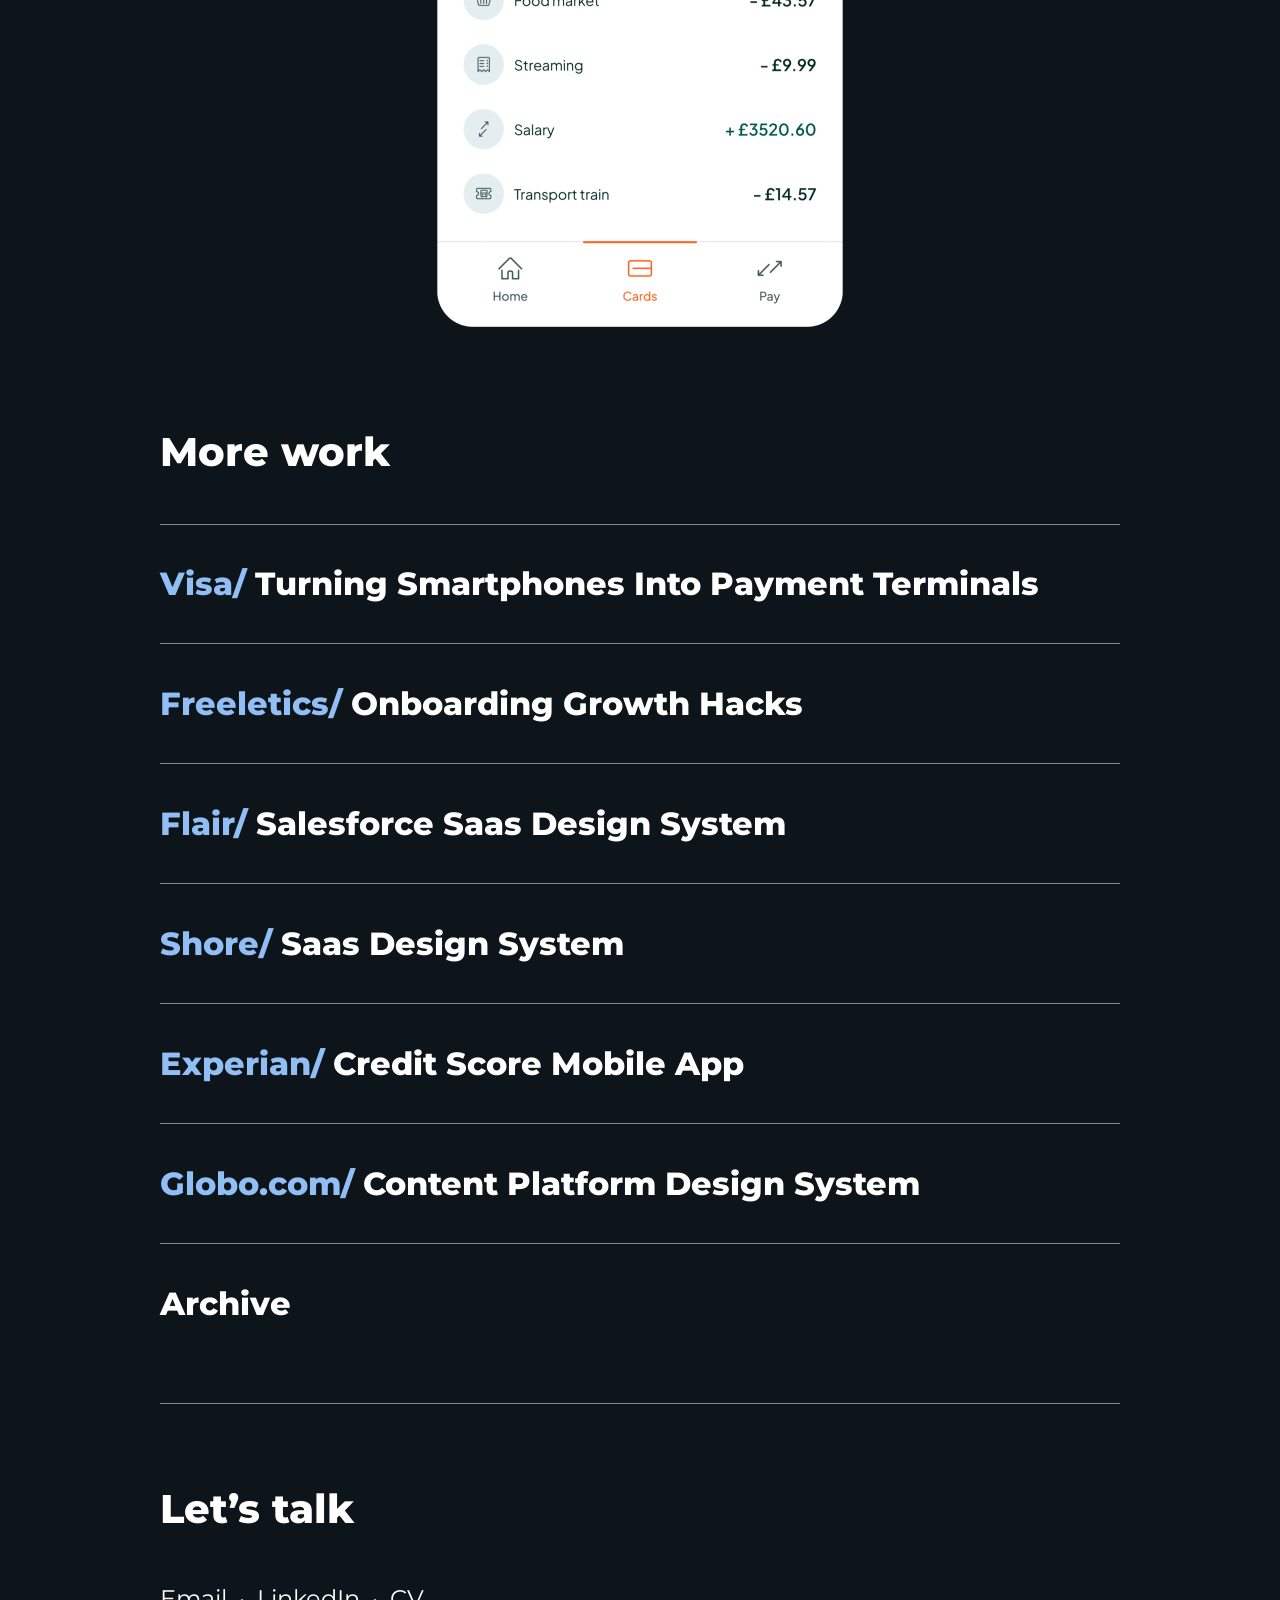
<file: visa-brands.html>
<!DOCTYPE html>
<html lang="en">
<head>
  <meta charset="UTF-8">
  <meta name="viewport" content="width=device-width, initial-scale=1">
  <title>AI Driven Framework For Design System Theming — Vinícius Krause</title>
  <meta name="description" content="Case study: an AI-driven framework that turns a few brand inputs into complete Visa Product Design System themes and branded prototypes.">
  <link rel="icon" href="assets/site-icon.png">
  <link rel="preconnect" href="https://fonts.googleapis.com">
  <link rel="preconnect" href="https://fonts.gstatic.com" crossorigin>
  <link href="https://fonts.googleapis.com/css2?family=Montserrat:wght@300;400;500;700;800&display=swap" rel="stylesheet">
  <link rel="stylesheet" href="styles.css">
</head>
<body class="theme-dark">
  <main class="case">
    <nav class="breadcrumb breadcrumb--center body" aria-label="Breadcrumb">
      <a href="index.html">Home /</a>
      <a class="breadcrumb-current" href="work.html">Work /</a>
      <a href="about.html">About /</a>
    </nav>

    <header class="case-hero">
      <h1 class="title-2 case-title">AI Driven Framework For Design System Theming</h1>
      <p class="body case-hero-lead">A few brand inputs in, a complete branded product out.</p>
      <div class="case-hero-stage">
        <img class="case-hero-phone--side" src="assets/visa-brands/hero-send.png" width="746" height="1688" alt="Aries send money screen: £500.00 to Rosetta Stone with an orange send button">
        <img class="case-hero-phone--main" src="assets/visa-brands/hero-home.png" width="810" height="2045" fetchpriority="high" alt="Aries app home screen with the teal Aries Visa card, balance and recent transactions">
        <img class="case-hero-phone--side" src="assets/visa-brands/hero-account.png" width="740" height="1688" alt="Aries account screen with the Premium plan, a refer-a-friend offer and settings">
      </div>
    </header>

    <article class="case-article">

      <div class="case-body body">
        <dl class="case-meta">
          <div>
            <dt class="title-3">Timeline</dt>
            <dd>4-week innovation sprint</dd>
          </div>
          <div>
            <dt class="title-3">Team</dt>
            <dd>Experience Design, Design Systems, Engineering, Legal</dd>
          </div>
        </dl>

        <section>
          <h2 class="title-3">Overview</h2>
          <p>Visa relies on fictional brands across demos, prototypes, client presentations, and internal storytelling. Over time, these brands became inconsistent, difficult to maintain, and disconnected from the evolving Visa Product Design System (VPDS).</p>
          <p>What began as a visual refresh evolved into a larger question: How could we transform these brands into a scalable system capable of generating consistent product experiences with AI?</p>
          <p>Our team redesigned the ecosystem by connecting brand identities, VPDS, design tokens, governance, and AI workflows into a reusable platform for rapid product generation.</p>
        </section>

        <section>
          <h2 class="title-3">The challenge</h2>
          <p>Refreshing brand identities was only part of the problem. Every new brand required manually recreating colors, typography, components, and interface styles, making the process slow, inconsistent, and difficult to scale.</p>
          <p>The challenge was to create a system where a small set of brand attributes could automatically generate a complete VPDS-compatible design language while supporting AI-assisted workflows.</p>
        </section>

        <section>
          <h2 class="title-3">My role</h2>
          <p>I designed the configuration layer that connected brand identity, design tokens, and AI-driven product generation.</p>
          <div>
            <p>My work included:</p>
            <ul>
              <li>Understanding the VPDS token architecture with engineering.</li>
              <li>Defining which design system elements could be customized without changing core components.</li>
              <li>Creating a parameter model that translated a few brand inputs into complete VPDS-compatible token sets.</li>
              <li>Designing Claude Code workflows and prompt templates to generate branded prototypes through a structured UX process.</li>
              <li>Developing reusable AI skills to improve consistency and reduce manual refinement.</li>
            </ul>
          </div>
        </section>

        <section>
          <h2 class="title-3">From design tokens to a generation framework</h2>
          <div>
            <p>Instead of exposing hundreds of design tokens, I reduced the system to a small set of meaningful brand inputs:</p>
            <ul>
              <li>Brand name</li>
              <li>Logo</li>
              <li>Primary color palette</li>
              <li>Typography</li>
              <li>Brand personality</li>
            </ul>
          </div>
          <p>From these, the framework automatically generated semantic tokens, color mappings, typography definitions, and a complete VPDS stylesheet.</p>
          <p>This allowed every existing VPDS component to instantly adopt a new visual identity without redesigning components, transforming VPDS from a collection of themes into a configurable design system.</p>
        </section>

        <section>
          <h2 class="title-3">AI-assisted product creation</h2>
          <p>With branded token generation solved, I designed a structured AI workflow based on the traditional UX process.</p>
          <div>
            <p>The generation pipeline progressively built context through:</p>
            <ul>
              <li>Product definition</li>
              <li>User profiles</li>
              <li>Problem statements</li>
              <li>User journeys</li>
              <li>User flows</li>
              <li>Screen requirements</li>
              <li>UI generation</li>
            </ul>
          </div>
          <p>This approach enabled Claude Code to generate consistent prototypes that remained aligned with Visa’s design language instead of producing arbitrary interfaces.</p>
        </section>

        <section>
          <h2 class="title-3">Outcome</h2>
          <div>
            <p>The project evolved well beyond a brand refresh. Together, we created a platform that enables:</p>
            <ul>
              <li>Multiple branded experiences from a single design system</li>
              <li>Automated VPDS token generation</li>
              <li>Consistent AI-generated prototypes</li>
              <li>Faster client demonstrations and internal storytelling</li>
              <li>A scalable workflow for future brand creation</li>
            </ul>
          </div>
          <p>Most importantly, the project shifted the focus from producing design assets to building long-term design capability.</p>
        </section>
      </div>
    </article>

    <div class="case-gallery">
      <figure class="case-figure">
        <figcaption class="title-3">Primary brand parameters</figcaption>
        <img src="assets/visa-brands/01.png?v=4" width="2560" height="1948" loading="lazy" alt="Primary brand parameters: four fictional brands (Aries banking and three fashion brands) with their color palettes and app screens">
      </figure>
      <figure class="case-figure">
        <figcaption class="title-3">Base product tokens</figcaption>
        <img src="assets/visa-brands/02.png?v=4" width="2560" height="2496" loading="lazy" alt="Base product tokens: stacked token sheets with colors and type styles for each brand">
      </figure>
      <figure class="case-figure">
        <figcaption class="title-3">Tokens mapping</figcaption>
        <img src="assets/visa-brands/03.png?v=8" width="2560" height="1574" loading="lazy" alt="Tokens mapping: Visa color tokens mapped to the matching Aries brand tokens">
      </figure>
      <figure class="case-figure">
        <figcaption class="title-3">Original component library</figcaption>
        <img src="assets/visa-brands/04.jpg?v=3" width="2560" height="1270" loading="lazy" alt="Original component library in the Visa theme">
      </figure>
      <figure class="case-figure">
        <figcaption class="title-3">Custom component library</figcaption>
        <img src="assets/visa-brands/05.jpg?v=3" width="2560" height="1257" loading="lazy" alt="Custom component library generated in the Aries theme">
      </figure>
      <figure class="case-figure">
        <figcaption class="title-3">Early versions AI prototypes – Original library</figcaption>
        <img src="assets/visa-brands/06.png?v=5" width="2560" height="1507" loading="lazy" alt="Early AI prototypes built with the original library: three Visa banking app screens">
      </figure>
      <figure class="case-figure">
        <figcaption class="title-3">Early versions – Custom library</figcaption>
        <img src="assets/visa-brands/07.png?v=5" width="2560" height="1540" loading="lazy" alt="Early AI prototypes built with the custom library: three Aries banking app screens">
      </figure>
      <figure class="case-figure">
        <figcaption class="title-3">Custom library – Final results</figcaption>
        <img src="assets/visa-brands/08.png?v=4" width="2560" height="1817" loading="lazy" alt="Custom library final results: send money and account screens in the Aries theme">
      </figure>
      <figure class="case-figure">
        <figcaption class="title-3">Custom library – Final results</figcaption>
        <img class="case-figure-narrow" src="assets/visa-brands/09.png?v=4" width="1600" height="2127" loading="lazy" alt="Custom library final result: Aries app home screen with card, balance and recent transactions">
      </figure>
    </div>

    <div class="case-end">
      <nav class="case-more" aria-labelledby="more-work-title">
        <h2 class="title-2" id="more-work-title">More work</h2>
        <ul class="work-list">
          <li>
            <a class="title-3" href="visa-accept.html">
              <span class="client">Visa</span> Turning Smartphones Into Payment Terminals
            </a>
          </li>
          <li>
            <a class="title-3" href="freeletics.html">
              <span class="client">Freeletics</span> Onboarding Growth Hacks
            </a>
          </li>
          <li>
            <a class="title-3" href="flair.html">
              <span class="client">Flair</span> Salesforce Saas Design System
            </a>
          </li>
          <li>
            <a class="title-3" href="shore.html">
              <span class="client">Shore</span> Saas Design System
            </a>
          </li>
          <li>
            <a class="title-3" href="experian.html">
              <span class="client">Experian</span> Credit Score Mobile App
            </a>
          </li>
          <li>
            <a class="title-3" href="globo.html">
              <span class="client">Globo.com</span> Content Platform Design System
            </a>
          </li>
          <li>
            <a class="title-3" href="archive.html">
              Archive
            </a>
          </li>
        </ul>
      </nav>

      <footer class="section footer">
        <h2 class="title-2">Let’s talk</h2>
        <nav class="contact-links" aria-label="Contact">
          <a class="body" href="mailto:kr.vinicius@gmail.com">Email</a>
          <span class="dot" aria-hidden="true">·</span>
          <a class="body" href="https://www.linkedin.com/in/viniciuskrause/" target="_blank" rel="noopener">LinkedIn</a>
          <span class="dot" aria-hidden="true">·</span>
          <a class="body" href="assets/vinicius-krause-cv.pdf" download="Vinícius Krause - CV.pdf">CV</a>
        </nav>
      </footer>
    </div>
  </main>
</body>
</html>
</file>
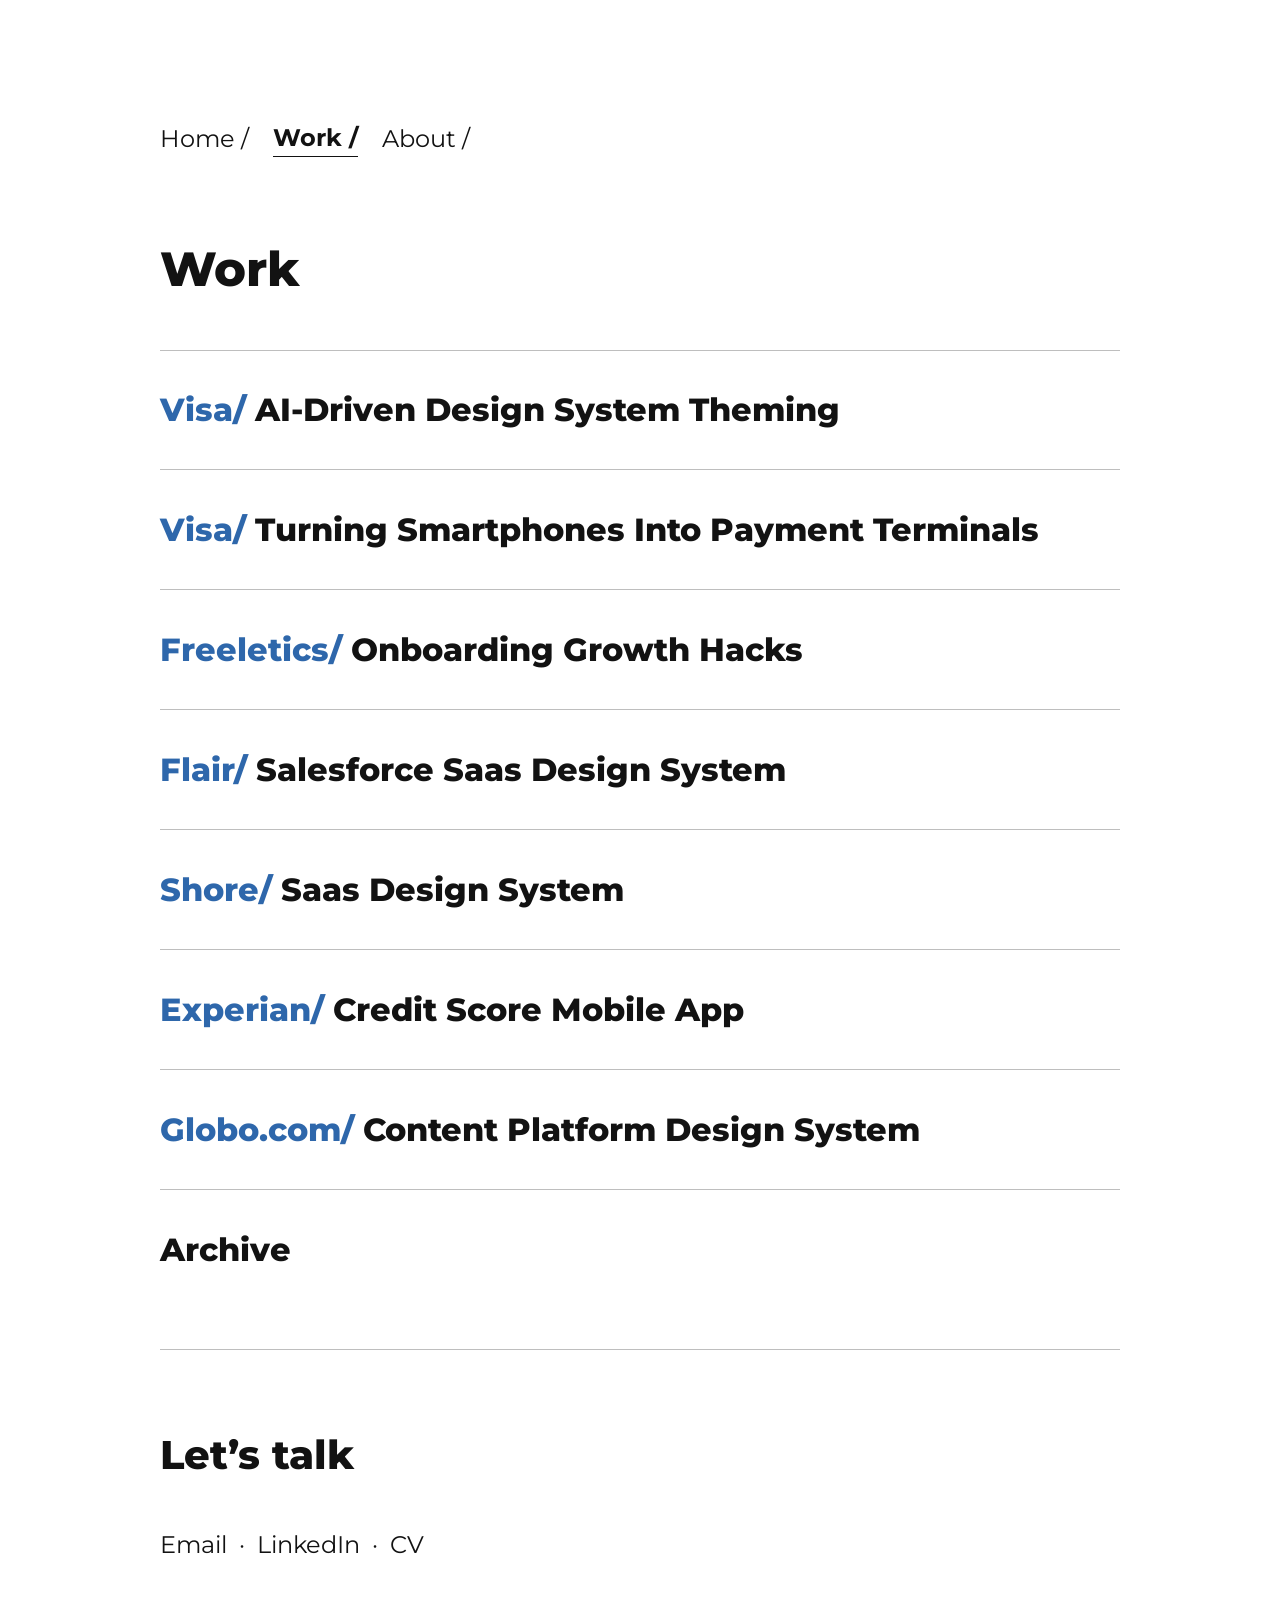
<file: work.html>
<!DOCTYPE html>
<html lang="en">
<head>
  <meta charset="UTF-8">
  <meta name="viewport" content="width=device-width, initial-scale=1">
  <title>Work — Vinícius Krause</title>
  <meta name="description" content="Selected projects by Vinícius Krause, Product Designer.">
  <link rel="icon" href="assets/site-icon.png">
  <link rel="preconnect" href="https://fonts.googleapis.com">
  <link rel="preconnect" href="https://fonts.gstatic.com" crossorigin>
  <link href="https://fonts.googleapis.com/css2?family=Montserrat:wght@300;400;500;700;800&display=swap" rel="stylesheet">
  <link rel="stylesheet" href="styles.css">
</head>
<body>
  <main class="page">
    <nav class="breadcrumb body" aria-label="Breadcrumb">
      <a href="index.html">Home /</a>
      <a class="breadcrumb-current" href="work.html" aria-current="page">Work /</a>
      <a href="about.html">About /</a>
    </nav>

    <div class="title-block">
      <h1 class="title-1">Work</h1>

      <ul class="work-list">
        <li>
          <a class="title-3" href="visa-brands.html">
            <span class="client">Visa</span> AI-Driven Design System Theming
          </a>
        </li>
        <li>
          <a class="title-3" href="visa-accept.html">
            <span class="client">Visa</span> Turning Smartphones Into Payment Terminals
          </a>
        </li>
        <li>
          <a class="title-3" href="freeletics.html">
            <span class="client">Freeletics</span> Onboarding Growth Hacks
          </a>
        </li>
        <li>
          <a class="title-3" href="flair.html">
            <span class="client">Flair</span> Salesforce Saas Design System
          </a>
        </li>
        <li>
          <a class="title-3" href="shore.html">
            <span class="client">Shore</span> Saas Design System
          </a>
        </li>
        <li>
          <a class="title-3" href="experian.html">
            <span class="client">Experian</span> Credit Score Mobile App
          </a>
        </li>
        <li>
          <a class="title-3" href="globo.html">
            <span class="client">Globo.com</span> Content Platform Design System
          </a>
        </li>
        <li>
          <a class="title-3" href="archive.html">Archive</a>
        </li>
      </ul>
    </div>

    <footer class="section footer">
      <h2 class="title-2">Let’s talk</h2>
      <nav class="contact-links" aria-label="Contact">
        <a class="body" href="mailto:kr.vinicius@gmail.com">Email</a>
        <span class="dot" aria-hidden="true">·</span>
        <a class="body" href="https://www.linkedin.com/in/viniciuskrause/" target="_blank" rel="noopener">LinkedIn</a>
        <span class="dot" aria-hidden="true">·</span>
        <a class="body" href="assets/vinicius-krause-cv.pdf" download="Vinícius Krause - CV.pdf">CV</a>
      </nav>
    </footer>
  </main>
</body>
</html>
</file>
<file: styles.css>
/* Tokens from the Figma file (Portfolio / home) */
:root {
  --color-bg: #fff;
  --color-text: #121212;
  --color-accent: #2e67ab;
  --color-border: #bebebe;
  --color-visa: #1434cb;
  --color-freeletics: #1a1a1c;

  /* Type scale: design values at 1280px, scaled down fluidly on small screens */
  --lh-title-1: 1.35;
  --fs-title-1: clamp(2rem, 1.4rem + 2.6vw, 3rem);     /* 48px */
  --fs-title-2: clamp(1.875rem, 1.4rem + 1.8vw, 2.5rem);  /* 40px */
  --fs-title-3: clamp(1.375rem, 1rem + 1.4vw, 2rem);      /* 32px */
  --fs-body: clamp(1.125rem, 0.95rem + 0.7vw, 1.5rem);    /* 24px */
  --fs-lead: clamp(1.1875rem, 1rem + 0.8vw, 1.625rem);  /* 26px, a step above body */

  --page-max: 960px;
  --page-pad-x: clamp(20px, 12.5vw, 160px);
  --page-pad-y: clamp(48px, 9.4vw, 120px);

  /* Spacing scale, largest to smallest:
     between sections > groups within a section > heading to its content
     > related items > tight pairs (label/title, name/role) */
  --space-section: 80px;
  --space-group: 56px;
  --space-heading: 48px;
  --space-related: 24px;
  --space-tight: 8px;
  --page-gap: var(--space-section);
}

*,
*::before,
*::after { box-sizing: border-box; }

body {
  margin: 0;
  background: var(--color-bg);
  color: var(--color-text);
  font-family: "Montserrat", system-ui, sans-serif;
  font-weight: 400;
  -webkit-font-smoothing: antialiased;
  overflow-wrap: break-word;
}

h1, h2, h3, p, ul { margin: 0; padding: 0; }

/* Hover matches the live site: fade to 70% opacity, 300ms ease-out-cubic */
a, .project-text {
  color: inherit;
  text-decoration: none;
  transition: opacity 0.3s cubic-bezier(0.215, 0.61, 0.355, 1);
}
/* Project rows fade only their text, never the preview image */
a:not(.project):hover, .project:hover .project-text { opacity: 0.7; }
a:focus-visible { outline: 2px solid var(--color-accent); outline-offset: 4px; border-radius: 4px; }

img { display: block; max-width: 100%; }

.visually-hidden {
  position: absolute; width: 1px; height: 1px; overflow: hidden;
  clip: rect(0 0 0 0); white-space: nowrap;
}

/* Client name at the start of project titles */
.client { color: var(--color-accent); }
.client::after { content: "/"; content: "/" / ""; } /* separator, hidden from screen readers */

/* Text styles */
.title-1 { font-size: var(--fs-title-1); font-weight: 800; line-height: var(--lh-title-1); }
.title-2 { font-size: var(--fs-title-2); font-weight: 800; line-height: normal; }
.title-3 { font-size: var(--fs-title-3); font-weight: 800; line-height: normal; }
.body { font-size: var(--fs-body); line-height: 1.5; }

/* Layout */
.page {
  max-width: calc(var(--page-max) + 2 * var(--page-pad-x));
  margin: 0 auto;
  padding: var(--page-pad-y) var(--page-pad-x);
  display: flex;
  flex-direction: column;
  gap: var(--page-gap);
}

/* Intro */
.intro {
  display: flex;
  flex-direction: column;
  gap: var(--space-group);
  /* Puts the name at the same height as the inner-page titles:
     (breadcrumb line + its 1px underline + page gap) - (pronunciation line + 8px gap) */
  padding-top: calc(var(--fs-body) * (1.5 - 1.335) + 1px + var(--page-gap) - 8px);
}
.identity { display: flex; flex-direction: column; gap: var(--space-tight); }

.pronunciation {
  display: inline-flex;
  align-items: center;
  gap: 8px;
  align-self: flex-start;
  padding: 0;
  border: 0;
  background: none;
  color: inherit;
  font-family: inherit;
  font-size: var(--fs-body);
  font-weight: 300;
  line-height: 1.335;
  cursor: pointer;
  transition: opacity 0.3s cubic-bezier(0.215, 0.61, 0.355, 1);
}
.pronunciation:hover { opacity: 0.7; }
.pronunciation:focus-visible { outline: 2px solid var(--color-accent); outline-offset: 4px; border-radius: 4px; }
.pronunciation img { flex: none; width: 24px; height: 24px; }

.name-row {
  display: flex;
  align-items: flex-start;
  justify-content: space-between;
  gap: 16px;
}
.name-text { display: flex; flex-direction: column; gap: var(--space-tight); }
.role { color: var(--color-accent); }

.bio { font-size: var(--fs-lead); font-weight: 500; }
.bio a { font-weight: 700; color: var(--color-accent); }

.contact-links { display: flex; flex-wrap: wrap; gap: 8px 12px; }
.contact-links--wide { column-gap: 16px; }
.contact-links .dot { font-size: var(--fs-body); line-height: 1.5; }

/* Sections */
.section {
  border-top: 1px solid var(--color-border);
  display: flex;
  flex-direction: column;
}

/* Sections open with the same space below the divider as above it */
.work { padding-top: var(--page-gap); gap: var(--space-heading); }

.projects { list-style: none; display: flex; flex-direction: column; gap: var(--space-group); }

/* Project row: text on the left, preview panel on the right */
.project {
  display: flex;
  align-items: center;
  justify-content: space-between;
  gap: var(--space-related);
}
.project-text { flex: 1; max-width: 467px; display: flex; flex-direction: column; gap: var(--space-tight); }
.project-tags { max-width: 419px; }
/* Client name sits on its own line here, without the slash used in the work list */
.project .client { display: block; }
.project .client::after { content: none; }

/* Preview panels; image positions are % of the 469×365 Figma panel */
.project-media {
  position: relative;
  flex: 0 1 469px;
  aspect-ratio: 469 / 365;
  border-radius: 11px;
  overflow: hidden;
}
.project-media img { position: absolute; }
.project-media--visa-theming { background: var(--color-visa); }
.project-media--visa-theming { perspective: 1600px; }

/* Flip card: the app screen turns over to reveal the same app in another brand theme */
.flip-card {
  position: absolute;
  width: 54.78%;
  left: 50%;
  top: 13.53%;
  aspect-ratio: 260 / 648;
  margin-left: -27.39%;
  transform-style: preserve-3d;
  animation: flip-card 6s cubic-bezier(0.645, 0.045, 0.355, 1) infinite;
}
.project-media .flip-card-face {
  position: absolute;
  top: 0;
  left: 0;
  width: 100%;
  backface-visibility: hidden;
  -webkit-backface-visibility: hidden;
}
.flip-card-back {
  transform: rotateY(180deg);
  border-radius: 10.04% / 4.03%; /* 26px corners from the Figma screen */
}
/* 6s cycle: each side is visible for 3s (2.2s still + half of each 0.8s turn);
   keeps turning the same way */
@keyframes flip-card {
  0%, 36.67%   { transform: rotateY(0deg); }
  50%, 86.67%  { transform: rotateY(180deg); }
  100%         { transform: rotateY(360deg); }
}
@media (prefers-reduced-motion: reduce) {
  .flip-card { animation: none; }
}
.project-media--visa-terminals { background: #f3f4f7; }
.project-media--visa-terminals img { inset: 0; width: 100%; height: 100%; object-fit: cover; }
.project-media--freeletics { background: var(--color-freeletics); }
.project-media--freeletics img { width: 27.23%; top: 12.07%; }
.project-media--freeletics img:nth-child(1) { left: 7.89%; }
.project-media--freeletics img:nth-child(2) { left: 36.39%; }
.project-media--freeletics img:nth-child(3) { left: 64.9%; }

/* A group's distance from the list (the section gap already adds the heading space) */
.more-work { align-self: flex-start; margin-top: calc(var(--space-group) - var(--space-heading)); font-weight: 700; color: var(--color-accent); }

/* Inner pages: title sits closer to its own content than sections do to each other */
.title-block { display: flex; flex-direction: column; gap: var(--space-heading); }

/* Breadcrumb (inner pages) */
.breadcrumb { display: flex; flex-wrap: wrap; align-items: center; gap: 8px 24px; }
.breadcrumb-current { font-weight: 700; border-bottom: 1px solid currentColor; }

/* Work list */
.work-list { --row-h: 120px; list-style: none; }
.work-list li {
  display: flex;
  align-items: center;
  min-height: var(--row-h);
  border-bottom: 1px solid var(--color-border);
}
.work-list li:first-child { border-top: 1px solid var(--color-border); }
.work-list a { flex: 1; padding: 24px 0; }
/* Last row has no bottom line: keep only its top half so no empty space trails the list */
.work-list li:last-child { min-height: 0; border-bottom: 0; }
.work-list li:last-child a { padding: calc(var(--row-h) / 2 - 0.61em) 0 0; }

@media (max-width: 560px) {
  .work-list { --row-h: 88px; }
  .work-list a { padding: 16px 0; }
}

/* About page */
.prose { display: flex; flex-direction: column; gap: 1.5em; }
.about-intro { max-width: 713px; margin-top: calc(var(--space-group) - var(--space-heading)); }

.photo-toggle { display: flex; flex-wrap: wrap; align-items: center; gap: var(--space-related); }
.photo-toggle-photo {
  position: relative;
  flex: none;
  width: clamp(200px, 23.75vw, 304px);
  aspect-ratio: 1;
  border-radius: 50%;
  overflow: hidden;
  background: rgba(46, 103, 171, 0.13);
}
.photo-toggle-photo img {
  position: absolute;
  max-width: none;
  transition: opacity 0.3s linear;
}
/* Crops from the Figma component, as % of the 304px circle */
.photo-corp { width: 104.28%; left: -1.98%; top: 0; transform: rotate(-4.35deg); }
.photo-casual { width: 163.49%; left: -28.95%; top: -13.49%; opacity: 0; }
.photo-toggle.is-casual .photo-corp { opacity: 0; }
.photo-toggle.is-casual .photo-casual { opacity: 1; }

.corp-toggle {
  display: inline-flex;
  align-items: center;
  gap: 24px;
  padding: 0;
  border: 0;
  background: none;
  color: inherit;
  font-family: inherit;
  cursor: pointer;
  transition: opacity 0.3s cubic-bezier(0.215, 0.61, 0.355, 1);
}
.corp-toggle:hover { opacity: 0.7; }
.corp-toggle:focus-visible { outline: 2px solid var(--color-accent); outline-offset: 4px; border-radius: 4px; }
.corp-toggle-track {
  position: relative;
  flex: none;
  width: 56px;
  height: 32px;
  border-radius: 100px;
  background: rgba(46, 103, 171, 0.5);
  box-shadow: inset 0 3px 3px rgba(0, 0, 0, 0.15), inset 0 -0.5px 1px rgba(94, 94, 94, 0.3);
  transition: background 0.3s linear;
}
.corp-toggle-knob {
  position: absolute;
  top: 2px;
  left: 2px;
  width: 28px;
  height: 28px;
  border-radius: 50%;
  background: #fff;
  box-shadow: 0 1px 1px rgba(0, 0, 0, 0.22);
  transition: transform 0.3s linear;
}
.corp-toggle[aria-pressed="true"] .corp-toggle-track { background: var(--color-accent); }
.corp-toggle[aria-pressed="true"] .corp-toggle-knob { transform: translateX(24px); }

.about-life { display: flex; align-items: flex-start; justify-content: space-between; gap: var(--space-heading); }
.about-life-text { flex: 1; max-width: 631px; display: flex; flex-direction: column; gap: var(--space-heading); }
.about-life-photo {
  flex: none;
  width: 342px;
  aspect-ratio: 342 / 402;
  object-fit: cover;
  border-radius: 16.5px;
}

@media (max-width: 800px) {
  /* Project rows stack with the preview on top */
  .project { flex-direction: column-reverse; align-items: stretch; }
  .project-media { flex: none; width: 100%; }
  .about-life { flex-direction: column; }
  .about-life-photo { width: 100%; max-width: 342px; }
}

/* Dark theme (case studies): same tokens, inverted colors */
.theme-dark {
  --color-bg: #0d151a;
  --color-text: #fff;
  --color-accent: #91bff5;
  --color-border: rgba(255, 255, 255, 0.5);
}
.theme-dark .breadcrumb a:not(.breadcrumb-current) { color: rgba(255, 255, 255, 0.5); }
.breadcrumb--center { justify-content: center; }

/* Case study page: centered reading column, full-bleed image gallery */
.case {
  padding: var(--page-pad-y) 0;
  display: flex;
  flex-direction: column;
  gap: var(--page-gap);
}
.case > .breadcrumb { padding-inline: var(--page-pad-x); }
.case-article,
.case-end {
  width: 100%;
  margin: 0 auto;
  padding-inline: var(--page-pad-x);
  display: flex;
  flex-direction: column;
}
.case-article { max-width: calc(782px + 2 * var(--page-pad-x)); gap: var(--space-heading); }
.case-title { max-width: 660px; }

/* Case hero: title over the final UI screens, side by side */
.case-hero {
  width: 100%;
  max-width: 1440px;
  margin: 0 auto;
  padding-inline: var(--page-pad-x);
  display: flex;
  flex-direction: column;
  align-items: center;
  gap: var(--space-heading);
  text-align: center;
}
.case-hero .case-title { max-width: 820px; }
.case-hero-lead { max-width: 640px; color: rgba(255, 255, 255, 0.7); }
.case-hero-stage {
  position: relative;
  width: 100%;
  max-width: 820px;
  gap: 3%;
  margin-top: calc(var(--space-group) - var(--space-heading));
  padding: clamp(16px, 3vw, 40px) 0 0;
  display: flex;
  justify-content: center;
  align-items: flex-end;
  isolation: isolate;
}
/* Aries brand glow behind the phones */
.case-hero-stage::before {
  content: "";
  position: absolute;
  inset: 0 0 12%;
  z-index: -1;
  background:
    radial-gradient(ellipse 50% 60% at 50% 55%, var(--hero-glow, rgba(31, 181, 160, 0.6)), transparent 70%),
    radial-gradient(ellipse 35% 40% at 72% 72%, var(--hero-glow-2, rgba(255, 99, 25, 0.25)), transparent 70%);
  filter: blur(20px);
}
.case-hero-stage img {
  height: auto;
  filter: drop-shadow(0 24px 48px rgba(0, 0, 0, 0.55));
}
.case-hero-phone--side { width: 29%; margin-bottom: 4%; }
.case-hero-phone--main { position: relative; z-index: 1; width: 33%; }
/* Glow colors per case */
.case-hero--visa { --hero-glow: rgba(20, 52, 203, 0.65); --hero-glow-2: rgba(145, 191, 245, 0.2); }
.case-hero--freeletics { --hero-glow: rgba(40, 60, 255, 0.5); --hero-glow-2: rgba(255, 255, 255, 0.08); }
/* Small screens: the stage runs edge to edge so the screens stay readable */
@media (max-width: 640px) {
  .case-hero-stage { width: calc(100% + 2 * var(--page-pad-x)); max-width: none; margin-inline: calc(-1 * var(--page-pad-x)); padding-inline: 12px; }
  .case-hero-phone--side { width: 30%; }
  .case-hero-phone--main { width: 34%; }
}

/* Article rhythm in line units: one blank line between paragraphs, two between sections */
.case-body { display: flex; flex-direction: column; gap: 3em; }
.case-body section { display: flex; flex-direction: column; gap: 1.5em; }
.case-body ul { padding-left: 1.25em; list-style: disc; }
.case-meta { margin: 0; display: flex; flex-direction: column; gap: 1.5em; }
.case-meta dd { margin: 0; }

.case-gallery { display: flex; flex-direction: column; align-items: center; gap: var(--space-group); }
/* Titled galleries: more room between items than between a heading and its image */
.case-gallery:has(.case-figure) { gap: calc(var(--space-section) * 1.5); }
.case-gallery img { width: 100%; max-width: 1440px; height: auto; }
/* Gallery image with its title as live text on the page, just above the image */
.case-figure {
  width: 100%;
  max-width: 1440px;
  margin: 0;
  display: flex;
  flex-direction: column;
  align-items: center;
  gap: var(--space-heading);
}
.case-figure figcaption {
  align-self: stretch;
  padding-inline: var(--page-pad-x);
  text-align: center;
}
.case-gallery--inset .case-figure figcaption { padding-inline: 0; }
/* Narrow portrait image, kept at its design width */
.case-gallery img.case-figure-narrow { max-width: 800px; }
.case-gallery--inset .case-figure { max-width: 1184px; }
/* Image sets designed at 1184px sit inside the page instead of running full-bleed */
.case-gallery--inset { padding-inline: var(--page-pad-x); }
.case-gallery--inset img { max-width: 1184px; }

/* Inline links in article text */
.case-body p a, .case-body li a { text-decoration: underline; text-underline-offset: 0.15em; text-decoration-thickness: 1px; }
.case-body strong { font-weight: 700; }

.case-end { max-width: calc(var(--page-max) + 2 * var(--page-pad-x)); gap: var(--page-gap); }
.case-more { display: flex; flex-direction: column; gap: var(--space-heading); }

/* Footer */
.footer { padding-top: var(--page-gap); gap: var(--space-heading); }

/* Narrow screens: slimmer side padding so the name stays on one line next to the icon */
@media (max-width: 640px) {
  :root { --page-pad-x: 24px; }
}

/* Small screens: same hierarchy on a tighter scale */
@media (max-width: 560px) {
  :root {
    --space-section: 56px;
    --space-group: 32px;
    --space-heading: 24px;
    --space-related: 16px;
  }
}
</file>
